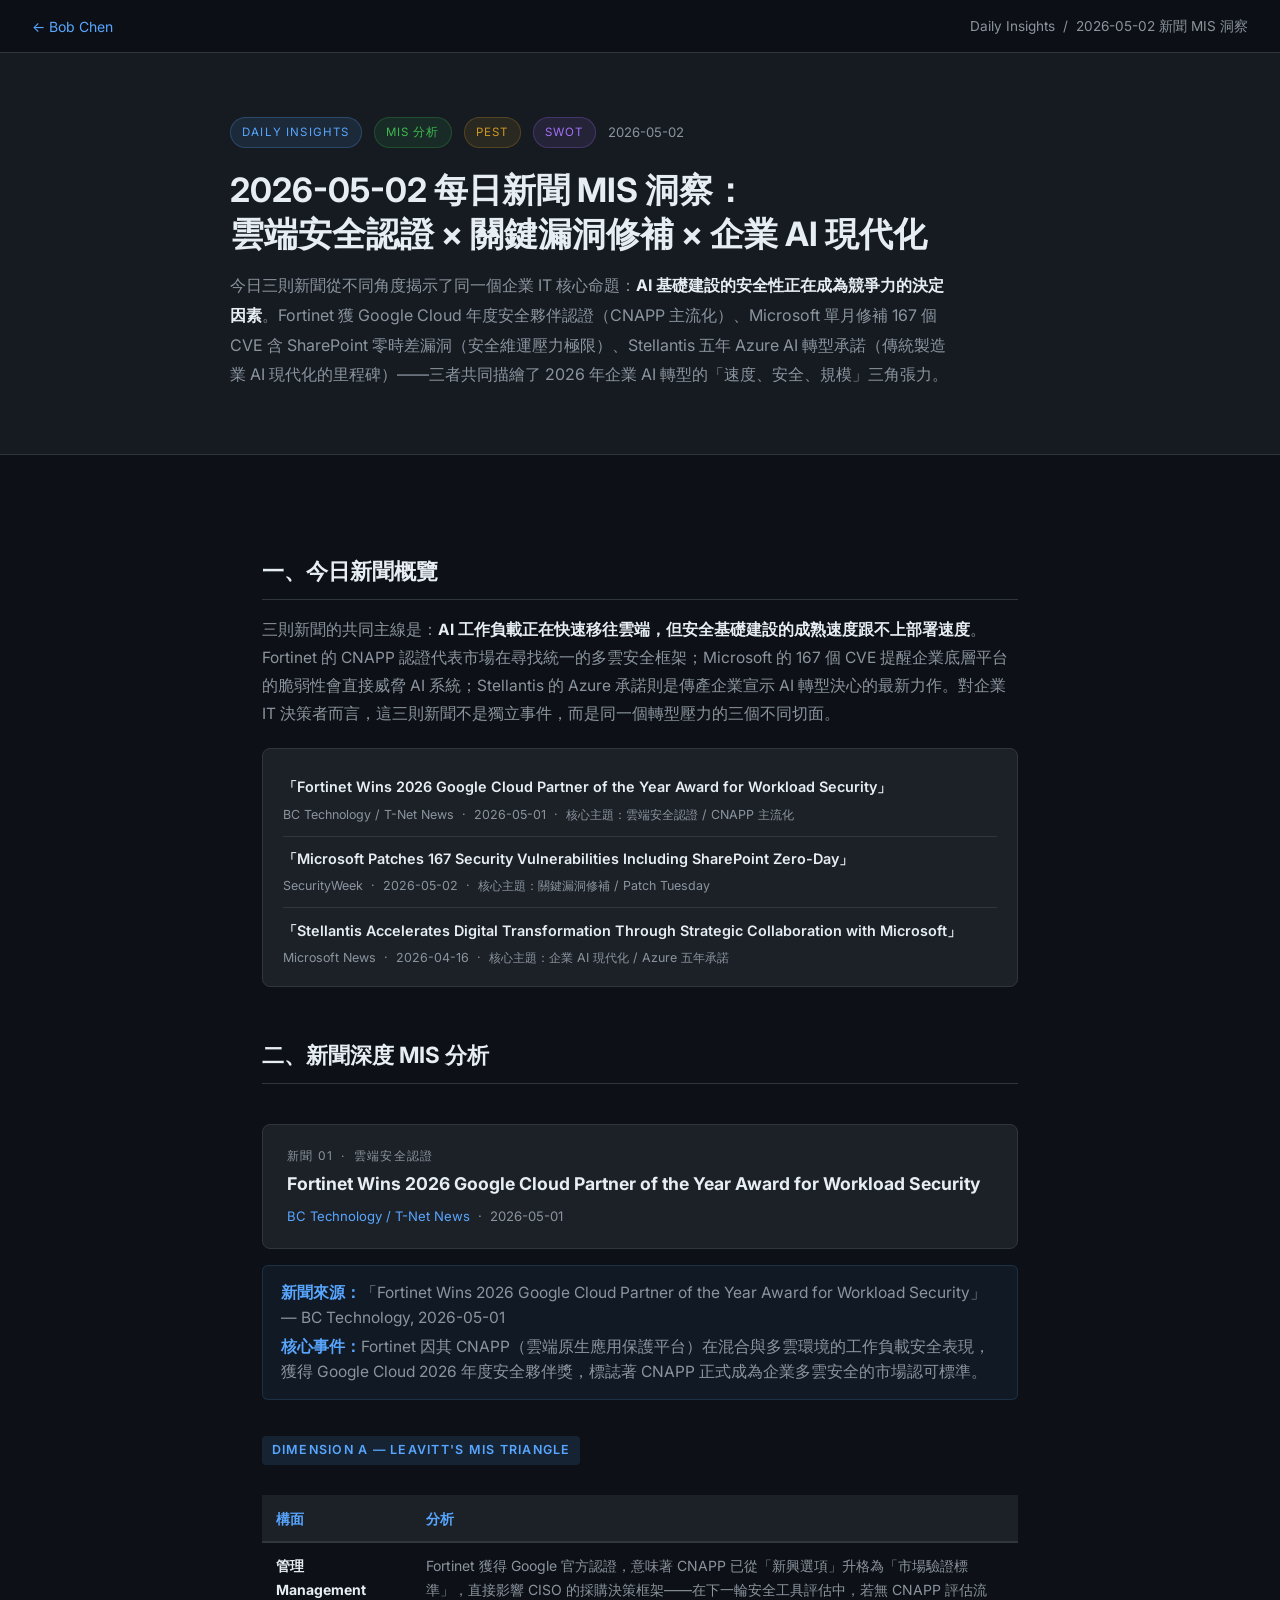
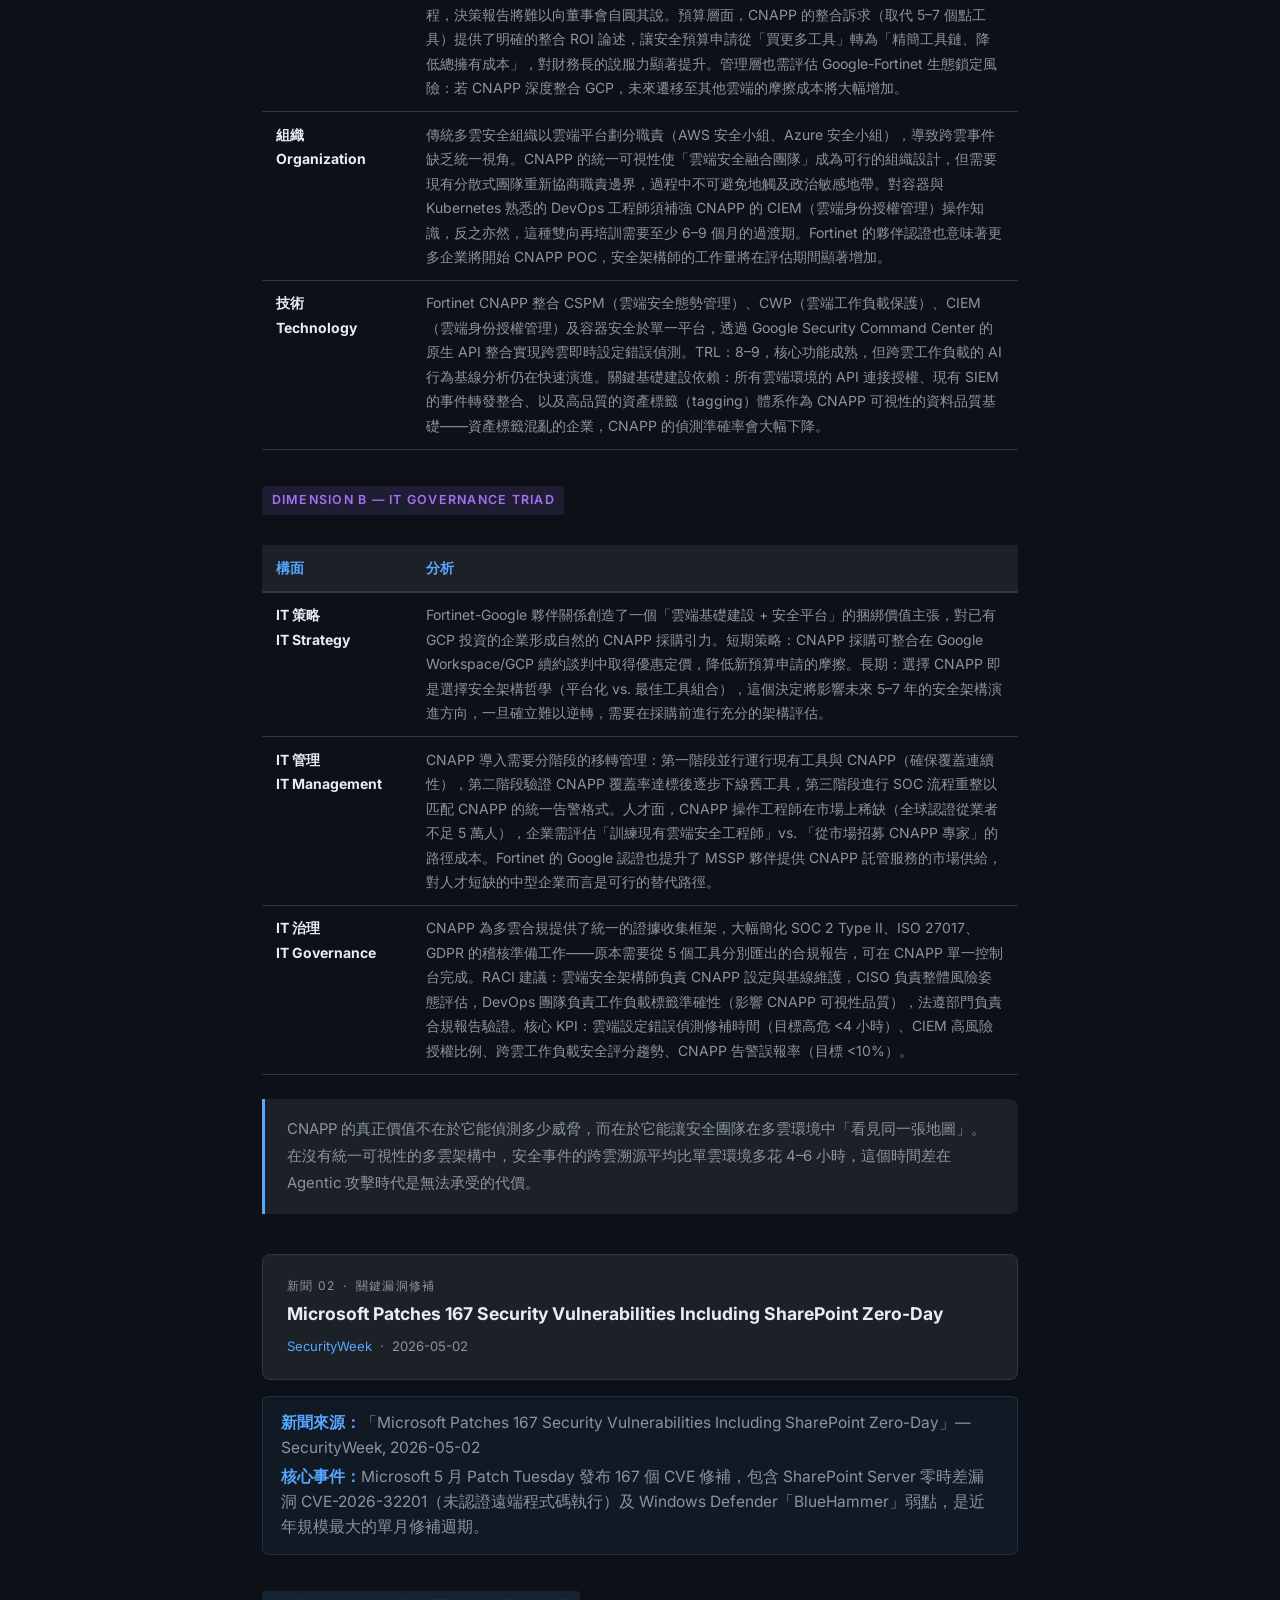
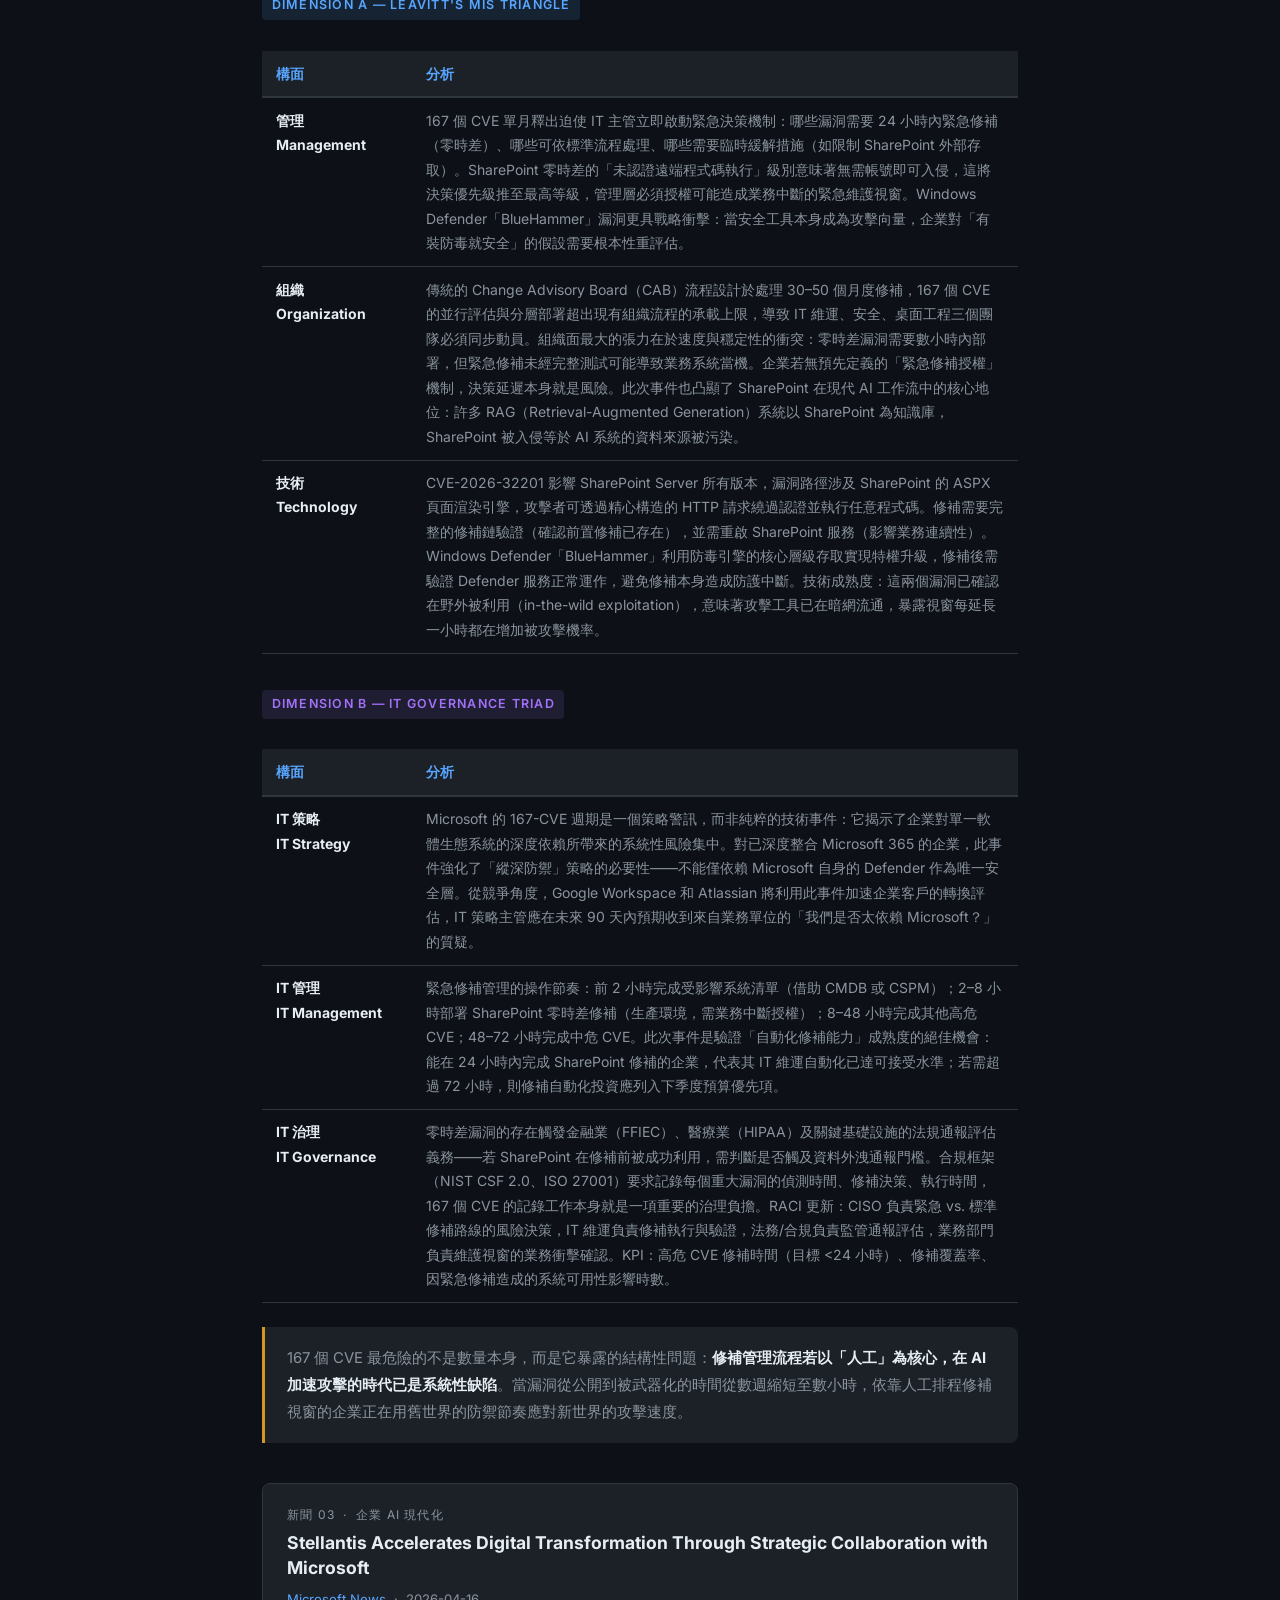
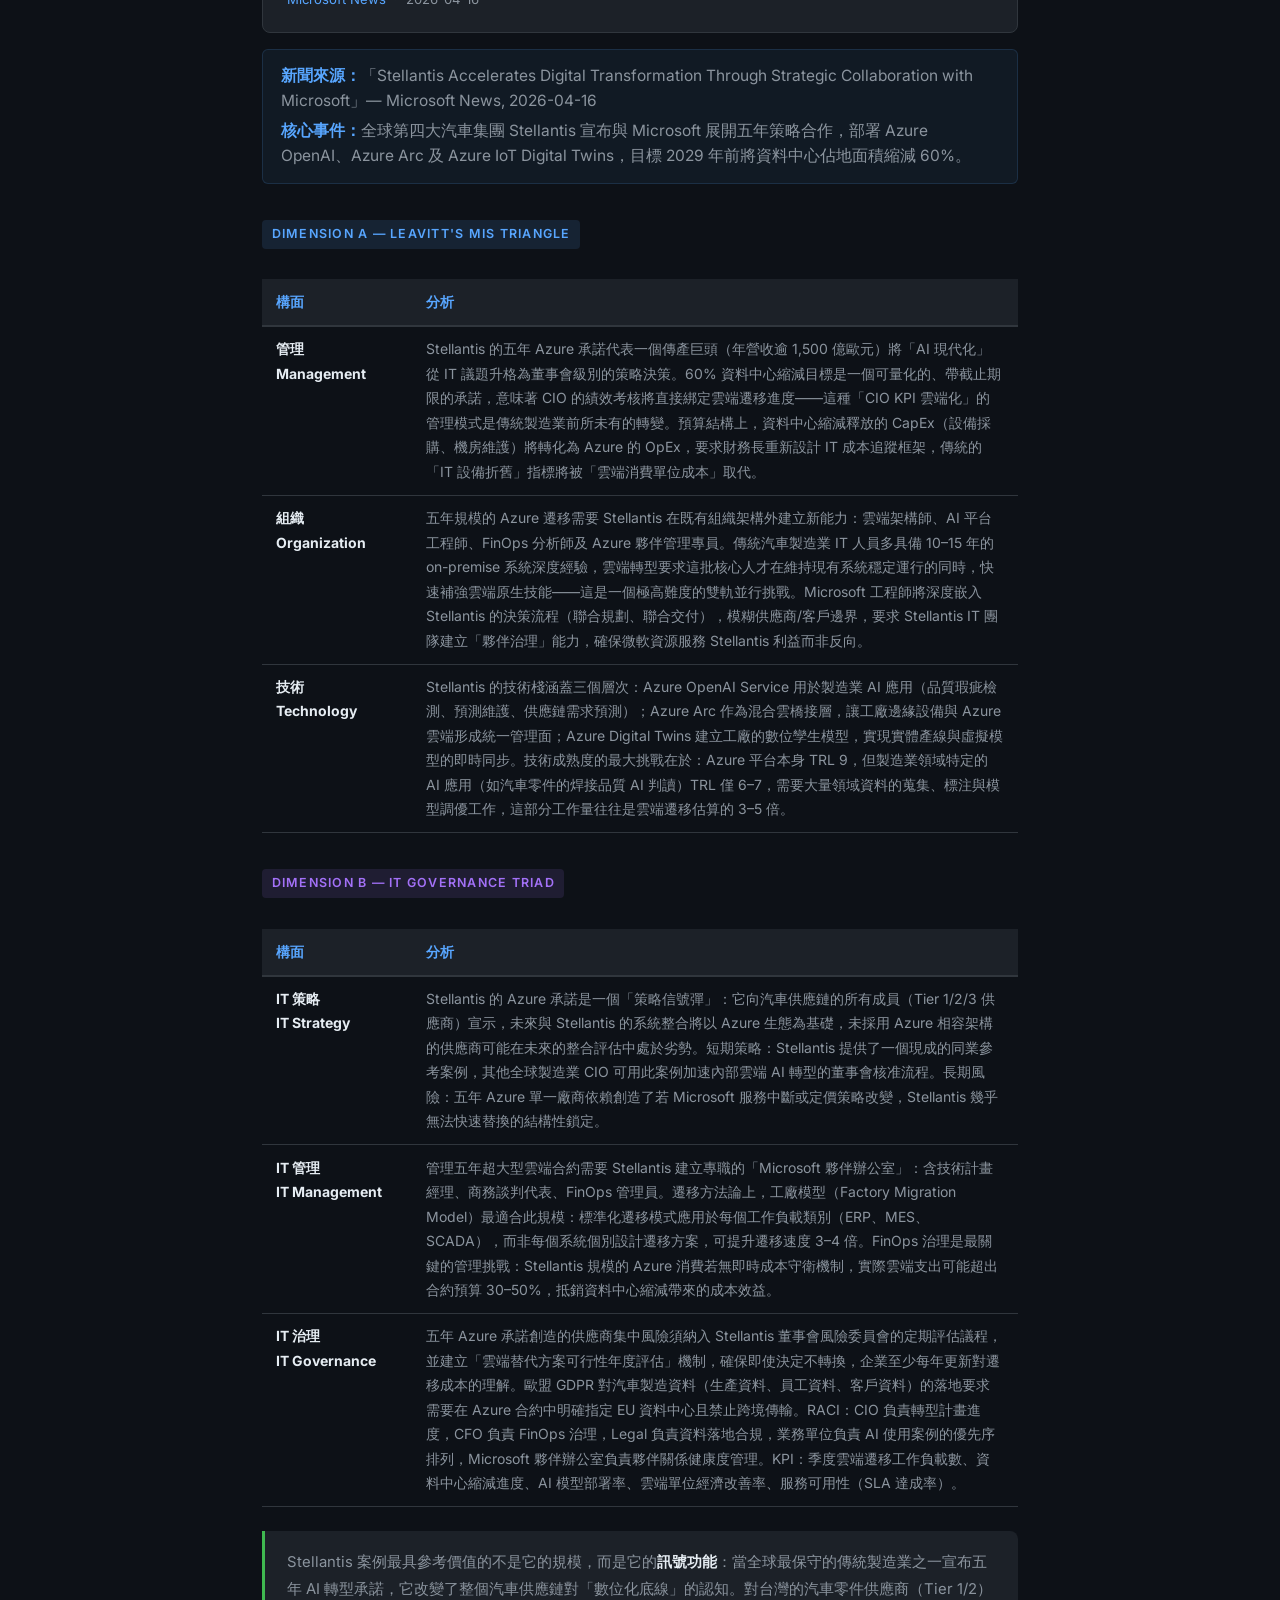
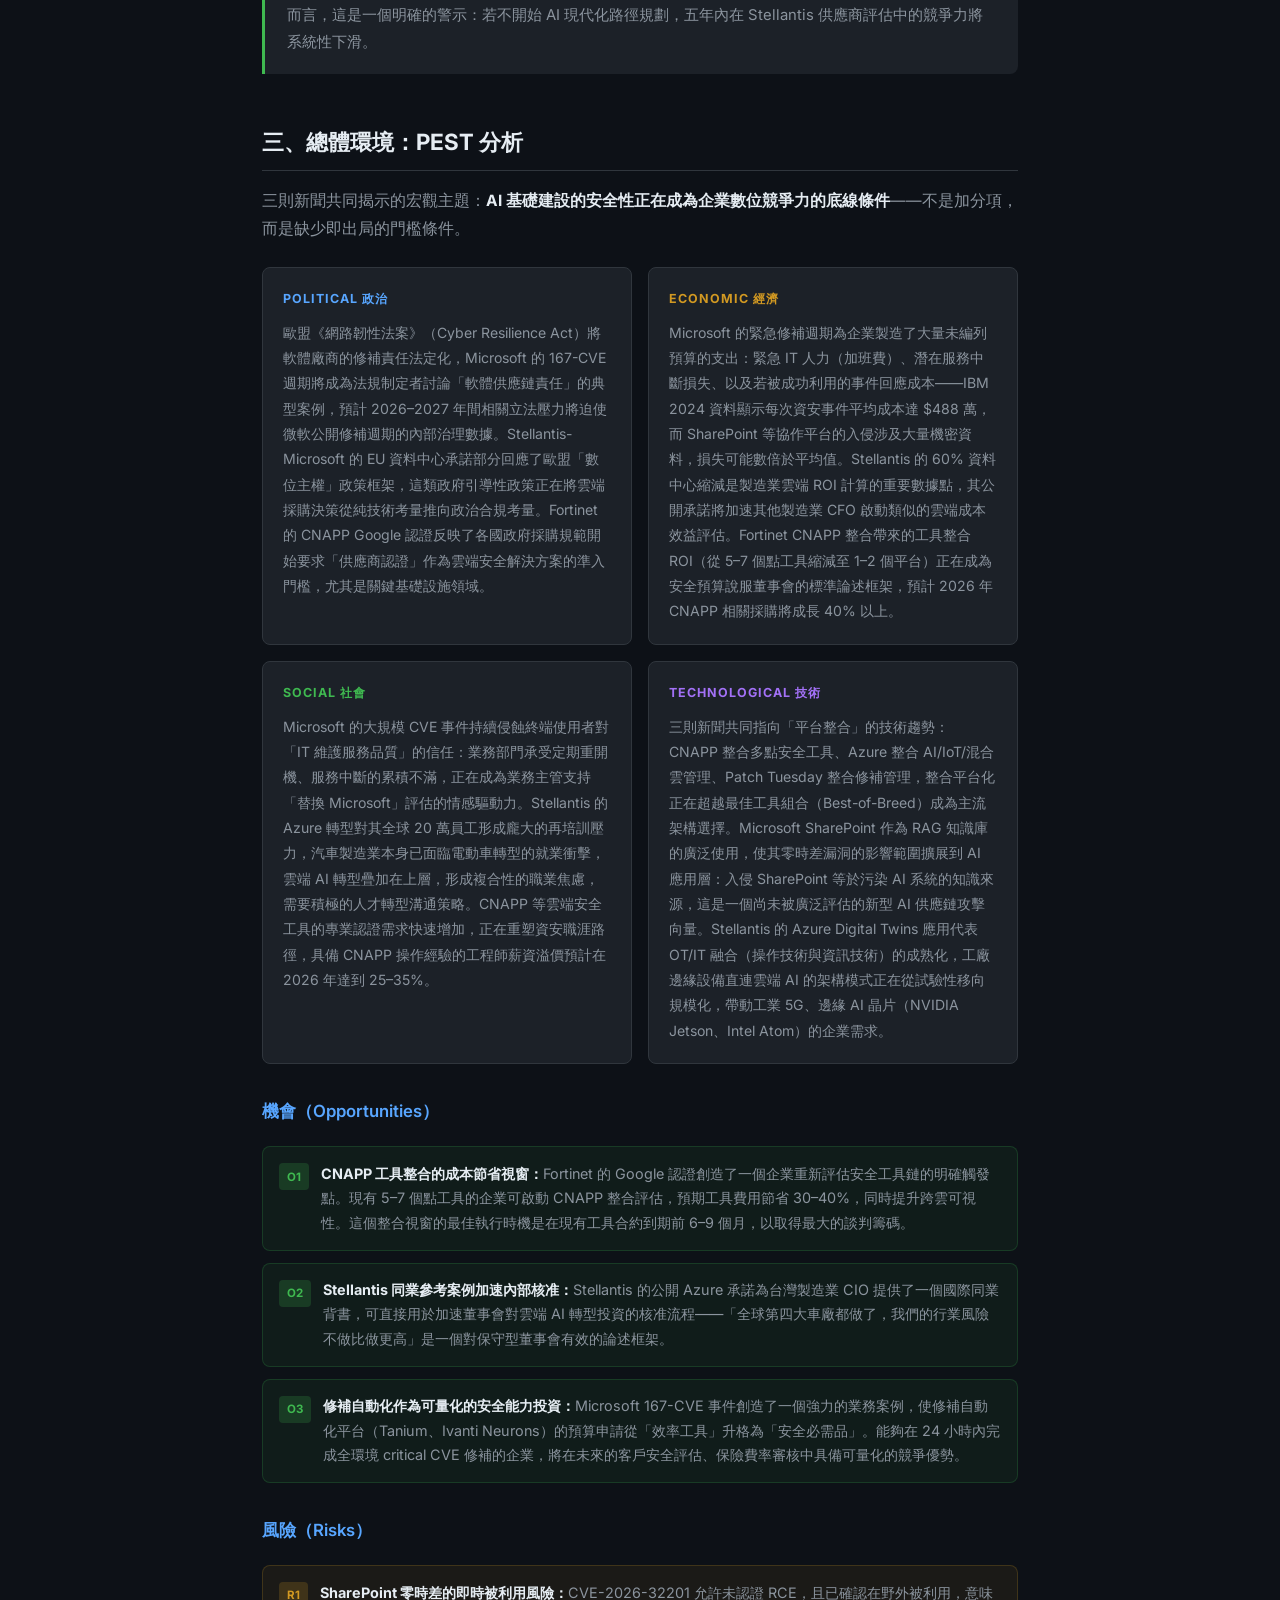
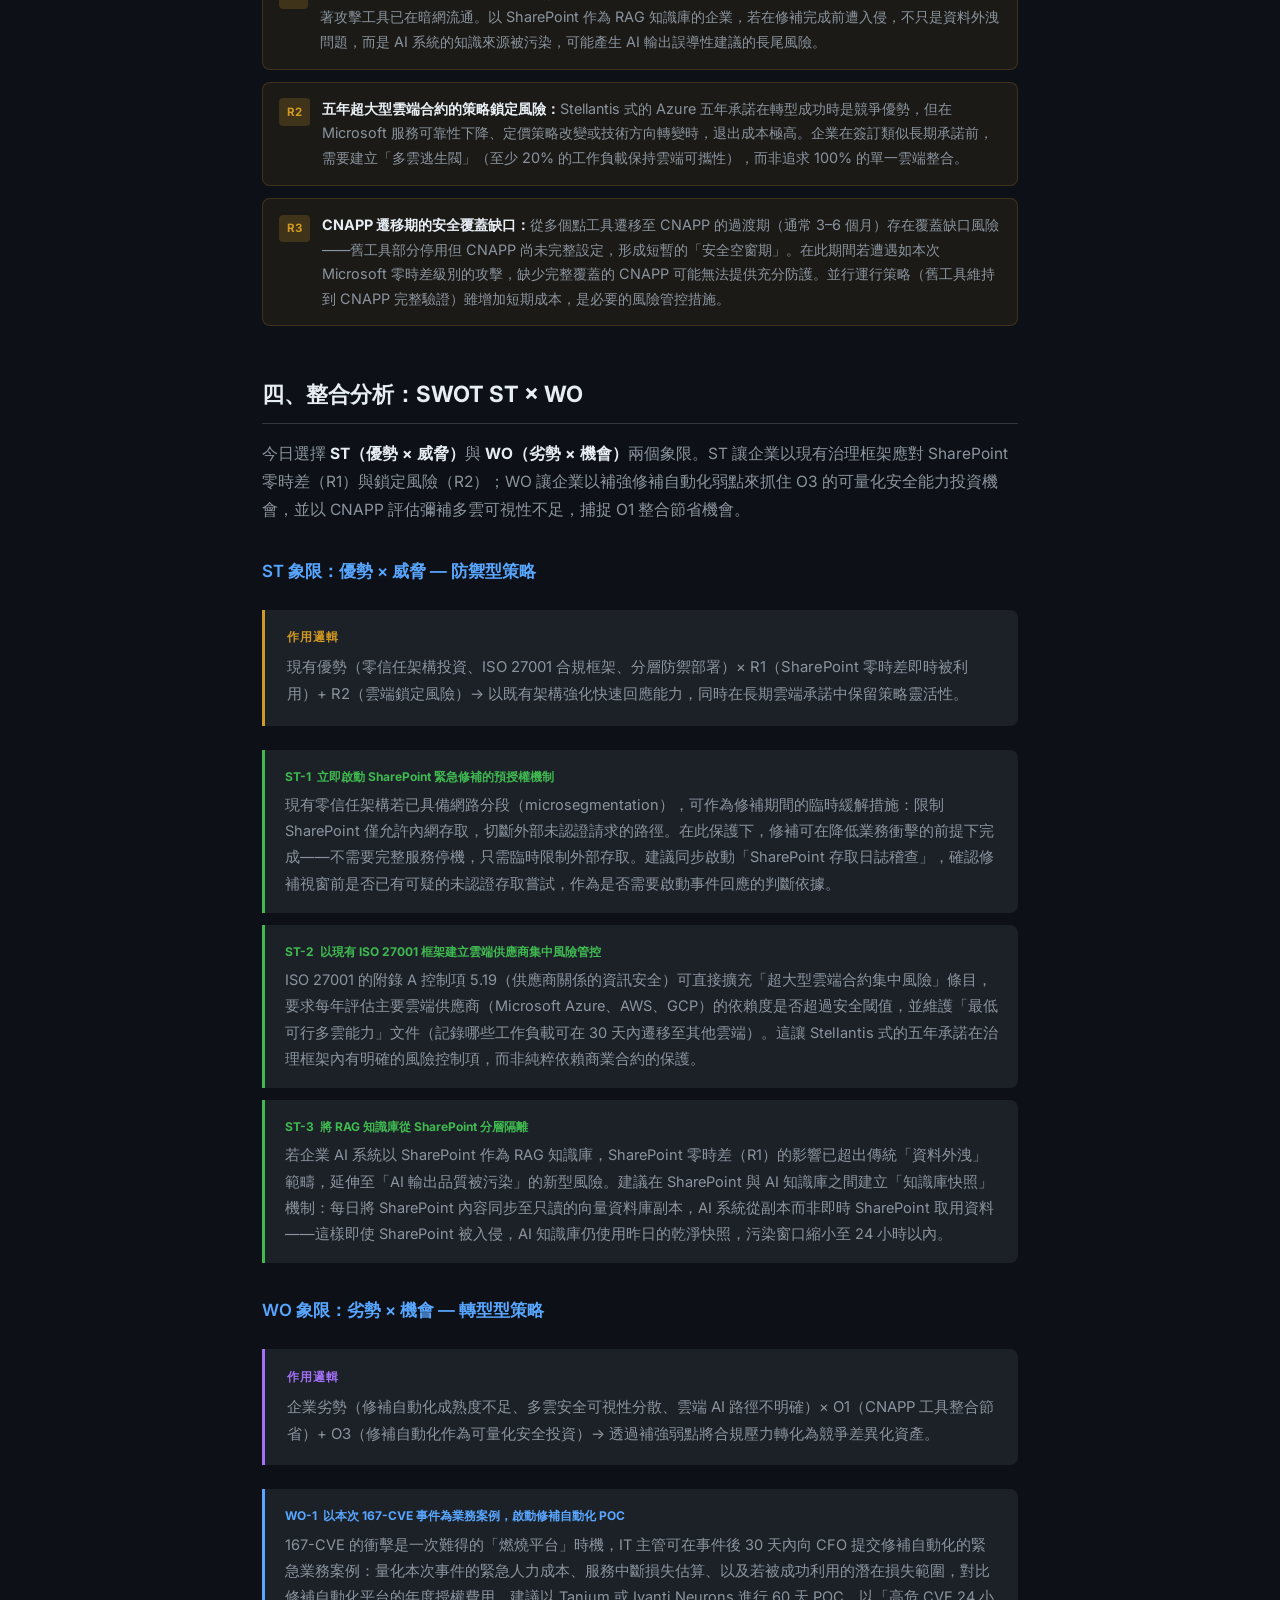
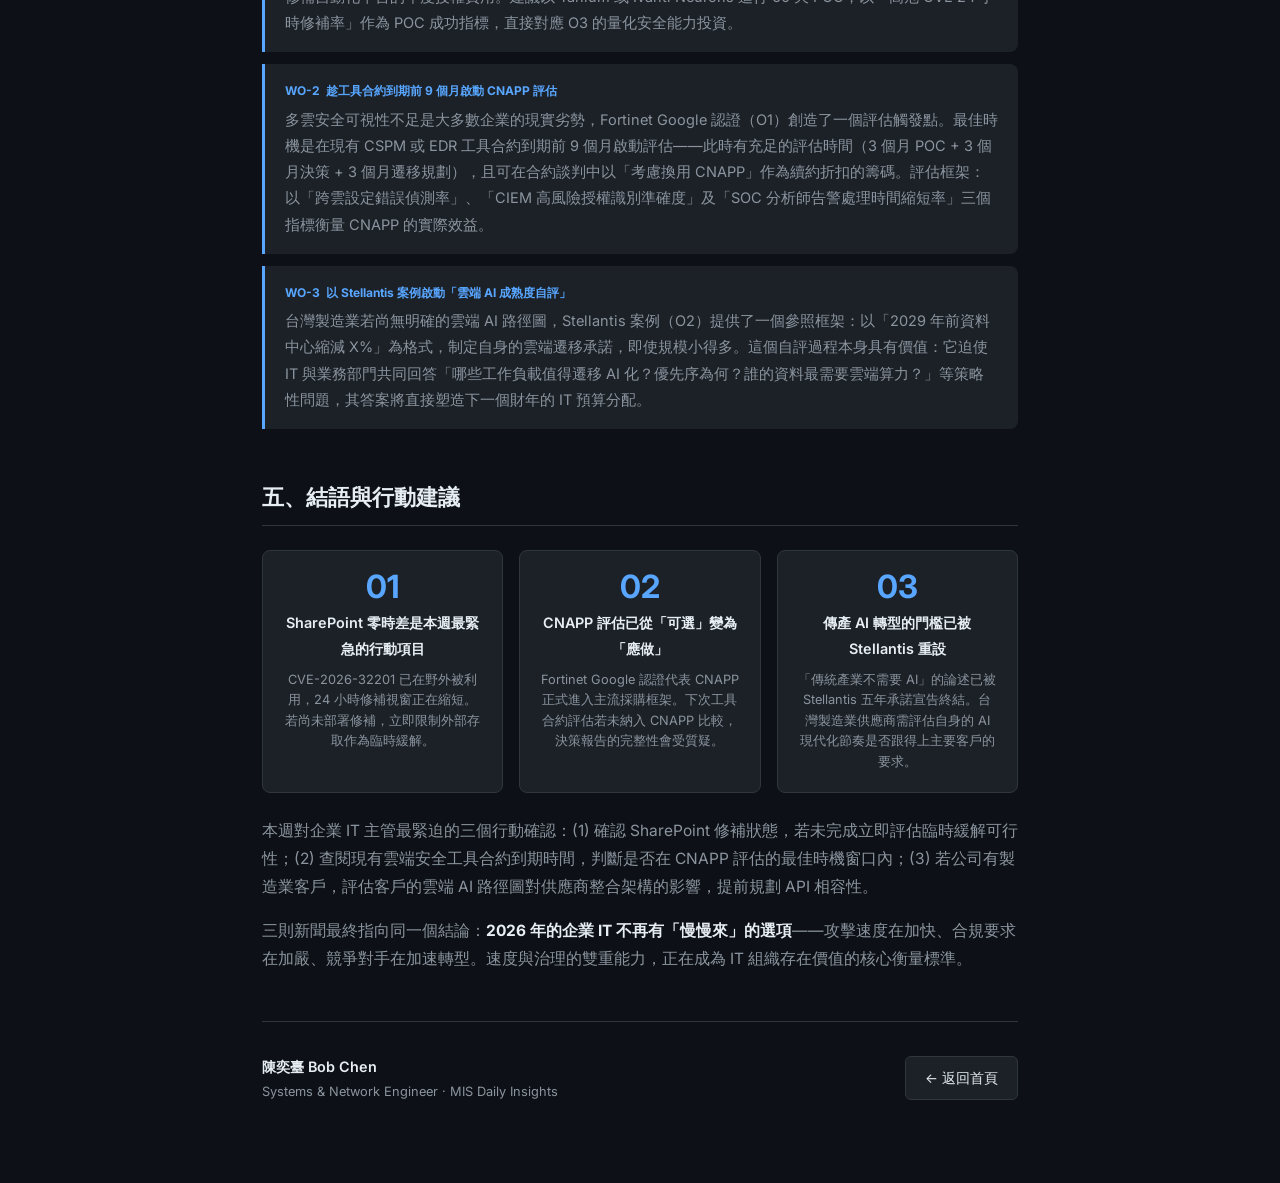
<file: analysis-2026-05-02.html>
<!DOCTYPE html>
<html lang="zh-TW">
<head>
<meta charset="UTF-8">
<meta name="viewport" content="width=device-width, initial-scale=1.0">
<title>2026-05-02 每日新聞 MIS 洞察 | Bob Chen</title>
<link rel="preconnect" href="https://fonts.googleapis.com">
<link rel="preconnect" href="https://fonts.gstatic.com" crossorigin>
<link href="https://fonts.googleapis.com/css2?family=Inter:wght@300;400;500;600;700&display=swap" rel="stylesheet">
<style>
:root {
  --bg: #0d1117; --bg2: #161b22; --card: #1c2128; --border: #30363d;
  --accent: #58a6ff; --green: #3fb950; --orange: #d29922; --purple: #a371f7;
  --text: #e6edf3; --muted: #8b949e; --font: 'Inter', -apple-system, sans-serif;
}
* { margin:0; padding:0; box-sizing:border-box; }
html { scroll-behavior:smooth; }
body { background:var(--bg); color:var(--text); font-family:var(--font); line-height:1.8; }
.topbar {
  position:sticky; top:0; z-index:99;
  background:rgba(13,17,23,.9); backdrop-filter:blur(12px);
  border-bottom:1px solid var(--border);
  padding:.85rem 2rem; display:flex; align-items:center; justify-content:space-between;
}
.topbar a { color:var(--accent); text-decoration:none; font-size:.875rem; }
.topbar .title { color:var(--muted); font-size:.85rem; }
.hero { background:var(--bg2); border-bottom:1px solid var(--border); padding:4rem 2rem 3rem; }
.hero-inner { max-width:820px; margin:0 auto; }
.hero-meta { display:flex; gap:.75rem; align-items:center; margin-bottom:1.25rem; flex-wrap:wrap; }
.tag {
  font-size:.72rem; text-transform:uppercase; letter-spacing:.1em;
  padding:.25rem .7rem; border-radius:20px;
  background:rgba(88,166,255,.1); color:var(--accent); border:1px solid rgba(88,166,255,.25);
}
.tag.green { background:rgba(63,185,80,.1); color:var(--green); border-color:rgba(63,185,80,.25); }
.tag.orange { background:rgba(210,153,34,.1); color:var(--orange); border-color:rgba(210,153,34,.25); }
.tag.purple { background:rgba(163,113,247,.1); color:var(--purple); border-color:rgba(163,113,247,.25); }
.date { font-size:.82rem; color:var(--muted); }
.hero h1 { font-size:clamp(1.4rem,3.2vw,2.1rem); font-weight:700; line-height:1.3; margin-bottom:1rem; }
.hero .lead { font-size:1rem; color:var(--muted); line-height:1.85; max-width:720px; }
.article { max-width:820px; margin:0 auto; padding:3rem 2rem 5rem; }
h2 { font-size:1.4rem; font-weight:700; margin:3rem 0 1rem; padding-bottom:.5rem; border-bottom:1px solid var(--border); }
h3 { font-size:1.05rem; font-weight:600; color:var(--accent); margin:2rem 0 .75rem; }
p { color:var(--muted); margin-bottom:1rem; font-size:.97rem; }
strong { color:var(--text); }
ul { padding-left:1.5rem; margin-bottom:1rem; }
li { color:var(--muted); font-size:.95rem; margin-bottom:.4rem; line-height:1.75; }
.callout {
  background:var(--card); border-left:3px solid var(--accent);
  border-radius:0 8px 8px 0; padding:1.1rem 1.4rem; margin:1.5rem 0;
}
.callout.orange { border-color:var(--orange); }
.callout.green  { border-color:var(--green); }
.callout.purple { border-color:var(--purple); }
.callout p { margin:0; font-size:.93rem; }
.callout .label { font-size:.72rem; text-transform:uppercase; letter-spacing:.08em; font-weight:600; color:var(--accent); margin-bottom:.4rem; }
.callout.orange .label { color:var(--orange); }
.callout.green .label { color:var(--green); }
.callout.purple .label { color:var(--purple); }
table { width:100%; border-collapse:collapse; margin:1.5rem 0; font-size:.875rem; }
th { background:var(--card); color:var(--accent); text-align:left; padding:.65rem .9rem; border-bottom:2px solid var(--border); }
td { padding:.65rem .9rem; border-bottom:1px solid var(--border); color:var(--muted); vertical-align:top; line-height:1.75; }
tr:hover td { background:rgba(255,255,255,.02); }
td strong { color:var(--text); }
td:first-child { white-space:nowrap; min-width:150px; }
.news-header { background:var(--card); border:1px solid var(--border); border-radius:8px; padding:1.25rem 1.5rem; margin:2.5rem 0 1rem; }
.news-num { font-size:.75rem; text-transform:uppercase; letter-spacing:.1em; color:var(--muted); margin-bottom:.35rem; }
.news-title { font-size:1.1rem; font-weight:700; margin-bottom:.5rem; line-height:1.4; }
.news-source { font-size:.82rem; color:var(--muted); }
.news-source span { color:var(--accent); }
.news-cite { background:rgba(88,166,255,.06); border:1px solid rgba(88,166,255,.15); border-radius:6px; padding:.9rem 1.1rem; margin:1rem 0 1.5rem; font-size:.88rem; }
.news-cite p { margin:0 0 .3rem; line-height:1.6; }
.news-cite p:last-child { margin:0; }
.news-cite strong { color:var(--accent); }
.dim-label { font-size:.78rem; text-transform:uppercase; letter-spacing:.1em; font-weight:600; padding:.2rem .6rem; border-radius:4px; margin:.75rem 0 .4rem; display:inline-block; }
.dim-a { background:rgba(88,166,255,.12); color:var(--accent); }
.dim-b { background:rgba(163,113,247,.12); color:var(--purple); }
.pest-grid { display:grid; grid-template-columns:1fr 1fr; gap:1rem; margin:1.5rem 0; }
.pest-card { background:var(--card); border:1px solid var(--border); border-radius:8px; padding:1.25rem; }
.pest-label { font-size:.78rem; font-weight:700; text-transform:uppercase; letter-spacing:.08em; margin-bottom:.6rem; }
.pest-card p { font-size:.88rem; margin-bottom:.5rem; }
.pest-card p:last-child { margin:0; }
.opp-list, .risk-list { display:grid; gap:.75rem; margin:1.25rem 0; }
.opp-item, .risk-item { display:flex; gap:.75rem; align-items:flex-start; padding:.9rem 1rem; border-radius:8px; }
.opp-item { background:rgba(63,185,80,.07); border:1px solid rgba(63,185,80,.2); }
.risk-item { background:rgba(210,153,34,.07); border:1px solid rgba(210,153,34,.2); }
.opp-badge, .risk-badge { font-size:.72rem; font-weight:700; padding:.2rem .5rem; border-radius:4px; white-space:nowrap; margin-top:.1rem; flex-shrink:0; }
.opp-badge { background:rgba(63,185,80,.2); color:var(--green); }
.risk-badge { background:rgba(210,153,34,.2); color:var(--orange); }
.opp-item p, .risk-item p { margin:0; font-size:.9rem; line-height:1.7; }
.rec-card { background:var(--card); border-left:3px solid var(--accent); border-radius:0 8px 8px 0; padding:1rem 1.25rem; margin:.75rem 0; }
.rec-card.st { border-color:var(--green); }
.rec-num { font-size:.75rem; font-weight:700; color:var(--accent); margin-bottom:.3rem; }
.rec-card.st .rec-num { color:var(--green); }
.rec-card p { margin:0; font-size:.91rem; }
.news-list { background:var(--card); border:1px solid var(--border); border-radius:8px; padding:1rem 1.25rem; margin:1.25rem 0; }
.news-list-item { padding:.6rem 0; border-bottom:1px solid var(--border); }
.news-list-item:last-child { border-bottom:none; padding-bottom:0; }
.news-list-item .nl-head { font-size:.9rem; font-weight:600; color:var(--text); margin-bottom:.2rem; }
.news-list-item .nl-meta { font-size:.78rem; color:var(--muted); }
.takeaway-grid { display:grid; grid-template-columns:repeat(3,1fr); gap:1rem; margin:1.5rem 0; }
.takeaway-card { background:var(--card); border:1px solid var(--border); border-radius:8px; padding:1.25rem; text-align:center; }
.takeaway-num { font-size:2rem; font-weight:700; color:var(--accent); line-height:1; }
.takeaway-title { font-size:.9rem; font-weight:600; margin:.4rem 0 .5rem; }
.takeaway-card p { font-size:.8rem; color:var(--muted); margin:0; line-height:1.6; }
.article-footer { border-top:1px solid var(--border); padding-top:2rem; margin-top:3rem; display:flex; justify-content:space-between; align-items:center; flex-wrap:wrap; gap:1rem; }
.author-info .name { font-weight:600; font-size:.9rem; }
.author-info .role { font-size:.8rem; color:var(--muted); }
.back-btn { background:var(--card); border:1px solid var(--border); color:var(--text); padding:.55rem 1.2rem; border-radius:6px; text-decoration:none; font-size:.85rem; transition:border-color .2s; }
.back-btn:hover { border-color:var(--accent); color:var(--accent); }
@media(max-width:640px) {
  .pest-grid, .takeaway-grid { grid-template-columns:1fr; }
  .hero, .article { padding-left:1.25rem; padding-right:1.25rem; }
  td:first-child { white-space:normal; min-width:unset; }
}
</style>
</head>
<body>

<div class="topbar">
  <a href="index.html">← Bob Chen</a>
  <span class="title">Daily Insights &nbsp;/&nbsp; 2026-05-02 新聞 MIS 洞察</span>
</div>

<header class="hero">
  <div class="hero-inner">
    <div class="hero-meta">
      <span class="tag">Daily Insights</span>
      <span class="tag green">MIS 分析</span>
      <span class="tag orange">PEST</span>
      <span class="tag purple">SWOT</span>
      <span class="date">2026-05-02</span>
    </div>
    <h1>2026-05-02 每日新聞 MIS 洞察：<br>雲端安全認證 × 關鍵漏洞修補 × 企業 AI 現代化</h1>
    <p class="lead">今日三則新聞從不同角度揭示了同一個企業 IT 核心命題：<strong>AI 基礎建設的安全性正在成為競爭力的決定因素</strong>。Fortinet 獲 Google Cloud 年度安全夥伴認證（CNAPP 主流化）、Microsoft 單月修補 167 個 CVE 含 SharePoint 零時差漏洞（安全維運壓力極限）、Stellantis 五年 Azure AI 轉型承諾（傳統製造業 AI 現代化的里程碑）——三者共同描繪了 2026 年企業 AI 轉型的「速度、安全、規模」三角張力。</p>
  </div>
</header>

<article class="article">

  <h2>一、今日新聞概覽</h2>

  <p>三則新聞的共同主線是：<strong>AI 工作負載正在快速移往雲端，但安全基礎建設的成熟速度跟不上部署速度</strong>。Fortinet 的 CNAPP 認證代表市場在尋找統一的多雲安全框架；Microsoft 的 167 個 CVE 提醒企業底層平台的脆弱性會直接威脅 AI 系統；Stellantis 的 Azure 承諾則是傳產企業宣示 AI 轉型決心的最新力作。對企業 IT 決策者而言，這三則新聞不是獨立事件，而是同一個轉型壓力的三個不同切面。</p>

  <div class="news-list">
    <div class="news-list-item">
      <div class="nl-head">「Fortinet Wins 2026 Google Cloud Partner of the Year Award for Workload Security」</div>
      <div class="nl-meta">BC Technology / T-Net News &nbsp;·&nbsp; 2026-05-01 &nbsp;·&nbsp; 核心主題：雲端安全認證 / CNAPP 主流化</div>
    </div>
    <div class="news-list-item">
      <div class="nl-head">「Microsoft Patches 167 Security Vulnerabilities Including SharePoint Zero-Day」</div>
      <div class="nl-meta">SecurityWeek &nbsp;·&nbsp; 2026-05-02 &nbsp;·&nbsp; 核心主題：關鍵漏洞修補 / Patch Tuesday</div>
    </div>
    <div class="news-list-item">
      <div class="nl-head">「Stellantis Accelerates Digital Transformation Through Strategic Collaboration with Microsoft」</div>
      <div class="nl-meta">Microsoft News &nbsp;·&nbsp; 2026-04-16 &nbsp;·&nbsp; 核心主題：企業 AI 現代化 / Azure 五年承諾</div>
    </div>
  </div>

  <h2>二、新聞深度 MIS 分析</h2>

  <!-- ══ 新聞一 ══ -->
  <div class="news-header">
    <div class="news-num">新聞 01 &nbsp;·&nbsp; 雲端安全認證</div>
    <div class="news-title">Fortinet Wins 2026 Google Cloud Partner of the Year Award for Workload Security</div>
    <div class="news-source"><span>BC Technology / T-Net News</span> &nbsp;·&nbsp; 2026-05-01</div>
  </div>

  <div class="news-cite">
    <p><strong>新聞來源：</strong>「Fortinet Wins 2026 Google Cloud Partner of the Year Award for Workload Security」— BC Technology, 2026-05-01</p>
    <p><strong>核心事件：</strong>Fortinet 因其 CNAPP（雲端原生應用保護平台）在混合與多雲環境的工作負載安全表現，獲得 Google Cloud 2026 年度安全夥伴獎，標誌著 CNAPP 正式成為企業多雲安全的市場認可標準。</p>
  </div>

  <div class="dim-label dim-a">Dimension A — Leavitt's MIS Triangle</div>
  <table>
    <thead><tr><th>構面</th><th>分析</th></tr></thead>
    <tbody>
      <tr>
        <td><strong>管理<br>Management</strong></td>
        <td>Fortinet 獲得 Google 官方認證，意味著 CNAPP 已從「新興選項」升格為「市場驗證標準」，直接影響 CISO 的採購決策框架——在下一輪安全工具評估中，若無 CNAPP 評估流程，決策報告將難以向董事會自圓其說。預算層面，CNAPP 的整合訴求（取代 5–7 個點工具）提供了明確的整合 ROI 論述，讓安全預算申請從「買更多工具」轉為「精簡工具鏈、降低總擁有成本」，對財務長的說服力顯著提升。管理層也需評估 Google-Fortinet 生態鎖定風險：若 CNAPP 深度整合 GCP，未來遷移至其他雲端的摩擦成本將大幅增加。</td>
      </tr>
      <tr>
        <td><strong>組織<br>Organization</strong></td>
        <td>傳統多雲安全組織以雲端平台劃分職責（AWS 安全小組、Azure 安全小組），導致跨雲事件缺乏統一視角。CNAPP 的統一可視性使「雲端安全融合團隊」成為可行的組織設計，但需要現有分散式團隊重新協商職責邊界，過程中不可避免地觸及政治敏感地帶。對容器與 Kubernetes 熟悉的 DevOps 工程師須補強 CNAPP 的 CIEM（雲端身份授權管理）操作知識，反之亦然，這種雙向再培訓需要至少 6–9 個月的過渡期。Fortinet 的夥伴認證也意味著更多企業將開始 CNAPP POC，安全架構師的工作量將在評估期間顯著增加。</td>
      </tr>
      <tr>
        <td><strong>技術<br>Technology</strong></td>
        <td>Fortinet CNAPP 整合 CSPM（雲端安全態勢管理）、CWP（雲端工作負載保護）、CIEM（雲端身份授權管理）及容器安全於單一平台，透過 Google Security Command Center 的原生 API 整合實現跨雲即時設定錯誤偵測。TRL：8–9，核心功能成熟，但跨雲工作負載的 AI 行為基線分析仍在快速演進。關鍵基礎建設依賴：所有雲端環境的 API 連接授權、現有 SIEM 的事件轉發整合、以及高品質的資產標籤（tagging）體系作為 CNAPP 可視性的資料品質基礎——資產標籤混亂的企業，CNAPP 的偵測準確率會大幅下降。</td>
      </tr>
    </tbody>
  </table>

  <div class="dim-label dim-b">Dimension B — IT Governance Triad</div>
  <table>
    <thead><tr><th>構面</th><th>分析</th></tr></thead>
    <tbody>
      <tr>
        <td><strong>IT 策略<br>IT Strategy</strong></td>
        <td>Fortinet-Google 夥伴關係創造了一個「雲端基礎建設 + 安全平台」的捆綁價值主張，對已有 GCP 投資的企業形成自然的 CNAPP 採購引力。短期策略：CNAPP 採購可整合在 Google Workspace/GCP 續約談判中取得優惠定價，降低新預算申請的摩擦。長期：選擇 CNAPP 即是選擇安全架構哲學（平台化 vs. 最佳工具組合），這個決定將影響未來 5–7 年的安全架構演進方向，一旦確立難以逆轉，需要在採購前進行充分的架構評估。</td>
      </tr>
      <tr>
        <td><strong>IT 管理<br>IT Management</strong></td>
        <td>CNAPP 導入需要分階段的移轉管理：第一階段並行運行現有工具與 CNAPP（確保覆蓋連續性），第二階段驗證 CNAPP 覆蓋率達標後逐步下線舊工具，第三階段進行 SOC 流程重整以匹配 CNAPP 的統一告警格式。人才面，CNAPP 操作工程師在市場上稀缺（全球認證從業者不足 5 萬人），企業需評估「訓練現有雲端安全工程師」vs. 「從市場招募 CNAPP 專家」的路徑成本。Fortinet 的 Google 認證也提升了 MSSP 夥伴提供 CNAPP 託管服務的市場供給，對人才短缺的中型企業而言是可行的替代路徑。</td>
      </tr>
      <tr>
        <td><strong>IT 治理<br>IT Governance</strong></td>
        <td>CNAPP 為多雲合規提供了統一的證據收集框架，大幅簡化 SOC 2 Type II、ISO 27017、GDPR 的稽核準備工作——原本需要從 5 個工具分別匯出的合規報告，可在 CNAPP 單一控制台完成。RACI 建議：雲端安全架構師負責 CNAPP 設定與基線維護，CISO 負責整體風險姿態評估，DevOps 團隊負責工作負載標籤準確性（影響 CNAPP 可視性品質），法遵部門負責合規報告驗證。核心 KPI：雲端設定錯誤偵測修補時間（目標高危 &lt;4 小時）、CIEM 高風險授權比例、跨雲工作負載安全評分趨勢、CNAPP 告警誤報率（目標 &lt;10%）。</td>
      </tr>
    </tbody>
  </table>

  <div class="callout">
    <p>CNAPP 的真正價值不在於它能偵測多少威脅，而在於它能讓安全團隊在多雲環境中「看見同一張地圖」。在沒有統一可視性的多雲架構中，安全事件的跨雲溯源平均比單雲環境多花 4–6 小時，這個時間差在 Agentic 攻擊時代是無法承受的代價。</p>
  </div>

  <!-- ══ 新聞二 ══ -->
  <div class="news-header">
    <div class="news-num">新聞 02 &nbsp;·&nbsp; 關鍵漏洞修補</div>
    <div class="news-title">Microsoft Patches 167 Security Vulnerabilities Including SharePoint Zero-Day</div>
    <div class="news-source"><span>SecurityWeek</span> &nbsp;·&nbsp; 2026-05-02</div>
  </div>

  <div class="news-cite">
    <p><strong>新聞來源：</strong>「Microsoft Patches 167 Security Vulnerabilities Including SharePoint Zero-Day」— SecurityWeek, 2026-05-02</p>
    <p><strong>核心事件：</strong>Microsoft 5 月 Patch Tuesday 發布 167 個 CVE 修補，包含 SharePoint Server 零時差漏洞 CVE-2026-32201（未認證遠端程式碼執行）及 Windows Defender「BlueHammer」弱點，是近年規模最大的單月修補週期。</p>
  </div>

  <div class="dim-label dim-a">Dimension A — Leavitt's MIS Triangle</div>
  <table>
    <thead><tr><th>構面</th><th>分析</th></tr></thead>
    <tbody>
      <tr>
        <td><strong>管理<br>Management</strong></td>
        <td>167 個 CVE 單月釋出迫使 IT 主管立即啟動緊急決策機制：哪些漏洞需要 24 小時內緊急修補（零時差）、哪些可依標準流程處理、哪些需要臨時緩解措施（如限制 SharePoint 外部存取）。SharePoint 零時差的「未認證遠端程式碼執行」級別意味著無需帳號即可入侵，這將決策優先級推至最高等級，管理層必須授權可能造成業務中斷的緊急維護視窗。Windows Defender「BlueHammer」漏洞更具戰略衝擊：當安全工具本身成為攻擊向量，企業對「有裝防毒就安全」的假設需要根本性重評估。</td>
      </tr>
      <tr>
        <td><strong>組織<br>Organization</strong></td>
        <td>傳統的 Change Advisory Board（CAB）流程設計於處理 30–50 個月度修補，167 個 CVE 的並行評估與分層部署超出現有組織流程的承載上限，導致 IT 維運、安全、桌面工程三個團隊必須同步動員。組織面最大的張力在於速度與穩定性的衝突：零時差漏洞需要數小時內部署，但緊急修補未經完整測試可能導致業務系統當機。企業若無預先定義的「緊急修補授權」機制，決策延遲本身就是風險。此次事件也凸顯了 SharePoint 在現代 AI 工作流中的核心地位：許多 RAG（Retrieval-Augmented Generation）系統以 SharePoint 為知識庫，SharePoint 被入侵等於 AI 系統的資料來源被污染。</td>
      </tr>
      <tr>
        <td><strong>技術<br>Technology</strong></td>
        <td>CVE-2026-32201 影響 SharePoint Server 所有版本，漏洞路徑涉及 SharePoint 的 ASPX 頁面渲染引擎，攻擊者可透過精心構造的 HTTP 請求繞過認證並執行任意程式碼。修補需要完整的修補鏈驗證（確認前置修補已存在），並需重啟 SharePoint 服務（影響業務連續性）。Windows Defender「BlueHammer」利用防毒引擎的核心層級存取實現特權升級，修補後需驗證 Defender 服務正常運作，避免修補本身造成防護中斷。技術成熟度：這兩個漏洞已確認在野外被利用（in-the-wild exploitation），意味著攻擊工具已在暗網流通，暴露視窗每延長一小時都在增加被攻擊機率。</td>
      </tr>
    </tbody>
  </table>

  <div class="dim-label dim-b">Dimension B — IT Governance Triad</div>
  <table>
    <thead><tr><th>構面</th><th>分析</th></tr></thead>
    <tbody>
      <tr>
        <td><strong>IT 策略<br>IT Strategy</strong></td>
        <td>Microsoft 的 167-CVE 週期是一個策略警訊，而非純粹的技術事件：它揭示了企業對單一軟體生態系統的深度依賴所帶來的系統性風險集中。對已深度整合 Microsoft 365 的企業，此事件強化了「縱深防禦」策略的必要性——不能僅依賴 Microsoft 自身的 Defender 作為唯一安全層。從競爭角度，Google Workspace 和 Atlassian 將利用此事件加速企業客戶的轉換評估，IT 策略主管應在未來 90 天內預期收到來自業務單位的「我們是否太依賴 Microsoft？」的質疑。</td>
      </tr>
      <tr>
        <td><strong>IT 管理<br>IT Management</strong></td>
        <td>緊急修補管理的操作節奏：前 2 小時完成受影響系統清單（借助 CMDB 或 CSPM）；2–8 小時部署 SharePoint 零時差修補（生產環境，需業務中斷授權）；8–48 小時完成其他高危 CVE；48–72 小時完成中危 CVE。此次事件是驗證「自動化修補能力」成熟度的絕佳機會：能在 24 小時內完成 SharePoint 修補的企業，代表其 IT 維運自動化已達可接受水準；若需超過 72 小時，則修補自動化投資應列入下季度預算優先項。</td>
      </tr>
      <tr>
        <td><strong>IT 治理<br>IT Governance</strong></td>
        <td>零時差漏洞的存在觸發金融業（FFIEC）、醫療業（HIPAA）及關鍵基礎設施的法規通報評估義務——若 SharePoint 在修補前被成功利用，需判斷是否觸及資料外洩通報門檻。合規框架（NIST CSF 2.0、ISO 27001）要求記錄每個重大漏洞的偵測時間、修補決策、執行時間，167 個 CVE 的記錄工作本身就是一項重要的治理負擔。RACI 更新：CISO 負責緊急 vs. 標準修補路線的風險決策，IT 維運負責修補執行與驗證，法務/合規負責監管通報評估，業務部門負責維護視窗的業務衝擊確認。KPI：高危 CVE 修補時間（目標 &lt;24 小時）、修補覆蓋率、因緊急修補造成的系統可用性影響時數。</td>
      </tr>
    </tbody>
  </table>

  <div class="callout orange">
    <p>167 個 CVE 最危險的不是數量本身，而是它暴露的結構性問題：<strong>修補管理流程若以「人工」為核心，在 AI 加速攻擊的時代已是系統性缺陷</strong>。當漏洞從公開到被武器化的時間從數週縮短至數小時，依靠人工排程修補視窗的企業正在用舊世界的防禦節奏應對新世界的攻擊速度。</p>
  </div>

  <!-- ══ 新聞三 ══ -->
  <div class="news-header">
    <div class="news-num">新聞 03 &nbsp;·&nbsp; 企業 AI 現代化</div>
    <div class="news-title">Stellantis Accelerates Digital Transformation Through Strategic Collaboration with Microsoft</div>
    <div class="news-source"><span>Microsoft News</span> &nbsp;·&nbsp; 2026-04-16</div>
  </div>

  <div class="news-cite">
    <p><strong>新聞來源：</strong>「Stellantis Accelerates Digital Transformation Through Strategic Collaboration with Microsoft」— Microsoft News, 2026-04-16</p>
    <p><strong>核心事件：</strong>全球第四大汽車集團 Stellantis 宣布與 Microsoft 展開五年策略合作，部署 Azure OpenAI、Azure Arc 及 Azure IoT Digital Twins，目標 2029 年前將資料中心佔地面積縮減 60%。</p>
  </div>

  <div class="dim-label dim-a">Dimension A — Leavitt's MIS Triangle</div>
  <table>
    <thead><tr><th>構面</th><th>分析</th></tr></thead>
    <tbody>
      <tr>
        <td><strong>管理<br>Management</strong></td>
        <td>Stellantis 的五年 Azure 承諾代表一個傳產巨頭（年營收逾 1,500 億歐元）將「AI 現代化」從 IT 議題升格為董事會級別的策略決策。60% 資料中心縮減目標是一個可量化的、帶截止期限的承諾，意味著 CIO 的績效考核將直接綁定雲端遷移進度——這種「CIO KPI 雲端化」的管理模式是傳統製造業前所未有的轉變。預算結構上，資料中心縮減釋放的 CapEx（設備採購、機房維護）將轉化為 Azure 的 OpEx，要求財務長重新設計 IT 成本追蹤框架，傳統的「IT 設備折舊」指標將被「雲端消費單位成本」取代。</td>
      </tr>
      <tr>
        <td><strong>組織<br>Organization</strong></td>
        <td>五年規模的 Azure 遷移需要 Stellantis 在既有組織架構外建立新能力：雲端架構師、AI 平台工程師、FinOps 分析師及 Azure 夥伴管理專員。傳統汽車製造業 IT 人員多具備 10–15 年的 on-premise 系統深度經驗，雲端轉型要求這批核心人才在維持現有系統穩定運行的同時，快速補強雲端原生技能——這是一個極高難度的雙軌並行挑戰。Microsoft 工程師將深度嵌入 Stellantis 的決策流程（聯合規劃、聯合交付），模糊供應商/客戶邊界，要求 Stellantis IT 團隊建立「夥伴治理」能力，確保微軟資源服務 Stellantis 利益而非反向。</td>
      </tr>
      <tr>
        <td><strong>技術<br>Technology</strong></td>
        <td>Stellantis 的技術棧涵蓋三個層次：Azure OpenAI Service 用於製造業 AI 應用（品質瑕疵檢測、預測維護、供應鏈需求預測）；Azure Arc 作為混合雲橋接層，讓工廠邊緣設備與 Azure 雲端形成統一管理面；Azure Digital Twins 建立工廠的數位孿生模型，實現實體產線與虛擬模型的即時同步。技術成熟度的最大挑戰在於：Azure 平台本身 TRL 9，但製造業領域特定的 AI 應用（如汽車零件的焊接品質 AI 判讀）TRL 僅 6–7，需要大量領域資料的蒐集、標注與模型調優工作，這部分工作量往往是雲端遷移估算的 3–5 倍。</td>
      </tr>
    </tbody>
  </table>

  <div class="dim-label dim-b">Dimension B — IT Governance Triad</div>
  <table>
    <thead><tr><th>構面</th><th>分析</th></tr></thead>
    <tbody>
      <tr>
        <td><strong>IT 策略<br>IT Strategy</strong></td>
        <td>Stellantis 的 Azure 承諾是一個「策略信號彈」：它向汽車供應鏈的所有成員（Tier 1/2/3 供應商）宣示，未來與 Stellantis 的系統整合將以 Azure 生態為基礎，未採用 Azure 相容架構的供應商可能在未來的整合評估中處於劣勢。短期策略：Stellantis 提供了一個現成的同業參考案例，其他全球製造業 CIO 可用此案例加速內部雲端 AI 轉型的董事會核准流程。長期風險：五年 Azure 單一廠商依賴創造了若 Microsoft 服務中斷或定價策略改變，Stellantis 幾乎無法快速替換的結構性鎖定。</td>
      </tr>
      <tr>
        <td><strong>IT 管理<br>IT Management</strong></td>
        <td>管理五年超大型雲端合約需要 Stellantis 建立專職的「Microsoft 夥伴辦公室」：含技術計畫經理、商務談判代表、FinOps 管理員。遷移方法論上，工廠模型（Factory Migration Model）最適合此規模：標準化遷移模式應用於每個工作負載類別（ERP、MES、SCADA），而非每個系統個別設計遷移方案，可提升遷移速度 3–4 倍。FinOps 治理是最關鍵的管理挑戰：Stellantis 規模的 Azure 消費若無即時成本守衛機制，實際雲端支出可能超出合約預算 30–50%，抵銷資料中心縮減帶來的成本效益。</td>
      </tr>
      <tr>
        <td><strong>IT 治理<br>IT Governance</strong></td>
        <td>五年 Azure 承諾創造的供應商集中風險須納入 Stellantis 董事會風險委員會的定期評估議程，並建立「雲端替代方案可行性年度評估」機制，確保即使決定不轉換，企業至少每年更新對遷移成本的理解。歐盟 GDPR 對汽車製造資料（生產資料、員工資料、客戶資料）的落地要求需要在 Azure 合約中明確指定 EU 資料中心且禁止跨境傳輸。RACI：CIO 負責轉型計畫進度，CFO 負責 FinOps 治理，Legal 負責資料落地合規，業務單位負責 AI 使用案例的優先序排列，Microsoft 夥伴辦公室負責夥伴關係健康度管理。KPI：季度雲端遷移工作負載數、資料中心縮減進度、AI 模型部署率、雲端單位經濟改善率、服務可用性（SLA 達成率）。</td>
      </tr>
    </tbody>
  </table>

  <div class="callout green">
    <p>Stellantis 案例最具參考價值的不是它的規模，而是它的<strong>訊號功能</strong>：當全球最保守的傳統製造業之一宣布五年 AI 轉型承諾，它改變了整個汽車供應鏈對「數位化底線」的認知。對台灣的汽車零件供應商（Tier 1/2）而言，這是一個明確的警示：若不開始 AI 現代化路徑規劃，五年內在 Stellantis 供應商評估中的競爭力將系統性下滑。</p>
  </div>

  <!-- ══ PEST ══ -->
  <h2>三、總體環境：PEST 分析</h2>

  <p>三則新聞共同揭示的宏觀主題：<strong>AI 基礎建設的安全性正在成為企業數位競爭力的底線條件</strong>——不是加分項，而是缺少即出局的門檻條件。</p>

  <div class="pest-grid">
    <div class="pest-card">
      <div class="pest-label" style="color:var(--accent)">Political 政治</div>
      <p>歐盟《網路韌性法案》（Cyber Resilience Act）將軟體廠商的修補責任法定化，Microsoft 的 167-CVE 週期將成為法規制定者討論「軟體供應鏈責任」的典型案例，預計 2026–2027 年間相關立法壓力將迫使微軟公開修補週期的內部治理數據。Stellantis-Microsoft 的 EU 資料中心承諾部分回應了歐盟「數位主權」政策框架，這類政府引導性政策正在將雲端採購決策從純技術考量推向政治合規考量。Fortinet 的 CNAPP Google 認證反映了各國政府採購規範開始要求「供應商認證」作為雲端安全解決方案的準入門檻，尤其是關鍵基礎設施領域。</p>
    </div>
    <div class="pest-card">
      <div class="pest-label" style="color:var(--orange)">Economic 經濟</div>
      <p>Microsoft 的緊急修補週期為企業製造了大量未編列預算的支出：緊急 IT 人力（加班費）、潛在服務中斷損失、以及若被成功利用的事件回應成本——IBM 2024 資料顯示每次資安事件平均成本達 $488 萬，而 SharePoint 等協作平台的入侵涉及大量機密資料，損失可能數倍於平均值。Stellantis 的 60% 資料中心縮減是製造業雲端 ROI 計算的重要數據點，其公開承諾將加速其他製造業 CFO 啟動類似的雲端成本效益評估。Fortinet CNAPP 整合帶來的工具整合 ROI（從 5–7 個點工具縮減至 1–2 個平台）正在成為安全預算說服董事會的標準論述框架，預計 2026 年 CNAPP 相關採購將成長 40% 以上。</p>
    </div>
    <div class="pest-card">
      <div class="pest-label" style="color:var(--green)">Social 社會</div>
      <p>Microsoft 的大規模 CVE 事件持續侵蝕終端使用者對「IT 維護服務品質」的信任：業務部門承受定期重開機、服務中斷的累積不滿，正在成為業務主管支持「替換 Microsoft」評估的情感驅動力。Stellantis 的 Azure 轉型對其全球 20 萬員工形成龐大的再培訓壓力，汽車製造業本身已面臨電動車轉型的就業衝擊，雲端 AI 轉型疊加在上層，形成複合性的職業焦慮，需要積極的人才轉型溝通策略。CNAPP 等雲端安全工具的專業認證需求快速增加，正在重塑資安職涯路徑，具備 CNAPP 操作經驗的工程師薪資溢價預計在 2026 年達到 25–35%。</p>
    </div>
    <div class="pest-card">
      <div class="pest-label" style="color:var(--purple)">Technological 技術</div>
      <p>三則新聞共同指向「平台整合」的技術趨勢：CNAPP 整合多點安全工具、Azure 整合 AI/IoT/混合雲管理、Patch Tuesday 整合修補管理，整合平台化正在超越最佳工具組合（Best-of-Breed）成為主流架構選擇。Microsoft SharePoint 作為 RAG 知識庫的廣泛使用，使其零時差漏洞的影響範圍擴展到 AI 應用層：入侵 SharePoint 等於污染 AI 系統的知識來源，這是一個尚未被廣泛評估的新型 AI 供應鏈攻擊向量。Stellantis 的 Azure Digital Twins 應用代表 OT/IT 融合（操作技術與資訊技術）的成熟化，工廠邊緣設備直連雲端 AI 的架構模式正在從試驗性移向規模化，帶動工業 5G、邊緣 AI 晶片（NVIDIA Jetson、Intel Atom）的企業需求。</p>
    </div>
  </div>

  <h3>機會（Opportunities）</h3>
  <div class="opp-list">
    <div class="opp-item">
      <span class="opp-badge">O1</span>
      <p><strong>CNAPP 工具整合的成本節省視窗：</strong>Fortinet 的 Google 認證創造了一個企業重新評估安全工具鏈的明確觸發點。現有 5–7 個點工具的企業可啟動 CNAPP 整合評估，預期工具費用節省 30–40%，同時提升跨雲可視性。這個整合視窗的最佳執行時機是在現有工具合約到期前 6–9 個月，以取得最大的談判籌碼。</p>
    </div>
    <div class="opp-item">
      <span class="opp-badge">O2</span>
      <p><strong>Stellantis 同業參考案例加速內部核准：</strong>Stellantis 的公開 Azure 承諾為台灣製造業 CIO 提供了一個國際同業背書，可直接用於加速董事會對雲端 AI 轉型投資的核准流程——「全球第四大車廠都做了，我們的行業風險不做比做更高」是一個對保守型董事會有效的論述框架。</p>
    </div>
    <div class="opp-item">
      <span class="opp-badge">O3</span>
      <p><strong>修補自動化作為可量化的安全能力投資：</strong>Microsoft 167-CVE 事件創造了一個強力的業務案例，使修補自動化平台（Tanium、Ivanti Neurons）的預算申請從「效率工具」升格為「安全必需品」。能夠在 24 小時內完成全環境 critical CVE 修補的企業，將在未來的客戶安全評估、保險費率審核中具備可量化的競爭優勢。</p>
    </div>
  </div>

  <h3>風險（Risks）</h3>
  <div class="risk-list">
    <div class="risk-item">
      <span class="risk-badge">R1</span>
      <p><strong>SharePoint 零時差的即時被利用風險：</strong>CVE-2026-32201 允許未認證 RCE，且已確認在野外被利用，意味著攻擊工具已在暗網流通。以 SharePoint 作為 RAG 知識庫的企業，若在修補完成前遭入侵，不只是資料外洩問題，而是 AI 系統的知識來源被污染，可能產生 AI 輸出誤導性建議的長尾風險。</p>
    </div>
    <div class="risk-item">
      <span class="risk-badge">R2</span>
      <p><strong>五年超大型雲端合約的策略鎖定風險：</strong>Stellantis 式的 Azure 五年承諾在轉型成功時是競爭優勢，但在 Microsoft 服務可靠性下降、定價策略改變或技術方向轉變時，退出成本極高。企業在簽訂類似長期承諾前，需要建立「多雲逃生閥」（至少 20% 的工作負載保持雲端可攜性），而非追求 100% 的單一雲端整合。</p>
    </div>
    <div class="risk-item">
      <span class="risk-badge">R3</span>
      <p><strong>CNAPP 遷移期的安全覆蓋缺口：</strong>從多個點工具遷移至 CNAPP 的過渡期（通常 3–6 個月）存在覆蓋缺口風險——舊工具部分停用但 CNAPP 尚未完整設定，形成短暫的「安全空窗期」。在此期間若遭遇如本次 Microsoft 零時差級別的攻擊，缺少完整覆蓋的 CNAPP 可能無法提供充分防護。並行運行策略（舊工具維持到 CNAPP 完整驗證）雖增加短期成本，是必要的風險管控措施。</p>
    </div>
  </div>

  <!-- ══ SWOT ══ -->
  <h2>四、整合分析：SWOT ST × WO</h2>

  <p>今日選擇 <strong>ST（優勢 × 威脅）</strong>與 <strong>WO（劣勢 × 機會）</strong>兩個象限。ST 讓企業以現有治理框架應對 SharePoint 零時差（R1）與鎖定風險（R2）；WO 讓企業以補強修補自動化弱點來抓住 O3 的可量化安全能力投資機會，並以 CNAPP 評估彌補多雲可視性不足，捕捉 O1 整合節省機會。</p>

  <h3>ST 象限：優勢 × 威脅 — 防禦型策略</h3>

  <div class="callout orange">
    <div class="label">作用邏輯</div>
    <p>現有優勢（零信任架構投資、ISO 27001 合規框架、分層防禦部署）× R1（SharePoint 零時差即時被利用）+ R2（雲端鎖定風險）→ 以既有架構強化快速回應能力，同時在長期雲端承諾中保留策略靈活性。</p>
  </div>

  <div class="rec-card st">
    <div class="rec-num">ST-1 &nbsp;立即啟動 SharePoint 緊急修補的預授權機制</div>
    <p>現有零信任架構若已具備網路分段（microsegmentation），可作為修補期間的臨時緩解措施：限制 SharePoint 僅允許內網存取，切斷外部未認證請求的路徑。在此保護下，修補可在降低業務衝擊的前提下完成——不需要完整服務停機，只需臨時限制外部存取。建議同步啟動「SharePoint 存取日誌稽查」，確認修補視窗前是否已有可疑的未認證存取嘗試，作為是否需要啟動事件回應的判斷依據。</p>
  </div>

  <div class="rec-card st">
    <div class="rec-num">ST-2 &nbsp;以現有 ISO 27001 框架建立雲端供應商集中風險管控</div>
    <p>ISO 27001 的附錄 A 控制項 5.19（供應商關係的資訊安全）可直接擴充「超大型雲端合約集中風險」條目，要求每年評估主要雲端供應商（Microsoft Azure、AWS、GCP）的依賴度是否超過安全閾值，並維護「最低可行多雲能力」文件（記錄哪些工作負載可在 30 天內遷移至其他雲端）。這讓 Stellantis 式的五年承諾在治理框架內有明確的風險控制項，而非純粹依賴商業合約的保護。</p>
  </div>

  <div class="rec-card st">
    <div class="rec-num">ST-3 &nbsp;將 RAG 知識庫從 SharePoint 分層隔離</div>
    <p>若企業 AI 系統以 SharePoint 作為 RAG 知識庫，SharePoint 零時差（R1）的影響已超出傳統「資料外洩」範疇，延伸至「AI 輸出品質被污染」的新型風險。建議在 SharePoint 與 AI 知識庫之間建立「知識庫快照」機制：每日將 SharePoint 內容同步至只讀的向量資料庫副本，AI 系統從副本而非即時 SharePoint 取用資料——這樣即使 SharePoint 被入侵，AI 知識庫仍使用昨日的乾淨快照，污染窗口縮小至 24 小時以內。</p>
  </div>

  <h3>WO 象限：劣勢 × 機會 — 轉型型策略</h3>

  <div class="callout purple">
    <div class="label">作用邏輯</div>
    <p>企業劣勢（修補自動化成熟度不足、多雲安全可視性分散、雲端 AI 路徑不明確）× O1（CNAPP 工具整合節省）+ O3（修補自動化作為可量化安全投資）→ 透過補強弱點將合規壓力轉化為競爭差異化資產。</p>
  </div>

  <div class="rec-card">
    <div class="rec-num">WO-1 &nbsp;以本次 167-CVE 事件為業務案例，啟動修補自動化 POC</div>
    <p>167-CVE 的衝擊是一次難得的「燃燒平台」時機，IT 主管可在事件後 30 天內向 CFO 提交修補自動化的緊急業務案例：量化本次事件的緊急人力成本、服務中斷損失估算、以及若被成功利用的潛在損失範圍，對比修補自動化平台的年度授權費用。建議以 Tanium 或 Ivanti Neurons 進行 60 天 POC，以「高危 CVE 24 小時修補率」作為 POC 成功指標，直接對應 O3 的量化安全能力投資。</p>
  </div>

  <div class="rec-card">
    <div class="rec-num">WO-2 &nbsp;趁工具合約到期前 9 個月啟動 CNAPP 評估</div>
    <p>多雲安全可視性不足是大多數企業的現實劣勢，Fortinet Google 認證（O1）創造了一個評估觸發點。最佳時機是在現有 CSPM 或 EDR 工具合約到期前 9 個月啟動評估——此時有充足的評估時間（3 個月 POC + 3 個月決策 + 3 個月遷移規劃），且可在合約談判中以「考慮換用 CNAPP」作為續約折扣的籌碼。評估框架：以「跨雲設定錯誤偵測率」、「CIEM 高風險授權識別準確度」及「SOC 分析師告警處理時間縮短率」三個指標衡量 CNAPP 的實際效益。</p>
  </div>

  <div class="rec-card">
    <div class="rec-num">WO-3 &nbsp;以 Stellantis 案例啟動「雲端 AI 成熟度自評」</div>
    <p>台灣製造業若尚無明確的雲端 AI 路徑圖，Stellantis 案例（O2）提供了一個參照框架：以「2029 年前資料中心縮減 X%」為格式，制定自身的雲端遷移承諾，即使規模小得多。這個自評過程本身具有價值：它迫使 IT 與業務部門共同回答「哪些工作負載值得遷移 AI 化？優先序為何？誰的資料最需要雲端算力？」等策略性問題，其答案將直接塑造下一個財年的 IT 預算分配。</p>
  </div>

  <!-- ══ 結語 ══ -->
  <h2>五、結語與行動建議</h2>

  <div class="takeaway-grid">
    <div class="takeaway-card">
      <div class="takeaway-num">01</div>
      <div class="takeaway-title">SharePoint 零時差是本週最緊急的行動項目</div>
      <p>CVE-2026-32201 已在野外被利用，24 小時修補視窗正在縮短。若尚未部署修補，立即限制外部存取作為臨時緩解。</p>
    </div>
    <div class="takeaway-card">
      <div class="takeaway-num">02</div>
      <div class="takeaway-title">CNAPP 評估已從「可選」變為「應做」</div>
      <p>Fortinet Google 認證代表 CNAPP 正式進入主流採購框架。下次工具合約評估若未納入 CNAPP 比較，決策報告的完整性會受質疑。</p>
    </div>
    <div class="takeaway-card">
      <div class="takeaway-num">03</div>
      <div class="takeaway-title">傳產 AI 轉型的門檻已被 Stellantis 重設</div>
      <p>「傳統產業不需要 AI」的論述已被 Stellantis 五年承諾宣告終結。台灣製造業供應商需評估自身的 AI 現代化節奏是否跟得上主要客戶的要求。</p>
    </div>
  </div>

  <p>本週對企業 IT 主管最緊迫的三個行動確認：(1) 確認 SharePoint 修補狀態，若未完成立即評估臨時緩解可行性；(2) 查閱現有雲端安全工具合約到期時間，判斷是否在 CNAPP 評估的最佳時機窗口內；(3) 若公司有製造業客戶，評估客戶的雲端 AI 路徑圖對供應商整合架構的影響，提前規劃 API 相容性。</p>

  <p>三則新聞最終指向同一個結論：<strong>2026 年的企業 IT 不再有「慢慢來」的選項</strong>——攻擊速度在加快、合規要求在加嚴、競爭對手在加速轉型。速度與治理的雙重能力，正在成為 IT 組織存在價值的核心衡量標準。</p>

  <div class="article-footer">
    <div class="author-info">
      <div class="name">陳奕臺 Bob Chen</div>
      <div class="role">Systems &amp; Network Engineer · MIS Daily Insights</div>
    </div>
    <a href="index.html" class="back-btn">← 返回首頁</a>
  </div>

</article>
</body>
</html>
</file>
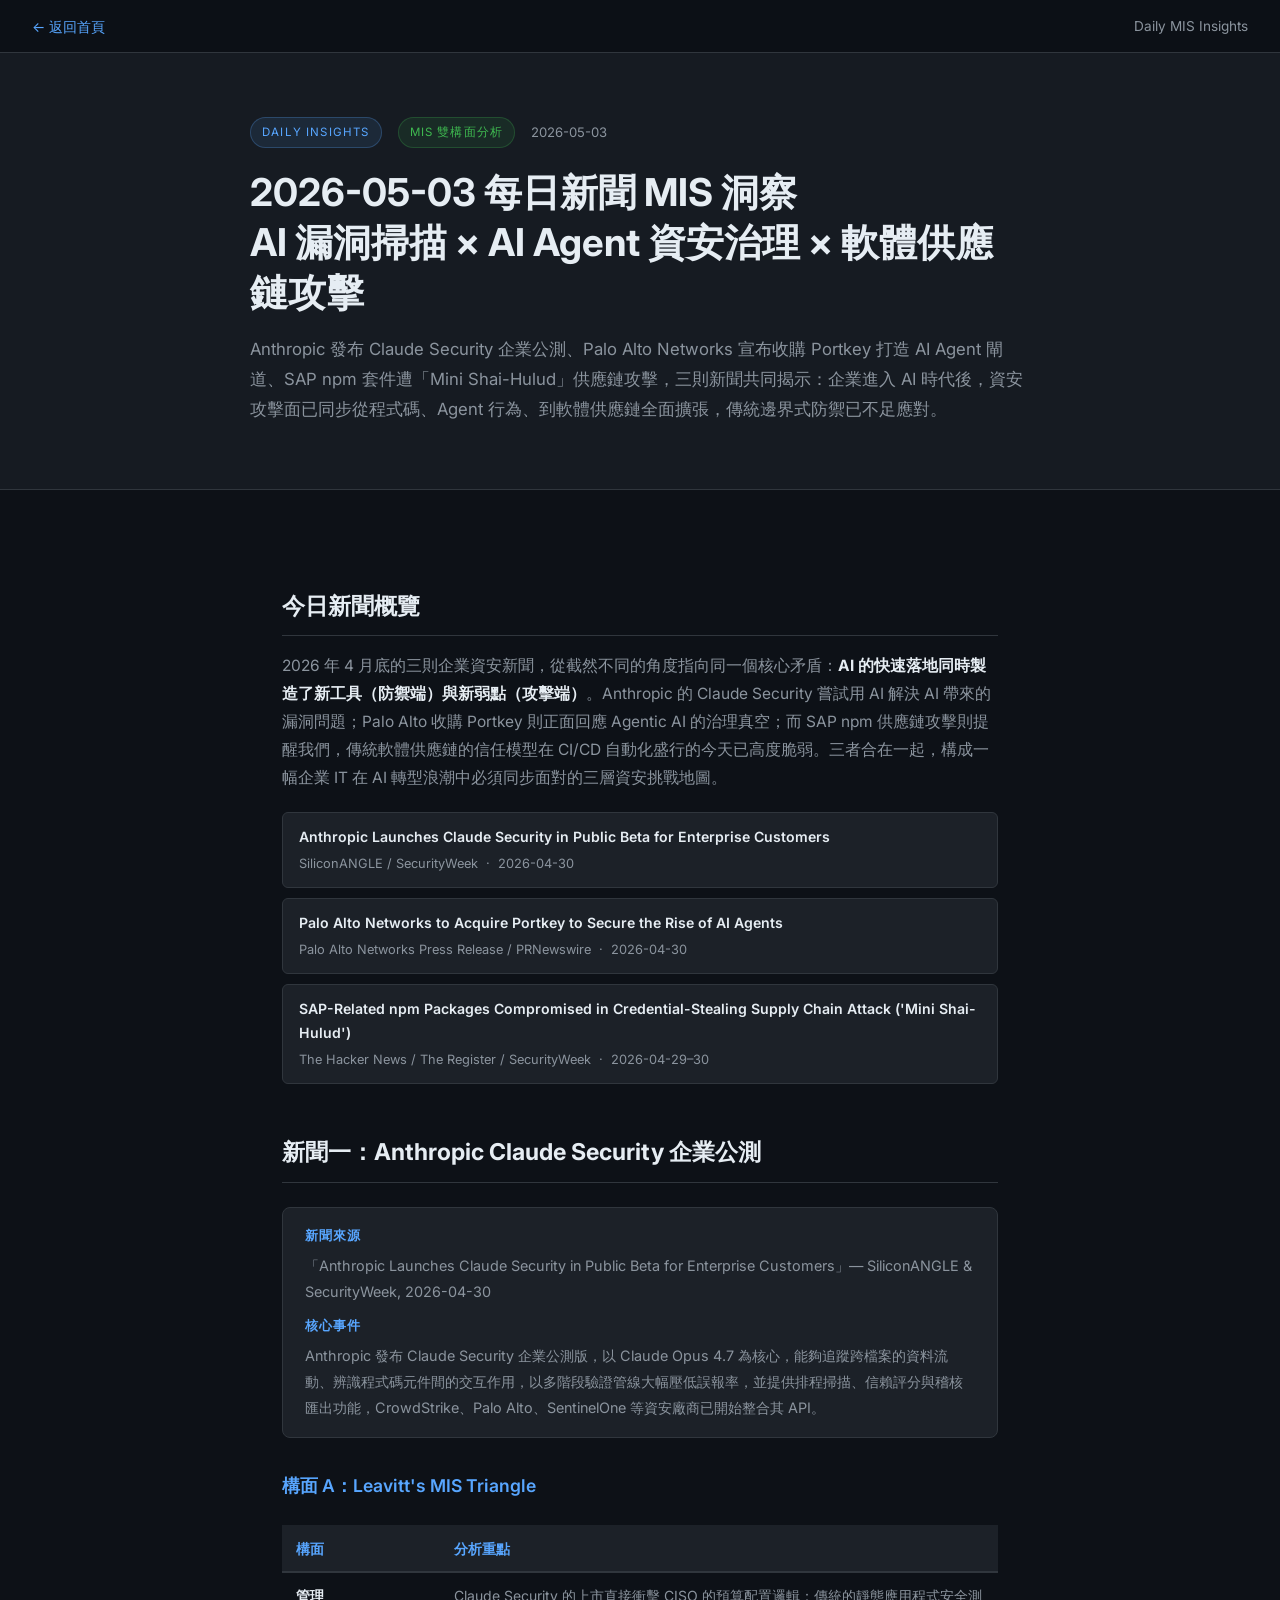
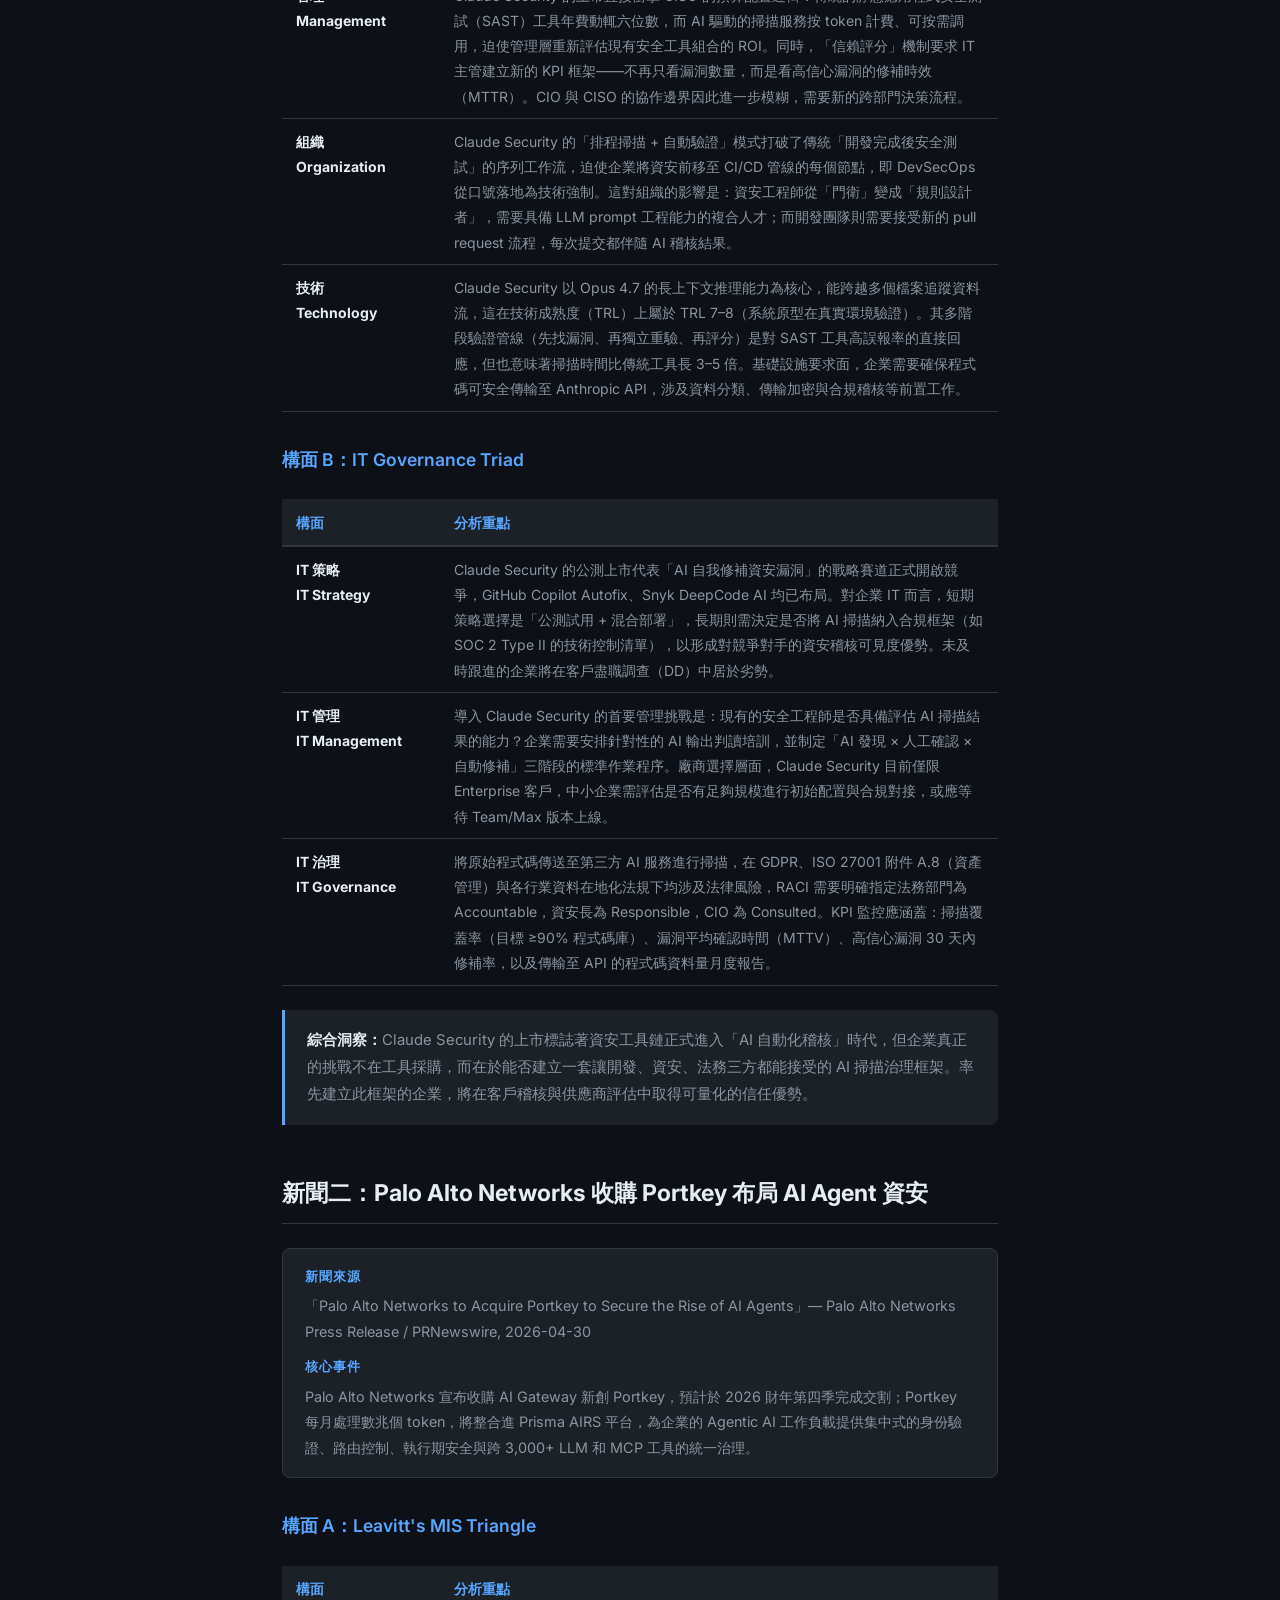
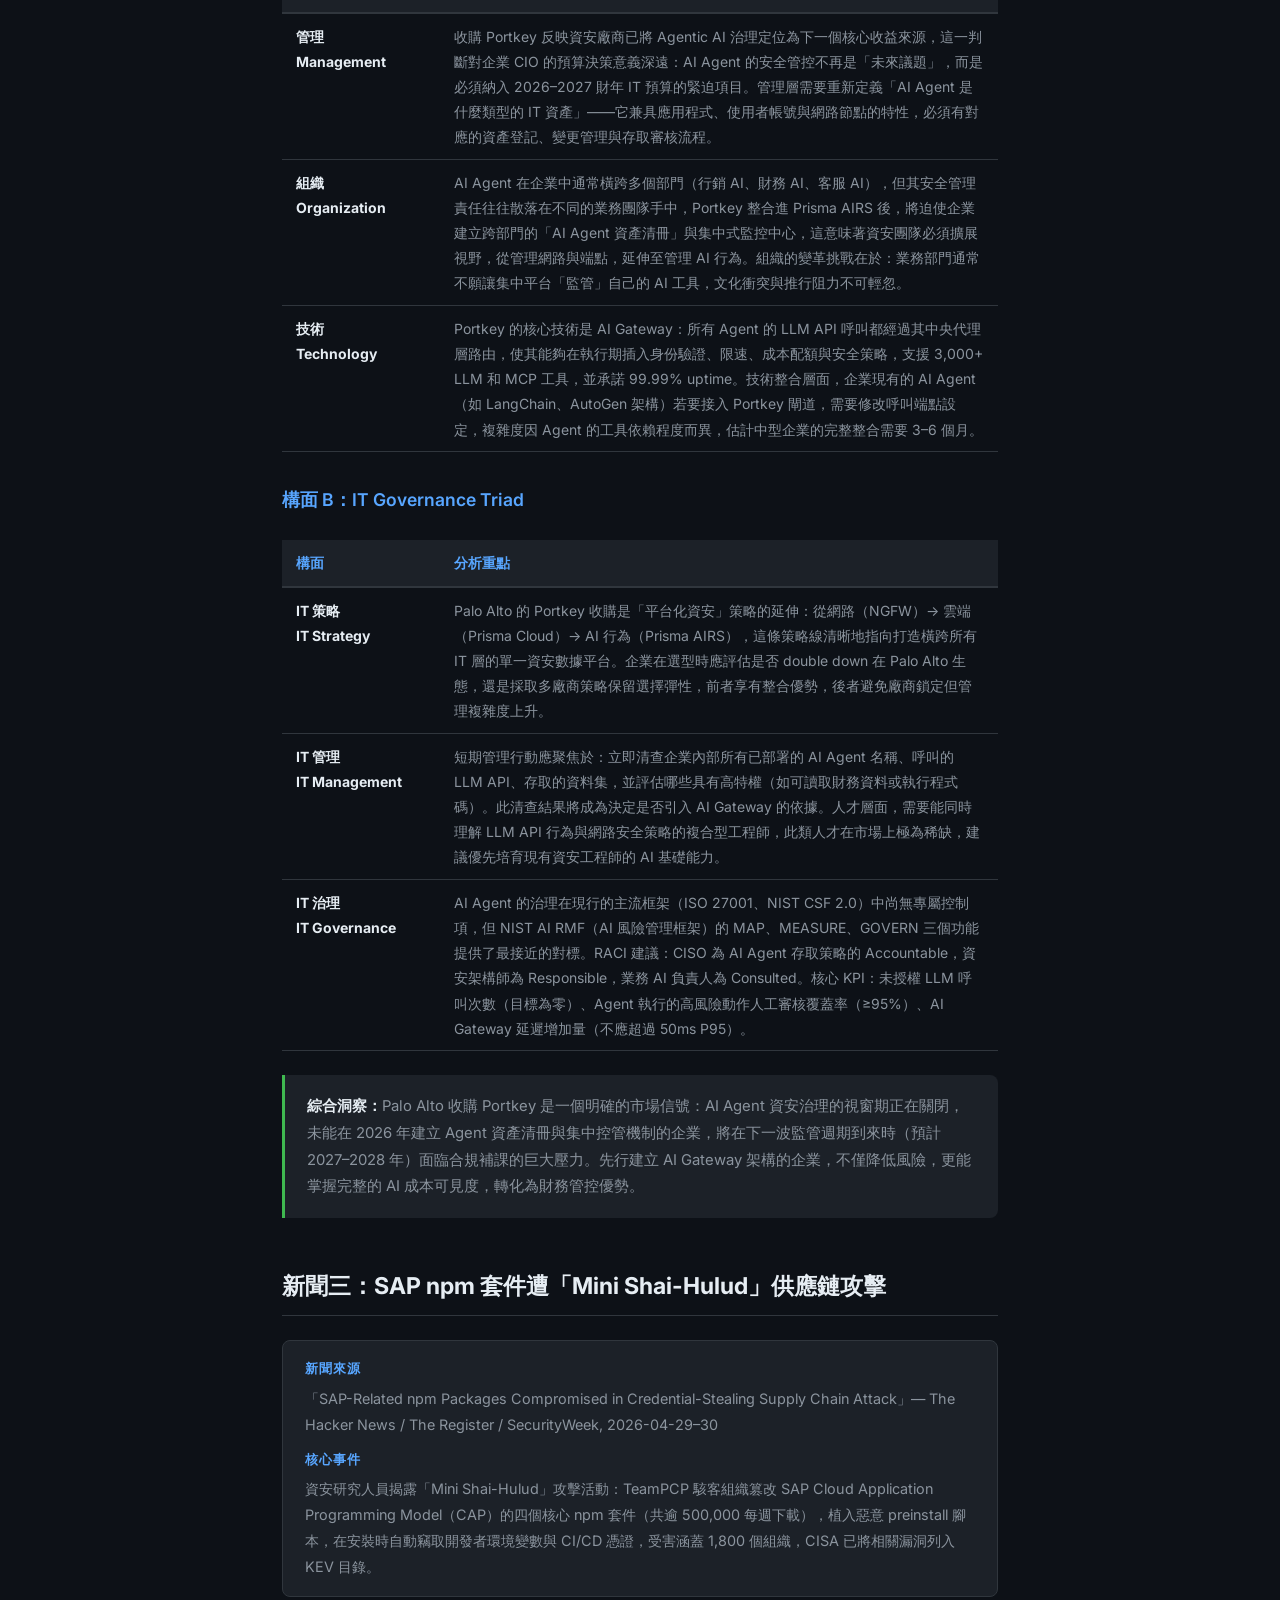
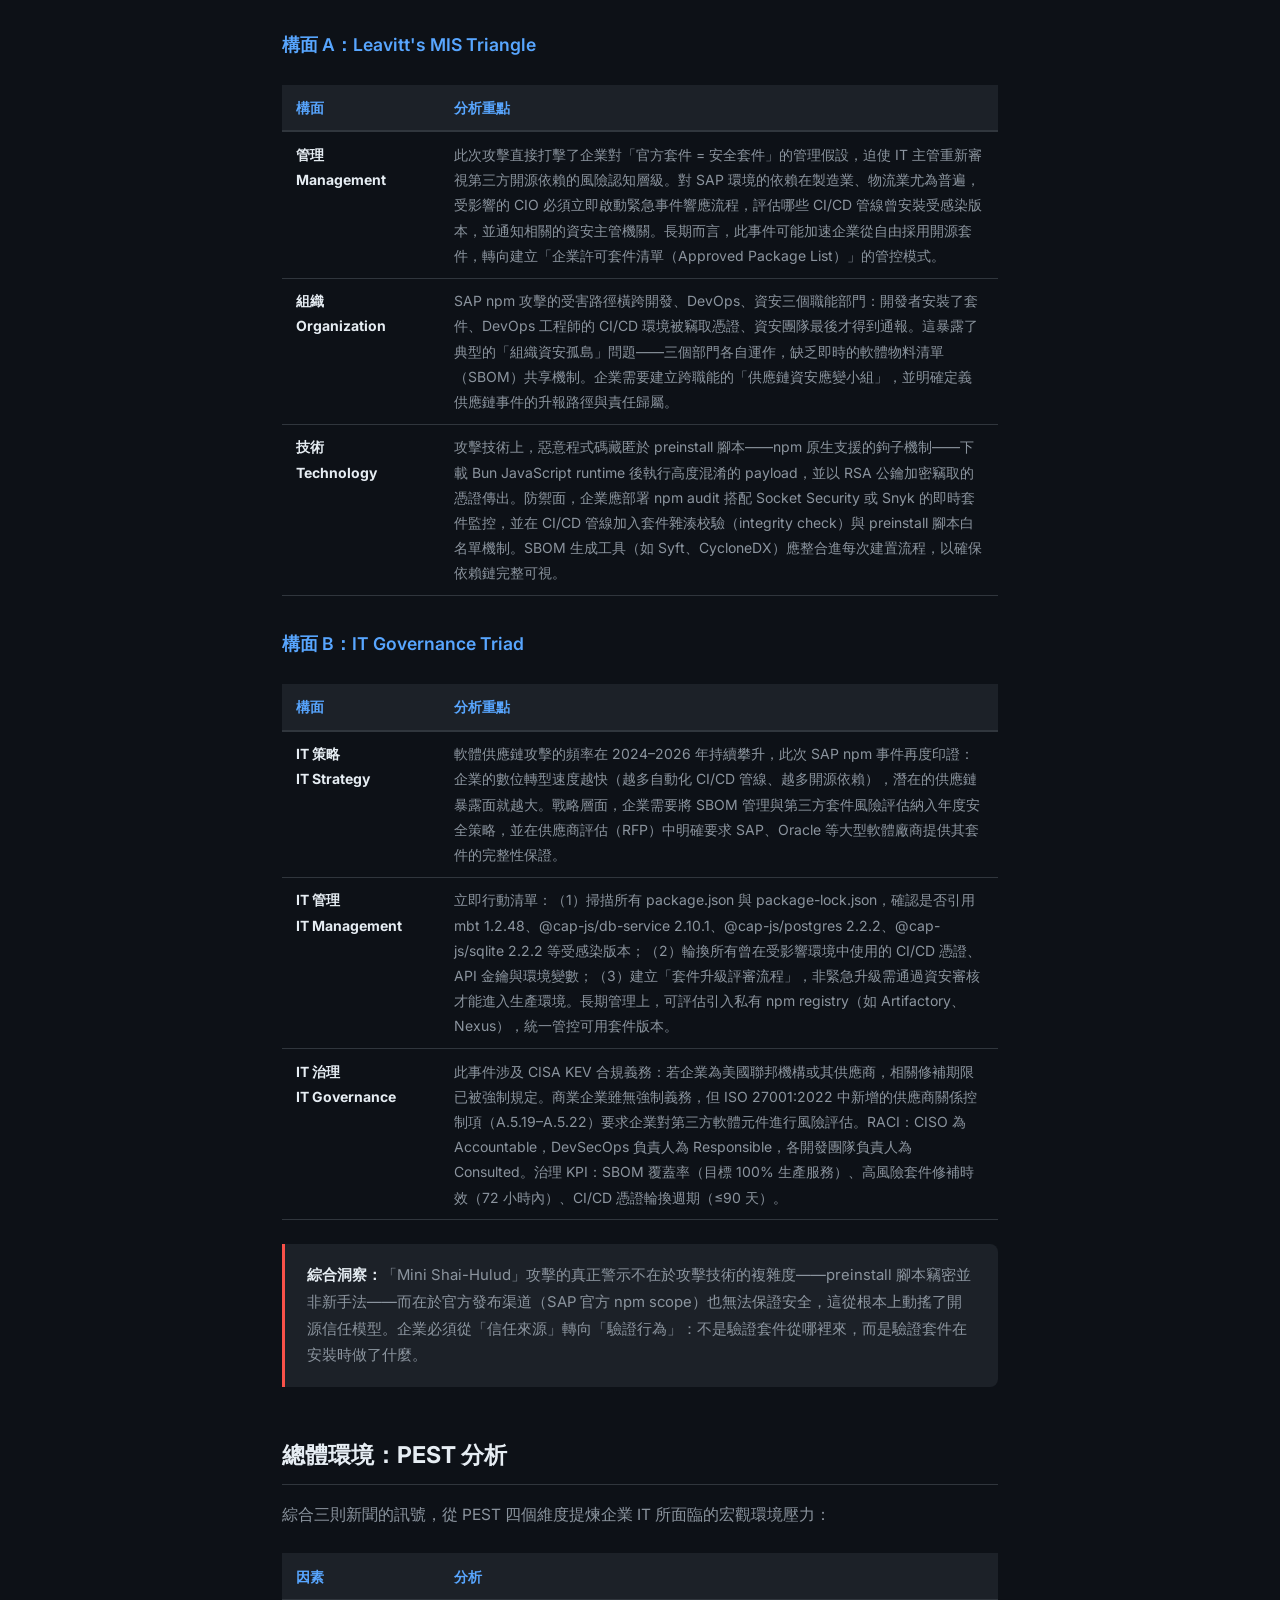
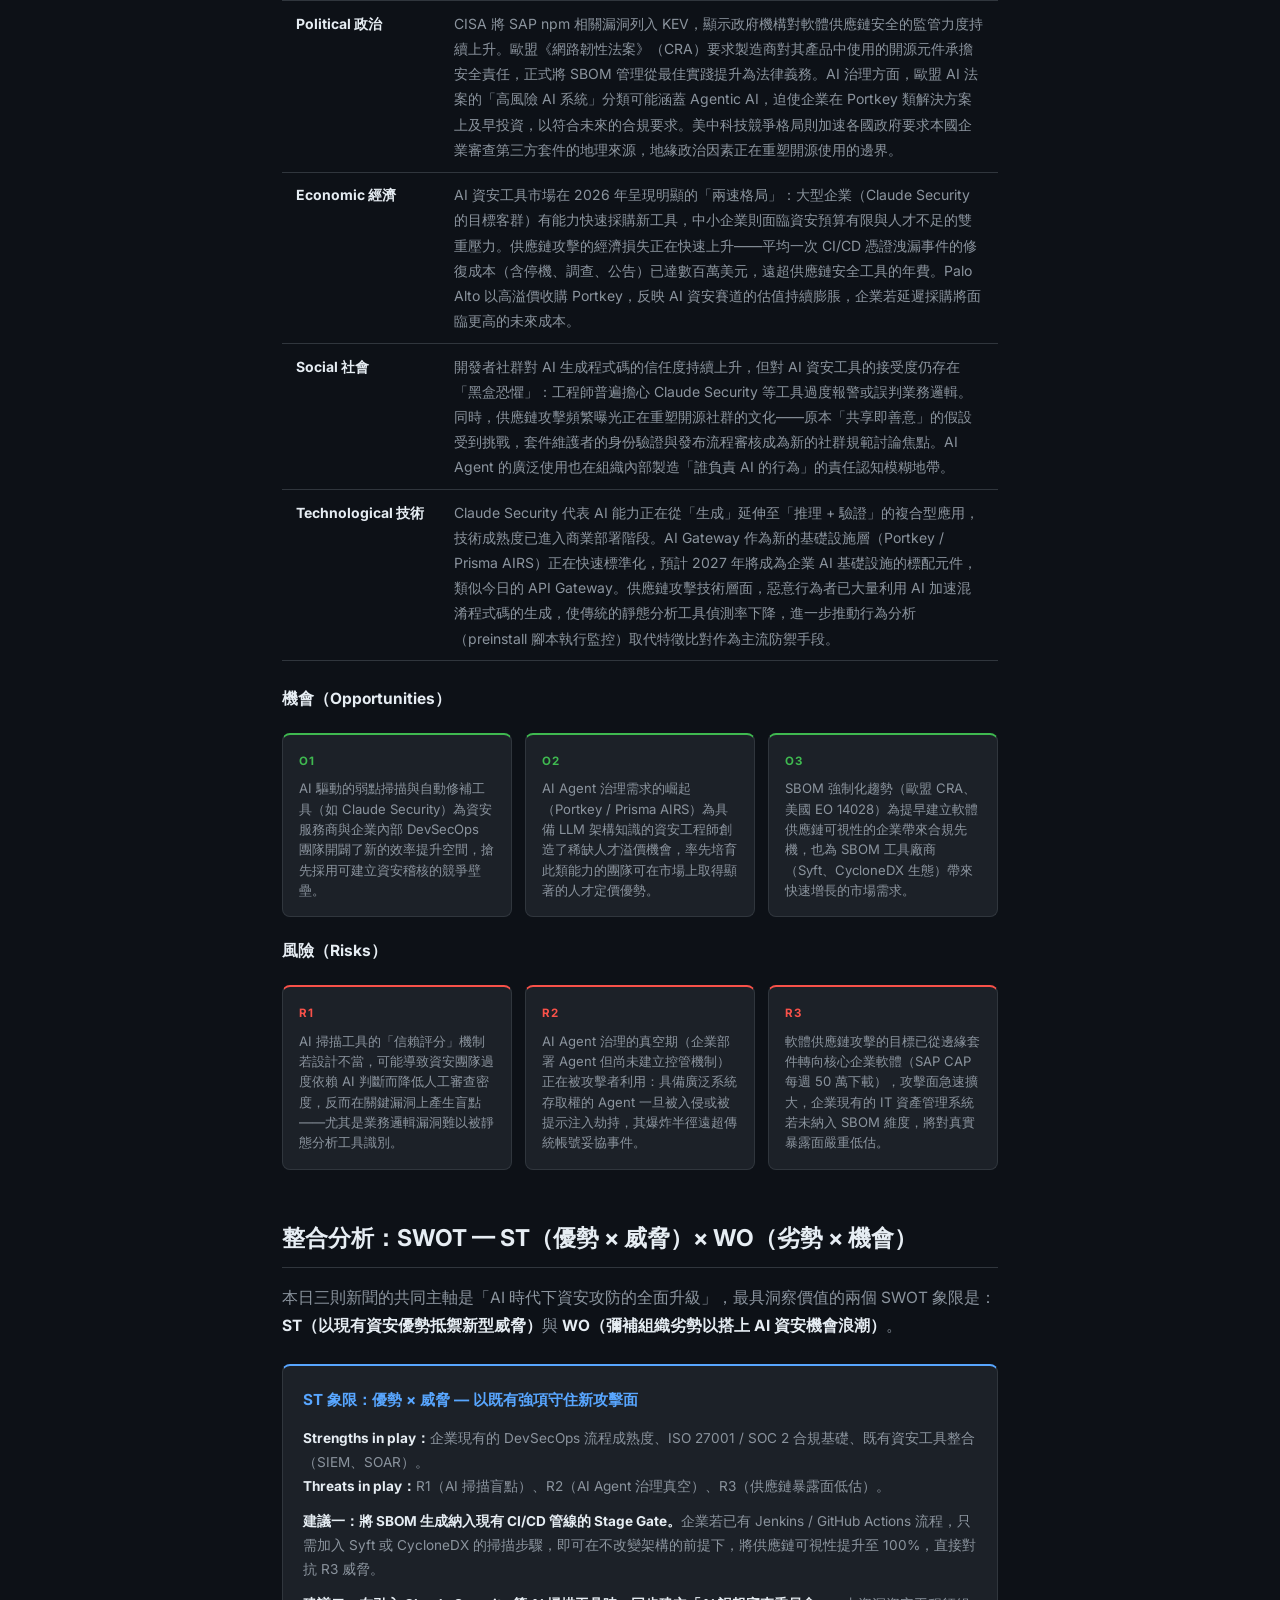
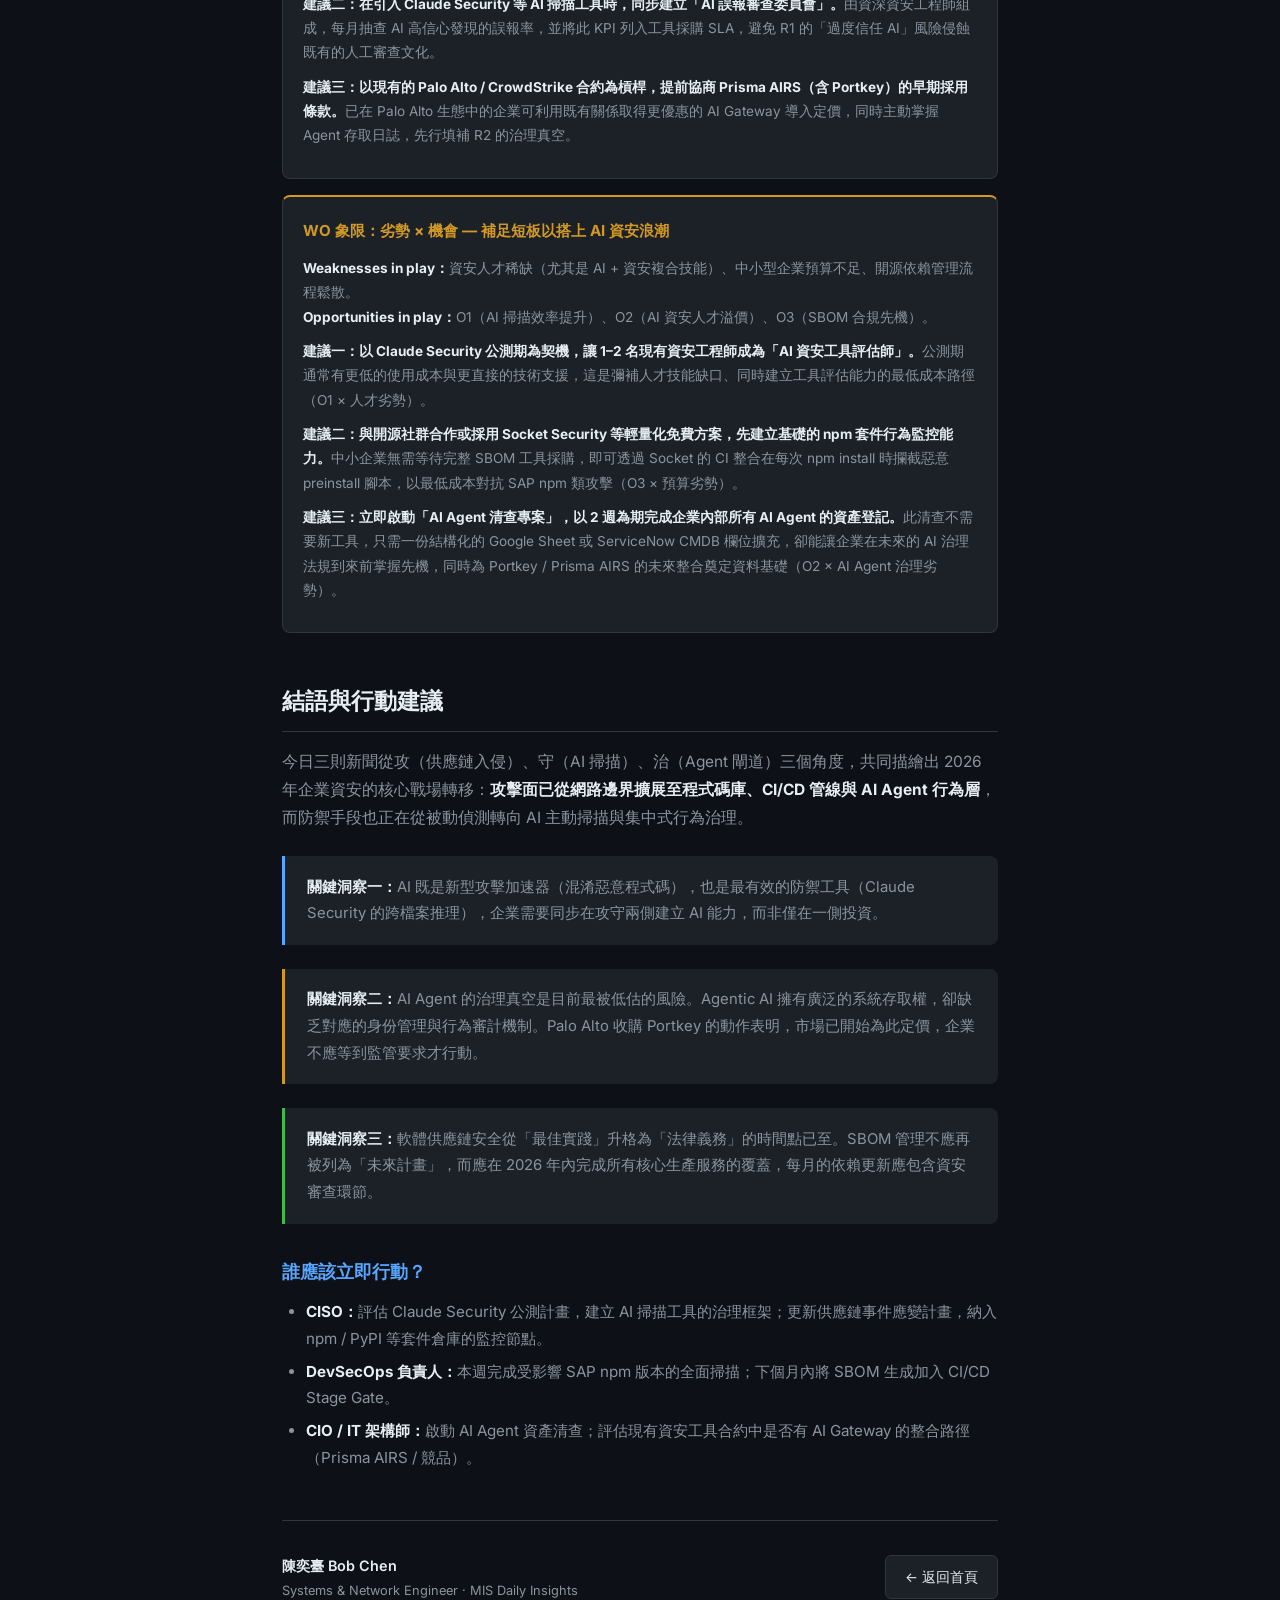
<file: analysis-2026-05-03.html>
<!DOCTYPE html>
<html lang="zh-TW">
<head>
<meta charset="UTF-8">
<meta name="viewport" content="width=device-width, initial-scale=1.0">
<title>2026-05-03 每日新聞 MIS 洞察：AI 漏洞掃描 × AI Agent 資安治理 × 軟體供應鏈攻擊 | Bob Chen</title>
<link rel="preconnect" href="https://fonts.googleapis.com">
<link rel="preconnect" href="https://fonts.gstatic.com" crossorigin>
<link href="https://fonts.googleapis.com/css2?family=Inter:wght@300;400;500;600;700&display=swap" rel="stylesheet">
<style>
:root {
  --bg: #0d1117;
  --bg2: #161b22;
  --card: #1c2128;
  --border: #30363d;
  --accent: #58a6ff;
  --green: #3fb950;
  --orange: #d29922;
  --red: #f85149;
  --text: #e6edf3;
  --muted: #8b949e;
  --font: 'Inter', -apple-system, sans-serif;
}
* { margin:0; padding:0; box-sizing:border-box; }
html { scroll-behavior:smooth; }
body { background:var(--bg); color:var(--text); font-family:var(--font); line-height:1.8; }

.topbar {
  position:sticky; top:0; z-index:99;
  background:rgba(13,17,23,.9); backdrop-filter:blur(12px);
  border-bottom:1px solid var(--border);
  padding:.85rem 2rem; display:flex; align-items:center; justify-content:space-between;
}
.topbar a { color:var(--accent); text-decoration:none; font-size:.875rem; }
.topbar .title { color:var(--muted); font-size:.85rem; }

.hero {
  background:var(--bg2); border-bottom:1px solid var(--border);
  padding:4rem 2rem 3rem;
}
.hero-inner { max-width:780px; margin:0 auto; }
.hero-meta { display:flex; gap:1rem; align-items:center; margin-bottom:1.25rem; flex-wrap:wrap; }
.tag {
  font-size:.72rem; text-transform:uppercase; letter-spacing:.1em;
  padding:.25rem .7rem; border-radius:20px;
  background:rgba(88,166,255,.1); color:var(--accent);
  border:1px solid rgba(88,166,255,.25);
}
.date { font-size:.82rem; color:var(--muted); }
.hero h1 { font-size:clamp(1.6rem,4vw,2.4rem); font-weight:700; line-height:1.3; margin-bottom:1rem; }
.hero .lead { font-size:1.05rem; color:var(--muted); line-height:1.8; }

.article { max-width:780px; margin:0 auto; padding:3rem 2rem 5rem; }

h2 {
  font-size:1.45rem; font-weight:700; margin:3rem 0 1rem;
  padding-bottom:.5rem; border-bottom:1px solid var(--border);
  color:var(--text);
}
h3 { font-size:1.1rem; font-weight:600; color:var(--accent); margin:2rem 0 .75rem; }
p { color:var(--muted); margin-bottom:1rem; font-size:.97rem; }
strong { color:var(--text); }
ul, ol { padding-left:1.5rem; margin-bottom:1rem; }
li { color:var(--muted); font-size:.95rem; margin-bottom:.4rem; line-height:1.75; }
li strong { color:var(--text); }

.callout {
  background:var(--card); border-left:3px solid var(--accent);
  border-radius:0 8px 8px 0; padding:1.1rem 1.4rem; margin:1.5rem 0;
}
.callout.orange { border-color:var(--orange); }
.callout.green  { border-color:var(--green); }
.callout.red    { border-color:var(--red); }
.callout p { margin:0; font-size:.93rem; }

.news-cite {
  background:var(--card); border:1px solid var(--border);
  border-radius:8px; padding:1rem 1.4rem; margin:1.5rem 0;
  font-size:.9rem;
}
.news-cite .cite-label { color:var(--accent); font-weight:600; font-size:.8rem; text-transform:uppercase; letter-spacing:.08em; margin-bottom:.35rem; }
.news-cite p { color:var(--muted); margin:0; font-size:.9rem; }
.news-cite p + p { margin-top:.4rem; }

table { width:100%; border-collapse:collapse; margin:1.5rem 0; font-size:.875rem; }
th { background:var(--card); color:var(--accent); text-align:left; padding:.65rem .9rem; border-bottom:2px solid var(--border); }
td { padding:.6rem .9rem; border-bottom:1px solid var(--border); color:var(--muted); vertical-align:top; }
tr:hover td { background:rgba(255,255,255,.02); }
td strong { color:var(--text); }

.opportunity-grid, .risk-grid {
  display:grid; grid-template-columns:1fr 1fr 1fr; gap:.85rem; margin:1.25rem 0;
}
.opp-card, .risk-card {
  background:var(--card); border:1px solid var(--border);
  border-radius:8px; padding:1rem; position:relative;
}
.opp-card { border-top:2px solid var(--green); }
.risk-card { border-top:2px solid var(--red); }
.opp-card .label { font-size:.72rem; font-weight:700; color:var(--green); text-transform:uppercase; letter-spacing:.08em; margin-bottom:.4rem; }
.risk-card .label { font-size:.72rem; font-weight:700; color:var(--red); text-transform:uppercase; letter-spacing:.08em; margin-bottom:.4rem; }
.opp-card p, .risk-card p { font-size:.82rem; color:var(--muted); margin:0; line-height:1.55; }

.swot-grid {
  display:grid; grid-template-columns:1fr 1fr; gap:1rem; margin:1.5rem 0;
}
.swot-card {
  background:var(--card); border:1px solid var(--border); border-radius:8px; padding:1.25rem;
}
.swot-card.so { border-top:2px solid var(--green); }
.swot-card.st { border-top:2px solid var(--accent); }
.swot-card.wo { border-top:2px solid var(--orange); }
.swot-card.wt { border-top:2px solid var(--red); }
.swot-card h4 { font-size:.95rem; font-weight:700; margin-bottom:.75rem; }
.swot-card.so h4 { color:var(--green); }
.swot-card.st h4 { color:var(--accent); }
.swot-card.wo h4 { color:var(--orange); }
.swot-card.wt h4 { color:var(--red); }
.swot-card p { font-size:.85rem; color:var(--muted); margin-bottom:.6rem; }

.news-list { list-style:none; padding:0; margin:1.25rem 0; }
.news-list li {
  background:var(--card); border:1px solid var(--border);
  border-radius:6px; padding:.75rem 1rem; margin-bottom:.6rem;
  font-size:.88rem;
}
.news-list li .nl-headline { color:var(--text); font-weight:600; }
.news-list li .nl-meta { color:var(--muted); font-size:.8rem; margin-top:.2rem; }

.article-footer {
  border-top:1px solid var(--border); padding-top:2rem; margin-top:3rem;
  display:flex; justify-content:space-between; align-items:center; flex-wrap:wrap; gap:1rem;
}
.author-info .name { font-weight:600; font-size:.9rem; }
.author-info .role { font-size:.8rem; color:var(--muted); }
.back-btn {
  background:var(--card); border:1px solid var(--border);
  color:var(--text); padding:.55rem 1.2rem; border-radius:6px;
  text-decoration:none; font-size:.85rem; transition:border-color .2s;
}
.back-btn:hover { border-color:var(--accent); color:var(--accent); }

@media(max-width:600px) {
  .opportunity-grid, .risk-grid, .swot-grid { grid-template-columns:1fr; }
  .hero, .article { padding-left:1.25rem; padding-right:1.25rem; }
}
</style>
</head>
<body>

<div class="topbar">
  <a href="index.html">← 返回首頁</a>
  <span class="title">Daily MIS Insights</span>
</div>

<div class="hero">
  <div class="hero-inner">
    <div class="hero-meta">
      <span class="tag">Daily Insights</span>
      <span class="tag" style="background:rgba(63,185,80,.1);color:var(--green);border-color:rgba(63,185,80,.25);">MIS 雙構面分析</span>
      <span class="date">2026-05-03</span>
    </div>
    <h1>2026-05-03 每日新聞 MIS 洞察<br>AI 漏洞掃描 × AI Agent 資安治理 × 軟體供應鏈攻擊</h1>
    <p class="lead">Anthropic 發布 Claude Security 企業公測、Palo Alto Networks 宣布收購 Portkey 打造 AI Agent 閘道、SAP npm 套件遭「Mini Shai-Hulud」供應鏈攻擊，三則新聞共同揭示：企業進入 AI 時代後，資安攻擊面已同步從程式碼、Agent 行為、到軟體供應鏈全面擴張，傳統邊界式防禦已不足應對。</p>
  </div>
</div>

<div class="article">

  <!-- ── 今日新聞概覽 ── -->
  <h2>今日新聞概覽</h2>
  <p>2026 年 4 月底的三則企業資安新聞，從截然不同的角度指向同一個核心矛盾：<strong>AI 的快速落地同時製造了新工具（防禦端）與新弱點（攻擊端）</strong>。Anthropic 的 Claude Security 嘗試用 AI 解決 AI 帶來的漏洞問題；Palo Alto 收購 Portkey 則正面回應 Agentic AI 的治理真空；而 SAP npm 供應鏈攻擊則提醒我們，傳統軟體供應鏈的信任模型在 CI/CD 自動化盛行的今天已高度脆弱。三者合在一起，構成一幅企業 IT 在 AI 轉型浪潮中必須同步面對的三層資安挑戰地圖。</p>

  <ul class="news-list">
    <li>
      <div class="nl-headline">Anthropic Launches Claude Security in Public Beta for Enterprise Customers</div>
      <div class="nl-meta">SiliconANGLE / SecurityWeek &nbsp;·&nbsp; 2026-04-30</div>
    </li>
    <li>
      <div class="nl-headline">Palo Alto Networks to Acquire Portkey to Secure the Rise of AI Agents</div>
      <div class="nl-meta">Palo Alto Networks Press Release / PRNewswire &nbsp;·&nbsp; 2026-04-30</div>
    </li>
    <li>
      <div class="nl-headline">SAP-Related npm Packages Compromised in Credential-Stealing Supply Chain Attack ('Mini Shai-Hulud')</div>
      <div class="nl-meta">The Hacker News / The Register / SecurityWeek &nbsp;·&nbsp; 2026-04-29–30</div>
    </li>
  </ul>

  <!-- ── 新聞一 ── -->
  <h2>新聞一：Anthropic Claude Security 企業公測</h2>

  <div class="news-cite">
    <div class="cite-label">新聞來源</div>
    <p>「Anthropic Launches Claude Security in Public Beta for Enterprise Customers」— SiliconANGLE &amp; SecurityWeek, 2026-04-30</p>
    <div class="cite-label" style="margin-top:.6rem">核心事件</div>
    <p>Anthropic 發布 Claude Security 企業公測版，以 Claude Opus 4.7 為核心，能夠追蹤跨檔案的資料流動、辨識程式碼元件間的交互作用，以多階段驗證管線大幅壓低誤報率，並提供排程掃描、信賴評分與稽核匯出功能，CrowdStrike、Palo Alto、SentinelOne 等資安廠商已開始整合其 API。</p>
  </div>

  <h3>構面 A：Leavitt's MIS Triangle</h3>
  <table>
    <thead><tr><th style="width:22%">構面</th><th>分析重點</th></tr></thead>
    <tbody>
      <tr>
        <td><strong>管理<br>Management</strong></td>
        <td>Claude Security 的上市直接衝擊 CISO 的預算配置邏輯：傳統的靜態應用程式安全測試（SAST）工具年費動輒六位數，而 AI 驅動的掃描服務按 token 計費、可按需調用，迫使管理層重新評估現有安全工具組合的 ROI。同時，「信賴評分」機制要求 IT 主管建立新的 KPI 框架——不再只看漏洞數量，而是看高信心漏洞的修補時效（MTTR）。CIO 與 CISO 的協作邊界因此進一步模糊，需要新的跨部門決策流程。</td>
      </tr>
      <tr>
        <td><strong>組織<br>Organization</strong></td>
        <td>Claude Security 的「排程掃描 + 自動驗證」模式打破了傳統「開發完成後安全測試」的序列工作流，迫使企業將資安前移至 CI/CD 管線的每個節點，即 DevSecOps 從口號落地為技術強制。這對組織的影響是：資安工程師從「門衛」變成「規則設計者」，需要具備 LLM prompt 工程能力的複合人才；而開發團隊則需要接受新的 pull request 流程，每次提交都伴隨 AI 稽核結果。</td>
      </tr>
      <tr>
        <td><strong>技術<br>Technology</strong></td>
        <td>Claude Security 以 Opus 4.7 的長上下文推理能力為核心，能跨越多個檔案追蹤資料流，這在技術成熟度（TRL）上屬於 TRL 7–8（系統原型在真實環境驗證）。其多階段驗證管線（先找漏洞、再獨立重驗、再評分）是對 SAST 工具高誤報率的直接回應，但也意味著掃描時間比傳統工具長 3–5 倍。基礎設施要求面，企業需要確保程式碼可安全傳輸至 Anthropic API，涉及資料分類、傳輸加密與合規稽核等前置工作。</td>
      </tr>
    </tbody>
  </table>

  <h3>構面 B：IT Governance Triad</h3>
  <table>
    <thead><tr><th style="width:22%">構面</th><th>分析重點</th></tr></thead>
    <tbody>
      <tr>
        <td><strong>IT 策略<br>IT Strategy</strong></td>
        <td>Claude Security 的公測上市代表「AI 自我修補資安漏洞」的戰略賽道正式開啟競爭，GitHub Copilot Autofix、Snyk DeepCode AI 均已布局。對企業 IT 而言，短期策略選擇是「公測試用 + 混合部署」，長期則需決定是否將 AI 掃描納入合規框架（如 SOC 2 Type II 的技術控制清單），以形成對競爭對手的資安稽核可見度優勢。未及時跟進的企業將在客戶盡職調查（DD）中居於劣勢。</td>
      </tr>
      <tr>
        <td><strong>IT 管理<br>IT Management</strong></td>
        <td>導入 Claude Security 的首要管理挑戰是：現有的安全工程師是否具備評估 AI 掃描結果的能力？企業需要安排針對性的 AI 輸出判讀培訓，並制定「AI 發現 × 人工確認 × 自動修補」三階段的標準作業程序。廠商選擇層面，Claude Security 目前僅限 Enterprise 客戶，中小企業需評估是否有足夠規模進行初始配置與合規對接，或應等待 Team/Max 版本上線。</td>
      </tr>
      <tr>
        <td><strong>IT 治理<br>IT Governance</strong></td>
        <td>將原始程式碼傳送至第三方 AI 服務進行掃描，在 GDPR、ISO 27001 附件 A.8（資產管理）與各行業資料在地化法規下均涉及法律風險，RACI 需要明確指定法務部門為 Accountable，資安長為 Responsible，CIO 為 Consulted。KPI 監控應涵蓋：掃描覆蓋率（目標 ≥90% 程式碼庫）、漏洞平均確認時間（MTTV）、高信心漏洞 30 天內修補率，以及傳輸至 API 的程式碼資料量月度報告。</td>
      </tr>
    </tbody>
  </table>

  <div class="callout">
    <p><strong>綜合洞察：</strong>Claude Security 的上市標誌著資安工具鏈正式進入「AI 自動化稽核」時代，但企業真正的挑戰不在工具採購，而在於能否建立一套讓開發、資安、法務三方都能接受的 AI 掃描治理框架。率先建立此框架的企業，將在客戶稽核與供應商評估中取得可量化的信任優勢。</p>
  </div>

  <!-- ── 新聞二 ── -->
  <h2>新聞二：Palo Alto Networks 收購 Portkey 布局 AI Agent 資安</h2>

  <div class="news-cite">
    <div class="cite-label">新聞來源</div>
    <p>「Palo Alto Networks to Acquire Portkey to Secure the Rise of AI Agents」— Palo Alto Networks Press Release / PRNewswire, 2026-04-30</p>
    <div class="cite-label" style="margin-top:.6rem">核心事件</div>
    <p>Palo Alto Networks 宣布收購 AI Gateway 新創 Portkey，預計於 2026 財年第四季完成交割；Portkey 每月處理數兆個 token，將整合進 Prisma AIRS 平台，為企業的 Agentic AI 工作負載提供集中式的身份驗證、路由控制、執行期安全與跨 3,000+ LLM 和 MCP 工具的統一治理。</p>
  </div>

  <h3>構面 A：Leavitt's MIS Triangle</h3>
  <table>
    <thead><tr><th style="width:22%">構面</th><th>分析重點</th></tr></thead>
    <tbody>
      <tr>
        <td><strong>管理<br>Management</strong></td>
        <td>收購 Portkey 反映資安廠商已將 Agentic AI 治理定位為下一個核心收益來源，這一判斷對企業 CIO 的預算決策意義深遠：AI Agent 的安全管控不再是「未來議題」，而是必須納入 2026–2027 財年 IT 預算的緊迫項目。管理層需要重新定義「AI Agent 是什麼類型的 IT 資產」——它兼具應用程式、使用者帳號與網路節點的特性，必須有對應的資產登記、變更管理與存取審核流程。</td>
      </tr>
      <tr>
        <td><strong>組織<br>Organization</strong></td>
        <td>AI Agent 在企業中通常橫跨多個部門（行銷 AI、財務 AI、客服 AI），但其安全管理責任往往散落在不同的業務團隊手中，Portkey 整合進 Prisma AIRS 後，將迫使企業建立跨部門的「AI Agent 資產清冊」與集中式監控中心，這意味著資安團隊必須擴展視野，從管理網路與端點，延伸至管理 AI 行為。組織的變革挑戰在於：業務部門通常不願讓集中平台「監管」自己的 AI 工具，文化衝突與推行阻力不可輕忽。</td>
      </tr>
      <tr>
        <td><strong>技術<br>Technology</strong></td>
        <td>Portkey 的核心技術是 AI Gateway：所有 Agent 的 LLM API 呼叫都經過其中央代理層路由，使其能夠在執行期插入身份驗證、限速、成本配額與安全策略，支援 3,000+ LLM 和 MCP 工具，並承諾 99.99% uptime。技術整合層面，企業現有的 AI Agent（如 LangChain、AutoGen 架構）若要接入 Portkey 閘道，需要修改呼叫端點設定，複雜度因 Agent 的工具依賴程度而異，估計中型企業的完整整合需要 3–6 個月。</td>
      </tr>
    </tbody>
  </table>

  <h3>構面 B：IT Governance Triad</h3>
  <table>
    <thead><tr><th style="width:22%">構面</th><th>分析重點</th></tr></thead>
    <tbody>
      <tr>
        <td><strong>IT 策略<br>IT Strategy</strong></td>
        <td>Palo Alto 的 Portkey 收購是「平台化資安」策略的延伸：從網路（NGFW）→ 雲端（Prisma Cloud）→ AI 行為（Prisma AIRS），這條策略線清晰地指向打造橫跨所有 IT 層的單一資安數據平台。企業在選型時應評估是否 double down 在 Palo Alto 生態，還是採取多廠商策略保留選擇彈性，前者享有整合優勢，後者避免廠商鎖定但管理複雜度上升。</td>
      </tr>
      <tr>
        <td><strong>IT 管理<br>IT Management</strong></td>
        <td>短期管理行動應聚焦於：立即清查企業內部所有已部署的 AI Agent 名稱、呼叫的 LLM API、存取的資料集，並評估哪些具有高特權（如可讀取財務資料或執行程式碼）。此清查結果將成為決定是否引入 AI Gateway 的依據。人才層面，需要能同時理解 LLM API 行為與網路安全策略的複合型工程師，此類人才在市場上極為稀缺，建議優先培育現有資安工程師的 AI 基礎能力。</td>
      </tr>
      <tr>
        <td><strong>IT 治理<br>IT Governance</strong></td>
        <td>AI Agent 的治理在現行的主流框架（ISO 27001、NIST CSF 2.0）中尚無專屬控制項，但 NIST AI RMF（AI 風險管理框架）的 MAP、MEASURE、GOVERN 三個功能提供了最接近的對標。RACI 建議：CISO 為 AI Agent 存取策略的 Accountable，資安架構師為 Responsible，業務 AI 負責人為 Consulted。核心 KPI：未授權 LLM 呼叫次數（目標為零）、Agent 執行的高風險動作人工審核覆蓋率（≥95%）、AI Gateway 延遲增加量（不應超過 50ms P95）。</td>
      </tr>
    </tbody>
  </table>

  <div class="callout green">
    <p><strong>綜合洞察：</strong>Palo Alto 收購 Portkey 是一個明確的市場信號：AI Agent 資安治理的視窗期正在關閉，未能在 2026 年建立 Agent 資產清冊與集中控管機制的企業，將在下一波監管週期到來時（預計 2027–2028 年）面臨合規補課的巨大壓力。先行建立 AI Gateway 架構的企業，不僅降低風險，更能掌握完整的 AI 成本可見度，轉化為財務管控優勢。</p>
  </div>

  <!-- ── 新聞三 ── -->
  <h2>新聞三：SAP npm 套件遭「Mini Shai-Hulud」供應鏈攻擊</h2>

  <div class="news-cite">
    <div class="cite-label">新聞來源</div>
    <p>「SAP-Related npm Packages Compromised in Credential-Stealing Supply Chain Attack」— The Hacker News / The Register / SecurityWeek, 2026-04-29–30</p>
    <div class="cite-label" style="margin-top:.6rem">核心事件</div>
    <p>資安研究人員揭露「Mini Shai-Hulud」攻擊活動：TeamPCP 駭客組織篡改 SAP Cloud Application Programming Model（CAP）的四個核心 npm 套件（共逾 500,000 每週下載），植入惡意 preinstall 腳本，在安裝時自動竊取開發者環境變數與 CI/CD 憑證，受害涵蓋 1,800 個組織，CISA 已將相關漏洞列入 KEV 目錄。</p>
  </div>

  <h3>構面 A：Leavitt's MIS Triangle</h3>
  <table>
    <thead><tr><th style="width:22%">構面</th><th>分析重點</th></tr></thead>
    <tbody>
      <tr>
        <td><strong>管理<br>Management</strong></td>
        <td>此次攻擊直接打擊了企業對「官方套件 = 安全套件」的管理假設，迫使 IT 主管重新審視第三方開源依賴的風險認知層級。對 SAP 環境的依賴在製造業、物流業尤為普遍，受影響的 CIO 必須立即啟動緊急事件響應流程，評估哪些 CI/CD 管線曾安裝受感染版本，並通知相關的資安主管機關。長期而言，此事件可能加速企業從自由採用開源套件，轉向建立「企業許可套件清單（Approved Package List）」的管控模式。</td>
      </tr>
      <tr>
        <td><strong>組織<br>Organization</strong></td>
        <td>SAP npm 攻擊的受害路徑橫跨開發、DevOps、資安三個職能部門：開發者安裝了套件、DevOps 工程師的 CI/CD 環境被竊取憑證、資安團隊最後才得到通報。這暴露了典型的「組織資安孤島」問題——三個部門各自運作，缺乏即時的軟體物料清單（SBOM）共享機制。企業需要建立跨職能的「供應鏈資安應變小組」，並明確定義供應鏈事件的升報路徑與責任歸屬。</td>
      </tr>
      <tr>
        <td><strong>技術<br>Technology</strong></td>
        <td>攻擊技術上，惡意程式碼藏匿於 preinstall 腳本——npm 原生支援的鉤子機制——下載 Bun JavaScript runtime 後執行高度混淆的 payload，並以 RSA 公鑰加密竊取的憑證傳出。防禦面，企業應部署 npm audit 搭配 Socket Security 或 Snyk 的即時套件監控，並在 CI/CD 管線加入套件雜湊校驗（integrity check）與 preinstall 腳本白名單機制。SBOM 生成工具（如 Syft、CycloneDX）應整合進每次建置流程，以確保依賴鏈完整可視。</td>
      </tr>
    </tbody>
  </table>

  <h3>構面 B：IT Governance Triad</h3>
  <table>
    <thead><tr><th style="width:22%">構面</th><th>分析重點</th></tr></thead>
    <tbody>
      <tr>
        <td><strong>IT 策略<br>IT Strategy</strong></td>
        <td>軟體供應鏈攻擊的頻率在 2024–2026 年持續攀升，此次 SAP npm 事件再度印證：企業的數位轉型速度越快（越多自動化 CI/CD 管線、越多開源依賴），潛在的供應鏈暴露面就越大。戰略層面，企業需要將 SBOM 管理與第三方套件風險評估納入年度安全策略，並在供應商評估（RFP）中明確要求 SAP、Oracle 等大型軟體廠商提供其套件的完整性保證。</td>
      </tr>
      <tr>
        <td><strong>IT 管理<br>IT Management</strong></td>
        <td>立即行動清單：（1）掃描所有 package.json 與 package-lock.json，確認是否引用 mbt 1.2.48、@cap-js/db-service 2.10.1、@cap-js/postgres 2.2.2、@cap-js/sqlite 2.2.2 等受感染版本；（2）輪換所有曾在受影響環境中使用的 CI/CD 憑證、API 金鑰與環境變數；（3）建立「套件升級評審流程」，非緊急升級需通過資安審核才能進入生產環境。長期管理上，可評估引入私有 npm registry（如 Artifactory、Nexus），統一管控可用套件版本。</td>
      </tr>
      <tr>
        <td><strong>IT 治理<br>IT Governance</strong></td>
        <td>此事件涉及 CISA KEV 合規義務：若企業為美國聯邦機構或其供應商，相關修補期限已被強制規定。商業企業雖無強制義務，但 ISO 27001:2022 中新增的供應商關係控制項（A.5.19–A.5.22）要求企業對第三方軟體元件進行風險評估。RACI：CISO 為 Accountable，DevSecOps 負責人為 Responsible，各開發團隊負責人為 Consulted。治理 KPI：SBOM 覆蓋率（目標 100% 生產服務）、高風險套件修補時效（72 小時內）、CI/CD 憑證輪換週期（≤90 天）。</td>
      </tr>
    </tbody>
  </table>

  <div class="callout red">
    <p><strong>綜合洞察：</strong>「Mini Shai-Hulud」攻擊的真正警示不在於攻擊技術的複雜度——preinstall 腳本竊密並非新手法——而在於官方發布渠道（SAP 官方 npm scope）也無法保證安全，這從根本上動搖了開源信任模型。企業必須從「信任來源」轉向「驗證行為」：不是驗證套件從哪裡來，而是驗證套件在安裝時做了什麼。</p>
  </div>

  <!-- ── PEST ── -->
  <h2>總體環境：PEST 分析</h2>
  <p>綜合三則新聞的訊號，從 PEST 四個維度提煉企業 IT 所面臨的宏觀環境壓力：</p>

  <table>
    <thead><tr><th style="width:22%">因素</th><th>分析</th></tr></thead>
    <tbody>
      <tr>
        <td><strong>Political 政治</strong></td>
        <td>CISA 將 SAP npm 相關漏洞列入 KEV，顯示政府機構對軟體供應鏈安全的監管力度持續上升。歐盟《網路韌性法案》（CRA）要求製造商對其產品中使用的開源元件承擔安全責任，正式將 SBOM 管理從最佳實踐提升為法律義務。AI 治理方面，歐盟 AI 法案的「高風險 AI 系統」分類可能涵蓋 Agentic AI，迫使企業在 Portkey 類解決方案上及早投資，以符合未來的合規要求。美中科技競爭格局則加速各國政府要求本國企業審查第三方套件的地理來源，地緣政治因素正在重塑開源使用的邊界。</td>
      </tr>
      <tr>
        <td><strong>Economic 經濟</strong></td>
        <td>AI 資安工具市場在 2026 年呈現明顯的「兩速格局」：大型企業（Claude Security 的目標客群）有能力快速採購新工具，中小企業則面臨資安預算有限與人才不足的雙重壓力。供應鏈攻擊的經濟損失正在快速上升——平均一次 CI/CD 憑證洩漏事件的修復成本（含停機、調查、公告）已達數百萬美元，遠超供應鏈安全工具的年費。Palo Alto 以高溢價收購 Portkey，反映 AI 資安賽道的估值持續膨脹，企業若延遲採購將面臨更高的未來成本。</td>
      </tr>
      <tr>
        <td><strong>Social 社會</strong></td>
        <td>開發者社群對 AI 生成程式碼的信任度持續上升，但對 AI 資安工具的接受度仍存在「黑盒恐懼」：工程師普遍擔心 Claude Security 等工具過度報警或誤判業務邏輯。同時，供應鏈攻擊頻繁曝光正在重塑開源社群的文化——原本「共享即善意」的假設受到挑戰，套件維護者的身份驗證與發布流程審核成為新的社群規範討論焦點。AI Agent 的廣泛使用也在組織內部製造「誰負責 AI 的行為」的責任認知模糊地帶。</td>
      </tr>
      <tr>
        <td><strong>Technological 技術</strong></td>
        <td>Claude Security 代表 AI 能力正在從「生成」延伸至「推理 + 驗證」的複合型應用，技術成熟度已進入商業部署階段。AI Gateway 作為新的基礎設施層（Portkey / Prisma AIRS）正在快速標準化，預計 2027 年將成為企業 AI 基礎設施的標配元件，類似今日的 API Gateway。供應鏈攻擊技術層面，惡意行為者已大量利用 AI 加速混淆程式碼的生成，使傳統的靜態分析工具偵測率下降，進一步推動行為分析（preinstall 腳本執行監控）取代特徵比對作為主流防禦手段。</td>
      </tr>
    </tbody>
  </table>

  <p style="margin-top:1.5rem;"><strong>機會（Opportunities）</strong></p>
  <div class="opportunity-grid">
    <div class="opp-card">
      <div class="label">O1</div>
      <p>AI 驅動的弱點掃描與自動修補工具（如 Claude Security）為資安服務商與企業內部 DevSecOps 團隊開闢了新的效率提升空間，搶先採用可建立資安稽核的競爭壁壘。</p>
    </div>
    <div class="opp-card">
      <div class="label">O2</div>
      <p>AI Agent 治理需求的崛起（Portkey / Prisma AIRS）為具備 LLM 架構知識的資安工程師創造了稀缺人才溢價機會，率先培育此類能力的團隊可在市場上取得顯著的人才定價優勢。</p>
    </div>
    <div class="opp-card">
      <div class="label">O3</div>
      <p>SBOM 強制化趨勢（歐盟 CRA、美國 EO 14028）為提早建立軟體供應鏈可視性的企業帶來合規先機，也為 SBOM 工具廠商（Syft、CycloneDX 生態）帶來快速增長的市場需求。</p>
    </div>
  </div>

  <p><strong>風險（Risks）</strong></p>
  <div class="risk-grid">
    <div class="risk-card">
      <div class="label">R1</div>
      <p>AI 掃描工具的「信賴評分」機制若設計不當，可能導致資安團隊過度依賴 AI 判斷而降低人工審查密度，反而在關鍵漏洞上產生盲點——尤其是業務邏輯漏洞難以被靜態分析工具識別。</p>
    </div>
    <div class="risk-card">
      <div class="label">R2</div>
      <p>AI Agent 治理的真空期（企業部署 Agent 但尚未建立控管機制）正在被攻擊者利用：具備廣泛系統存取權的 Agent 一旦被入侵或被提示注入劫持，其爆炸半徑遠超傳統帳號妥協事件。</p>
    </div>
    <div class="risk-card">
      <div class="label">R3</div>
      <p>軟體供應鏈攻擊的目標已從邊緣套件轉向核心企業軟體（SAP CAP 每週 50 萬下載），攻擊面急速擴大，企業現有的 IT 資產管理系統若未納入 SBOM 維度，將對真實暴露面嚴重低估。</p>
    </div>
  </div>

  <!-- ── SWOT ── -->
  <h2>整合分析：SWOT — ST（優勢 × 威脅）× WO（劣勢 × 機會）</h2>

  <p>本日三則新聞的共同主軸是「AI 時代下資安攻防的全面升級」，最具洞察價值的兩個 SWOT 象限是：<strong>ST（以現有資安優勢抵禦新型威脅）</strong>與 <strong>WO（彌補組織劣勢以搭上 AI 資安機會浪潮）</strong>。</p>

  <div class="swot-grid">
    <div class="swot-card st" style="grid-column: span 2;">
      <h4>ST 象限：優勢 × 威脅 — 以既有強項守住新攻擊面</h4>
      <p><strong>Strengths in play：</strong>企業現有的 DevSecOps 流程成熟度、ISO 27001 / SOC 2 合規基礎、既有資安工具整合（SIEM、SOAR）。<br><strong>Threats in play：</strong>R1（AI 掃描盲點）、R2（AI Agent 治理真空）、R3（供應鏈暴露面低估）。</p>
      <p><strong>建議一：將 SBOM 生成納入現有 CI/CD 管線的 Stage Gate。</strong>企業若已有 Jenkins / GitHub Actions 流程，只需加入 Syft 或 CycloneDX 的掃描步驟，即可在不改變架構的前提下，將供應鏈可視性提升至 100%，直接對抗 R3 威脅。</p>
      <p><strong>建議二：在引入 Claude Security 等 AI 掃描工具時，同步建立「AI 誤報審查委員會」。</strong>由資深資安工程師組成，每月抽查 AI 高信心發現的誤報率，並將此 KPI 列入工具採購 SLA，避免 R1 的「過度信任 AI」風險侵蝕既有的人工審查文化。</p>
      <p><strong>建議三：以現有的 Palo Alto / CrowdStrike 合約為槓桿，提前協商 Prisma AIRS（含 Portkey）的早期採用條款。</strong>已在 Palo Alto 生態中的企業可利用既有關係取得更優惠的 AI Gateway 導入定價，同時主動掌握 Agent 存取日誌，先行填補 R2 的治理真空。</p>
    </div>
    <div class="swot-card wo" style="grid-column: span 2;">
      <h4>WO 象限：劣勢 × 機會 — 補足短板以搭上 AI 資安浪潮</h4>
      <p><strong>Weaknesses in play：</strong>資安人才稀缺（尤其是 AI + 資安複合技能）、中小型企業預算不足、開源依賴管理流程鬆散。<br><strong>Opportunities in play：</strong>O1（AI 掃描效率提升）、O2（AI 資安人才溢價）、O3（SBOM 合規先機）。</p>
      <p><strong>建議一：以 Claude Security 公測期為契機，讓 1–2 名現有資安工程師成為「AI 資安工具評估師」。</strong>公測期通常有更低的使用成本與更直接的技術支援，這是彌補人才技能缺口、同時建立工具評估能力的最低成本路徑（O1 × 人才劣勢）。</p>
      <p><strong>建議二：與開源社群合作或採用 Socket Security 等輕量化免費方案，先建立基礎的 npm 套件行為監控能力。</strong>中小企業無需等待完整 SBOM 工具採購，即可透過 Socket 的 CI 整合在每次 npm install 時攔截惡意 preinstall 腳本，以最低成本對抗 SAP npm 類攻擊（O3 × 預算劣勢）。</p>
      <p><strong>建議三：立即啟動「AI Agent 清查專案」，以 2 週為期完成企業內部所有 AI Agent 的資產登記。</strong>此清查不需要新工具，只需一份結構化的 Google Sheet 或 ServiceNow CMDB 欄位擴充，卻能讓企業在未來的 AI 治理法規到來前掌握先機，同時為 Portkey / Prisma AIRS 的未來整合奠定資料基礎（O2 × AI Agent 治理劣勢）。</p>
    </div>
  </div>

  <!-- ── 結語 ── -->
  <h2>結語與行動建議</h2>

  <p>今日三則新聞從攻（供應鏈入侵）、守（AI 掃描）、治（Agent 閘道）三個角度，共同描繪出 2026 年企業資安的核心戰場轉移：<strong>攻擊面已從網路邊界擴展至程式碼庫、CI/CD 管線與 AI Agent 行為層</strong>，而防禦手段也正在從被動偵測轉向 AI 主動掃描與集中式行為治理。</p>

  <div class="callout">
    <p><strong>關鍵洞察一：</strong>AI 既是新型攻擊加速器（混淆惡意程式碼），也是最有效的防禦工具（Claude Security 的跨檔案推理），企業需要同步在攻守兩側建立 AI 能力，而非僅在一側投資。</p>
  </div>
  <div class="callout orange">
    <p><strong>關鍵洞察二：</strong>AI Agent 的治理真空是目前最被低估的風險。Agentic AI 擁有廣泛的系統存取權，卻缺乏對應的身份管理與行為審計機制。Palo Alto 收購 Portkey 的動作表明，市場已開始為此定價，企業不應等到監管要求才行動。</p>
  </div>
  <div class="callout green">
    <p><strong>關鍵洞察三：</strong>軟體供應鏈安全從「最佳實踐」升格為「法律義務」的時間點已至。SBOM 管理不應再被列為「未來計畫」，而應在 2026 年內完成所有核心生產服務的覆蓋，每月的依賴更新應包含資安審查環節。</p>
  </div>

  <h3>誰應該立即行動？</h3>
  <ul>
    <li><strong>CISO：</strong>評估 Claude Security 公測計畫，建立 AI 掃描工具的治理框架；更新供應鏈事件應變計畫，納入 npm / PyPI 等套件倉庫的監控節點。</li>
    <li><strong>DevSecOps 負責人：</strong>本週完成受影響 SAP npm 版本的全面掃描；下個月內將 SBOM 生成加入 CI/CD Stage Gate。</li>
    <li><strong>CIO / IT 架構師：</strong>啟動 AI Agent 資產清查；評估現有資安工具合約中是否有 AI Gateway 的整合路徑（Prisma AIRS / 競品）。</li>
  </ul>

  <div class="article-footer">
    <div class="author-info">
      <div class="name">陳奕臺 Bob Chen</div>
      <div class="role">Systems &amp; Network Engineer · MIS Daily Insights</div>
    </div>
    <a href="index.html" class="back-btn">← 返回首頁</a>
  </div>

</div>
</body>
</html>
</file>
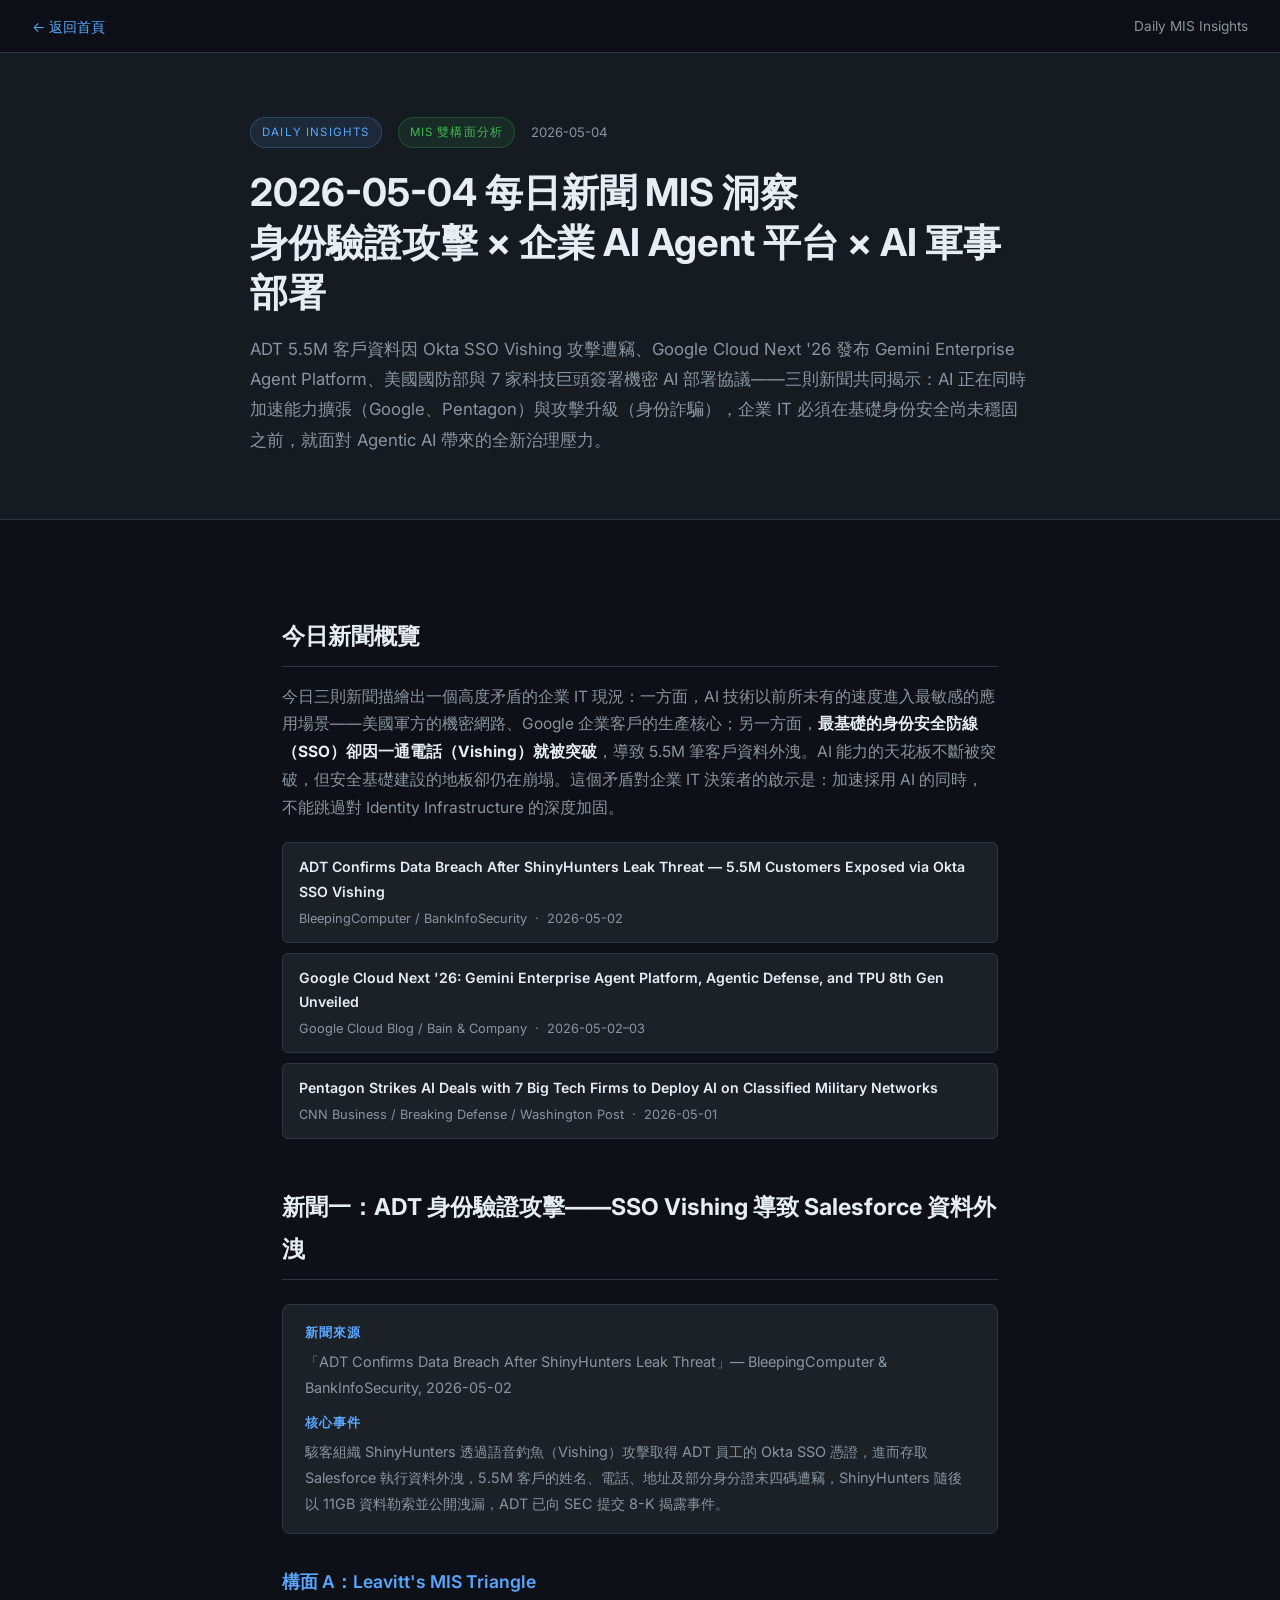
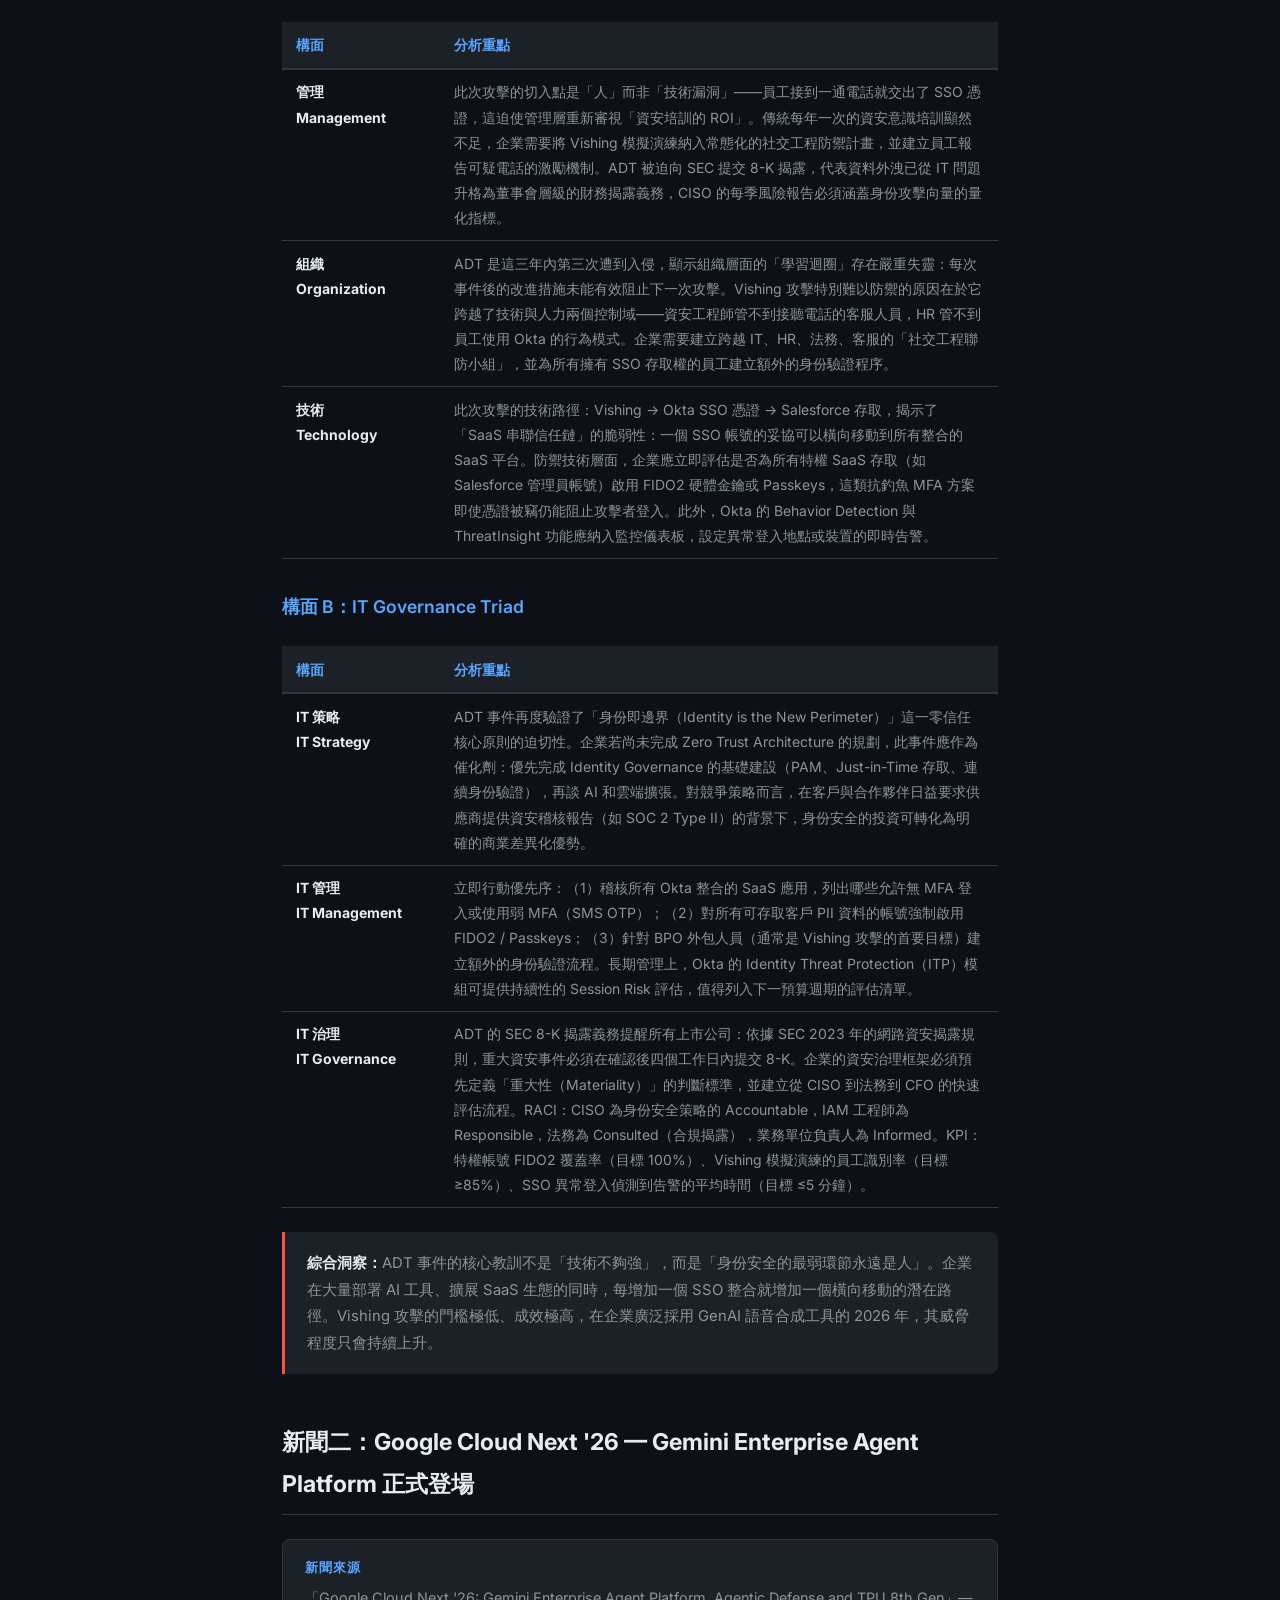
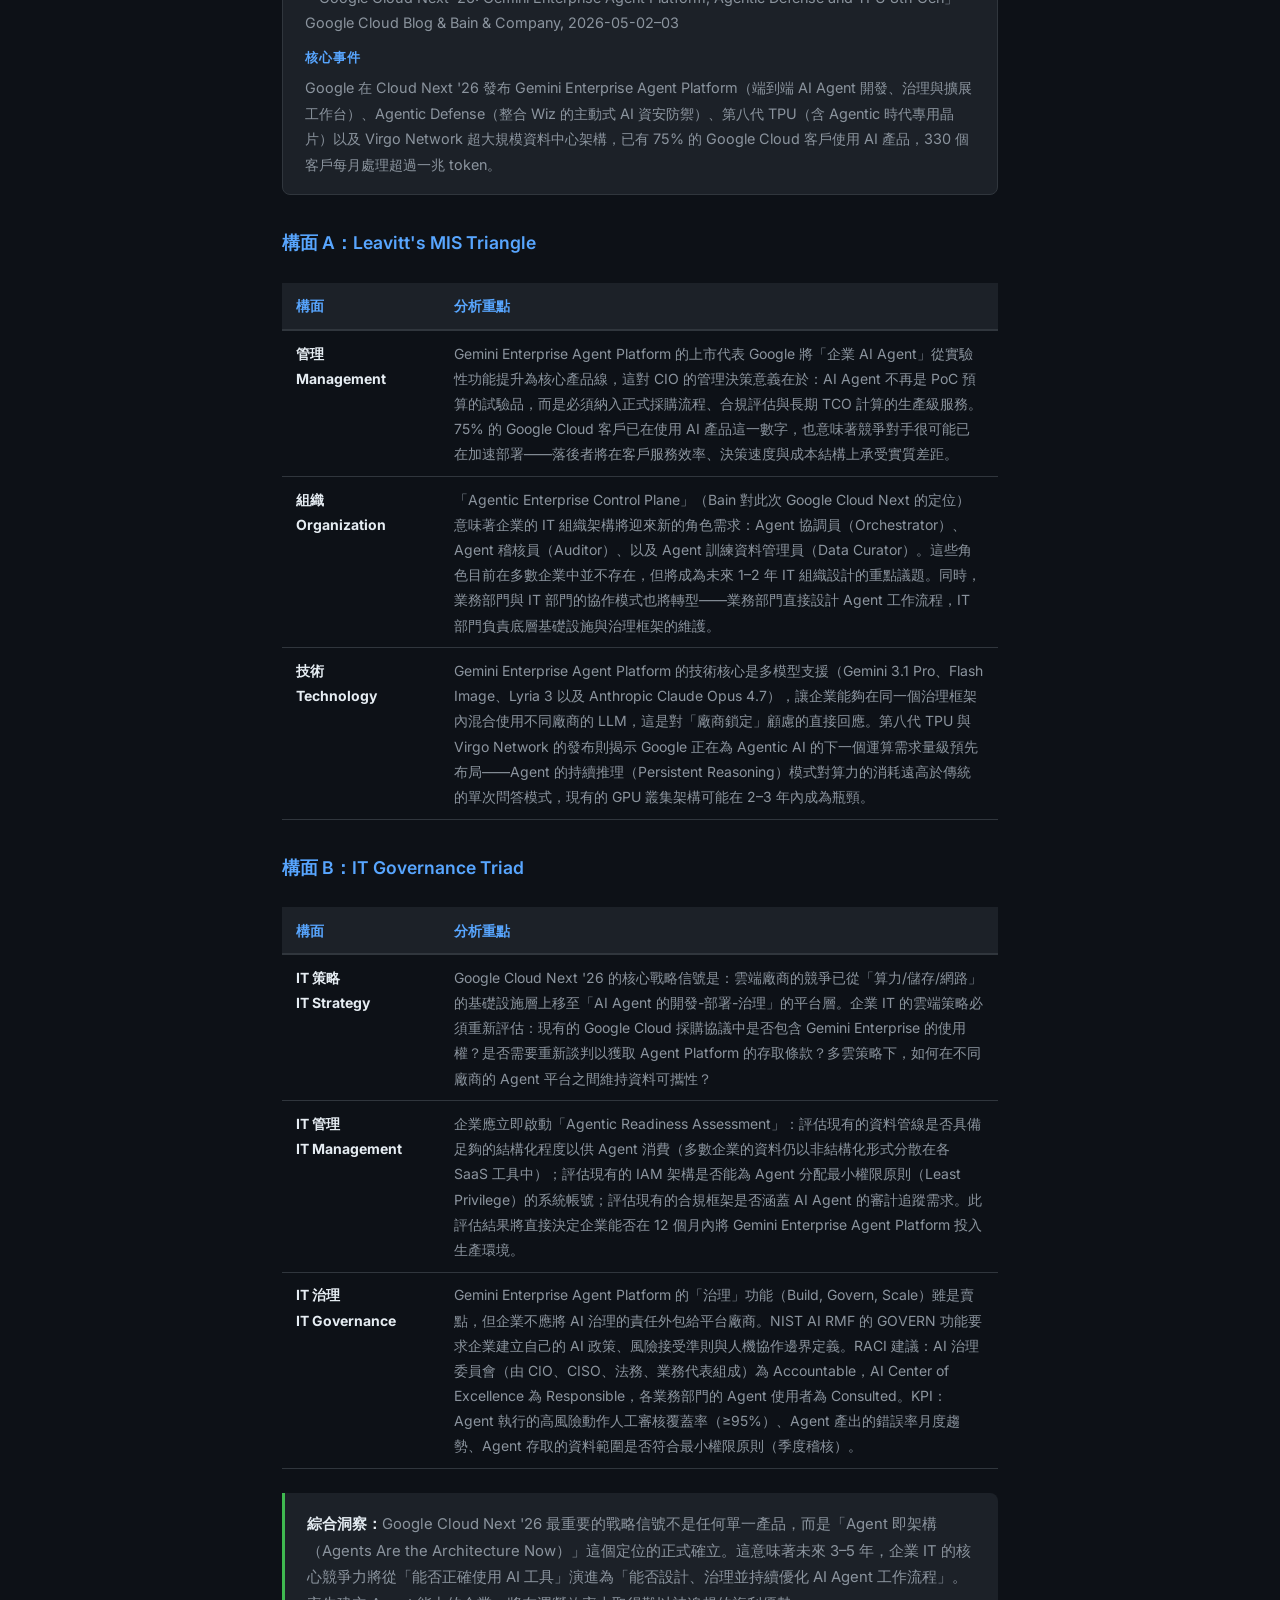
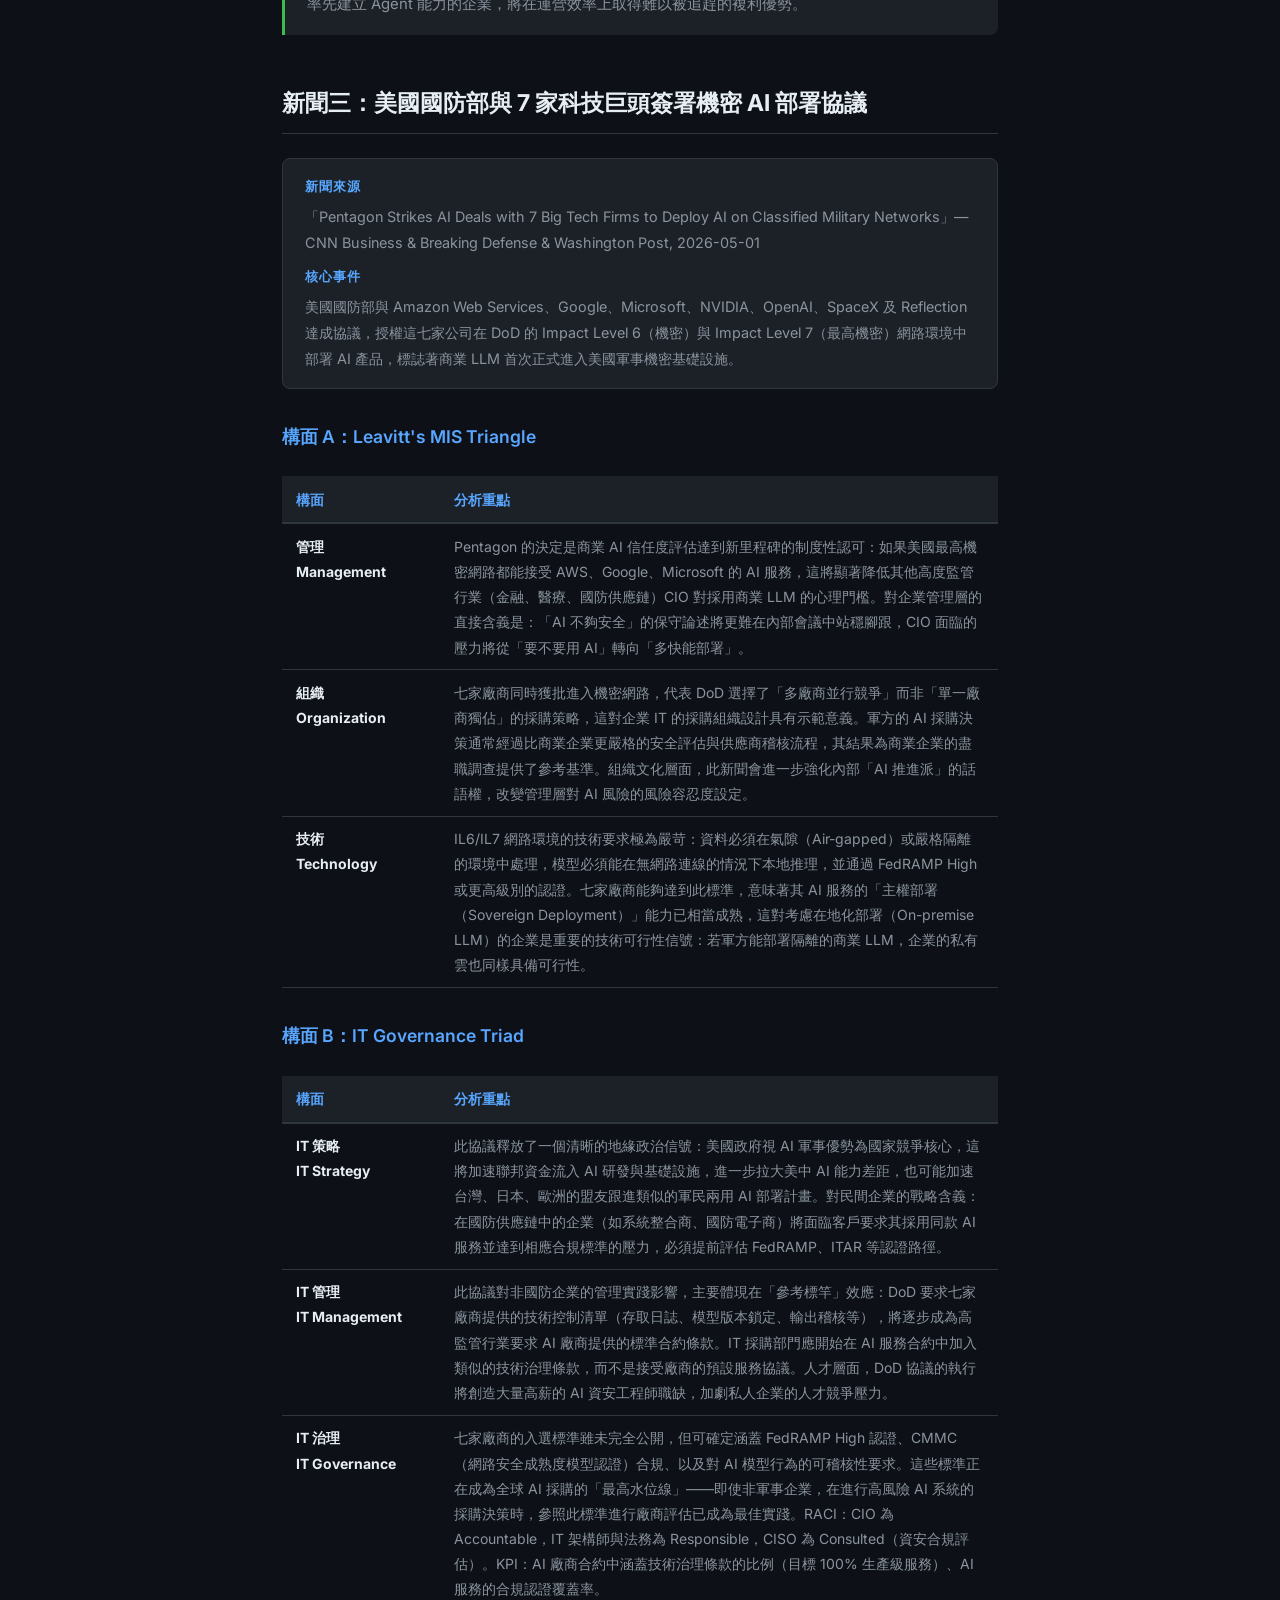
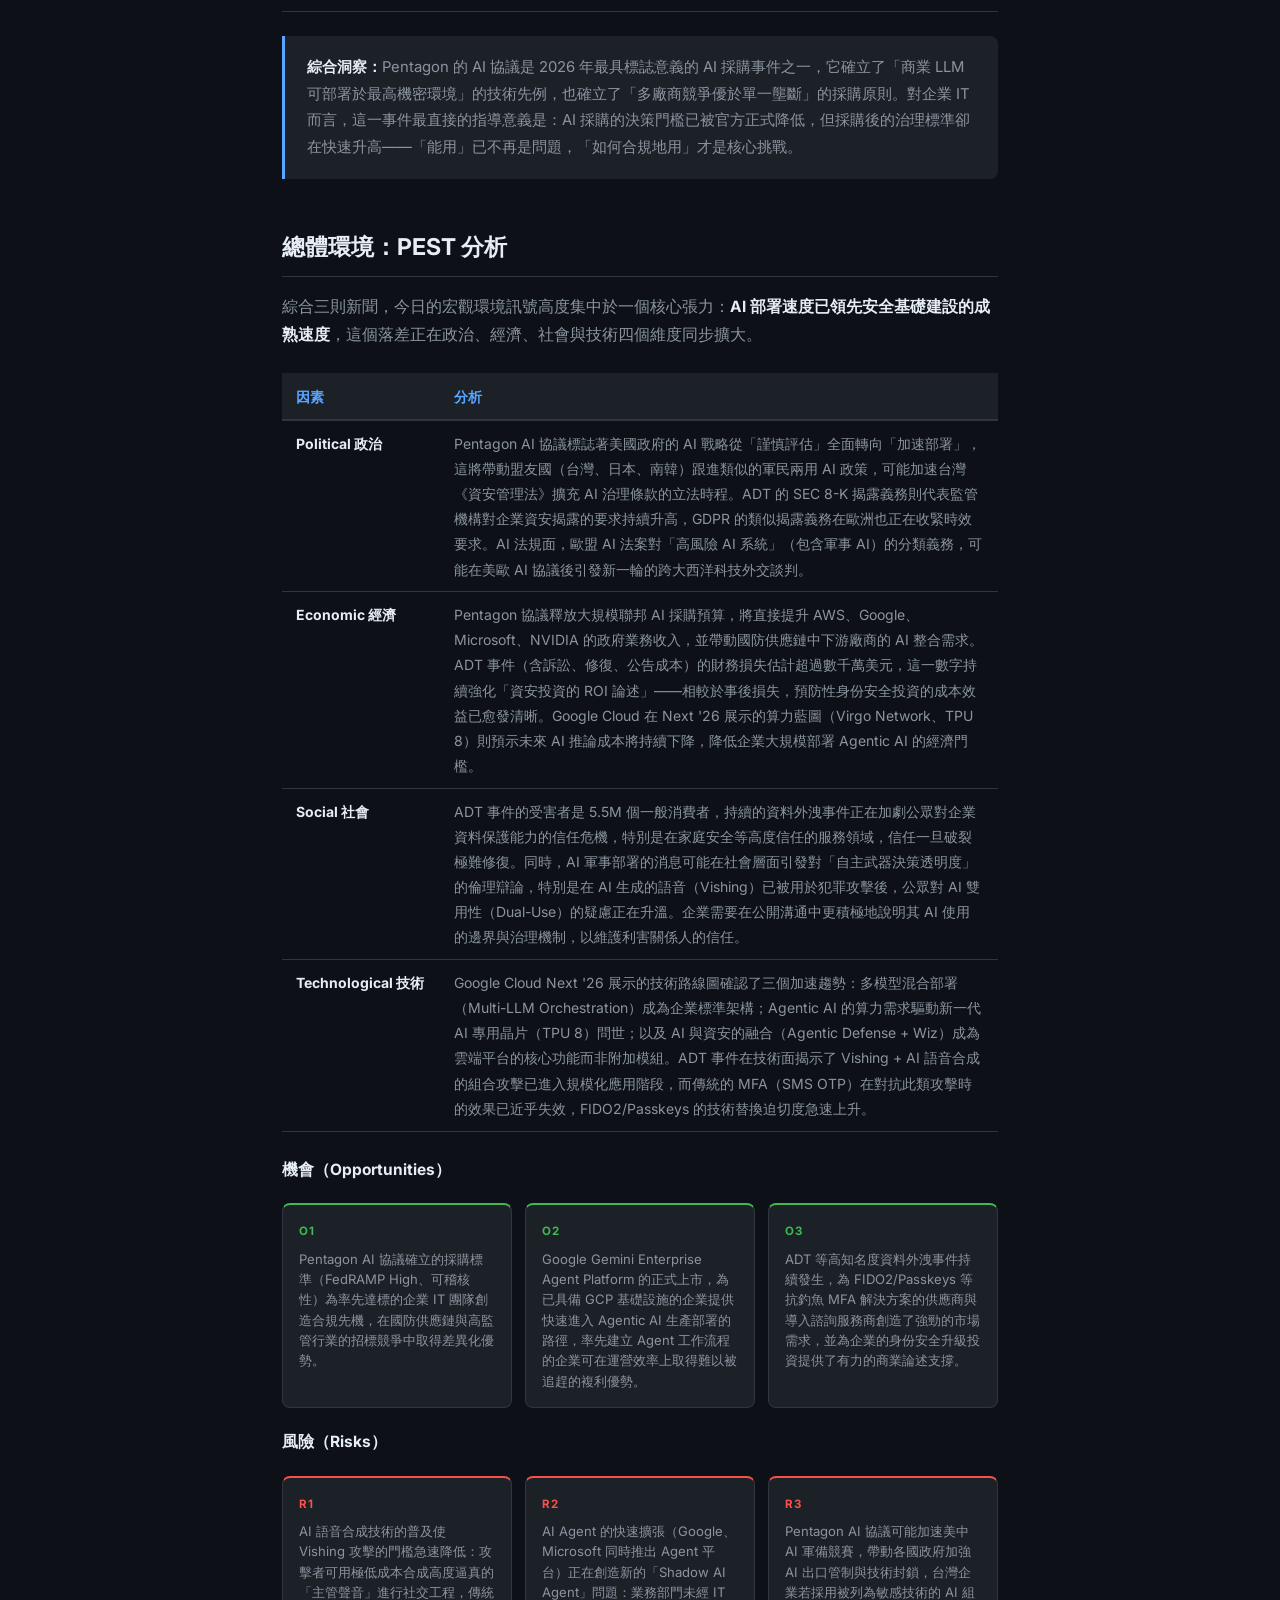
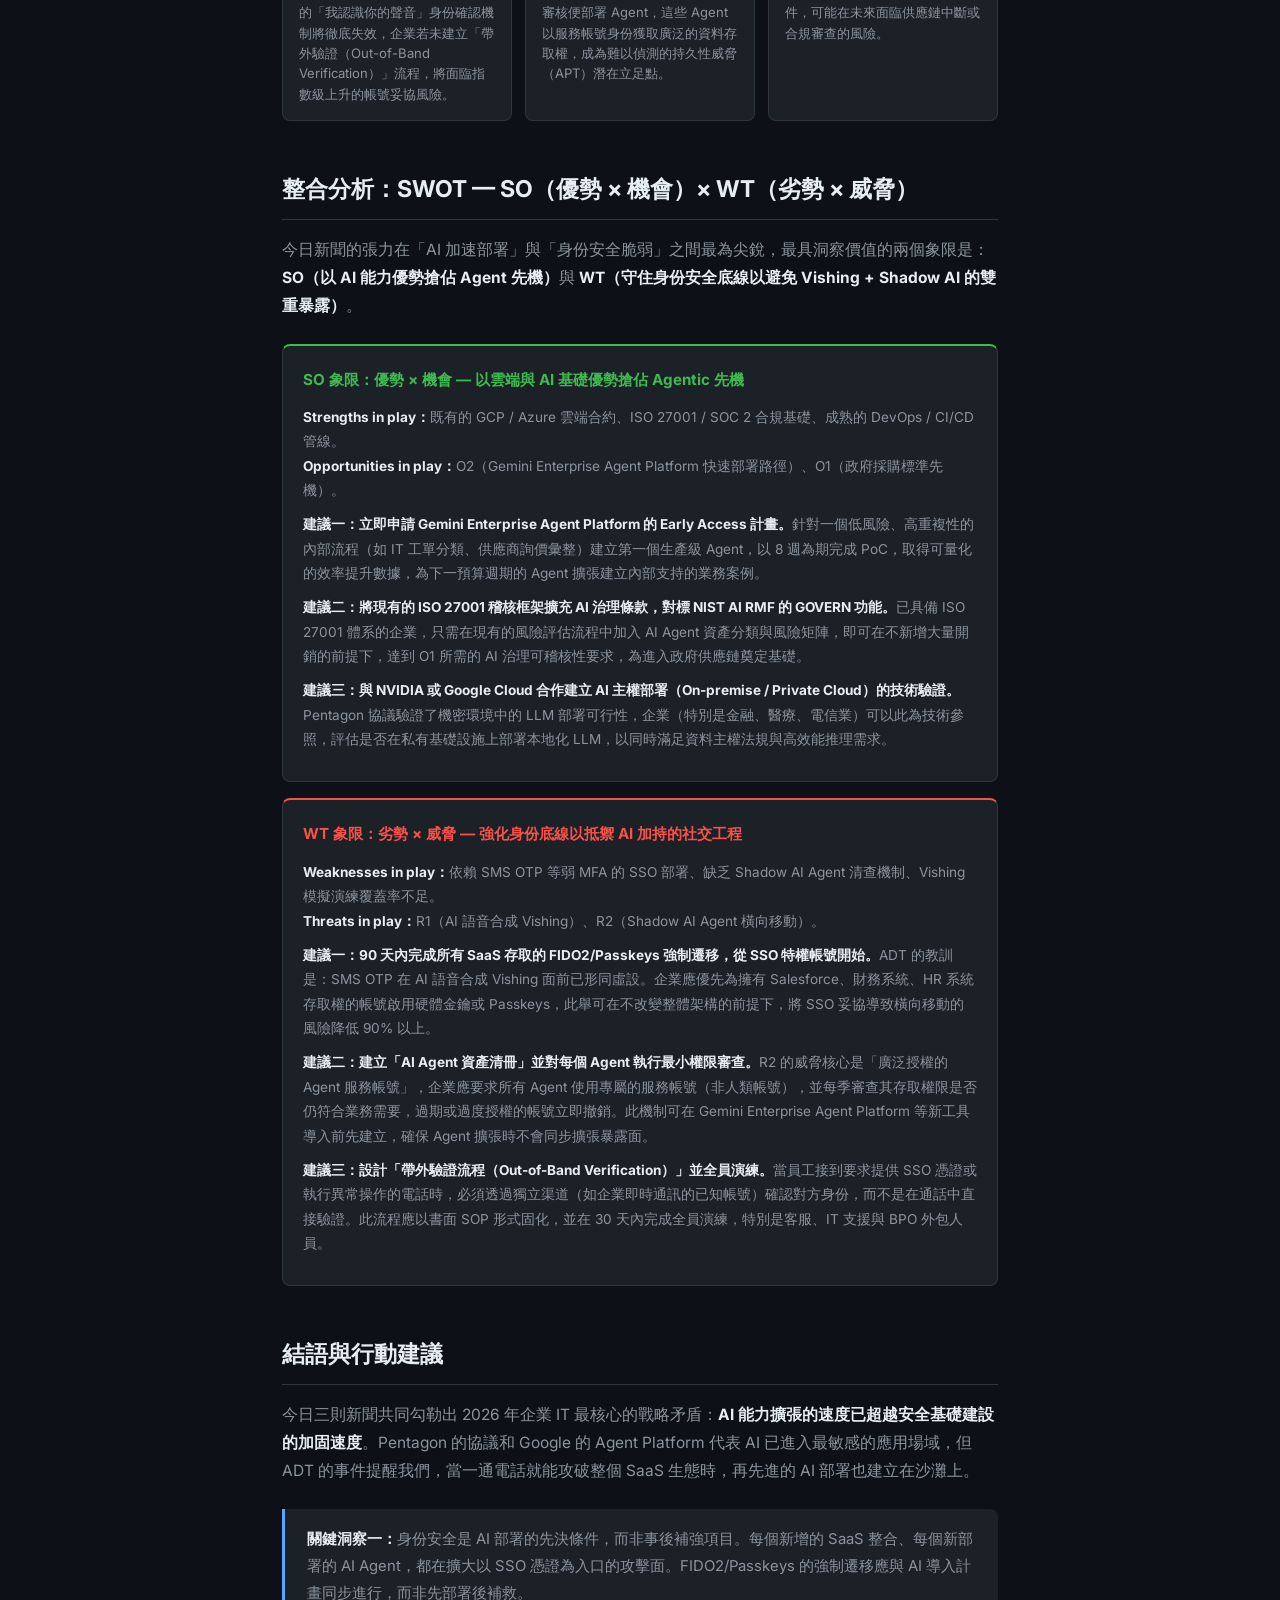
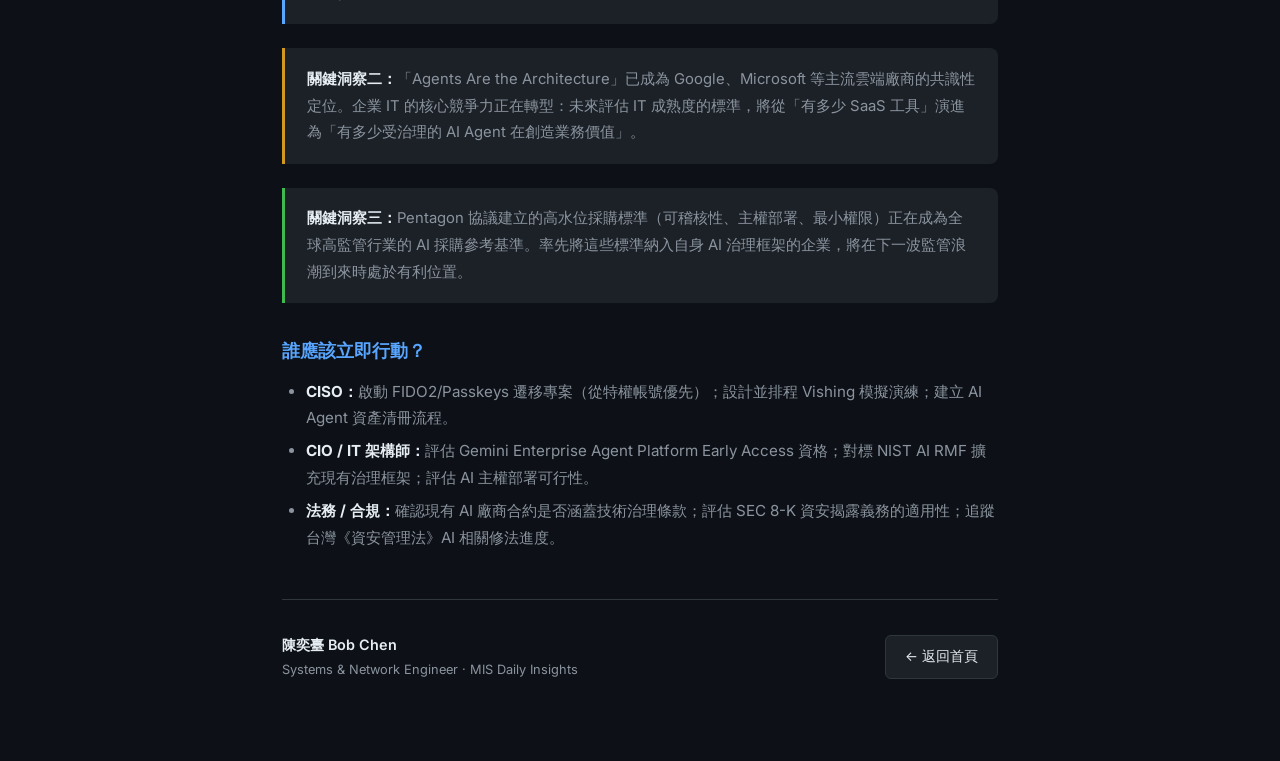
<file: analysis-2026-05-04.html>
<!DOCTYPE html>
<html lang="zh-TW">
<head>
<meta charset="UTF-8">
<meta name="viewport" content="width=device-width, initial-scale=1.0">
<title>2026-05-04 每日新聞 MIS 洞察：身份驗證攻擊 × 企業 AI Agent 平台 × AI 軍事部署 | Bob Chen</title>
<link rel="preconnect" href="https://fonts.googleapis.com">
<link rel="preconnect" href="https://fonts.gstatic.com" crossorigin>
<link href="https://fonts.googleapis.com/css2?family=Inter:wght@300;400;500;600;700&display=swap" rel="stylesheet">
<style>
:root {
  --bg: #0d1117;
  --bg2: #161b22;
  --card: #1c2128;
  --border: #30363d;
  --accent: #58a6ff;
  --green: #3fb950;
  --orange: #d29922;
  --red: #f85149;
  --text: #e6edf3;
  --muted: #8b949e;
  --font: 'Inter', -apple-system, sans-serif;
}
* { margin:0; padding:0; box-sizing:border-box; }
html { scroll-behavior:smooth; }
body { background:var(--bg); color:var(--text); font-family:var(--font); line-height:1.8; }

.topbar {
  position:sticky; top:0; z-index:99;
  background:rgba(13,17,23,.9); backdrop-filter:blur(12px);
  border-bottom:1px solid var(--border);
  padding:.85rem 2rem; display:flex; align-items:center; justify-content:space-between;
}
.topbar a { color:var(--accent); text-decoration:none; font-size:.875rem; }
.topbar .title { color:var(--muted); font-size:.85rem; }

.hero {
  background:var(--bg2); border-bottom:1px solid var(--border);
  padding:4rem 2rem 3rem;
}
.hero-inner { max-width:780px; margin:0 auto; }
.hero-meta { display:flex; gap:1rem; align-items:center; margin-bottom:1.25rem; flex-wrap:wrap; }
.tag {
  font-size:.72rem; text-transform:uppercase; letter-spacing:.1em;
  padding:.25rem .7rem; border-radius:20px;
  background:rgba(88,166,255,.1); color:var(--accent);
  border:1px solid rgba(88,166,255,.25);
}
.date { font-size:.82rem; color:var(--muted); }
.hero h1 { font-size:clamp(1.6rem,4vw,2.4rem); font-weight:700; line-height:1.3; margin-bottom:1rem; }
.hero .lead { font-size:1.05rem; color:var(--muted); line-height:1.8; }

.article { max-width:780px; margin:0 auto; padding:3rem 2rem 5rem; }

h2 {
  font-size:1.45rem; font-weight:700; margin:3rem 0 1rem;
  padding-bottom:.5rem; border-bottom:1px solid var(--border);
  color:var(--text);
}
h3 { font-size:1.1rem; font-weight:600; color:var(--accent); margin:2rem 0 .75rem; }
p { color:var(--muted); margin-bottom:1rem; font-size:.97rem; }
strong { color:var(--text); }
ul, ol { padding-left:1.5rem; margin-bottom:1rem; }
li { color:var(--muted); font-size:.95rem; margin-bottom:.4rem; line-height:1.75; }
li strong { color:var(--text); }

.callout {
  background:var(--card); border-left:3px solid var(--accent);
  border-radius:0 8px 8px 0; padding:1.1rem 1.4rem; margin:1.5rem 0;
}
.callout.orange { border-color:var(--orange); }
.callout.green  { border-color:var(--green); }
.callout.red    { border-color:var(--red); }
.callout p { margin:0; font-size:.93rem; }

.news-cite {
  background:var(--card); border:1px solid var(--border);
  border-radius:8px; padding:1rem 1.4rem; margin:1.5rem 0;
}
.news-cite .cite-label { color:var(--accent); font-weight:600; font-size:.8rem; text-transform:uppercase; letter-spacing:.08em; margin-bottom:.35rem; }
.news-cite p { color:var(--muted); margin:0; font-size:.9rem; }
.news-cite p + p { margin-top:.4rem; }

table { width:100%; border-collapse:collapse; margin:1.5rem 0; font-size:.875rem; }
th { background:var(--card); color:var(--accent); text-align:left; padding:.65rem .9rem; border-bottom:2px solid var(--border); }
td { padding:.6rem .9rem; border-bottom:1px solid var(--border); color:var(--muted); vertical-align:top; }
tr:hover td { background:rgba(255,255,255,.02); }
td strong { color:var(--text); }

.opportunity-grid, .risk-grid {
  display:grid; grid-template-columns:1fr 1fr 1fr; gap:.85rem; margin:1.25rem 0;
}
.opp-card, .risk-card {
  background:var(--card); border:1px solid var(--border);
  border-radius:8px; padding:1rem;
}
.opp-card { border-top:2px solid var(--green); }
.risk-card { border-top:2px solid var(--red); }
.opp-card .label { font-size:.72rem; font-weight:700; color:var(--green); text-transform:uppercase; letter-spacing:.08em; margin-bottom:.4rem; }
.risk-card .label { font-size:.72rem; font-weight:700; color:var(--red); text-transform:uppercase; letter-spacing:.08em; margin-bottom:.4rem; }
.opp-card p, .risk-card p { font-size:.82rem; color:var(--muted); margin:0; line-height:1.55; }

.swot-grid {
  display:grid; grid-template-columns:1fr 1fr; gap:1rem; margin:1.5rem 0;
}
.swot-card {
  background:var(--card); border:1px solid var(--border); border-radius:8px; padding:1.25rem;
}
.swot-card.so { border-top:2px solid var(--green); }
.swot-card.st { border-top:2px solid var(--accent); }
.swot-card.wo { border-top:2px solid var(--orange); }
.swot-card.wt { border-top:2px solid var(--red); }
.swot-card h4 { font-size:.95rem; font-weight:700; margin-bottom:.75rem; }
.swot-card.so h4 { color:var(--green); }
.swot-card.st h4 { color:var(--accent); }
.swot-card.wo h4 { color:var(--orange); }
.swot-card.wt h4 { color:var(--red); }
.swot-card p { font-size:.85rem; color:var(--muted); margin-bottom:.6rem; }

.news-list { list-style:none; padding:0; margin:1.25rem 0; }
.news-list li {
  background:var(--card); border:1px solid var(--border);
  border-radius:6px; padding:.75rem 1rem; margin-bottom:.6rem;
}
.news-list li .nl-headline { color:var(--text); font-weight:600; font-size:.88rem; }
.news-list li .nl-meta { color:var(--muted); font-size:.8rem; margin-top:.2rem; }

.article-footer {
  border-top:1px solid var(--border); padding-top:2rem; margin-top:3rem;
  display:flex; justify-content:space-between; align-items:center; flex-wrap:wrap; gap:1rem;
}
.author-info .name { font-weight:600; font-size:.9rem; }
.author-info .role { font-size:.8rem; color:var(--muted); }
.back-btn {
  background:var(--card); border:1px solid var(--border);
  color:var(--text); padding:.55rem 1.2rem; border-radius:6px;
  text-decoration:none; font-size:.85rem; transition:border-color .2s;
}
.back-btn:hover { border-color:var(--accent); color:var(--accent); }

@media(max-width:600px) {
  .opportunity-grid, .risk-grid, .swot-grid { grid-template-columns:1fr; }
  .hero, .article { padding-left:1.25rem; padding-right:1.25rem; }
}
</style>
</head>
<body>

<div class="topbar">
  <a href="index.html">← 返回首頁</a>
  <span class="title">Daily MIS Insights</span>
</div>

<div class="hero">
  <div class="hero-inner">
    <div class="hero-meta">
      <span class="tag">Daily Insights</span>
      <span class="tag" style="background:rgba(63,185,80,.1);color:var(--green);border-color:rgba(63,185,80,.25);">MIS 雙構面分析</span>
      <span class="date">2026-05-04</span>
    </div>
    <h1>2026-05-04 每日新聞 MIS 洞察<br>身份驗證攻擊 × 企業 AI Agent 平台 × AI 軍事部署</h1>
    <p class="lead">ADT 5.5M 客戶資料因 Okta SSO Vishing 攻擊遭竊、Google Cloud Next '26 發布 Gemini Enterprise Agent Platform、美國國防部與 7 家科技巨頭簽署機密 AI 部署協議——三則新聞共同揭示：AI 正在同時加速能力擴張（Google、Pentagon）與攻擊升級（身份詐騙），企業 IT 必須在基礎身份安全尚未穩固之前，就面對 Agentic AI 帶來的全新治理壓力。</p>
  </div>
</div>

<div class="article">

  <!-- ── 今日新聞概覽 ── -->
  <h2>今日新聞概覽</h2>
  <p>今日三則新聞描繪出一個高度矛盾的企業 IT 現況：一方面，AI 技術以前所未有的速度進入最敏感的應用場景——美國軍方的機密網路、Google 企業客戶的生產核心；另一方面，<strong>最基礎的身份安全防線（SSO）卻因一通電話（Vishing）就被突破</strong>，導致 5.5M 筆客戶資料外洩。AI 能力的天花板不斷被突破，但安全基礎建設的地板卻仍在崩塌。這個矛盾對企業 IT 決策者的啟示是：加速採用 AI 的同時，不能跳過對 Identity Infrastructure 的深度加固。</p>

  <ul class="news-list">
    <li>
      <div class="nl-headline">ADT Confirms Data Breach After ShinyHunters Leak Threat — 5.5M Customers Exposed via Okta SSO Vishing</div>
      <div class="nl-meta">BleepingComputer / BankInfoSecurity &nbsp;·&nbsp; 2026-05-02</div>
    </li>
    <li>
      <div class="nl-headline">Google Cloud Next '26: Gemini Enterprise Agent Platform, Agentic Defense, and TPU 8th Gen Unveiled</div>
      <div class="nl-meta">Google Cloud Blog / Bain &amp; Company &nbsp;·&nbsp; 2026-05-02–03</div>
    </li>
    <li>
      <div class="nl-headline">Pentagon Strikes AI Deals with 7 Big Tech Firms to Deploy AI on Classified Military Networks</div>
      <div class="nl-meta">CNN Business / Breaking Defense / Washington Post &nbsp;·&nbsp; 2026-05-01</div>
    </li>
  </ul>

  <!-- ── 新聞一 ── -->
  <h2>新聞一：ADT 身份驗證攻擊——SSO Vishing 導致 Salesforce 資料外洩</h2>

  <div class="news-cite">
    <div class="cite-label">新聞來源</div>
    <p>「ADT Confirms Data Breach After ShinyHunters Leak Threat」— BleepingComputer &amp; BankInfoSecurity, 2026-05-02</p>
    <div class="cite-label" style="margin-top:.6rem">核心事件</div>
    <p>駭客組織 ShinyHunters 透過語音釣魚（Vishing）攻擊取得 ADT 員工的 Okta SSO 憑證，進而存取 Salesforce 執行資料外洩，5.5M 客戶的姓名、電話、地址及部分身分證末四碼遭竊，ShinyHunters 隨後以 11GB 資料勒索並公開洩漏，ADT 已向 SEC 提交 8-K 揭露事件。</p>
  </div>

  <h3>構面 A：Leavitt's MIS Triangle</h3>
  <table>
    <thead><tr><th style="width:22%">構面</th><th>分析重點</th></tr></thead>
    <tbody>
      <tr>
        <td><strong>管理<br>Management</strong></td>
        <td>此次攻擊的切入點是「人」而非「技術漏洞」——員工接到一通電話就交出了 SSO 憑證，這迫使管理層重新審視「資安培訓的 ROI」。傳統每年一次的資安意識培訓顯然不足，企業需要將 Vishing 模擬演練納入常態化的社交工程防禦計畫，並建立員工報告可疑電話的激勵機制。ADT 被迫向 SEC 提交 8-K 揭露，代表資料外洩已從 IT 問題升格為董事會層級的財務揭露義務，CISO 的每季風險報告必須涵蓋身份攻擊向量的量化指標。</td>
      </tr>
      <tr>
        <td><strong>組織<br>Organization</strong></td>
        <td>ADT 是這三年內第三次遭到入侵，顯示組織層面的「學習迴圈」存在嚴重失靈：每次事件後的改進措施未能有效阻止下一次攻擊。Vishing 攻擊特別難以防禦的原因在於它跨越了技術與人力兩個控制域——資安工程師管不到接聽電話的客服人員，HR 管不到員工使用 Okta 的行為模式。企業需要建立跨越 IT、HR、法務、客服的「社交工程聯防小組」，並為所有擁有 SSO 存取權的員工建立額外的身份驗證程序。</td>
      </tr>
      <tr>
        <td><strong>技術<br>Technology</strong></td>
        <td>此次攻擊的技術路徑：Vishing → Okta SSO 憑證 → Salesforce 存取，揭示了「SaaS 串聯信任鏈」的脆弱性：一個 SSO 帳號的妥協可以橫向移動到所有整合的 SaaS 平台。防禦技術層面，企業應立即評估是否為所有特權 SaaS 存取（如 Salesforce 管理員帳號）啟用 FIDO2 硬體金鑰或 Passkeys，這類抗釣魚 MFA 方案即使憑證被竊仍能阻止攻擊者登入。此外，Okta 的 Behavior Detection 與 ThreatInsight 功能應納入監控儀表板，設定異常登入地點或裝置的即時告警。</td>
      </tr>
    </tbody>
  </table>

  <h3>構面 B：IT Governance Triad</h3>
  <table>
    <thead><tr><th style="width:22%">構面</th><th>分析重點</th></tr></thead>
    <tbody>
      <tr>
        <td><strong>IT 策略<br>IT Strategy</strong></td>
        <td>ADT 事件再度驗證了「身份即邊界（Identity is the New Perimeter）」這一零信任核心原則的迫切性。企業若尚未完成 Zero Trust Architecture 的規劃，此事件應作為催化劑：優先完成 Identity Governance 的基礎建設（PAM、Just-in-Time 存取、連續身份驗證），再談 AI 和雲端擴張。對競爭策略而言，在客戶與合作夥伴日益要求供應商提供資安稽核報告（如 SOC 2 Type II）的背景下，身份安全的投資可轉化為明確的商業差異化優勢。</td>
      </tr>
      <tr>
        <td><strong>IT 管理<br>IT Management</strong></td>
        <td>立即行動優先序：（1）稽核所有 Okta 整合的 SaaS 應用，列出哪些允許無 MFA 登入或使用弱 MFA（SMS OTP）；（2）對所有可存取客戶 PII 資料的帳號強制啟用 FIDO2 / Passkeys；（3）針對 BPO 外包人員（通常是 Vishing 攻擊的首要目標）建立額外的身份驗證流程。長期管理上，Okta 的 Identity Threat Protection（ITP）模組可提供持續性的 Session Risk 評估，值得列入下一預算週期的評估清單。</td>
      </tr>
      <tr>
        <td><strong>IT 治理<br>IT Governance</strong></td>
        <td>ADT 的 SEC 8-K 揭露義務提醒所有上市公司：依據 SEC 2023 年的網路資安揭露規則，重大資安事件必須在確認後四個工作日內提交 8-K。企業的資安治理框架必須預先定義「重大性（Materiality）」的判斷標準，並建立從 CISO 到法務到 CFO 的快速評估流程。RACI：CISO 為身份安全策略的 Accountable，IAM 工程師為 Responsible，法務為 Consulted（合規揭露），業務單位負責人為 Informed。KPI：特權帳號 FIDO2 覆蓋率（目標 100%）、Vishing 模擬演練的員工識別率（目標 ≥85%）、SSO 異常登入偵測到告警的平均時間（目標 ≤5 分鐘）。</td>
      </tr>
    </tbody>
  </table>

  <div class="callout red">
    <p><strong>綜合洞察：</strong>ADT 事件的核心教訓不是「技術不夠強」，而是「身份安全的最弱環節永遠是人」。企業在大量部署 AI 工具、擴展 SaaS 生態的同時，每增加一個 SSO 整合就增加一個橫向移動的潛在路徑。Vishing 攻擊的門檻極低、成效極高，在企業廣泛採用 GenAI 語音合成工具的 2026 年，其威脅程度只會持續上升。</p>
  </div>

  <!-- ── 新聞二 ── -->
  <h2>新聞二：Google Cloud Next '26 — Gemini Enterprise Agent Platform 正式登場</h2>

  <div class="news-cite">
    <div class="cite-label">新聞來源</div>
    <p>「Google Cloud Next '26: Gemini Enterprise Agent Platform, Agentic Defense and TPU 8th Gen」— Google Cloud Blog &amp; Bain &amp; Company, 2026-05-02–03</p>
    <div class="cite-label" style="margin-top:.6rem">核心事件</div>
    <p>Google 在 Cloud Next '26 發布 Gemini Enterprise Agent Platform（端到端 AI Agent 開發、治理與擴展工作台）、Agentic Defense（整合 Wiz 的主動式 AI 資安防禦）、第八代 TPU（含 Agentic 時代專用晶片）以及 Virgo Network 超大規模資料中心架構，已有 75% 的 Google Cloud 客戶使用 AI 產品，330 個客戶每月處理超過一兆 token。</p>
  </div>

  <h3>構面 A：Leavitt's MIS Triangle</h3>
  <table>
    <thead><tr><th style="width:22%">構面</th><th>分析重點</th></tr></thead>
    <tbody>
      <tr>
        <td><strong>管理<br>Management</strong></td>
        <td>Gemini Enterprise Agent Platform 的上市代表 Google 將「企業 AI Agent」從實驗性功能提升為核心產品線，這對 CIO 的管理決策意義在於：AI Agent 不再是 PoC 預算的試驗品，而是必須納入正式採購流程、合規評估與長期 TCO 計算的生產級服務。75% 的 Google Cloud 客戶已在使用 AI 產品這一數字，也意味著競爭對手很可能已在加速部署——落後者將在客戶服務效率、決策速度與成本結構上承受實質差距。</td>
      </tr>
      <tr>
        <td><strong>組織<br>Organization</strong></td>
        <td>「Agentic Enterprise Control Plane」（Bain 對此次 Google Cloud Next 的定位）意味著企業的 IT 組織架構將迎來新的角色需求：Agent 協調員（Orchestrator）、Agent 稽核員（Auditor）、以及 Agent 訓練資料管理員（Data Curator）。這些角色目前在多數企業中並不存在，但將成為未來 1–2 年 IT 組織設計的重點議題。同時，業務部門與 IT 部門的協作模式也將轉型——業務部門直接設計 Agent 工作流程，IT 部門負責底層基礎設施與治理框架的維護。</td>
      </tr>
      <tr>
        <td><strong>技術<br>Technology</strong></td>
        <td>Gemini Enterprise Agent Platform 的技術核心是多模型支援（Gemini 3.1 Pro、Flash Image、Lyria 3 以及 Anthropic Claude Opus 4.7），讓企業能夠在同一個治理框架內混合使用不同廠商的 LLM，這是對「廠商鎖定」顧慮的直接回應。第八代 TPU 與 Virgo Network 的發布則揭示 Google 正在為 Agentic AI 的下一個運算需求量級預先布局——Agent 的持續推理（Persistent Reasoning）模式對算力的消耗遠高於傳統的單次問答模式，現有的 GPU 叢集架構可能在 2–3 年內成為瓶頸。</td>
      </tr>
    </tbody>
  </table>

  <h3>構面 B：IT Governance Triad</h3>
  <table>
    <thead><tr><th style="width:22%">構面</th><th>分析重點</th></tr></thead>
    <tbody>
      <tr>
        <td><strong>IT 策略<br>IT Strategy</strong></td>
        <td>Google Cloud Next '26 的核心戰略信號是：雲端廠商的競爭已從「算力/儲存/網路」的基礎設施層上移至「AI Agent 的開發-部署-治理」的平台層。企業 IT 的雲端策略必須重新評估：現有的 Google Cloud 採購協議中是否包含 Gemini Enterprise 的使用權？是否需要重新談判以獲取 Agent Platform 的存取條款？多雲策略下，如何在不同廠商的 Agent 平台之間維持資料可攜性？</td>
      </tr>
      <tr>
        <td><strong>IT 管理<br>IT Management</strong></td>
        <td>企業應立即啟動「Agentic Readiness Assessment」：評估現有的資料管線是否具備足夠的結構化程度以供 Agent 消費（多數企業的資料仍以非結構化形式分散在各 SaaS 工具中）；評估現有的 IAM 架構是否能為 Agent 分配最小權限原則（Least Privilege）的系統帳號；評估現有的合規框架是否涵蓋 AI Agent 的審計追蹤需求。此評估結果將直接決定企業能否在 12 個月內將 Gemini Enterprise Agent Platform 投入生產環境。</td>
      </tr>
      <tr>
        <td><strong>IT 治理<br>IT Governance</strong></td>
        <td>Gemini Enterprise Agent Platform 的「治理」功能（Build, Govern, Scale）雖是賣點，但企業不應將 AI 治理的責任外包給平台廠商。NIST AI RMF 的 GOVERN 功能要求企業建立自己的 AI 政策、風險接受準則與人機協作邊界定義。RACI 建議：AI 治理委員會（由 CIO、CISO、法務、業務代表組成）為 Accountable，AI Center of Excellence 為 Responsible，各業務部門的 Agent 使用者為 Consulted。KPI：Agent 執行的高風險動作人工審核覆蓋率（≥95%）、Agent 產出的錯誤率月度趨勢、Agent 存取的資料範圍是否符合最小權限原則（季度稽核）。</td>
      </tr>
    </tbody>
  </table>

  <div class="callout green">
    <p><strong>綜合洞察：</strong>Google Cloud Next '26 最重要的戰略信號不是任何單一產品，而是「Agent 即架構（Agents Are the Architecture Now）」這個定位的正式確立。這意味著未來 3–5 年，企業 IT 的核心競爭力將從「能否正確使用 AI 工具」演進為「能否設計、治理並持續優化 AI Agent 工作流程」。率先建立 Agent 能力的企業，將在運營效率上取得難以被追趕的複利優勢。</p>
  </div>

  <!-- ── 新聞三 ── -->
  <h2>新聞三：美國國防部與 7 家科技巨頭簽署機密 AI 部署協議</h2>

  <div class="news-cite">
    <div class="cite-label">新聞來源</div>
    <p>「Pentagon Strikes AI Deals with 7 Big Tech Firms to Deploy AI on Classified Military Networks」— CNN Business &amp; Breaking Defense &amp; Washington Post, 2026-05-01</p>
    <div class="cite-label" style="margin-top:.6rem">核心事件</div>
    <p>美國國防部與 Amazon Web Services、Google、Microsoft、NVIDIA、OpenAI、SpaceX 及 Reflection 達成協議，授權這七家公司在 DoD 的 Impact Level 6（機密）與 Impact Level 7（最高機密）網路環境中部署 AI 產品，標誌著商業 LLM 首次正式進入美國軍事機密基礎設施。</p>
  </div>

  <h3>構面 A：Leavitt's MIS Triangle</h3>
  <table>
    <thead><tr><th style="width:22%">構面</th><th>分析重點</th></tr></thead>
    <tbody>
      <tr>
        <td><strong>管理<br>Management</strong></td>
        <td>Pentagon 的決定是商業 AI 信任度評估達到新里程碑的制度性認可：如果美國最高機密網路都能接受 AWS、Google、Microsoft 的 AI 服務，這將顯著降低其他高度監管行業（金融、醫療、國防供應鏈）CIO 對採用商業 LLM 的心理門檻。對企業管理層的直接含義是：「AI 不夠安全」的保守論述將更難在內部會議中站穩腳跟，CIO 面臨的壓力將從「要不要用 AI」轉向「多快能部署」。</td>
      </tr>
      <tr>
        <td><strong>組織<br>Organization</strong></td>
        <td>七家廠商同時獲批進入機密網路，代表 DoD 選擇了「多廠商並行競爭」而非「單一廠商獨佔」的採購策略，這對企業 IT 的採購組織設計具有示範意義。軍方的 AI 採購決策通常經過比商業企業更嚴格的安全評估與供應商稽核流程，其結果為商業企業的盡職調查提供了參考基準。組織文化層面，此新聞會進一步強化內部「AI 推進派」的話語權，改變管理層對 AI 風險的風險容忍度設定。</td>
      </tr>
      <tr>
        <td><strong>技術<br>Technology</strong></td>
        <td>IL6/IL7 網路環境的技術要求極為嚴苛：資料必須在氣隙（Air-gapped）或嚴格隔離的環境中處理，模型必須能在無網路連線的情況下本地推理，並通過 FedRAMP High 或更高級別的認證。七家廠商能夠達到此標準，意味著其 AI 服務的「主權部署（Sovereign Deployment）」能力已相當成熟，這對考慮在地化部署（On-premise LLM）的企業是重要的技術可行性信號：若軍方能部署隔離的商業 LLM，企業的私有雲也同樣具備可行性。</td>
      </tr>
    </tbody>
  </table>

  <h3>構面 B：IT Governance Triad</h3>
  <table>
    <thead><tr><th style="width:22%">構面</th><th>分析重點</th></tr></thead>
    <tbody>
      <tr>
        <td><strong>IT 策略<br>IT Strategy</strong></td>
        <td>此協議釋放了一個清晰的地緣政治信號：美國政府視 AI 軍事優勢為國家競爭核心，這將加速聯邦資金流入 AI 研發與基礎設施，進一步拉大美中 AI 能力差距，也可能加速台灣、日本、歐洲的盟友跟進類似的軍民兩用 AI 部署計畫。對民間企業的戰略含義：在國防供應鏈中的企業（如系統整合商、國防電子商）將面臨客戶要求其採用同款 AI 服務並達到相應合規標準的壓力，必須提前評估 FedRAMP、ITAR 等認證路徑。</td>
      </tr>
      <tr>
        <td><strong>IT 管理<br>IT Management</strong></td>
        <td>此協議對非國防企業的管理實踐影響，主要體現在「參考標竿」效應：DoD 要求七家廠商提供的技術控制清單（存取日誌、模型版本鎖定、輸出稽核等），將逐步成為高監管行業要求 AI 廠商提供的標準合約條款。IT 採購部門應開始在 AI 服務合約中加入類似的技術治理條款，而不是接受廠商的預設服務協議。人才層面，DoD 協議的執行將創造大量高薪的 AI 資安工程師職缺，加劇私人企業的人才競爭壓力。</td>
      </tr>
      <tr>
        <td><strong>IT 治理<br>IT Governance</strong></td>
        <td>七家廠商的入選標準雖未完全公開，但可確定涵蓋 FedRAMP High 認證、CMMC（網路安全成熟度模型認證）合規、以及對 AI 模型行為的可稽核性要求。這些標準正在成為全球 AI 採購的「最高水位線」——即使非軍事企業，在進行高風險 AI 系統的採購決策時，參照此標準進行廠商評估已成為最佳實踐。RACI：CIO 為 Accountable，IT 架構師與法務為 Responsible，CISO 為 Consulted（資安合規評估）。KPI：AI 廠商合約中涵蓋技術治理條款的比例（目標 100% 生產級服務）、AI 服務的合規認證覆蓋率。</td>
      </tr>
    </tbody>
  </table>

  <div class="callout">
    <p><strong>綜合洞察：</strong>Pentagon 的 AI 協議是 2026 年最具標誌意義的 AI 採購事件之一，它確立了「商業 LLM 可部署於最高機密環境」的技術先例，也確立了「多廠商競爭優於單一壟斷」的採購原則。對企業 IT 而言，這一事件最直接的指導意義是：AI 採購的決策門檻已被官方正式降低，但採購後的治理標準卻在快速升高——「能用」已不再是問題，「如何合規地用」才是核心挑戰。</p>
  </div>

  <!-- ── PEST ── -->
  <h2>總體環境：PEST 分析</h2>
  <p>綜合三則新聞，今日的宏觀環境訊號高度集中於一個核心張力：<strong>AI 部署速度已領先安全基礎建設的成熟速度</strong>，這個落差正在政治、經濟、社會與技術四個維度同步擴大。</p>

  <table>
    <thead><tr><th style="width:22%">因素</th><th>分析</th></tr></thead>
    <tbody>
      <tr>
        <td><strong>Political 政治</strong></td>
        <td>Pentagon AI 協議標誌著美國政府的 AI 戰略從「謹慎評估」全面轉向「加速部署」，這將帶動盟友國（台灣、日本、南韓）跟進類似的軍民兩用 AI 政策，可能加速台灣《資安管理法》擴充 AI 治理條款的立法時程。ADT 的 SEC 8-K 揭露義務則代表監管機構對企業資安揭露的要求持續升高，GDPR 的類似揭露義務在歐洲也正在收緊時效要求。AI 法規面，歐盟 AI 法案對「高風險 AI 系統」（包含軍事 AI）的分類義務，可能在美歐 AI 協議後引發新一輪的跨大西洋科技外交談判。</td>
      </tr>
      <tr>
        <td><strong>Economic 經濟</strong></td>
        <td>Pentagon 協議釋放大規模聯邦 AI 採購預算，將直接提升 AWS、Google、Microsoft、NVIDIA 的政府業務收入，並帶動國防供應鏈中下游廠商的 AI 整合需求。ADT 事件（含訴訟、修復、公告成本）的財務損失估計超過數千萬美元，這一數字持續強化「資安投資的 ROI 論述」——相較於事後損失，預防性身份安全投資的成本效益已愈發清晰。Google Cloud 在 Next '26 展示的算力藍圖（Virgo Network、TPU 8）則預示未來 AI 推論成本將持續下降，降低企業大規模部署 Agentic AI 的經濟門檻。</td>
      </tr>
      <tr>
        <td><strong>Social 社會</strong></td>
        <td>ADT 事件的受害者是 5.5M 個一般消費者，持續的資料外洩事件正在加劇公眾對企業資料保護能力的信任危機，特別是在家庭安全等高度信任的服務領域，信任一旦破裂極難修復。同時，AI 軍事部署的消息可能在社會層面引發對「自主武器決策透明度」的倫理辯論，特別是在 AI 生成的語音（Vishing）已被用於犯罪攻擊後，公眾對 AI 雙用性（Dual-Use）的疑慮正在升溫。企業需要在公開溝通中更積極地說明其 AI 使用的邊界與治理機制，以維護利害關係人的信任。</td>
      </tr>
      <tr>
        <td><strong>Technological 技術</strong></td>
        <td>Google Cloud Next '26 展示的技術路線圖確認了三個加速趨勢：多模型混合部署（Multi-LLM Orchestration）成為企業標準架構；Agentic AI 的算力需求驅動新一代 AI 專用晶片（TPU 8）問世；以及 AI 與資安的融合（Agentic Defense + Wiz）成為雲端平台的核心功能而非附加模組。ADT 事件在技術面揭示了 Vishing + AI 語音合成的組合攻擊已進入規模化應用階段，而傳統的 MFA（SMS OTP）在對抗此類攻擊時的效果已近乎失效，FIDO2/Passkeys 的技術替換迫切度急速上升。</td>
      </tr>
    </tbody>
  </table>

  <p style="margin-top:1.5rem;"><strong>機會（Opportunities）</strong></p>
  <div class="opportunity-grid">
    <div class="opp-card">
      <div class="label">O1</div>
      <p>Pentagon AI 協議確立的採購標準（FedRAMP High、可稽核性）為率先達標的企業 IT 團隊創造合規先機，在國防供應鏈與高監管行業的招標競爭中取得差異化優勢。</p>
    </div>
    <div class="opp-card">
      <div class="label">O2</div>
      <p>Google Gemini Enterprise Agent Platform 的正式上市，為已具備 GCP 基礎設施的企業提供快速進入 Agentic AI 生產部署的路徑，率先建立 Agent 工作流程的企業可在運營效率上取得難以被追趕的複利優勢。</p>
    </div>
    <div class="opp-card">
      <div class="label">O3</div>
      <p>ADT 等高知名度資料外洩事件持續發生，為 FIDO2/Passkeys 等抗釣魚 MFA 解決方案的供應商與導入諮詢服務商創造了強勁的市場需求，並為企業的身份安全升級投資提供了有力的商業論述支撐。</p>
    </div>
  </div>

  <p><strong>風險（Risks）</strong></p>
  <div class="risk-grid">
    <div class="risk-card">
      <div class="label">R1</div>
      <p>AI 語音合成技術的普及使 Vishing 攻擊的門檻急速降低：攻擊者可用極低成本合成高度逼真的「主管聲音」進行社交工程，傳統的「我認識你的聲音」身份確認機制將徹底失效，企業若未建立「帶外驗證（Out-of-Band Verification）」流程，將面臨指數級上升的帳號妥協風險。</p>
    </div>
    <div class="risk-card">
      <div class="label">R2</div>
      <p>AI Agent 的快速擴張（Google、Microsoft 同時推出 Agent 平台）正在創造新的「Shadow AI Agent」問題：業務部門未經 IT 審核便部署 Agent，這些 Agent 以服務帳號身份獲取廣泛的資料存取權，成為難以偵測的持久性威脅（APT）潛在立足點。</p>
    </div>
    <div class="risk-card">
      <div class="label">R3</div>
      <p>Pentagon AI 協議可能加速美中 AI 軍備競賽，帶動各國政府加強 AI 出口管制與技術封鎖，台灣企業若採用被列為敏感技術的 AI 組件，可能在未來面臨供應鏈中斷或合規審查的風險。</p>
    </div>
  </div>

  <!-- ── SWOT ── -->
  <h2>整合分析：SWOT — SO（優勢 × 機會）× WT（劣勢 × 威脅）</h2>

  <p>今日新聞的張力在「AI 加速部署」與「身份安全脆弱」之間最為尖銳，最具洞察價值的兩個象限是：<strong>SO（以 AI 能力優勢搶佔 Agent 先機）</strong>與 <strong>WT（守住身份安全底線以避免 Vishing + Shadow AI 的雙重暴露）</strong>。</p>

  <div class="swot-grid">
    <div class="swot-card so" style="grid-column: span 2;">
      <h4>SO 象限：優勢 × 機會 — 以雲端與 AI 基礎優勢搶佔 Agentic 先機</h4>
      <p><strong>Strengths in play：</strong>既有的 GCP / Azure 雲端合約、ISO 27001 / SOC 2 合規基礎、成熟的 DevOps / CI/CD 管線。<br><strong>Opportunities in play：</strong>O2（Gemini Enterprise Agent Platform 快速部署路徑）、O1（政府採購標準先機）。</p>
      <p><strong>建議一：立即申請 Gemini Enterprise Agent Platform 的 Early Access 計畫。</strong>針對一個低風險、高重複性的內部流程（如 IT 工單分類、供應商詢價彙整）建立第一個生產級 Agent，以 8 週為期完成 PoC，取得可量化的效率提升數據，為下一預算週期的 Agent 擴張建立內部支持的業務案例。</p>
      <p><strong>建議二：將現有的 ISO 27001 稽核框架擴充 AI 治理條款，對標 NIST AI RMF 的 GOVERN 功能。</strong>已具備 ISO 27001 體系的企業，只需在現有的風險評估流程中加入 AI Agent 資產分類與風險矩陣，即可在不新增大量開銷的前提下，達到 O1 所需的 AI 治理可稽核性要求，為進入政府供應鏈奠定基礎。</p>
      <p><strong>建議三：與 NVIDIA 或 Google Cloud 合作建立 AI 主權部署（On-premise / Private Cloud）的技術驗證。</strong>Pentagon 協議驗證了機密環境中的 LLM 部署可行性，企業（特別是金融、醫療、電信業）可以此為技術參照，評估是否在私有基礎設施上部署本地化 LLM，以同時滿足資料主權法規與高效能推理需求。</p>
    </div>
    <div class="swot-card wt" style="grid-column: span 2;">
      <h4>WT 象限：劣勢 × 威脅 — 強化身份底線以抵禦 AI 加持的社交工程</h4>
      <p><strong>Weaknesses in play：</strong>依賴 SMS OTP 等弱 MFA 的 SSO 部署、缺乏 Shadow AI Agent 清查機制、Vishing 模擬演練覆蓋率不足。<br><strong>Threats in play：</strong>R1（AI 語音合成 Vishing）、R2（Shadow AI Agent 橫向移動）。</p>
      <p><strong>建議一：90 天內完成所有 SaaS 存取的 FIDO2/Passkeys 強制遷移，從 SSO 特權帳號開始。</strong>ADT 的教訓是：SMS OTP 在 AI 語音合成 Vishing 面前已形同虛設。企業應優先為擁有 Salesforce、財務系統、HR 系統存取權的帳號啟用硬體金鑰或 Passkeys，此舉可在不改變整體架構的前提下，將 SSO 妥協導致橫向移動的風險降低 90% 以上。</p>
      <p><strong>建議二：建立「AI Agent 資產清冊」並對每個 Agent 執行最小權限審查。</strong>R2 的威脅核心是「廣泛授權的 Agent 服務帳號」，企業應要求所有 Agent 使用專屬的服務帳號（非人類帳號），並每季審查其存取權限是否仍符合業務需要，過期或過度授權的帳號立即撤銷。此機制可在 Gemini Enterprise Agent Platform 等新工具導入前先建立，確保 Agent 擴張時不會同步擴張暴露面。</p>
      <p><strong>建議三：設計「帶外驗證流程（Out-of-Band Verification）」並全員演練。</strong>當員工接到要求提供 SSO 憑證或執行異常操作的電話時，必須透過獨立渠道（如企業即時通訊的已知帳號）確認對方身份，而不是在通話中直接驗證。此流程應以書面 SOP 形式固化，並在 30 天內完成全員演練，特別是客服、IT 支援與 BPO 外包人員。</p>
    </div>
  </div>

  <!-- ── 結語 ── -->
  <h2>結語與行動建議</h2>

  <p>今日三則新聞共同勾勒出 2026 年企業 IT 最核心的戰略矛盾：<strong>AI 能力擴張的速度已超越安全基礎建設的加固速度</strong>。Pentagon 的協議和 Google 的 Agent Platform 代表 AI 已進入最敏感的應用場域，但 ADT 的事件提醒我們，當一通電話就能攻破整個 SaaS 生態時，再先進的 AI 部署也建立在沙灘上。</p>

  <div class="callout">
    <p><strong>關鍵洞察一：</strong>身份安全是 AI 部署的先決條件，而非事後補強項目。每個新增的 SaaS 整合、每個新部署的 AI Agent，都在擴大以 SSO 憑證為入口的攻擊面。FIDO2/Passkeys 的強制遷移應與 AI 導入計畫同步進行，而非先部署後補救。</p>
  </div>
  <div class="callout orange">
    <p><strong>關鍵洞察二：</strong>「Agents Are the Architecture」已成為 Google、Microsoft 等主流雲端廠商的共識性定位。企業 IT 的核心競爭力正在轉型：未來評估 IT 成熟度的標準，將從「有多少 SaaS 工具」演進為「有多少受治理的 AI Agent 在創造業務價值」。</p>
  </div>
  <div class="callout green">
    <p><strong>關鍵洞察三：</strong>Pentagon 協議建立的高水位採購標準（可稽核性、主權部署、最小權限）正在成為全球高監管行業的 AI 採購參考基準。率先將這些標準納入自身 AI 治理框架的企業，將在下一波監管浪潮到來時處於有利位置。</p>
  </div>

  <h3>誰應該立即行動？</h3>
  <ul>
    <li><strong>CISO：</strong>啟動 FIDO2/Passkeys 遷移專案（從特權帳號優先）；設計並排程 Vishing 模擬演練；建立 AI Agent 資產清冊流程。</li>
    <li><strong>CIO / IT 架構師：</strong>評估 Gemini Enterprise Agent Platform Early Access 資格；對標 NIST AI RMF 擴充現有治理框架；評估 AI 主權部署可行性。</li>
    <li><strong>法務 / 合規：</strong>確認現有 AI 廠商合約是否涵蓋技術治理條款；評估 SEC 8-K 資安揭露義務的適用性；追蹤台灣《資安管理法》AI 相關修法進度。</li>
  </ul>

  <div class="article-footer">
    <div class="author-info">
      <div class="name">陳奕臺 Bob Chen</div>
      <div class="role">Systems &amp; Network Engineer · MIS Daily Insights</div>
    </div>
    <a href="index.html" class="back-btn">← 返回首頁</a>
  </div>

</div>
</body>
</html>
</file>
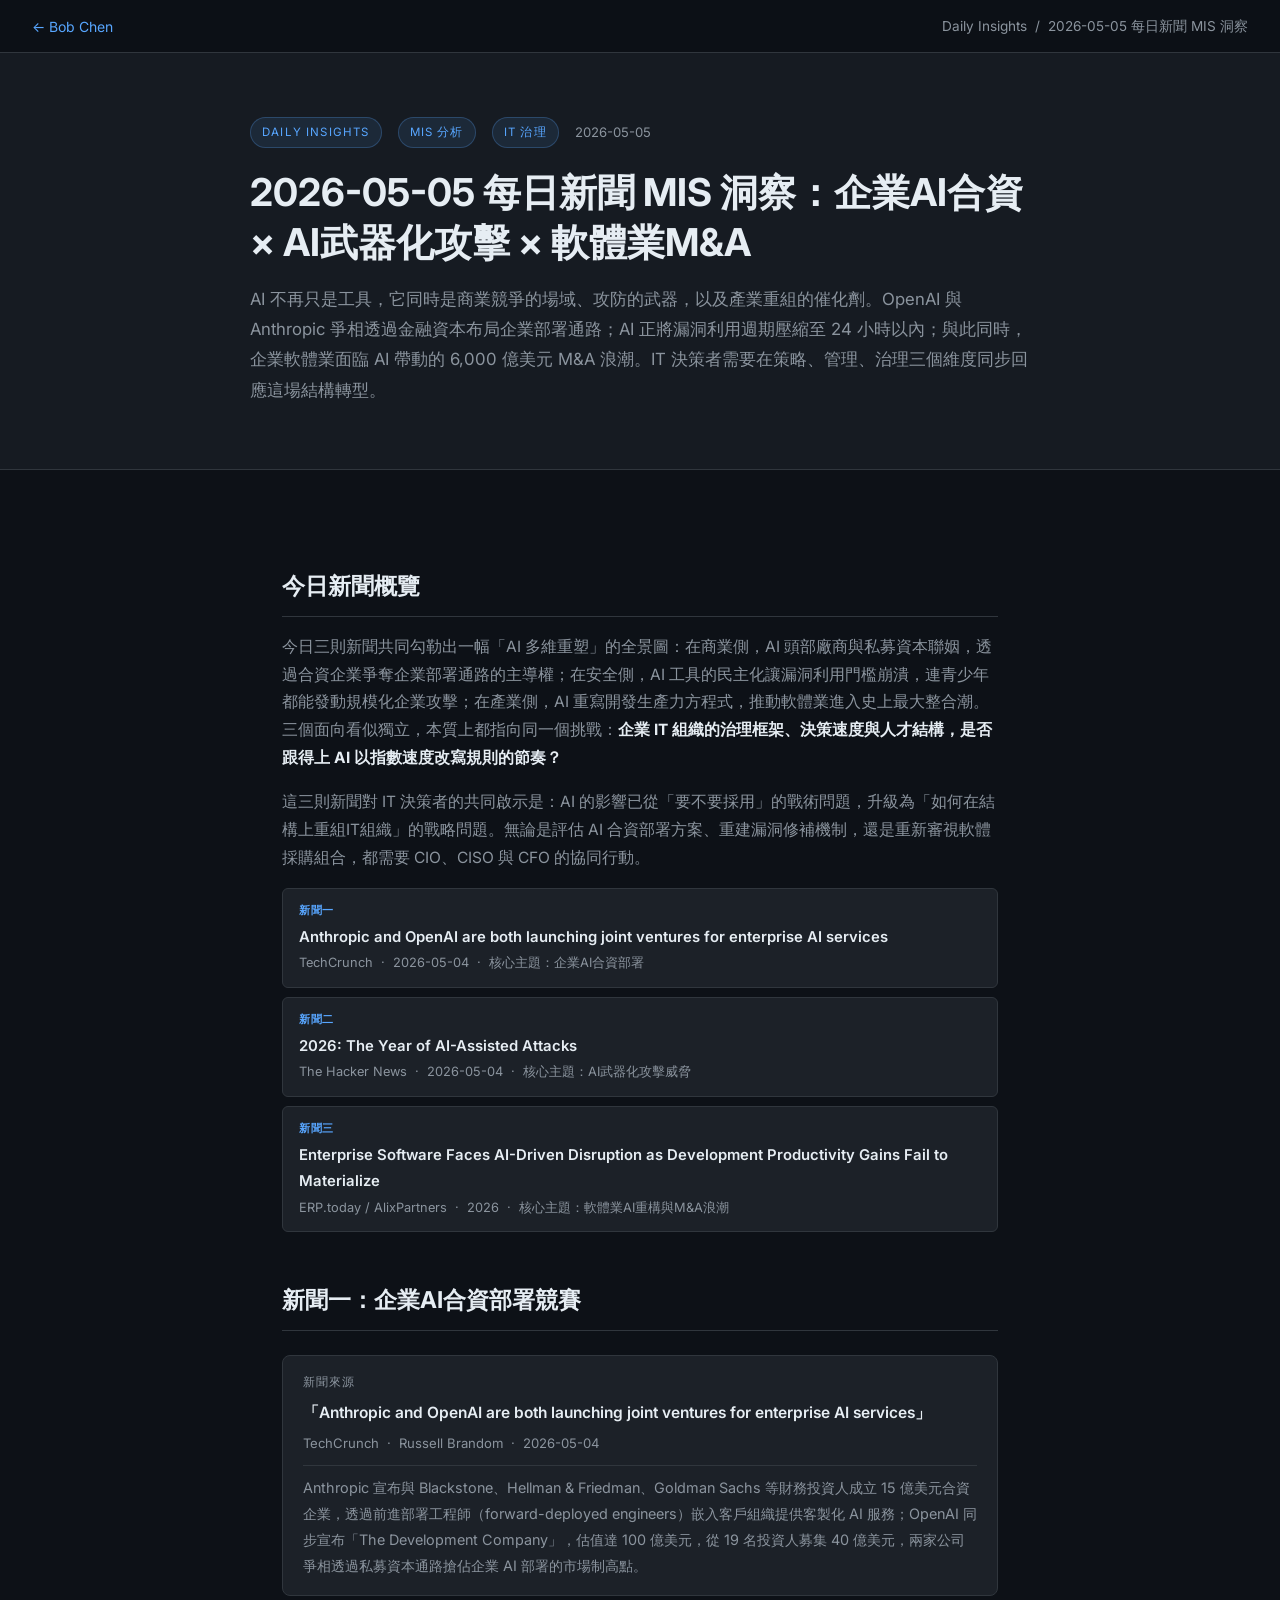
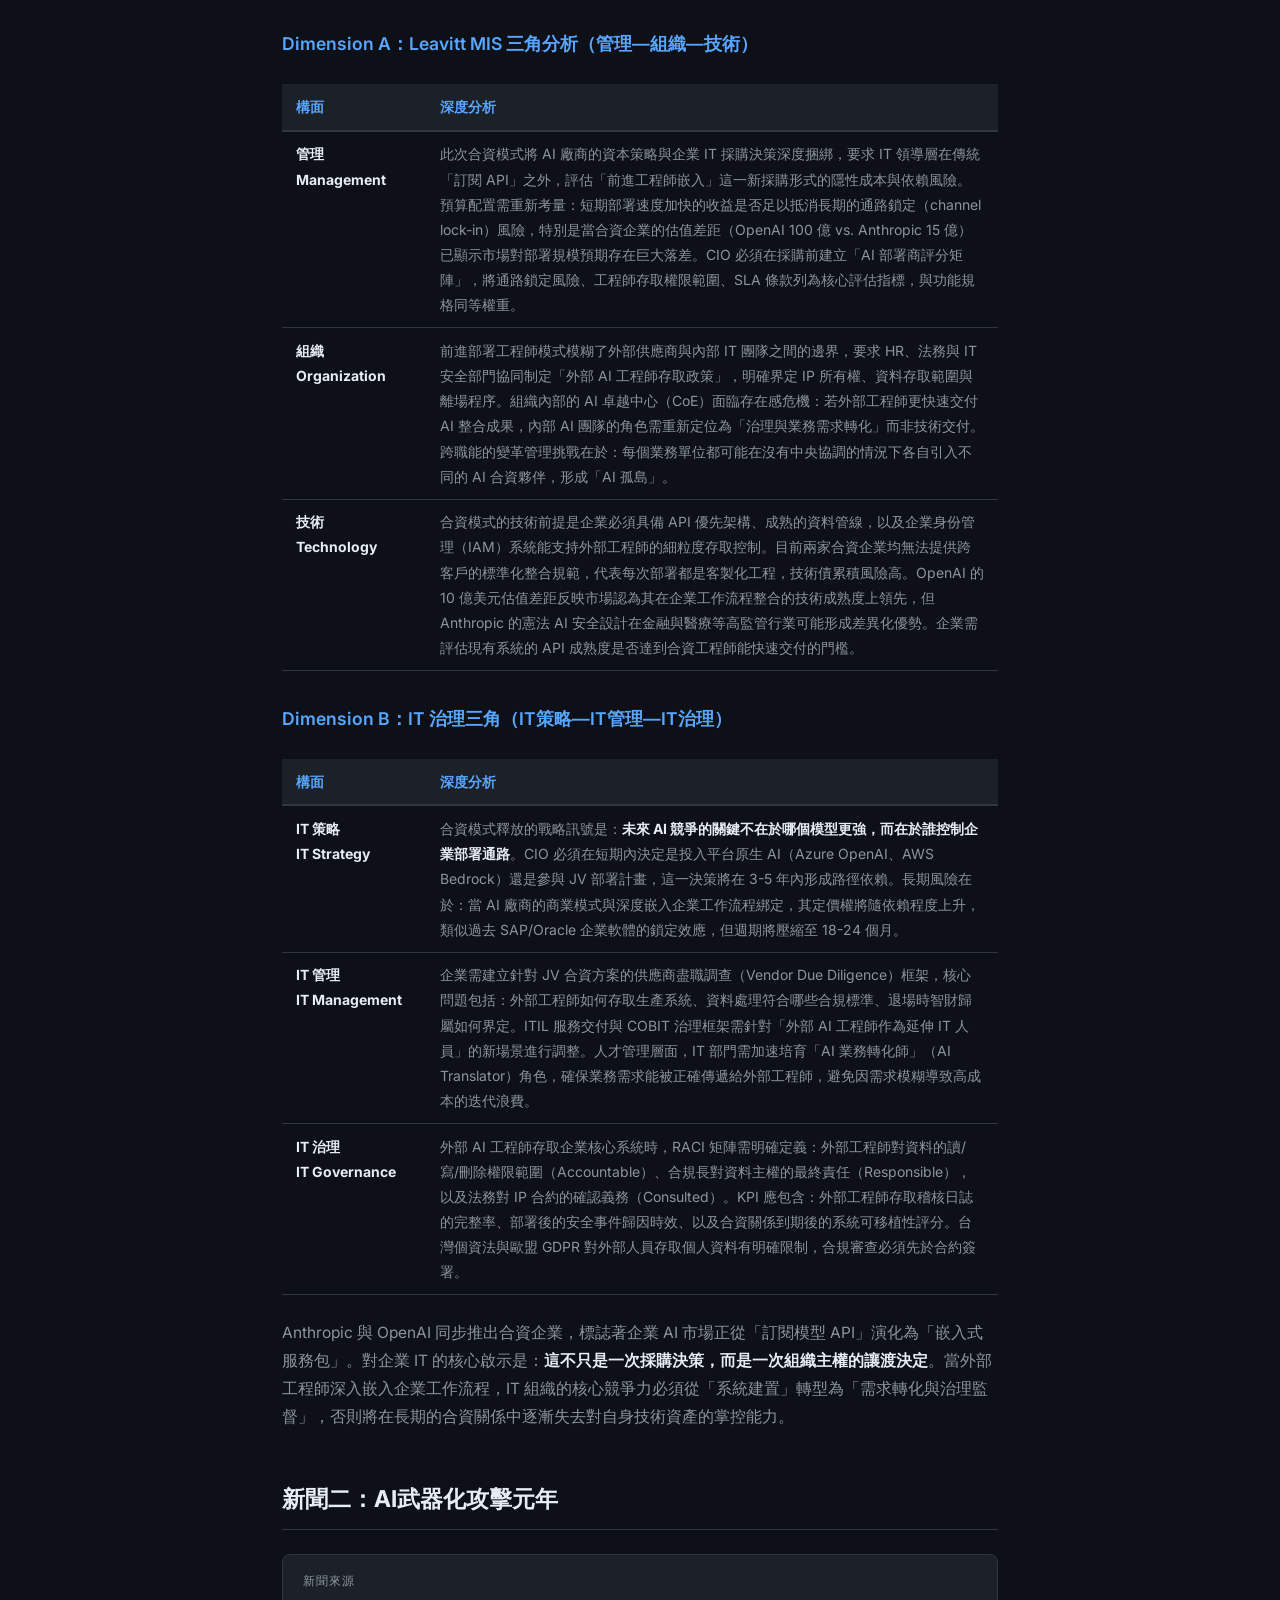
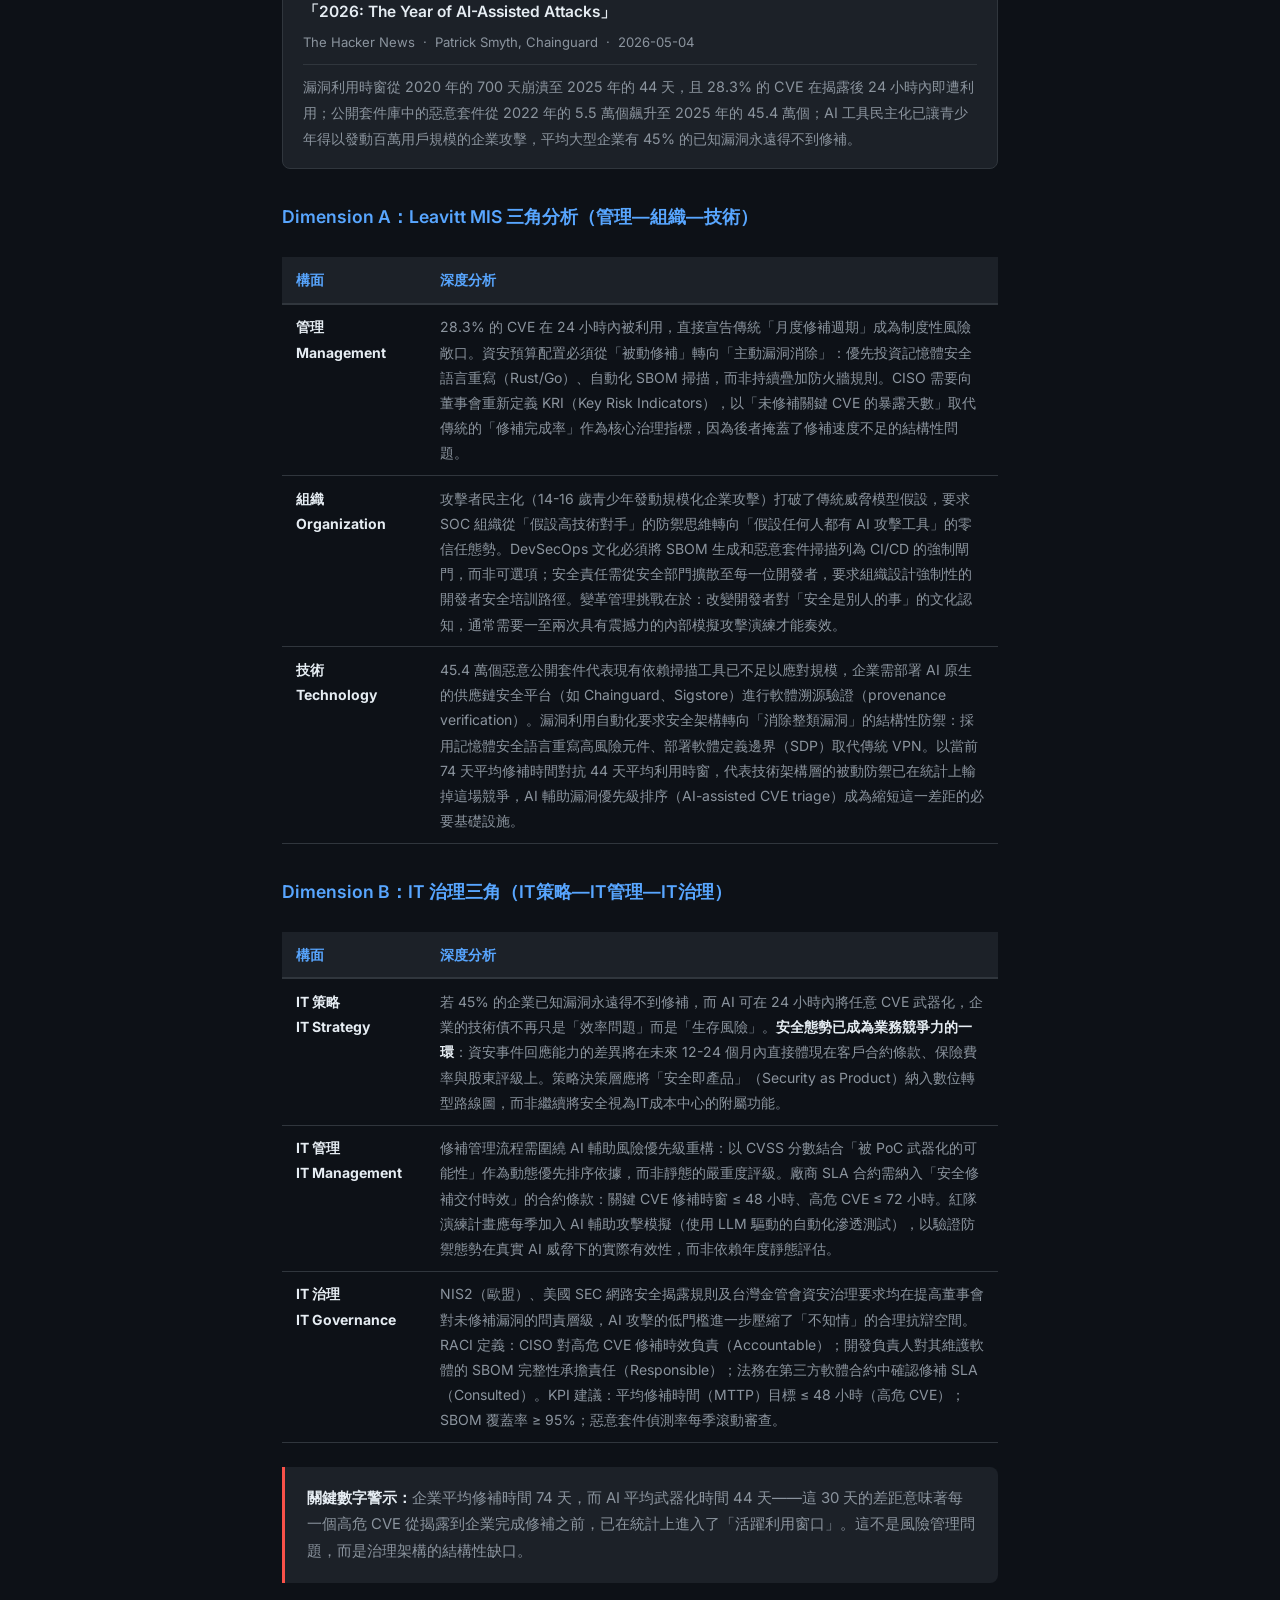
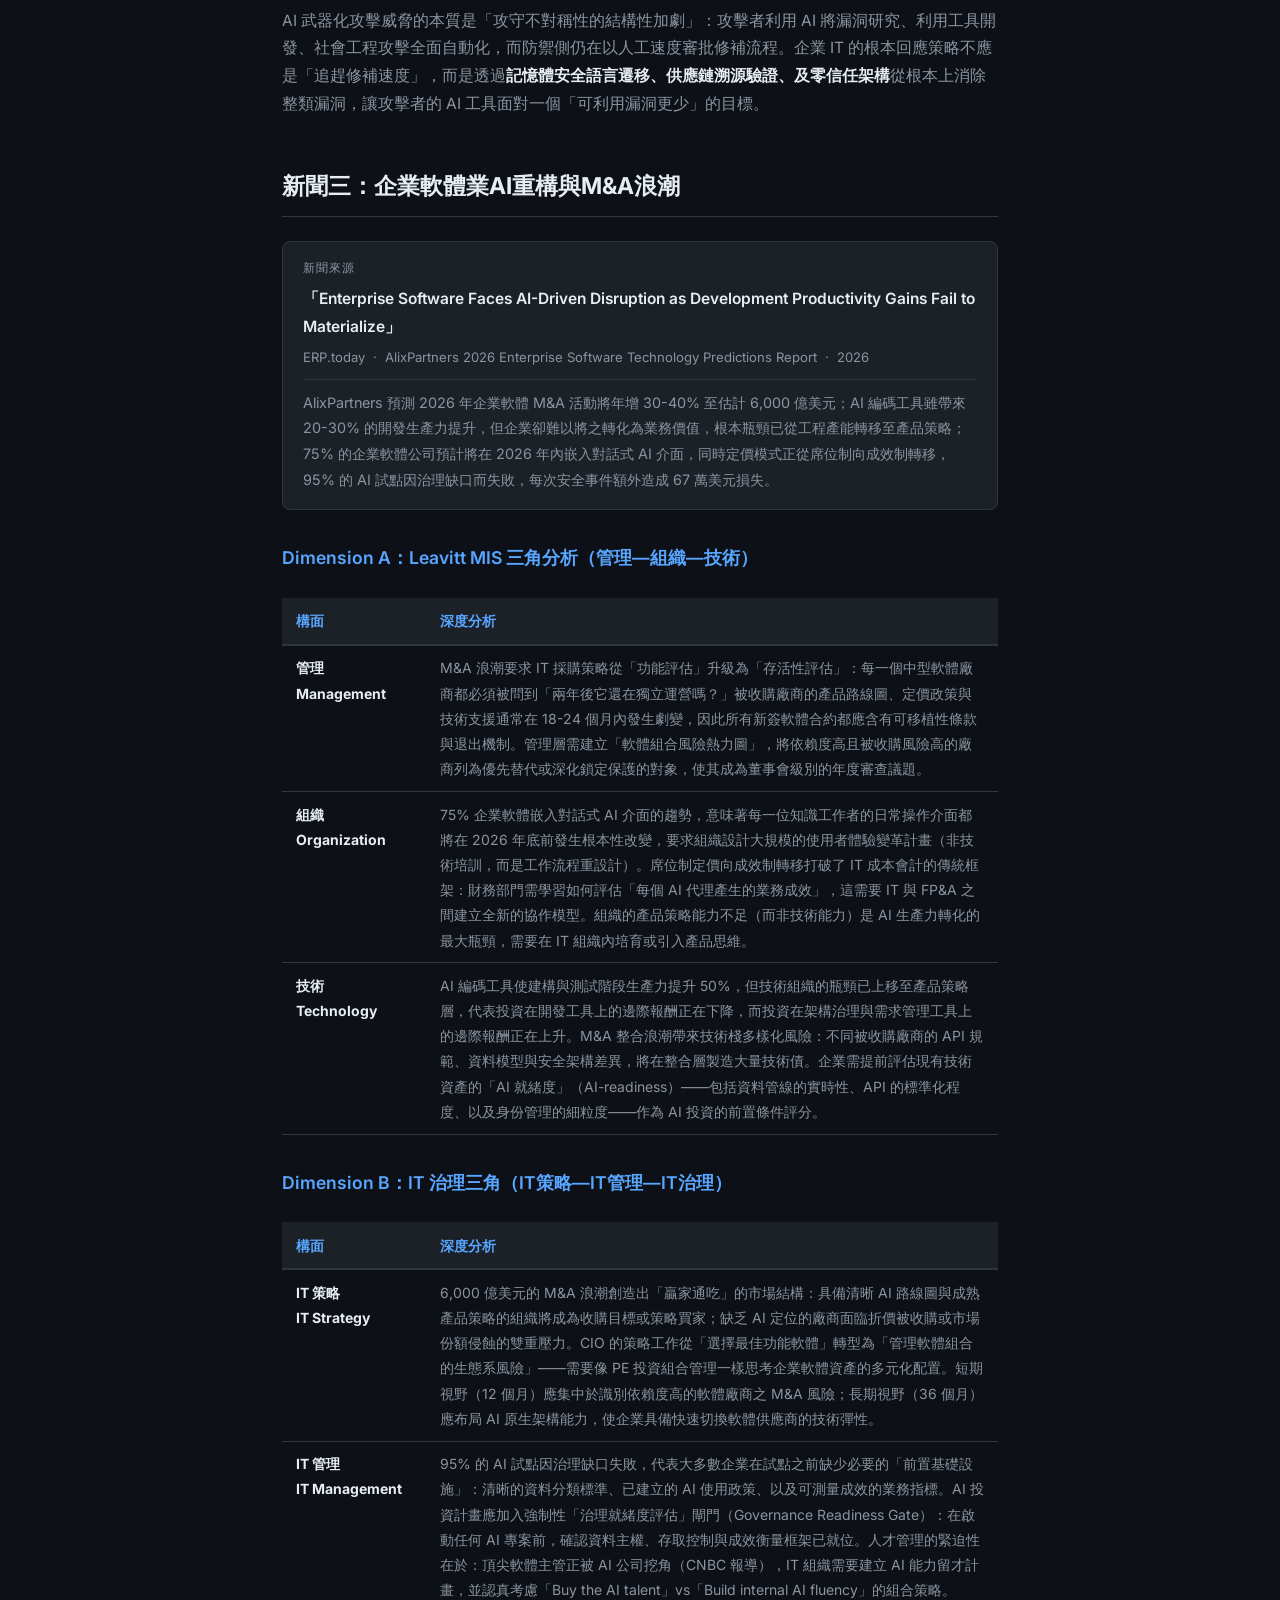
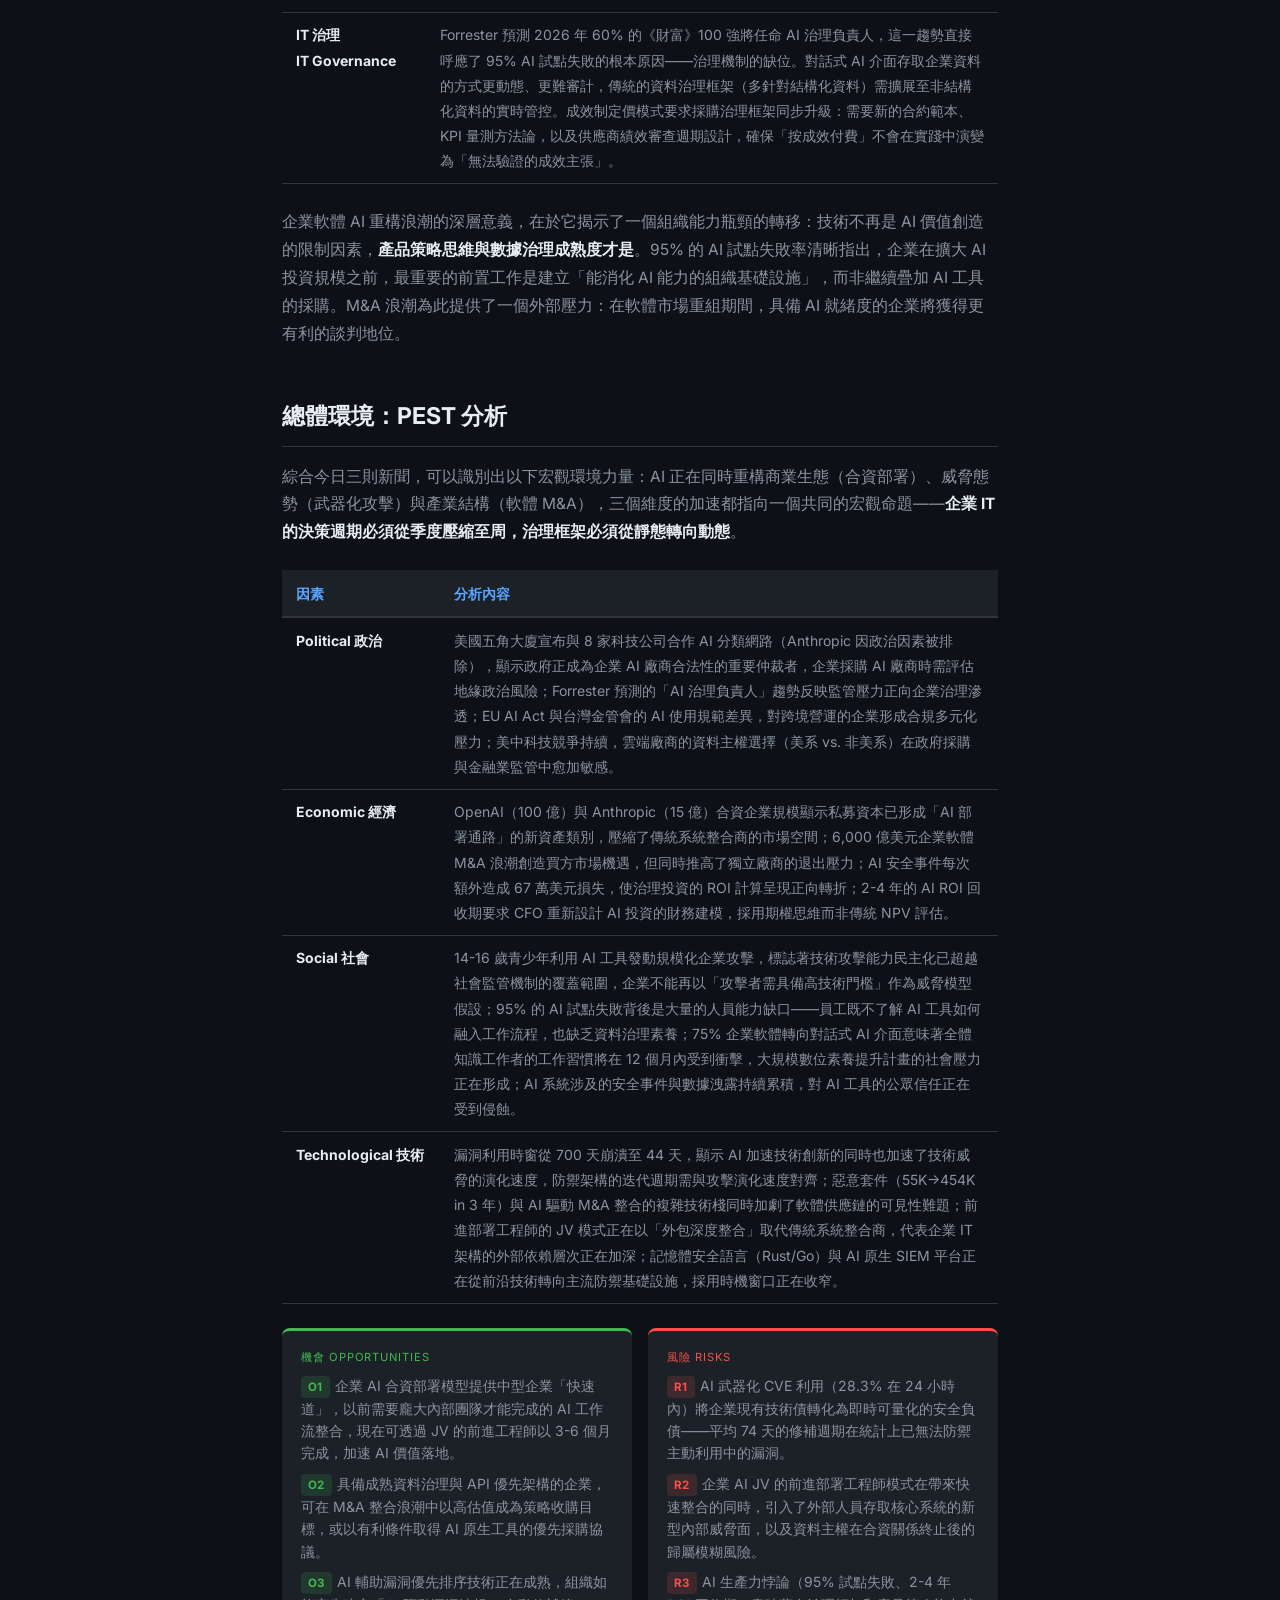
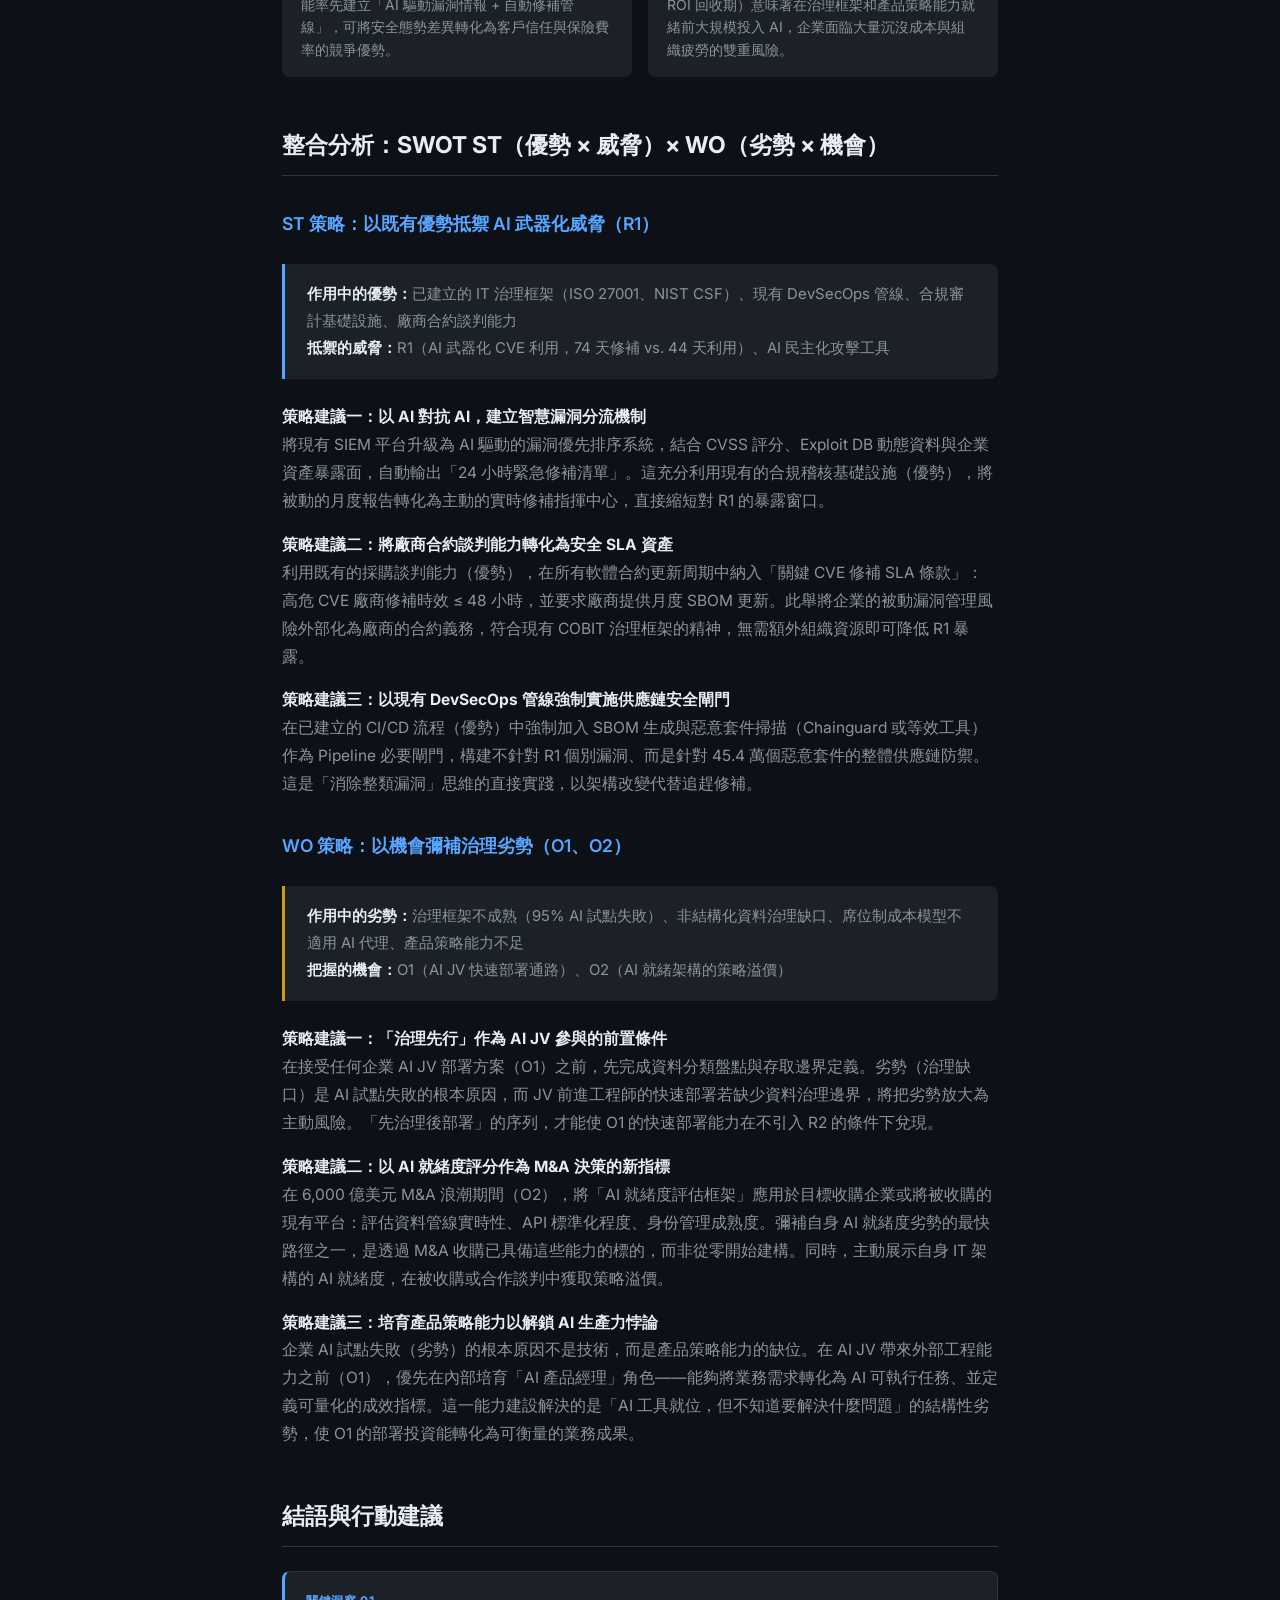
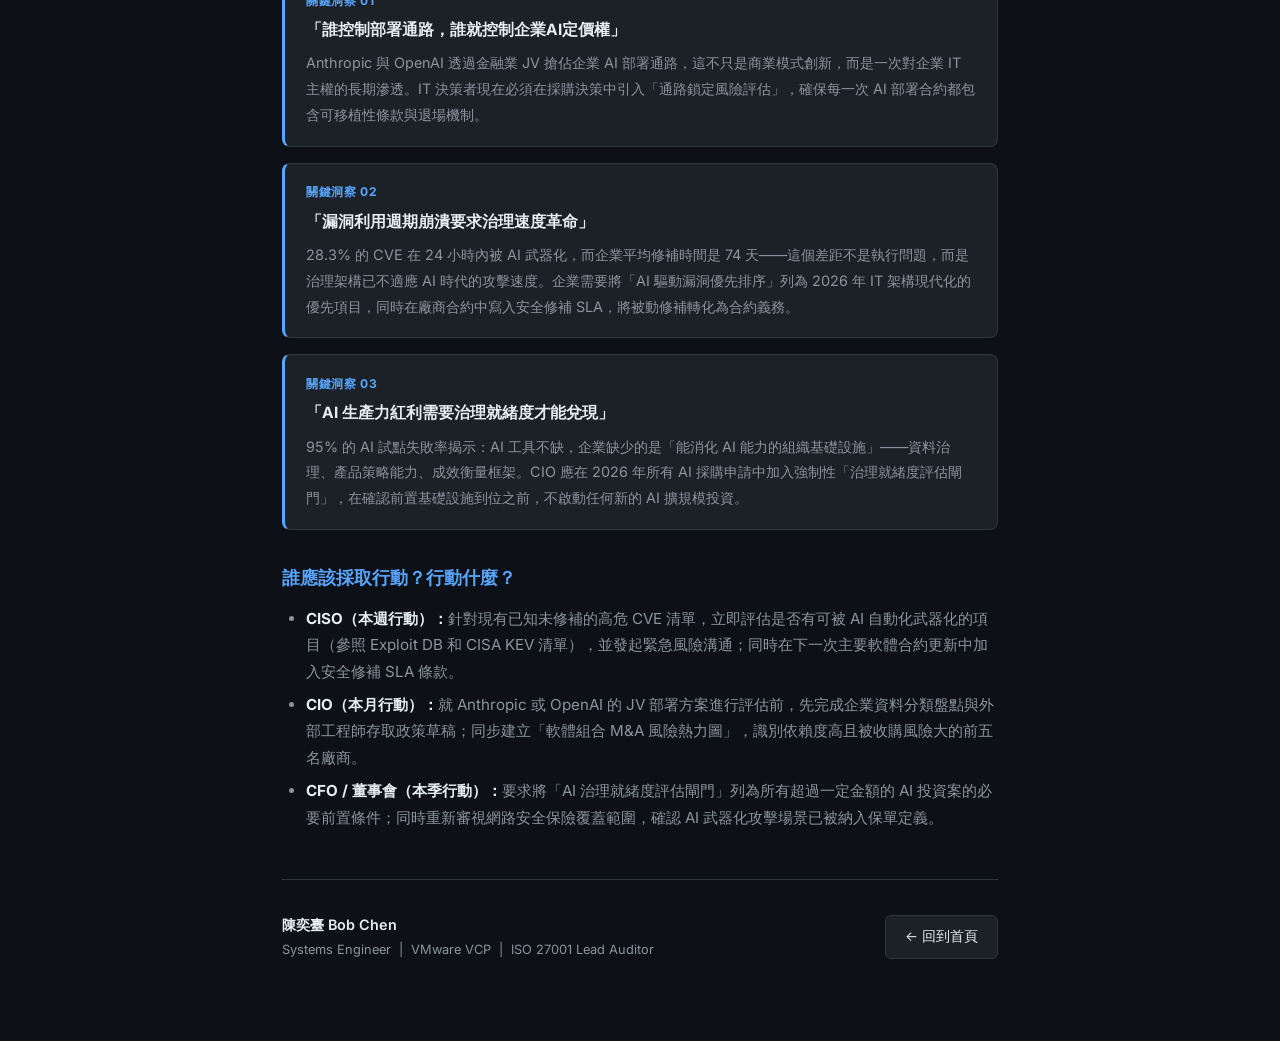
<file: analysis-2026-05-05.html>
<!DOCTYPE html>
<html lang="zh-TW">
<head>
<meta charset="UTF-8">
<meta name="viewport" content="width=device-width, initial-scale=1.0">
<title>2026-05-05 每日新聞 MIS 洞察：企業AI合資 × AI武器化攻擊 × 軟體業M&A | Bob Chen</title>
<link rel="preconnect" href="https://fonts.googleapis.com">
<link rel="preconnect" href="https://fonts.gstatic.com" crossorigin>
<link href="https://fonts.googleapis.com/css2?family=Inter:wght@300;400;500;600;700&display=swap" rel="stylesheet">
<style>
:root {
  --bg: #0d1117;
  --bg2: #161b22;
  --card: #1c2128;
  --border: #30363d;
  --accent: #58a6ff;
  --green: #3fb950;
  --orange: #d29922;
  --red: #f85149;
  --text: #e6edf3;
  --muted: #8b949e;
  --font: 'Inter', -apple-system, sans-serif;
}
* { margin:0; padding:0; box-sizing:border-box; }
html { scroll-behavior:smooth; }
body { background:var(--bg); color:var(--text); font-family:var(--font); line-height:1.8; }

/* ── Nav ── */
.topbar {
  position:sticky; top:0; z-index:99;
  background:rgba(13,17,23,.9); backdrop-filter:blur(12px);
  border-bottom:1px solid var(--border);
  padding:.85rem 2rem; display:flex; align-items:center; justify-content:space-between;
}
.topbar a { color:var(--accent); text-decoration:none; font-size:.875rem; }
.topbar .title { color:var(--muted); font-size:.85rem; }

/* ── Hero ── */
.hero {
  background:var(--bg2); border-bottom:1px solid var(--border);
  padding:4rem 2rem 3rem;
}
.hero-inner { max-width:780px; margin:0 auto; }
.hero-meta { display:flex; gap:1rem; align-items:center; margin-bottom:1.25rem; flex-wrap:wrap; }
.tag {
  font-size:.72rem; text-transform:uppercase; letter-spacing:.1em;
  padding:.25rem .7rem; border-radius:20px;
  background:rgba(88,166,255,.1); color:var(--accent);
  border:1px solid rgba(88,166,255,.25);
}
.date { font-size:.82rem; color:var(--muted); }
.hero h1 { font-size:clamp(1.6rem,4vw,2.4rem); font-weight:700; line-height:1.3; margin-bottom:1rem; }
.hero .lead { font-size:1.05rem; color:var(--muted); line-height:1.8; }

/* ── Article ── */
.article { max-width:780px; margin:0 auto; padding:3rem 2rem 5rem; }

h2 {
  font-size:1.45rem; font-weight:700; margin:3rem 0 1rem;
  padding-bottom:.5rem; border-bottom:1px solid var(--border);
  color:var(--text);
}
h3 { font-size:1.1rem; font-weight:600; color:var(--accent); margin:2rem 0 .75rem; }
p { color:var(--muted); margin-bottom:1rem; font-size:.97rem; }
strong { color:var(--text); }
ul, ol { padding-left:1.5rem; margin-bottom:1rem; }
li { color:var(--muted); font-size:.95rem; margin-bottom:.4rem; line-height:1.75; }
li strong { color:var(--text); }

/* ── Callout boxes ── */
.callout {
  background:var(--card); border-left:3px solid var(--accent);
  border-radius:0 8px 8px 0; padding:1.1rem 1.4rem; margin:1.5rem 0;
}
.callout.orange { border-color:var(--orange); }
.callout.green  { border-color:var(--green); }
.callout.red    { border-color:var(--red); }
.callout p { margin:0; font-size:.93rem; }

/* ── News citation block ── */
.news-source {
  background:var(--card); border:1px solid var(--border);
  border-radius:8px; padding:1rem 1.25rem; margin:1.5rem 0;
}
.news-source .source-label { font-size:.72rem; text-transform:uppercase; letter-spacing:.08em; color:var(--muted); margin-bottom:.4rem; }
.news-source .headline { font-size:.97rem; font-weight:600; color:var(--text); margin-bottom:.3rem; }
.news-source .meta { font-size:.82rem; color:var(--muted); }
.news-source .summary { font-size:.9rem; color:var(--muted); margin-top:.6rem; margin-bottom:0; border-top:1px solid var(--border); padding-top:.6rem; }

/* ── Tables ── */
table { width:100%; border-collapse:collapse; margin:1.5rem 0; font-size:.875rem; }
th { background:var(--card); color:var(--accent); text-align:left; padding:.65rem .9rem; border-bottom:2px solid var(--border); }
td { padding:.6rem .9rem; border-bottom:1px solid var(--border); color:var(--muted); vertical-align:top; }
tr:hover td { background:rgba(255,255,255,.02); }
td strong { color:var(--text); }

/* ── Opportunity / Risk boxes ── */
.or-grid { display:grid; grid-template-columns:1fr 1fr; gap:1rem; margin:1.5rem 0; }
.or-box { background:var(--card); border-radius:8px; padding:1rem 1.2rem; }
.or-box.opportunity { border-top:3px solid var(--green); }
.or-box.risk { border-top:3px solid var(--red); }
.or-box .or-label { font-size:.7rem; text-transform:uppercase; letter-spacing:.08em; margin-bottom:.5rem; }
.or-box.opportunity .or-label { color:var(--green); }
.or-box.risk .or-label { color:var(--red); }
.or-box .or-item { font-size:.875rem; color:var(--muted); margin-bottom:.5rem; line-height:1.6; }
.or-box .or-item:last-child { margin-bottom:0; }
.or-tag { display:inline-block; font-size:.72rem; font-weight:700; padding:.1rem .45rem; border-radius:4px; margin-right:.35rem; }
.or-box.opportunity .or-tag { background:rgba(63,185,80,.15); color:var(--green); }
.or-box.risk .or-tag { background:rgba(248,81,73,.15); color:var(--red); }

/* ── Three-column diagram ── */
.three-layer {
  display:grid; grid-template-columns:1fr 1fr 1fr; gap:1rem; margin:1.5rem 0;
}
.layer-card {
  background:var(--card); border:1px solid var(--border);
  border-radius:8px; padding:1.25rem; text-align:center;
}
.layer-card .num { font-size:2rem; font-weight:700; color:var(--accent); line-height:1; }
.layer-card .layer-title { font-size:.9rem; font-weight:600; margin:.4rem 0 .5rem; }
.layer-card p { font-size:.78rem; color:var(--muted); margin:0; line-height:1.6; }

/* ── News list in overview ── */
.news-list { list-style:none; padding:0; margin:1rem 0; }
.news-list li {
  background:var(--card); border:1px solid var(--border);
  border-radius:6px; padding:.75rem 1rem; margin-bottom:.6rem;
}
.news-list li .n-num { font-size:.7rem; font-weight:700; color:var(--accent); text-transform:uppercase; letter-spacing:.05em; }
.news-list li .n-title { font-size:.93rem; font-weight:600; color:var(--text); margin:.2rem 0 .15rem; }
.news-list li .n-meta { font-size:.8rem; color:var(--muted); }

/* ── Takeaway boxes ── */
.takeaway-grid { display:grid; grid-template-columns:1fr; gap:1rem; margin:1.5rem 0; }
.takeaway-box {
  background:var(--card); border:1px solid var(--border);
  border-radius:8px; padding:1.1rem 1.3rem;
  border-left:3px solid var(--accent);
}
.takeaway-box .t-num { font-size:.75rem; font-weight:700; color:var(--accent); text-transform:uppercase; letter-spacing:.06em; margin-bottom:.3rem; }
.takeaway-box .t-title { font-size:.97rem; font-weight:700; color:var(--text); margin-bottom:.4rem; }
.takeaway-box p { font-size:.9rem; color:var(--muted); margin:0; }

/* ── Footer ── */
.article-footer {
  border-top:1px solid var(--border); padding-top:2rem; margin-top:3rem;
  display:flex; justify-content:space-between; align-items:center; flex-wrap:wrap; gap:1rem;
}
.author { display:flex; align-items:center; gap:.75rem; }
.author-info .name { font-weight:600; font-size:.9rem; }
.author-info .role { font-size:.8rem; color:var(--muted); }
.back-btn {
  background:var(--card); border:1px solid var(--border);
  color:var(--text); padding:.55rem 1.2rem; border-radius:6px;
  text-decoration:none; font-size:.85rem; transition:border-color .2s;
}
.back-btn:hover { border-color:var(--accent); color:var(--accent); }

@media(max-width:600px) {
  .three-layer { grid-template-columns:1fr; }
  .or-grid { grid-template-columns:1fr; }
  .hero, .article { padding-left:1.25rem; padding-right:1.25rem; }
}
</style>
</head>
<body>

<div class="topbar">
  <a href="index.html">← Bob Chen</a>
  <span class="title">Daily Insights &nbsp;/&nbsp; 2026-05-05 每日新聞 MIS 洞察</span>
</div>

<header class="hero">
  <div class="hero-inner">
    <div class="hero-meta">
      <span class="tag">Daily Insights</span>
      <span class="tag">MIS 分析</span>
      <span class="tag">IT 治理</span>
      <span class="date">2026-05-05</span>
    </div>
    <h1>2026-05-05 每日新聞 MIS 洞察：企業AI合資 × AI武器化攻擊 × 軟體業M&A</h1>
    <p class="lead">AI 不再只是工具，它同時是商業競爭的場域、攻防的武器，以及產業重組的催化劑。OpenAI 與 Anthropic 爭相透過金融資本布局企業部署通路；AI 正將漏洞利用週期壓縮至 24 小時以內；與此同時，企業軟體業面臨 AI 帶動的 6,000 億美元 M&A 浪潮。IT 決策者需要在策略、管理、治理三個維度同步回應這場結構轉型。</p>
  </div>
</header>

<article class="article">

  <h2>今日新聞概覽</h2>
  <p>今日三則新聞共同勾勒出一幅「AI 多維重塑」的全景圖：在商業側，AI 頭部廠商與私募資本聯姻，透過合資企業爭奪企業部署通路的主導權；在安全側，AI 工具的民主化讓漏洞利用門檻崩潰，連青少年都能發動規模化企業攻擊；在產業側，AI 重寫開發生產力方程式，推動軟體業進入史上最大整合潮。三個面向看似獨立，本質上都指向同一個挑戰：<strong>企業 IT 組織的治理框架、決策速度與人才結構，是否跟得上 AI 以指數速度改寫規則的節奏？</strong></p>
  <p>這三則新聞對 IT 決策者的共同啟示是：AI 的影響已從「要不要採用」的戰術問題，升級為「如何在結構上重組IT組織」的戰略問題。無論是評估 AI 合資部署方案、重建漏洞修補機制，還是重新審視軟體採購組合，都需要 CIO、CISO 與 CFO 的協同行動。</p>

  <ul class="news-list">
    <li>
      <div class="n-num">新聞一</div>
      <div class="n-title">Anthropic and OpenAI are both launching joint ventures for enterprise AI services</div>
      <div class="n-meta">TechCrunch &nbsp;·&nbsp; 2026-05-04 &nbsp;·&nbsp; 核心主題：企業AI合資部署</div>
    </li>
    <li>
      <div class="n-num">新聞二</div>
      <div class="n-title">2026: The Year of AI-Assisted Attacks</div>
      <div class="n-meta">The Hacker News &nbsp;·&nbsp; 2026-05-04 &nbsp;·&nbsp; 核心主題：AI武器化攻擊威脅</div>
    </li>
    <li>
      <div class="n-num">新聞三</div>
      <div class="n-title">Enterprise Software Faces AI-Driven Disruption as Development Productivity Gains Fail to Materialize</div>
      <div class="n-meta">ERP.today / AlixPartners &nbsp;·&nbsp; 2026 &nbsp;·&nbsp; 核心主題：軟體業AI重構與M&A浪潮</div>
    </li>
  </ul>

  <!-- ═══════════════════════════════════════════════ NEWS 1 ═══ -->
  <h2>新聞一：企業AI合資部署競賽</h2>

  <div class="news-source">
    <div class="source-label">新聞來源</div>
    <div class="headline">「Anthropic and OpenAI are both launching joint ventures for enterprise AI services」</div>
    <div class="meta">TechCrunch &nbsp;·&nbsp; Russell Brandom &nbsp;·&nbsp; 2026-05-04</div>
    <p class="summary">Anthropic 宣布與 Blackstone、Hellman &amp; Friedman、Goldman Sachs 等財務投資人成立 15 億美元合資企業，透過前進部署工程師（forward-deployed engineers）嵌入客戶組織提供客製化 AI 服務；OpenAI 同步宣布「The Development Company」，估值達 100 億美元，從 19 名投資人募集 40 億美元，兩家公司爭相透過私募資本通路搶佔企業 AI 部署的市場制高點。</p>
  </div>

  <h3>Dimension A：Leavitt MIS 三角分析（管理—組織—技術）</h3>
  <table>
    <thead>
      <tr><th style="width:20%">構面</th><th>深度分析</th></tr>
    </thead>
    <tbody>
      <tr>
        <td><strong>管理<br>Management</strong></td>
        <td>此次合資模式將 AI 廠商的資本策略與企業 IT 採購決策深度捆綁，要求 IT 領導層在傳統「訂閱 API」之外，評估「前進工程師嵌入」這一新採購形式的隱性成本與依賴風險。預算配置需重新考量：短期部署速度加快的收益是否足以抵消長期的通路鎖定（channel lock-in）風險，特別是當合資企業的估值差距（OpenAI 100 億 vs. Anthropic 15 億）已顯示市場對部署規模預期存在巨大落差。CIO 必須在採購前建立「AI 部署商評分矩陣」，將通路鎖定風險、工程師存取權限範圍、SLA 條款列為核心評估指標，與功能規格同等權重。</td>
      </tr>
      <tr>
        <td><strong>組織<br>Organization</strong></td>
        <td>前進部署工程師模式模糊了外部供應商與內部 IT 團隊之間的邊界，要求 HR、法務與 IT 安全部門協同制定「外部 AI 工程師存取政策」，明確界定 IP 所有權、資料存取範圍與離場程序。組織內部的 AI 卓越中心（CoE）面臨存在感危機：若外部工程師更快速交付 AI 整合成果，內部 AI 團隊的角色需重新定位為「治理與業務需求轉化」而非技術交付。跨職能的變革管理挑戰在於：每個業務單位都可能在沒有中央協調的情況下各自引入不同的 AI 合資夥伴，形成「AI 孤島」。</td>
      </tr>
      <tr>
        <td><strong>技術<br>Technology</strong></td>
        <td>合資模式的技術前提是企業必須具備 API 優先架構、成熟的資料管線，以及企業身份管理（IAM）系統能支持外部工程師的細粒度存取控制。目前兩家合資企業均無法提供跨客戶的標準化整合規範，代表每次部署都是客製化工程，技術債累積風險高。OpenAI 的 10 億美元估值差距反映市場認為其在企業工作流程整合的技術成熟度上領先，但 Anthropic 的憲法 AI 安全設計在金融與醫療等高監管行業可能形成差異化優勢。企業需評估現有系統的 API 成熟度是否達到合資工程師能快速交付的門檻。</td>
      </tr>
    </tbody>
  </table>

  <h3>Dimension B：IT 治理三角（IT策略—IT管理—IT治理）</h3>
  <table>
    <thead>
      <tr><th style="width:20%">構面</th><th>深度分析</th></tr>
    </thead>
    <tbody>
      <tr>
        <td><strong>IT 策略<br>IT Strategy</strong></td>
        <td>合資模式釋放的戰略訊號是：<strong>未來 AI 競爭的關鍵不在於哪個模型更強，而在於誰控制企業部署通路</strong>。CIO 必須在短期內決定是投入平台原生 AI（Azure OpenAI、AWS Bedrock）還是參與 JV 部署計畫，這一決策將在 3-5 年內形成路徑依賴。長期風險在於：當 AI 廠商的商業模式與深度嵌入企業工作流程綁定，其定價權將隨依賴程度上升，類似過去 SAP/Oracle 企業軟體的鎖定效應，但週期將壓縮至 18-24 個月。</td>
      </tr>
      <tr>
        <td><strong>IT 管理<br>IT Management</strong></td>
        <td>企業需建立針對 JV 合資方案的供應商盡職調查（Vendor Due Diligence）框架，核心問題包括：外部工程師如何存取生產系統、資料處理符合哪些合規標準、退場時智財歸屬如何界定。ITIL 服務交付與 COBIT 治理框架需針對「外部 AI 工程師作為延伸 IT 人員」的新場景進行調整。人才管理層面，IT 部門需加速培育「AI 業務轉化師」（AI Translator）角色，確保業務需求能被正確傳遞給外部工程師，避免因需求模糊導致高成本的迭代浪費。</td>
      </tr>
      <tr>
        <td><strong>IT 治理<br>IT Governance</strong></td>
        <td>外部 AI 工程師存取企業核心系統時，RACI 矩陣需明確定義：外部工程師對資料的讀/寫/刪除權限範圍（Accountable）、合規長對資料主權的最終責任（Responsible），以及法務對 IP 合約的確認義務（Consulted）。KPI 應包含：外部工程師存取稽核日誌的完整率、部署後的安全事件歸因時效、以及合資關係到期後的系統可移植性評分。台灣個資法與歐盟 GDPR 對外部人員存取個人資料有明確限制，合規審查必須先於合約簽署。</td>
      </tr>
    </tbody>
  </table>

  <p>Anthropic 與 OpenAI 同步推出合資企業，標誌著企業 AI 市場正從「訂閱模型 API」演化為「嵌入式服務包」。對企業 IT 的核心啟示是：<strong>這不只是一次採購決策，而是一次組織主權的讓渡決定</strong>。當外部工程師深入嵌入企業工作流程，IT 組織的核心競爭力必須從「系統建置」轉型為「需求轉化與治理監督」，否則將在長期的合資關係中逐漸失去對自身技術資產的掌控能力。</p>

  <!-- ═══════════════════════════════════════════════ NEWS 2 ═══ -->
  <h2>新聞二：AI武器化攻擊元年</h2>

  <div class="news-source">
    <div class="source-label">新聞來源</div>
    <div class="headline">「2026: The Year of AI-Assisted Attacks」</div>
    <div class="meta">The Hacker News &nbsp;·&nbsp; Patrick Smyth, Chainguard &nbsp;·&nbsp; 2026-05-04</div>
    <p class="summary">漏洞利用時窗從 2020 年的 700 天崩潰至 2025 年的 44 天，且 28.3% 的 CVE 在揭露後 24 小時內即遭利用；公開套件庫中的惡意套件從 2022 年的 5.5 萬個飆升至 2025 年的 45.4 萬個；AI 工具民主化已讓青少年得以發動百萬用戶規模的企業攻擊，平均大型企業有 45% 的已知漏洞永遠得不到修補。</p>
  </div>

  <h3>Dimension A：Leavitt MIS 三角分析（管理—組織—技術）</h3>
  <table>
    <thead>
      <tr><th style="width:20%">構面</th><th>深度分析</th></tr>
    </thead>
    <tbody>
      <tr>
        <td><strong>管理<br>Management</strong></td>
        <td>28.3% 的 CVE 在 24 小時內被利用，直接宣告傳統「月度修補週期」成為制度性風險敞口。資安預算配置必須從「被動修補」轉向「主動漏洞消除」：優先投資記憶體安全語言重寫（Rust/Go）、自動化 SBOM 掃描，而非持續疊加防火牆規則。CISO 需要向董事會重新定義 KRI（Key Risk Indicators），以「未修補關鍵 CVE 的暴露天數」取代傳統的「修補完成率」作為核心治理指標，因為後者掩蓋了修補速度不足的結構性問題。</td>
      </tr>
      <tr>
        <td><strong>組織<br>Organization</strong></td>
        <td>攻擊者民主化（14-16 歲青少年發動規模化企業攻擊）打破了傳統威脅模型假設，要求 SOC 組織從「假設高技術對手」的防禦思維轉向「假設任何人都有 AI 攻擊工具」的零信任態勢。DevSecOps 文化必須將 SBOM 生成和惡意套件掃描列為 CI/CD 的強制閘門，而非可選項；安全責任需從安全部門擴散至每一位開發者，要求組織設計強制性的開發者安全培訓路徑。變革管理挑戰在於：改變開發者對「安全是別人的事」的文化認知，通常需要一至兩次具有震撼力的內部模擬攻擊演練才能奏效。</td>
      </tr>
      <tr>
        <td><strong>技術<br>Technology</strong></td>
        <td>45.4 萬個惡意公開套件代表現有依賴掃描工具已不足以應對規模，企業需部署 AI 原生的供應鏈安全平台（如 Chainguard、Sigstore）進行軟體溯源驗證（provenance verification）。漏洞利用自動化要求安全架構轉向「消除整類漏洞」的結構性防禦：採用記憶體安全語言重寫高風險元件、部署軟體定義邊界（SDP）取代傳統 VPN。以當前 74 天平均修補時間對抗 44 天平均利用時窗，代表技術架構層的被動防禦已在統計上輸掉這場競爭，AI 輔助漏洞優先級排序（AI-assisted CVE triage）成為縮短這一差距的必要基礎設施。</td>
      </tr>
    </tbody>
  </table>

  <h3>Dimension B：IT 治理三角（IT策略—IT管理—IT治理）</h3>
  <table>
    <thead>
      <tr><th style="width:20%">構面</th><th>深度分析</th></tr>
    </thead>
    <tbody>
      <tr>
        <td><strong>IT 策略<br>IT Strategy</strong></td>
        <td>若 45% 的企業已知漏洞永遠得不到修補，而 AI 可在 24 小時內將任意 CVE 武器化，企業的技術債不再只是「效率問題」而是「生存風險」。<strong>安全態勢已成為業務競爭力的一環</strong>：資安事件回應能力的差異將在未來 12-24 個月內直接體現在客戶合約條款、保險費率與股東評級上。策略決策層應將「安全即產品」（Security as Product）納入數位轉型路線圖，而非繼續將安全視為IT成本中心的附屬功能。</td>
      </tr>
      <tr>
        <td><strong>IT 管理<br>IT Management</strong></td>
        <td>修補管理流程需圍繞 AI 輔助風險優先級重構：以 CVSS 分數結合「被 PoC 武器化的可能性」作為動態優先排序依據，而非靜態的嚴重度評級。廠商 SLA 合約需納入「安全修補交付時效」的合約條款：關鍵 CVE 修補時窗 ≤ 48 小時、高危 CVE ≤ 72 小時。紅隊演練計畫應每季加入 AI 輔助攻擊模擬（使用 LLM 驅動的自動化滲透測試），以驗證防禦態勢在真實 AI 威脅下的實際有效性，而非依賴年度靜態評估。</td>
      </tr>
      <tr>
        <td><strong>IT 治理<br>IT Governance</strong></td>
        <td>NIS2（歐盟）、美國 SEC 網路安全揭露規則及台灣金管會資安治理要求均在提高董事會對未修補漏洞的問責層級，AI 攻擊的低門檻進一步壓縮了「不知情」的合理抗辯空間。RACI 定義：CISO 對高危 CVE 修補時效負責（Accountable）；開發負責人對其維護軟體的 SBOM 完整性承擔責任（Responsible）；法務在第三方軟體合約中確認修補 SLA（Consulted）。KPI 建議：平均修補時間（MTTP）目標 ≤ 48 小時（高危 CVE）；SBOM 覆蓋率 ≥ 95%；惡意套件偵測率每季滾動審查。</td>
      </tr>
    </tbody>
  </table>

  <div class="callout red">
    <p><strong>關鍵數字警示：</strong>企業平均修補時間 74 天，而 AI 平均武器化時間 44 天——這 30 天的差距意味著每一個高危 CVE 從揭露到企業完成修補之前，已在統計上進入了「活躍利用窗口」。這不是風險管理問題，而是治理架構的結構性缺口。</p>
  </div>

  <p>AI 武器化攻擊威脅的本質是「攻守不對稱性的結構性加劇」：攻擊者利用 AI 將漏洞研究、利用工具開發、社會工程攻擊全面自動化，而防禦側仍在以人工速度審批修補流程。企業 IT 的根本回應策略不應是「追趕修補速度」，而是透過<strong>記憶體安全語言遷移、供應鏈溯源驗證、及零信任架構</strong>從根本上消除整類漏洞，讓攻擊者的 AI 工具面對一個「可利用漏洞更少」的目標。</p>

  <!-- ═══════════════════════════════════════════════ NEWS 3 ═══ -->
  <h2>新聞三：企業軟體業AI重構與M&A浪潮</h2>

  <div class="news-source">
    <div class="source-label">新聞來源</div>
    <div class="headline">「Enterprise Software Faces AI-Driven Disruption as Development Productivity Gains Fail to Materialize」</div>
    <div class="meta">ERP.today &nbsp;·&nbsp; AlixPartners 2026 Enterprise Software Technology Predictions Report &nbsp;·&nbsp; 2026</div>
    <p class="summary">AlixPartners 預測 2026 年企業軟體 M&A 活動將年增 30-40% 至估計 6,000 億美元；AI 編碼工具雖帶來 20-30% 的開發生產力提升，但企業卻難以將之轉化為業務價值，根本瓶頸已從工程產能轉移至產品策略；75% 的企業軟體公司預計將在 2026 年內嵌入對話式 AI 介面，同時定價模式正從席位制向成效制轉移，95% 的 AI 試點因治理缺口而失敗，每次安全事件額外造成 67 萬美元損失。</p>
  </div>

  <h3>Dimension A：Leavitt MIS 三角分析（管理—組織—技術）</h3>
  <table>
    <thead>
      <tr><th style="width:20%">構面</th><th>深度分析</th></tr>
    </thead>
    <tbody>
      <tr>
        <td><strong>管理<br>Management</strong></td>
        <td>M&A 浪潮要求 IT 採購策略從「功能評估」升級為「存活性評估」：每一個中型軟體廠商都必須被問到「兩年後它還在獨立運營嗎？」被收購廠商的產品路線圖、定價政策與技術支援通常在 18-24 個月內發生劇變，因此所有新簽軟體合約都應含有可移植性條款與退出機制。管理層需建立「軟體組合風險熱力圖」，將依賴度高且被收購風險高的廠商列為優先替代或深化鎖定保護的對象，使其成為董事會級別的年度審查議題。</td>
      </tr>
      <tr>
        <td><strong>組織<br>Organization</strong></td>
        <td>75% 企業軟體嵌入對話式 AI 介面的趨勢，意味著每一位知識工作者的日常操作介面都將在 2026 年底前發生根本性改變，要求組織設計大規模的使用者體驗變革計畫（非技術培訓，而是工作流程重設計）。席位制定價向成效制轉移打破了 IT 成本會計的傳統框架：財務部門需學習如何評估「每個 AI 代理產生的業務成效」，這需要 IT 與 FP&A 之間建立全新的協作模型。組織的產品策略能力不足（而非技術能力）是 AI 生產力轉化的最大瓶頸，需要在 IT 組織內培育或引入產品思維。</td>
      </tr>
      <tr>
        <td><strong>技術<br>Technology</strong></td>
        <td>AI 編碼工具使建構與測試階段生產力提升 50%，但技術組織的瓶頸已上移至產品策略層，代表投資在開發工具上的邊際報酬正在下降，而投資在架構治理與需求管理工具上的邊際報酬正在上升。M&A 整合浪潮帶來技術棧多樣化風險：不同被收購廠商的 API 規範、資料模型與安全架構差異，將在整合層製造大量技術債。企業需提前評估現有技術資產的「AI 就緒度」（AI-readiness）——包括資料管線的實時性、API 的標準化程度、以及身份管理的細粒度——作為 AI 投資的前置條件評分。</td>
      </tr>
    </tbody>
  </table>

  <h3>Dimension B：IT 治理三角（IT策略—IT管理—IT治理）</h3>
  <table>
    <thead>
      <tr><th style="width:20%">構面</th><th>深度分析</th></tr>
    </thead>
    <tbody>
      <tr>
        <td><strong>IT 策略<br>IT Strategy</strong></td>
        <td>6,000 億美元的 M&A 浪潮創造出「贏家通吃」的市場結構：具備清晰 AI 路線圖與成熟產品策略的組織將成為收購目標或策略買家；缺乏 AI 定位的廠商面臨折價被收購或市場份額侵蝕的雙重壓力。CIO 的策略工作從「選擇最佳功能軟體」轉型為「管理軟體組合的生態系風險」——需要像 PE 投資組合管理一樣思考企業軟體資產的多元化配置。短期視野（12 個月）應集中於識別依賴度高的軟體廠商之 M&A 風險；長期視野（36 個月）應布局 AI 原生架構能力，使企業具備快速切換軟體供應商的技術彈性。</td>
      </tr>
      <tr>
        <td><strong>IT 管理<br>IT Management</strong></td>
        <td>95% 的 AI 試點因治理缺口失敗，代表大多數企業在試點之前缺少必要的「前置基礎設施」：清晰的資料分類標準、已建立的 AI 使用政策、以及可測量成效的業務指標。AI 投資計畫應加入強制性「治理就緒度評估」閘門（Governance Readiness Gate）：在啟動任何 AI 專案前，確認資料主權、存取控制與成效衡量框架已就位。人才管理的緊迫性在於：頂尖軟體主管正被 AI 公司挖角（CNBC 報導），IT 組織需要建立 AI 能力留才計畫，並認真考慮「Buy the AI talent」vs「Build internal AI fluency」的組合策略。</td>
      </tr>
      <tr>
        <td><strong>IT 治理<br>IT Governance</strong></td>
        <td>Forrester 預測 2026 年 60% 的《財富》100 強將任命 AI 治理負責人，這一趨勢直接呼應了 95% AI 試點失敗的根本原因——治理機制的缺位。對話式 AI 介面存取企業資料的方式更動態、更難審計，傳統的資料治理框架（多針對結構化資料）需擴展至非結構化資料的實時管控。成效制定價模式要求採購治理框架同步升級：需要新的合約範本、KPI 量測方法論，以及供應商績效審查週期設計，確保「按成效付費」不會在實踐中演變為「無法驗證的成效主張」。</td>
      </tr>
    </tbody>
  </table>

  <p>企業軟體 AI 重構浪潮的深層意義，在於它揭示了一個組織能力瓶頸的轉移：技術不再是 AI 價值創造的限制因素，<strong>產品策略思維與數據治理成熟度才是</strong>。95% 的 AI 試點失敗率清晰指出，企業在擴大 AI 投資規模之前，最重要的前置工作是建立「能消化 AI 能力的組織基礎設施」，而非繼續疊加 AI 工具的採購。M&A 浪潮為此提供了一個外部壓力：在軟體市場重組期間，具備 AI 就緒度的企業將獲得更有利的談判地位。</p>

  <!-- ═══════════════════════════════════════════════ PEST ═══ -->
  <h2>總體環境：PEST 分析</h2>
  <p>綜合今日三則新聞，可以識別出以下宏觀環境力量：AI 正在同時重構商業生態（合資部署）、威脅態勢（武器化攻擊）與產業結構（軟體 M&A），三個維度的加速都指向一個共同的宏觀命題——<strong>企業 IT 的決策週期必須從季度壓縮至周，治理框架必須從靜態轉向動態</strong>。</p>

  <table>
    <thead>
      <tr><th style="width:22%">因素</th><th>分析內容</th></tr>
    </thead>
    <tbody>
      <tr>
        <td><strong>Political 政治</strong></td>
        <td>美國五角大廈宣布與 8 家科技公司合作 AI 分類網路（Anthropic 因政治因素被排除），顯示政府正成為企業 AI 廠商合法性的重要仲裁者，企業採購 AI 廠商時需評估地緣政治風險；Forrester 預測的「AI 治理負責人」趨勢反映監管壓力正向企業治理滲透；EU AI Act 與台灣金管會的 AI 使用規範差異，對跨境營運的企業形成合規多元化壓力；美中科技競爭持續，雲端廠商的資料主權選擇（美系 vs. 非美系）在政府採購與金融業監管中愈加敏感。</td>
      </tr>
      <tr>
        <td><strong>Economic 經濟</strong></td>
        <td>OpenAI（100 億）與 Anthropic（15 億）合資企業規模顯示私募資本已形成「AI 部署通路」的新資產類別，壓縮了傳統系統整合商的市場空間；6,000 億美元企業軟體 M&A 浪潮創造買方市場機遇，但同時推高了獨立廠商的退出壓力；AI 安全事件每次額外造成 67 萬美元損失，使治理投資的 ROI 計算呈現正向轉折；2-4 年的 AI ROI 回收期要求 CFO 重新設計 AI 投資的財務建模，採用期權思維而非傳統 NPV 評估。</td>
      </tr>
      <tr>
        <td><strong>Social 社會</strong></td>
        <td>14-16 歲青少年利用 AI 工具發動規模化企業攻擊，標誌著技術攻擊能力民主化已超越社會監管機制的覆蓋範圍，企業不能再以「攻擊者需具備高技術門檻」作為威脅模型假設；95% 的 AI 試點失敗背後是大量的人員能力缺口——員工既不了解 AI 工具如何融入工作流程，也缺乏資料治理素養；75% 企業軟體轉向對話式 AI 介面意味著全體知識工作者的工作習慣將在 12 個月內受到衝擊，大規模數位素養提升計畫的社會壓力正在形成；AI 系統涉及的安全事件與數據洩露持續累積，對 AI 工具的公眾信任正在受到侵蝕。</td>
      </tr>
      <tr>
        <td><strong>Technological 技術</strong></td>
        <td>漏洞利用時窗從 700 天崩潰至 44 天，顯示 AI 加速技術創新的同時也加速了技術威脅的演化速度，防禦架構的迭代週期需與攻擊演化速度對齊；惡意套件（55K→454K in 3 年）與 AI 驅動 M&A 整合的複雜技術棧同時加劇了軟體供應鏈的可見性難題；前進部署工程師的 JV 模式正在以「外包深度整合」取代傳統系統整合商，代表企業 IT 架構的外部依賴層次正在加深；記憶體安全語言（Rust/Go）與 AI 原生 SIEM 平台正在從前沿技術轉向主流防禦基礎設施，採用時機窗口正在收窄。</td>
      </tr>
    </tbody>
  </table>

  <div class="or-grid">
    <div class="or-box opportunity">
      <div class="or-label">機會 Opportunities</div>
      <div class="or-item"><span class="or-tag">O1</span>企業 AI 合資部署模型提供中型企業「快速道」，以前需要龐大內部團隊才能完成的 AI 工作流整合，現在可透過 JV 的前進工程師以 3-6 個月完成，加速 AI 價值落地。</div>
      <div class="or-item"><span class="or-tag">O2</span>具備成熟資料治理與 API 優先架構的企業，可在 M&A 整合浪潮中以高估值成為策略收購目標，或以有利條件取得 AI 原生工具的優先採購協議。</div>
      <div class="or-item"><span class="or-tag">O3</span>AI 輔助漏洞優先排序技術正在成熟，組織如能率先建立「AI 驅動漏洞情報 + 自動修補管線」，可將安全態勢差異轉化為客戶信任與保險費率的競爭優勢。</div>
    </div>
    <div class="or-box risk">
      <div class="or-label">風險 Risks</div>
      <div class="or-item"><span class="or-tag">R1</span>AI 武器化 CVE 利用（28.3% 在 24 小時內）將企業現有技術債轉化為即時可量化的安全負債——平均 74 天的修補週期在統計上已無法防禦主動利用中的漏洞。</div>
      <div class="or-item"><span class="or-tag">R2</span>企業 AI JV 的前進部署工程師模式在帶來快速整合的同時，引入了外部人員存取核心系統的新型內部威脅面，以及資料主權在合資關係終止後的歸屬模糊風險。</div>
      <div class="or-item"><span class="or-tag">R3</span>AI 生產力悖論（95% 試點失敗、2-4 年 ROI 回收期）意味著在治理框架和產品策略能力就緒前大規模投入 AI，企業面臨大量沉沒成本與組織疲勞的雙重風險。</div>
    </div>
  </div>

  <!-- ═══════════════════════════════════════════════ SWOT ═══ -->
  <h2>整合分析：SWOT ST（優勢 × 威脅）× WO（劣勢 × 機會）</h2>

  <h3>ST 策略：以既有優勢抵禦 AI 武器化威脅（R1）</h3>

  <div class="callout">
    <p><strong>作用中的優勢：</strong>已建立的 IT 治理框架（ISO 27001、NIST CSF）、現有 DevSecOps 管線、合規審計基礎設施、廠商合約談判能力<br>
    <strong>抵禦的威脅：</strong>R1（AI 武器化 CVE 利用，74 天修補 vs. 44 天利用）、AI 民主化攻擊工具</p>
  </div>

  <p><strong>策略建議一：以 AI 對抗 AI，建立智慧漏洞分流機制</strong><br>
  將現有 SIEM 平台升級為 AI 驅動的漏洞優先排序系統，結合 CVSS 評分、Exploit DB 動態資料與企業資產暴露面，自動輸出「24 小時緊急修補清單」。這充分利用現有的合規稽核基礎設施（優勢），將被動的月度報告轉化為主動的實時修補指揮中心，直接縮短對 R1 的暴露窗口。</p>

  <p><strong>策略建議二：將廠商合約談判能力轉化為安全 SLA 資產</strong><br>
  利用既有的採購談判能力（優勢），在所有軟體合約更新周期中納入「關鍵 CVE 修補 SLA 條款」：高危 CVE 廠商修補時效 ≤ 48 小時，並要求廠商提供月度 SBOM 更新。此舉將企業的被動漏洞管理風險外部化為廠商的合約義務，符合現有 COBIT 治理框架的精神，無需額外組織資源即可降低 R1 暴露。</p>

  <p><strong>策略建議三：以現有 DevSecOps 管線強制實施供應鏈安全閘門</strong><br>
  在已建立的 CI/CD 流程（優勢）中強制加入 SBOM 生成與惡意套件掃描（Chainguard 或等效工具）作為 Pipeline 必要閘門，構建不針對 R1 個別漏洞、而是針對 45.4 萬個惡意套件的整體供應鏈防禦。這是「消除整類漏洞」思維的直接實踐，以架構改變代替追趕修補。</p>

  <h3>WO 策略：以機會彌補治理劣勢（O1、O2）</h3>

  <div class="callout orange">
    <p><strong>作用中的劣勢：</strong>治理框架不成熟（95% AI 試點失敗）、非結構化資料治理缺口、席位制成本模型不適用 AI 代理、產品策略能力不足<br>
    <strong>把握的機會：</strong>O1（AI JV 快速部署通路）、O2（AI 就緒架構的策略溢價）</p>
  </div>

  <p><strong>策略建議一：「治理先行」作為 AI JV 參與的前置條件</strong><br>
  在接受任何企業 AI JV 部署方案（O1）之前，先完成資料分類盤點與存取邊界定義。劣勢（治理缺口）是 AI 試點失敗的根本原因，而 JV 前進工程師的快速部署若缺少資料治理邊界，將把劣勢放大為主動風險。「先治理後部署」的序列，才能使 O1 的快速部署能力在不引入 R2 的條件下兌現。</p>

  <p><strong>策略建議二：以 AI 就緒度評分作為 M&A 決策的新指標</strong><br>
  在 6,000 億美元 M&A 浪潮期間（O2），將「AI 就緒度評估框架」應用於目標收購企業或將被收購的現有平台：評估資料管線實時性、API 標準化程度、身份管理成熟度。彌補自身 AI 就緒度劣勢的最快路徑之一，是透過 M&A 收購已具備這些能力的標的，而非從零開始建構。同時，主動展示自身 IT 架構的 AI 就緒度，在被收購或合作談判中獲取策略溢價。</p>

  <p><strong>策略建議三：培育產品策略能力以解鎖 AI 生產力悖論</strong><br>
  企業 AI 試點失敗（劣勢）的根本原因不是技術，而是產品策略能力的缺位。在 AI JV 帶來外部工程能力之前（O1），優先在內部培育「AI 產品經理」角色——能夠將業務需求轉化為 AI 可執行任務、並定義可量化的成效指標。這一能力建設解決的是「AI 工具就位，但不知道要解決什麼問題」的結構性劣勢，使 O1 的部署投資能轉化為可衡量的業務成果。</p>

  <!-- ═══════════════════════════════════════════════ 結語 ═══ -->
  <h2>結語與行動建議</h2>

  <div class="takeaway-grid">
    <div class="takeaway-box">
      <div class="t-num">關鍵洞察 01</div>
      <div class="t-title">「誰控制部署通路，誰就控制企業AI定價權」</div>
      <p>Anthropic 與 OpenAI 透過金融業 JV 搶佔企業 AI 部署通路，這不只是商業模式創新，而是一次對企業 IT 主權的長期滲透。IT 決策者現在必須在採購決策中引入「通路鎖定風險評估」，確保每一次 AI 部署合約都包含可移植性條款與退場機制。</p>
    </div>
    <div class="takeaway-box">
      <div class="t-num">關鍵洞察 02</div>
      <div class="t-title">「漏洞利用週期崩潰要求治理速度革命」</div>
      <p>28.3% 的 CVE 在 24 小時內被 AI 武器化，而企業平均修補時間是 74 天——這個差距不是執行問題，而是治理架構已不適應 AI 時代的攻擊速度。企業需要將「AI 驅動漏洞優先排序」列為 2026 年 IT 架構現代化的優先項目，同時在廠商合約中寫入安全修補 SLA，將被動修補轉化為合約義務。</p>
    </div>
    <div class="takeaway-box">
      <div class="t-num">關鍵洞察 03</div>
      <div class="t-title">「AI 生產力紅利需要治理就緒度才能兌現」</div>
      <p>95% 的 AI 試點失敗率揭示：AI 工具不缺，企業缺少的是「能消化 AI 能力的組織基礎設施」——資料治理、產品策略能力、成效衡量框架。CIO 應在 2026 年所有 AI 採購申請中加入強制性「治理就緒度評估閘門」，在確認前置基礎設施到位之前，不啟動任何新的 AI 擴規模投資。</p>
    </div>
  </div>

  <h3>誰應該採取行動？行動什麼？</h3>
  <ul>
    <li><strong>CISO（本週行動）：</strong>針對現有已知未修補的高危 CVE 清單，立即評估是否有可被 AI 自動化武器化的項目（參照 Exploit DB 和 CISA KEV 清單），並發起緊急風險溝通；同時在下一次主要軟體合約更新中加入安全修補 SLA 條款。</li>
    <li><strong>CIO（本月行動）：</strong>就 Anthropic 或 OpenAI 的 JV 部署方案進行評估前，先完成企業資料分類盤點與外部工程師存取政策草稿；同步建立「軟體組合 M&A 風險熱力圖」，識別依賴度高且被收購風險大的前五名廠商。</li>
    <li><strong>CFO / 董事會（本季行動）：</strong>要求將「AI 治理就緒度評估閘門」列為所有超過一定金額的 AI 投資案的必要前置條件；同時重新審視網路安全保險覆蓋範圍，確認 AI 武器化攻擊場景已被納入保單定義。</li>
  </ul>

  <div class="article-footer">
    <div class="author">
      <div class="author-info">
        <div class="name">陳奕臺 Bob Chen</div>
        <div class="role">Systems Engineer &nbsp;|&nbsp; VMware VCP &nbsp;|&nbsp; ISO 27001 Lead Auditor</div>
      </div>
    </div>
    <a href="index.html" class="back-btn">← 回到首頁</a>
  </div>

</article>

</body>
</html>
</file>
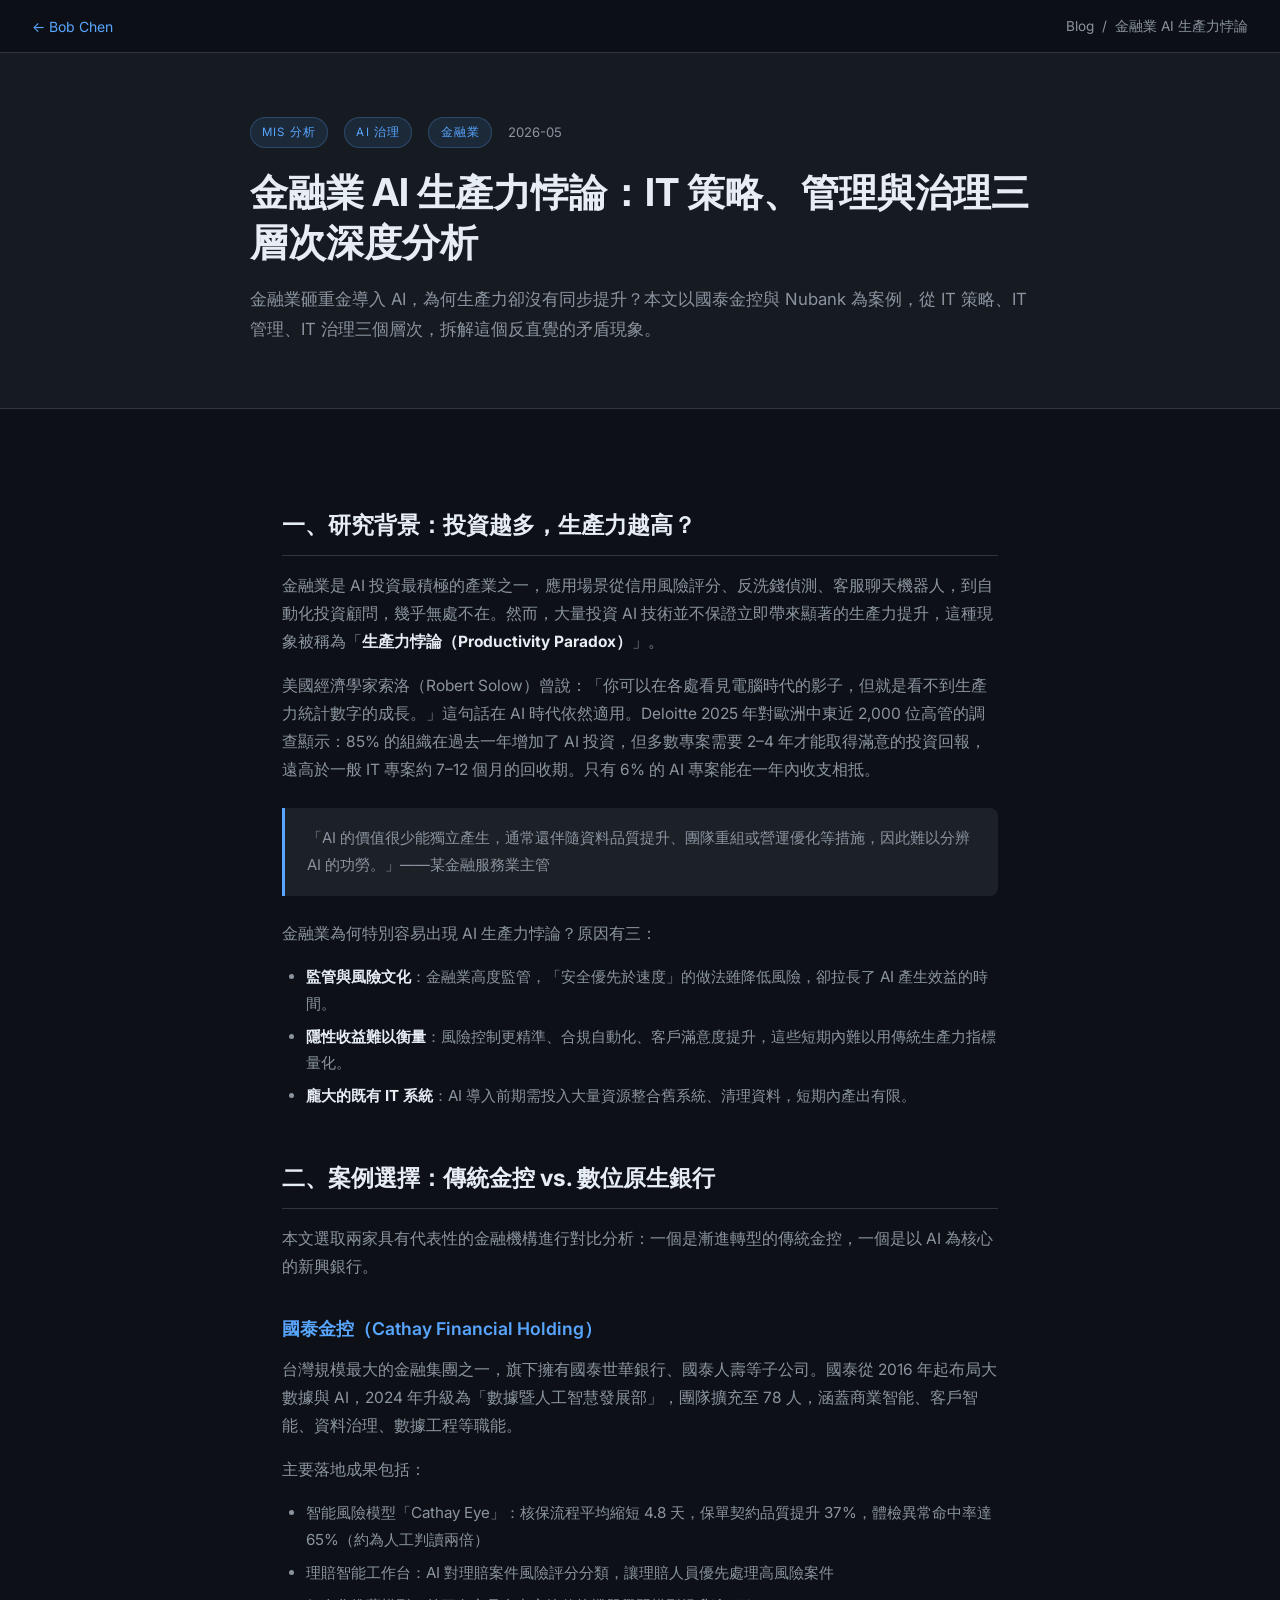
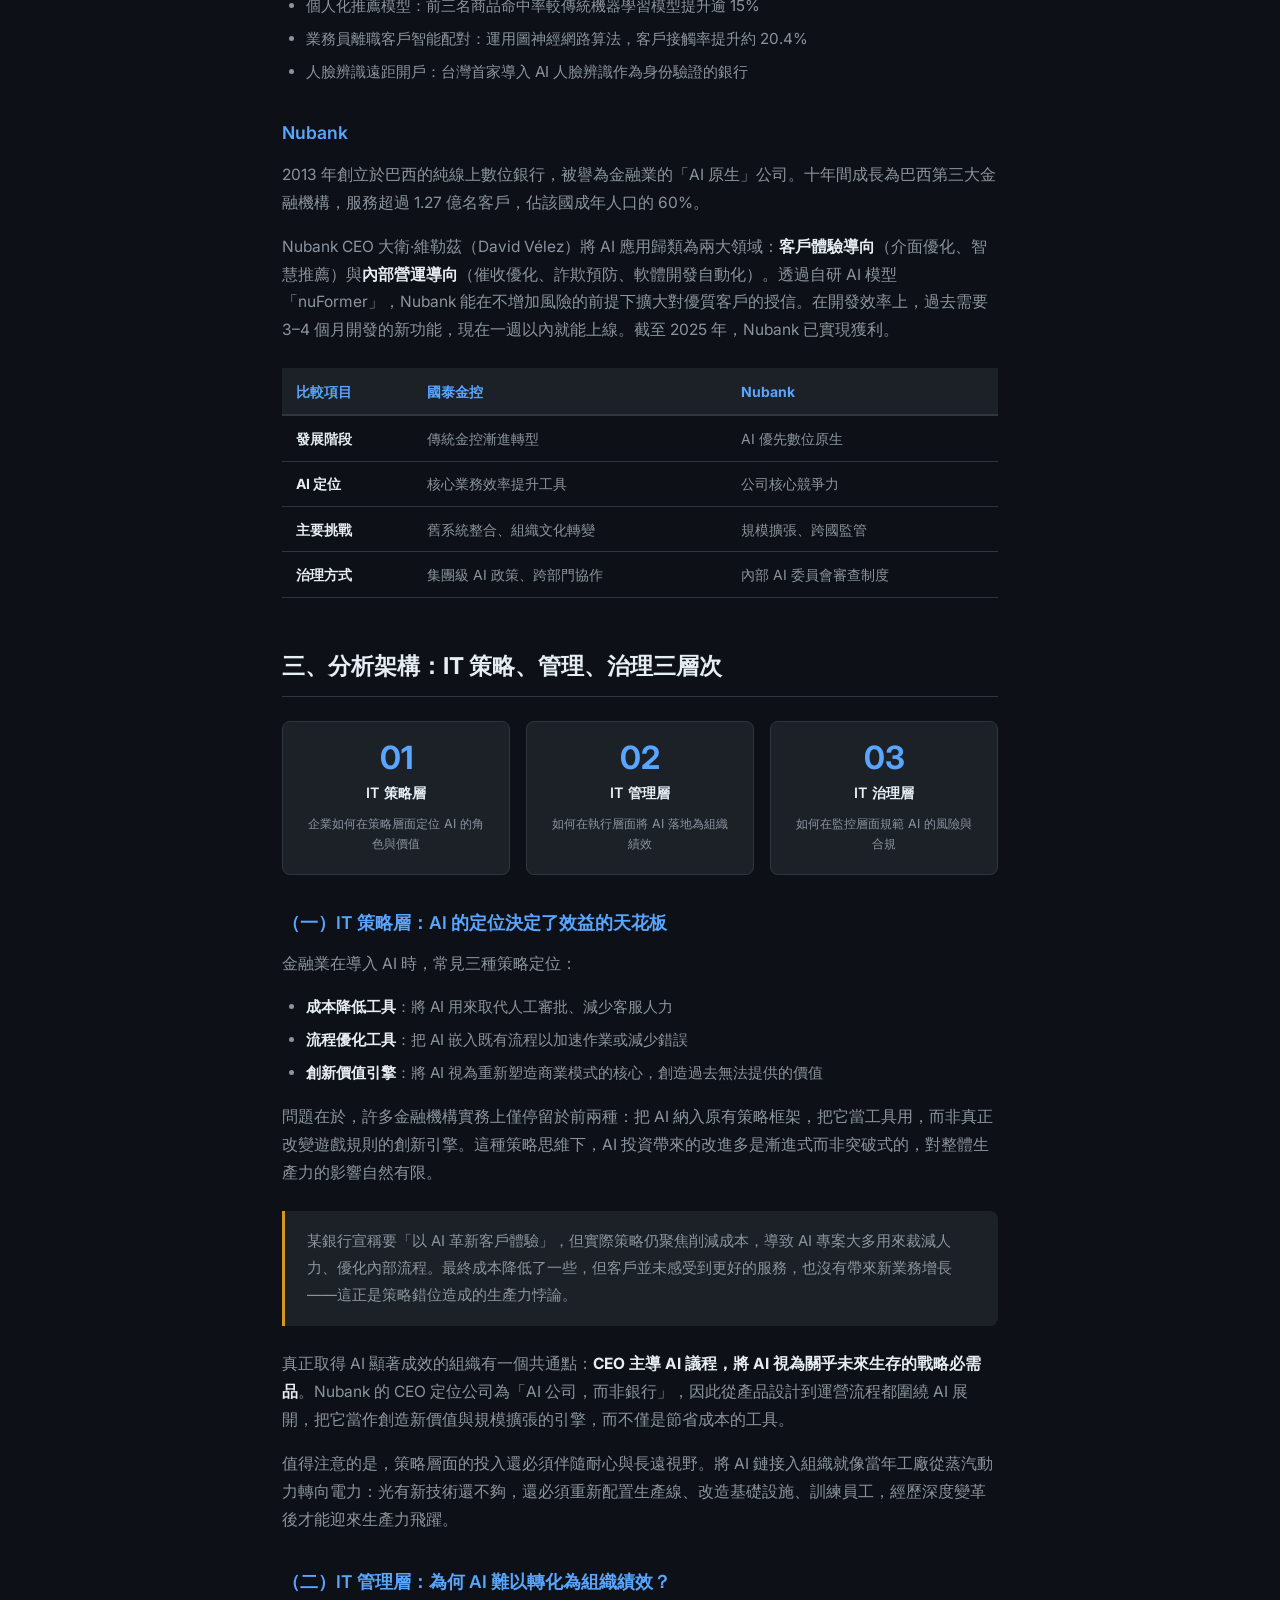
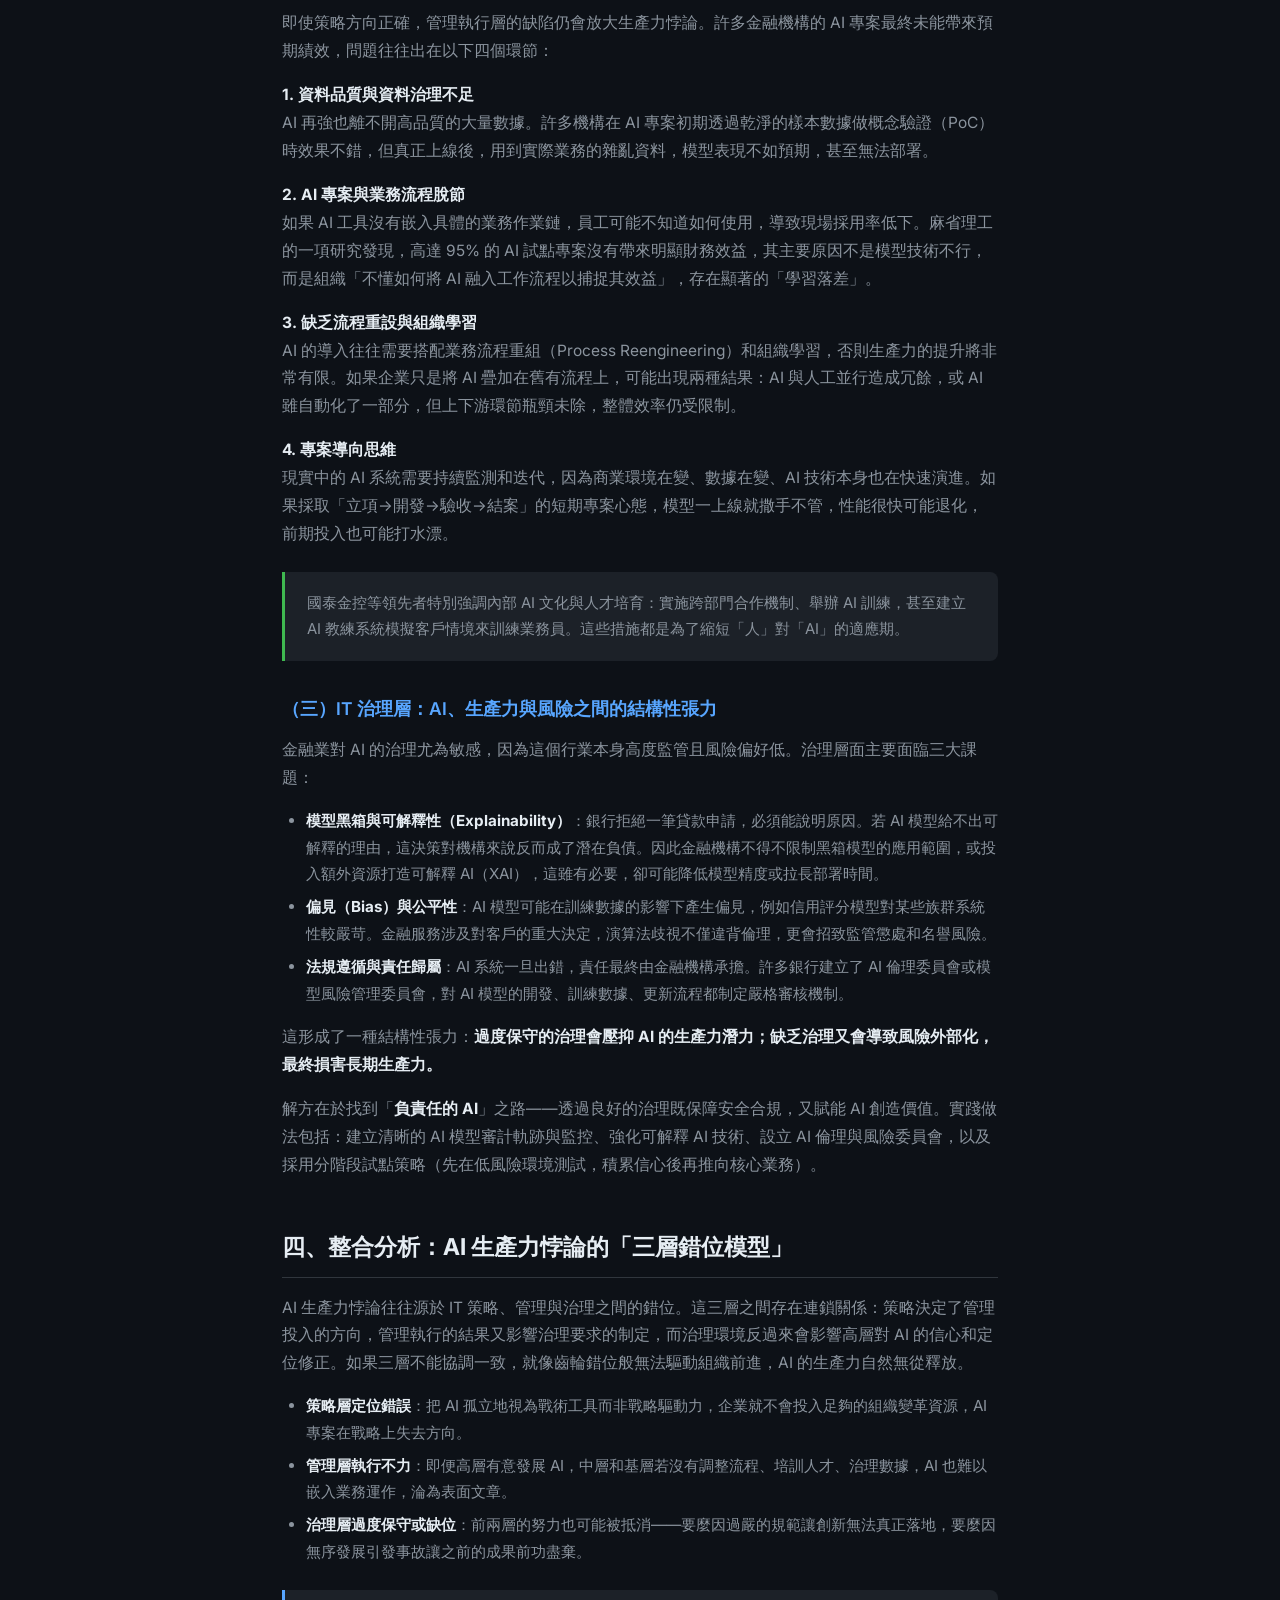
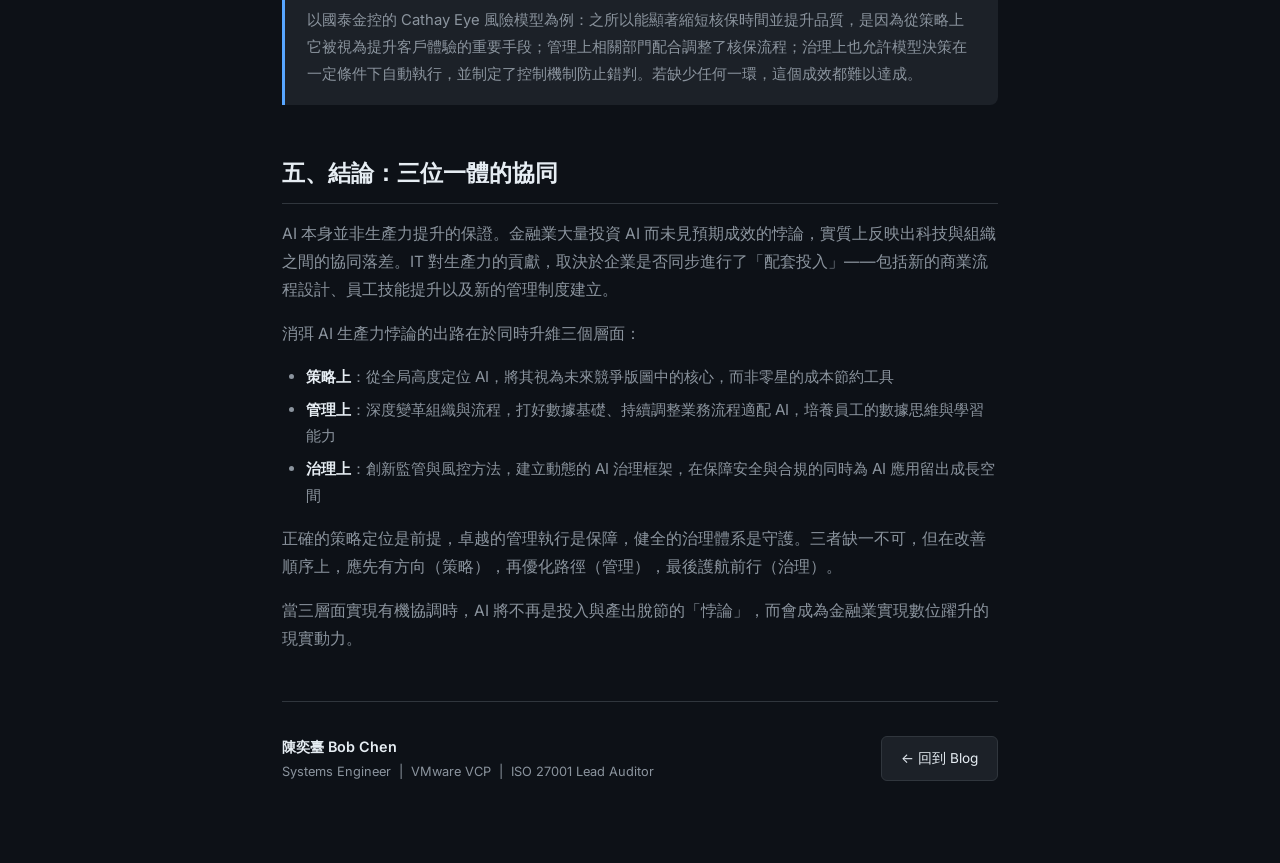
<file: blog-ai-paradox.html>
<!DOCTYPE html>
<html lang="zh-TW">
<head>
<meta charset="UTF-8">
<meta name="viewport" content="width=device-width, initial-scale=1.0">
<title>金融業 AI 生產力悖論 | Bob Chen</title>
<link rel="preconnect" href="https://fonts.googleapis.com">
<link rel="preconnect" href="https://fonts.gstatic.com" crossorigin>
<link href="https://fonts.googleapis.com/css2?family=Inter:wght@300;400;500;600;700&display=swap" rel="stylesheet">
<style>
:root {
  --bg: #0d1117;
  --bg2: #161b22;
  --card: #1c2128;
  --border: #30363d;
  --accent: #58a6ff;
  --green: #3fb950;
  --orange: #d29922;
  --text: #e6edf3;
  --muted: #8b949e;
  --font: 'Inter', -apple-system, sans-serif;
}
* { margin:0; padding:0; box-sizing:border-box; }
html { scroll-behavior:smooth; }
body { background:var(--bg); color:var(--text); font-family:var(--font); line-height:1.8; }

/* ── Nav ── */
.topbar {
  position:sticky; top:0; z-index:99;
  background:rgba(13,17,23,.9); backdrop-filter:blur(12px);
  border-bottom:1px solid var(--border);
  padding:.85rem 2rem; display:flex; align-items:center; justify-content:space-between;
}
.topbar a { color:var(--accent); text-decoration:none; font-size:.875rem; }
.topbar .title { color:var(--muted); font-size:.85rem; }

/* ── Hero ── */
.hero {
  background:var(--bg2); border-bottom:1px solid var(--border);
  padding:4rem 2rem 3rem;
}
.hero-inner { max-width:780px; margin:0 auto; }
.hero-meta { display:flex; gap:1rem; align-items:center; margin-bottom:1.25rem; flex-wrap:wrap; }
.tag {
  font-size:.72rem; text-transform:uppercase; letter-spacing:.1em;
  padding:.25rem .7rem; border-radius:20px;
  background:rgba(88,166,255,.1); color:var(--accent);
  border:1px solid rgba(88,166,255,.25);
}
.date { font-size:.82rem; color:var(--muted); }
.hero h1 { font-size:clamp(1.6rem,4vw,2.4rem); font-weight:700; line-height:1.3; margin-bottom:1rem; }
.hero .lead { font-size:1.05rem; color:var(--muted); line-height:1.8; }

/* ── Article ── */
.article { max-width:780px; margin:0 auto; padding:3rem 2rem 5rem; }

h2 {
  font-size:1.45rem; font-weight:700; margin:3rem 0 1rem;
  padding-bottom:.5rem; border-bottom:1px solid var(--border);
  color:var(--text);
}
h3 { font-size:1.1rem; font-weight:600; color:var(--accent); margin:2rem 0 .75rem; }
p { color:var(--muted); margin-bottom:1rem; font-size:.97rem; }
strong { color:var(--text); }
ul, ol { padding-left:1.5rem; margin-bottom:1rem; }
li { color:var(--muted); font-size:.95rem; margin-bottom:.4rem; line-height:1.75; }
li strong { color:var(--text); }

/* ── Callout boxes ── */
.callout {
  background:var(--card); border-left:3px solid var(--accent);
  border-radius:0 8px 8px 0; padding:1.1rem 1.4rem; margin:1.5rem 0;
}
.callout.orange { border-color:var(--orange); }
.callout.green  { border-color:var(--green); }
.callout p { margin:0; font-size:.93rem; }

/* ── Comparison table ── */
table { width:100%; border-collapse:collapse; margin:1.5rem 0; font-size:.875rem; }
th { background:var(--card); color:var(--accent); text-align:left; padding:.65rem .9rem; border-bottom:2px solid var(--border); }
td { padding:.6rem .9rem; border-bottom:1px solid var(--border); color:var(--muted); vertical-align:top; }
tr:hover td { background:rgba(255,255,255,.02); }
td strong { color:var(--text); }

/* ── Three-column diagram ── */
.three-layer {
  display:grid; grid-template-columns:1fr 1fr 1fr; gap:1rem; margin:1.5rem 0;
}
.layer-card {
  background:var(--card); border:1px solid var(--border);
  border-radius:8px; padding:1.25rem; text-align:center;
}
.layer-card .num { font-size:2rem; font-weight:700; color:var(--accent); line-height:1; }
.layer-card .layer-title { font-size:.9rem; font-weight:600; margin:.4rem 0 .5rem; }
.layer-card p { font-size:.78rem; color:var(--muted); margin:0; line-height:1.6; }

/* ── Footer ── */
.article-footer {
  border-top:1px solid var(--border); padding-top:2rem; margin-top:3rem;
  display:flex; justify-content:space-between; align-items:center; flex-wrap:wrap; gap:1rem;
}
.author { display:flex; align-items:center; gap:.75rem; }
.author-info .name { font-weight:600; font-size:.9rem; }
.author-info .role { font-size:.8rem; color:var(--muted); }
.back-btn {
  background:var(--card); border:1px solid var(--border);
  color:var(--text); padding:.55rem 1.2rem; border-radius:6px;
  text-decoration:none; font-size:.85rem; transition:border-color .2s;
}
.back-btn:hover { border-color:var(--accent); color:var(--accent); }

@media(max-width:600px) {
  .three-layer { grid-template-columns:1fr; }
  .hero, .article { padding-left:1.25rem; padding-right:1.25rem; }
}
</style>
</head>
<body>

<div class="topbar">
  <a href="index.html">← Bob Chen</a>
  <span class="title">Blog &nbsp;/&nbsp; 金融業 AI 生產力悖論</span>
</div>

<header class="hero">
  <div class="hero-inner">
    <div class="hero-meta">
      <span class="tag">MIS 分析</span>
      <span class="tag">AI 治理</span>
      <span class="tag">金融業</span>
      <span class="date">2026-05</span>
    </div>
    <h1>金融業 AI 生產力悖論：IT 策略、管理與治理三層次深度分析</h1>
    <p class="lead">金融業砸重金導入 AI，為何生產力卻沒有同步提升？本文以國泰金控與 Nubank 為案例，從 IT 策略、IT 管理、IT 治理三個層次，拆解這個反直覺的矛盾現象。</p>
  </div>
</header>

<article class="article">

  <h2>一、研究背景：投資越多，生產力越高？</h2>
  <p>金融業是 AI 投資最積極的產業之一，應用場景從信用風險評分、反洗錢偵測、客服聊天機器人，到自動化投資顧問，幾乎無處不在。然而，大量投資 AI 技術並不保證立即帶來顯著的生產力提升，這種現象被稱為「<strong>生產力悖論（Productivity Paradox）</strong>」。</p>
  <p>美國經濟學家索洛（Robert Solow）曾說：「你可以在各處看見電腦時代的影子，但就是看不到生產力統計數字的成長。」這句話在 AI 時代依然適用。Deloitte 2025 年對歐洲中東近 2,000 位高管的調查顯示：85% 的組織在過去一年增加了 AI 投資，但多數專案需要 2–4 年才能取得滿意的投資回報，遠高於一般 IT 專案約 7–12 個月的回收期。只有 6% 的 AI 專案能在一年內收支相抵。</p>

  <div class="callout">
    <p>「AI 的價值很少能獨立產生，通常還伴隨資料品質提升、團隊重組或營運優化等措施，因此難以分辨 AI 的功勞。」——某金融服務業主管</p>
  </div>

  <p>金融業為何特別容易出現 AI 生產力悖論？原因有三：</p>
  <ul>
    <li><strong>監管與風險文化</strong>：金融業高度監管，「安全優先於速度」的做法雖降低風險，卻拉長了 AI 產生效益的時間。</li>
    <li><strong>隱性收益難以衡量</strong>：風險控制更精準、合規自動化、客戶滿意度提升，這些短期內難以用傳統生產力指標量化。</li>
    <li><strong>龐大的既有 IT 系統</strong>：AI 導入前期需投入大量資源整合舊系統、清理資料，短期內產出有限。</li>
  </ul>

  <h2>二、案例選擇：傳統金控 vs. 數位原生銀行</h2>
  <p>本文選取兩家具有代表性的金融機構進行對比分析：一個是漸進轉型的傳統金控，一個是以 AI 為核心的新興銀行。</p>

  <h3>國泰金控（Cathay Financial Holding）</h3>
  <p>台灣規模最大的金融集團之一，旗下擁有國泰世華銀行、國泰人壽等子公司。國泰從 2016 年起布局大數據與 AI，2024 年升級為「數據暨人工智慧發展部」，團隊擴充至 78 人，涵蓋商業智能、客戶智能、資料治理、數據工程等職能。</p>
  <p>主要落地成果包括：</p>
  <ul>
    <li>智能風險模型「Cathay Eye」：核保流程平均縮短 4.8 天，保單契約品質提升 37%，體檢異常命中率達 65%（約為人工判讀兩倍）</li>
    <li>理賠智能工作台：AI 對理賠案件風險評分分類，讓理賠人員優先處理高風險案件</li>
    <li>個人化推薦模型：前三名商品命中率較傳統機器學習模型提升逾 15%</li>
    <li>業務員離職客戶智能配對：運用圖神經網路算法，客戶接觸率提升約 20.4%</li>
    <li>人臉辨識遠距開戶：台灣首家導入 AI 人臉辨識作為身份驗證的銀行</li>
  </ul>

  <h3>Nubank</h3>
  <p>2013 年創立於巴西的純線上數位銀行，被譽為金融業的「AI 原生」公司。十年間成長為巴西第三大金融機構，服務超過 1.27 億名客戶，佔該國成年人口的 60%。</p>
  <p>Nubank CEO 大衛·維勒茲（David Vélez）將 AI 應用歸類為兩大領域：<strong>客戶體驗導向</strong>（介面優化、智慧推薦）與<strong>內部營運導向</strong>（催收優化、詐欺預防、軟體開發自動化）。透過自研 AI 模型「nuFormer」，Nubank 能在不增加風險的前提下擴大對優質客戶的授信。在開發效率上，過去需要 3–4 個月開發的新功能，現在一週以內就能上線。截至 2025 年，Nubank 已實現獲利。</p>

  <table>
    <thead><tr><th>比較項目</th><th>國泰金控</th><th>Nubank</th></tr></thead>
    <tbody>
      <tr><td><strong>發展階段</strong></td><td>傳統金控漸進轉型</td><td>AI 優先數位原生</td></tr>
      <tr><td><strong>AI 定位</strong></td><td>核心業務效率提升工具</td><td>公司核心競爭力</td></tr>
      <tr><td><strong>主要挑戰</strong></td><td>舊系統整合、組織文化轉變</td><td>規模擴張、跨國監管</td></tr>
      <tr><td><strong>治理方式</strong></td><td>集團級 AI 政策、跨部門協作</td><td>內部 AI 委員會審查制度</td></tr>
    </tbody>
  </table>

  <h2>三、分析架構：IT 策略、管理、治理三層次</h2>

  <div class="three-layer">
    <div class="layer-card">
      <div class="num">01</div>
      <div class="layer-title">IT 策略層</div>
      <p>企業如何在策略層面定位 AI 的角色與價值</p>
    </div>
    <div class="layer-card">
      <div class="num">02</div>
      <div class="layer-title">IT 管理層</div>
      <p>如何在執行層面將 AI 落地為組織績效</p>
    </div>
    <div class="layer-card">
      <div class="num">03</div>
      <div class="layer-title">IT 治理層</div>
      <p>如何在監控層面規範 AI 的風險與合規</p>
    </div>
  </div>

  <h3>（一）IT 策略層：AI 的定位決定了效益的天花板</h3>
  <p>金融業在導入 AI 時，常見三種策略定位：</p>
  <ul>
    <li><strong>成本降低工具</strong>：將 AI 用來取代人工審批、減少客服人力</li>
    <li><strong>流程優化工具</strong>：把 AI 嵌入既有流程以加速作業或減少錯誤</li>
    <li><strong>創新價值引擎</strong>：將 AI 視為重新塑造商業模式的核心，創造過去無法提供的價值</li>
  </ul>
  <p>問題在於，許多金融機構實務上僅停留於前兩種：把 AI 納入原有策略框架，把它當工具用，而非真正改變遊戲規則的創新引擎。這種策略思維下，AI 投資帶來的改進多是漸進式而非突破式的，對整體生產力的影響自然有限。</p>

  <div class="callout orange">
    <p>某銀行宣稱要「以 AI 革新客戶體驗」，但實際策略仍聚焦削減成本，導致 AI 專案大多用來裁減人力、優化內部流程。最終成本降低了一些，但客戶並未感受到更好的服務，也沒有帶來新業務增長——這正是策略錯位造成的生產力悖論。</p>
  </div>

  <p>真正取得 AI 顯著成效的組織有一個共通點：<strong>CEO 主導 AI 議程，將 AI 視為關乎未來生存的戰略必需品</strong>。Nubank 的 CEO 定位公司為「AI 公司，而非銀行」，因此從產品設計到運營流程都圍繞 AI 展開，把它當作創造新價值與規模擴張的引擎，而不僅是節省成本的工具。</p>
  <p>值得注意的是，策略層面的投入還必須伴隨耐心與長遠視野。將 AI 鏈接入組織就像當年工廠從蒸汽動力轉向電力：光有新技術還不夠，還必須重新配置生產線、改造基礎設施、訓練員工，經歷深度變革後才能迎來生產力飛躍。</p>

  <h3>（二）IT 管理層：為何 AI 難以轉化為組織績效？</h3>
  <p>即使策略方向正確，管理執行層的缺陷仍會放大生產力悖論。許多金融機構的 AI 專案最終未能帶來預期績效，問題往往出在以下四個環節：</p>

  <p><strong>1. 資料品質與資料治理不足</strong><br>
  AI 再強也離不開高品質的大量數據。許多機構在 AI 專案初期透過乾淨的樣本數據做概念驗證（PoC）時效果不錯，但真正上線後，用到實際業務的雜亂資料，模型表現不如預期，甚至無法部署。</p>

  <p><strong>2. AI 專案與業務流程脫節</strong><br>
  如果 AI 工具沒有嵌入具體的業務作業鏈，員工可能不知道如何使用，導致現場採用率低下。麻省理工的一項研究發現，高達 95% 的 AI 試點專案沒有帶來明顯財務效益，其主要原因不是模型技術不行，而是組織「不懂如何將 AI 融入工作流程以捕捉其效益」，存在顯著的「學習落差」。</p>

  <p><strong>3. 缺乏流程重設與組織學習</strong><br>
  AI 的導入往往需要搭配業務流程重組（Process Reengineering）和組織學習，否則生產力的提升將非常有限。如果企業只是將 AI 疊加在舊有流程上，可能出現兩種結果：AI 與人工並行造成冗餘，或 AI 雖自動化了一部分，但上下游環節瓶頸未除，整體效率仍受限制。</p>

  <p><strong>4. 專案導向思維</strong><br>
  現實中的 AI 系統需要持續監測和迭代，因為商業環境在變、數據在變、AI 技術本身也在快速演進。如果採取「立項→開發→驗收→結案」的短期專案心態，模型一上線就撒手不管，性能很快可能退化，前期投入也可能打水漂。</p>

  <div class="callout green">
    <p>國泰金控等領先者特別強調內部 AI 文化與人才培育：實施跨部門合作機制、舉辦 AI 訓練，甚至建立 AI 教練系統模擬客戶情境來訓練業務員。這些措施都是為了縮短「人」對「AI」的適應期。</p>
  </div>

  <h3>（三）IT 治理層：AI、生產力與風險之間的結構性張力</h3>
  <p>金融業對 AI 的治理尤為敏感，因為這個行業本身高度監管且風險偏好低。治理層面主要面臨三大課題：</p>
  <ul>
    <li><strong>模型黑箱與可解釋性（Explainability）</strong>：銀行拒絕一筆貸款申請，必須能說明原因。若 AI 模型給不出可解釋的理由，這決策對機構來說反而成了潛在負債。因此金融機構不得不限制黑箱模型的應用範圍，或投入額外資源打造可解釋 AI（XAI），這雖有必要，卻可能降低模型精度或拉長部署時間。</li>
    <li><strong>偏見（Bias）與公平性</strong>：AI 模型可能在訓練數據的影響下產生偏見，例如信用評分模型對某些族群系統性較嚴苛。金融服務涉及對客戶的重大決定，演算法歧視不僅違背倫理，更會招致監管懲處和名譽風險。</li>
    <li><strong>法規遵循與責任歸屬</strong>：AI 系統一旦出錯，責任最終由金融機構承擔。許多銀行建立了 AI 倫理委員會或模型風險管理委員會，對 AI 模型的開發、訓練數據、更新流程都制定嚴格審核機制。</li>
  </ul>
  <p>這形成了一種結構性張力：<strong>過度保守的治理會壓抑 AI 的生產力潛力；缺乏治理又會導致風險外部化，最終損害長期生產力。</strong></p>
  <p>解方在於找到「<strong>負責任的 AI</strong>」之路——透過良好的治理既保障安全合規，又賦能 AI 創造價值。實踐做法包括：建立清晰的 AI 模型審計軌跡與監控、強化可解釋 AI 技術、設立 AI 倫理與風險委員會，以及採用分階段試點策略（先在低風險環境測試，積累信心後再推向核心業務）。</p>

  <h2>四、整合分析：AI 生產力悖論的「三層錯位模型」</h2>
  <p>AI 生產力悖論往往源於 IT 策略、管理與治理之間的錯位。這三層之間存在連鎖關係：策略決定了管理投入的方向，管理執行的結果又影響治理要求的制定，而治理環境反過來會影響高層對 AI 的信心和定位修正。如果三層不能協調一致，就像齒輪錯位般無法驅動組織前進，AI 的生產力自然無從釋放。</p>
  <ul>
    <li><strong>策略層定位錯誤</strong>：把 AI 孤立地視為戰術工具而非戰略驅動力，企業就不會投入足夠的組織變革資源，AI 專案在戰略上失去方向。</li>
    <li><strong>管理層執行不力</strong>：即便高層有意發展 AI，中層和基層若沒有調整流程、培訓人才、治理數據，AI 也難以嵌入業務運作，淪為表面文章。</li>
    <li><strong>治理層過度保守或缺位</strong>：前兩層的努力也可能被抵消——要麼因過嚴的規範讓創新無法真正落地，要麼因無序發展引發事故讓之前的成果前功盡棄。</li>
  </ul>

  <div class="callout">
    <p>以國泰金控的 Cathay Eye 風險模型為例：之所以能顯著縮短核保時間並提升品質，是因為從策略上它被視為提升客戶體驗的重要手段；管理上相關部門配合調整了核保流程；治理上也允許模型決策在一定條件下自動執行，並制定了控制機制防止錯判。若缺少任何一環，這個成效都難以達成。</p>
  </div>

  <h2>五、結論：三位一體的協同</h2>
  <p>AI 本身並非生產力提升的保證。金融業大量投資 AI 而未見預期成效的悖論，實質上反映出科技與組織之間的協同落差。IT 對生產力的貢獻，取決於企業是否同步進行了「配套投入」——包括新的商業流程設計、員工技能提升以及新的管理制度建立。</p>
  <p>消弭 AI 生產力悖論的出路在於同時升維三個層面：</p>
  <ul>
    <li><strong>策略上</strong>：從全局高度定位 AI，將其視為未來競爭版圖中的核心，而非零星的成本節約工具</li>
    <li><strong>管理上</strong>：深度變革組織與流程，打好數據基礎、持續調整業務流程適配 AI，培養員工的數據思維與學習能力</li>
    <li><strong>治理上</strong>：創新監管與風控方法，建立動態的 AI 治理框架，在保障安全與合規的同時為 AI 應用留出成長空間</li>
  </ul>
  <p>正確的策略定位是前提，卓越的管理執行是保障，健全的治理體系是守護。三者缺一不可，但在改善順序上，應先有方向（策略），再優化路徑（管理），最後護航前行（治理）。</p>
  <p>當三層面實現有機協調時，AI 將不再是投入與產出脫節的「悖論」，而會成為金融業實現數位躍升的現實動力。</p>

  <div class="article-footer">
    <div class="author">
      <div class="author-info">
        <div class="name">陳奕臺 Bob Chen</div>
        <div class="role">Systems Engineer &nbsp;|&nbsp; VMware VCP &nbsp;|&nbsp; ISO 27001 Lead Auditor</div>
      </div>
    </div>
    <a href="index.html#blog" class="back-btn">← 回到 Blog</a>
  </div>

</article>

</body>
</html>
</file>
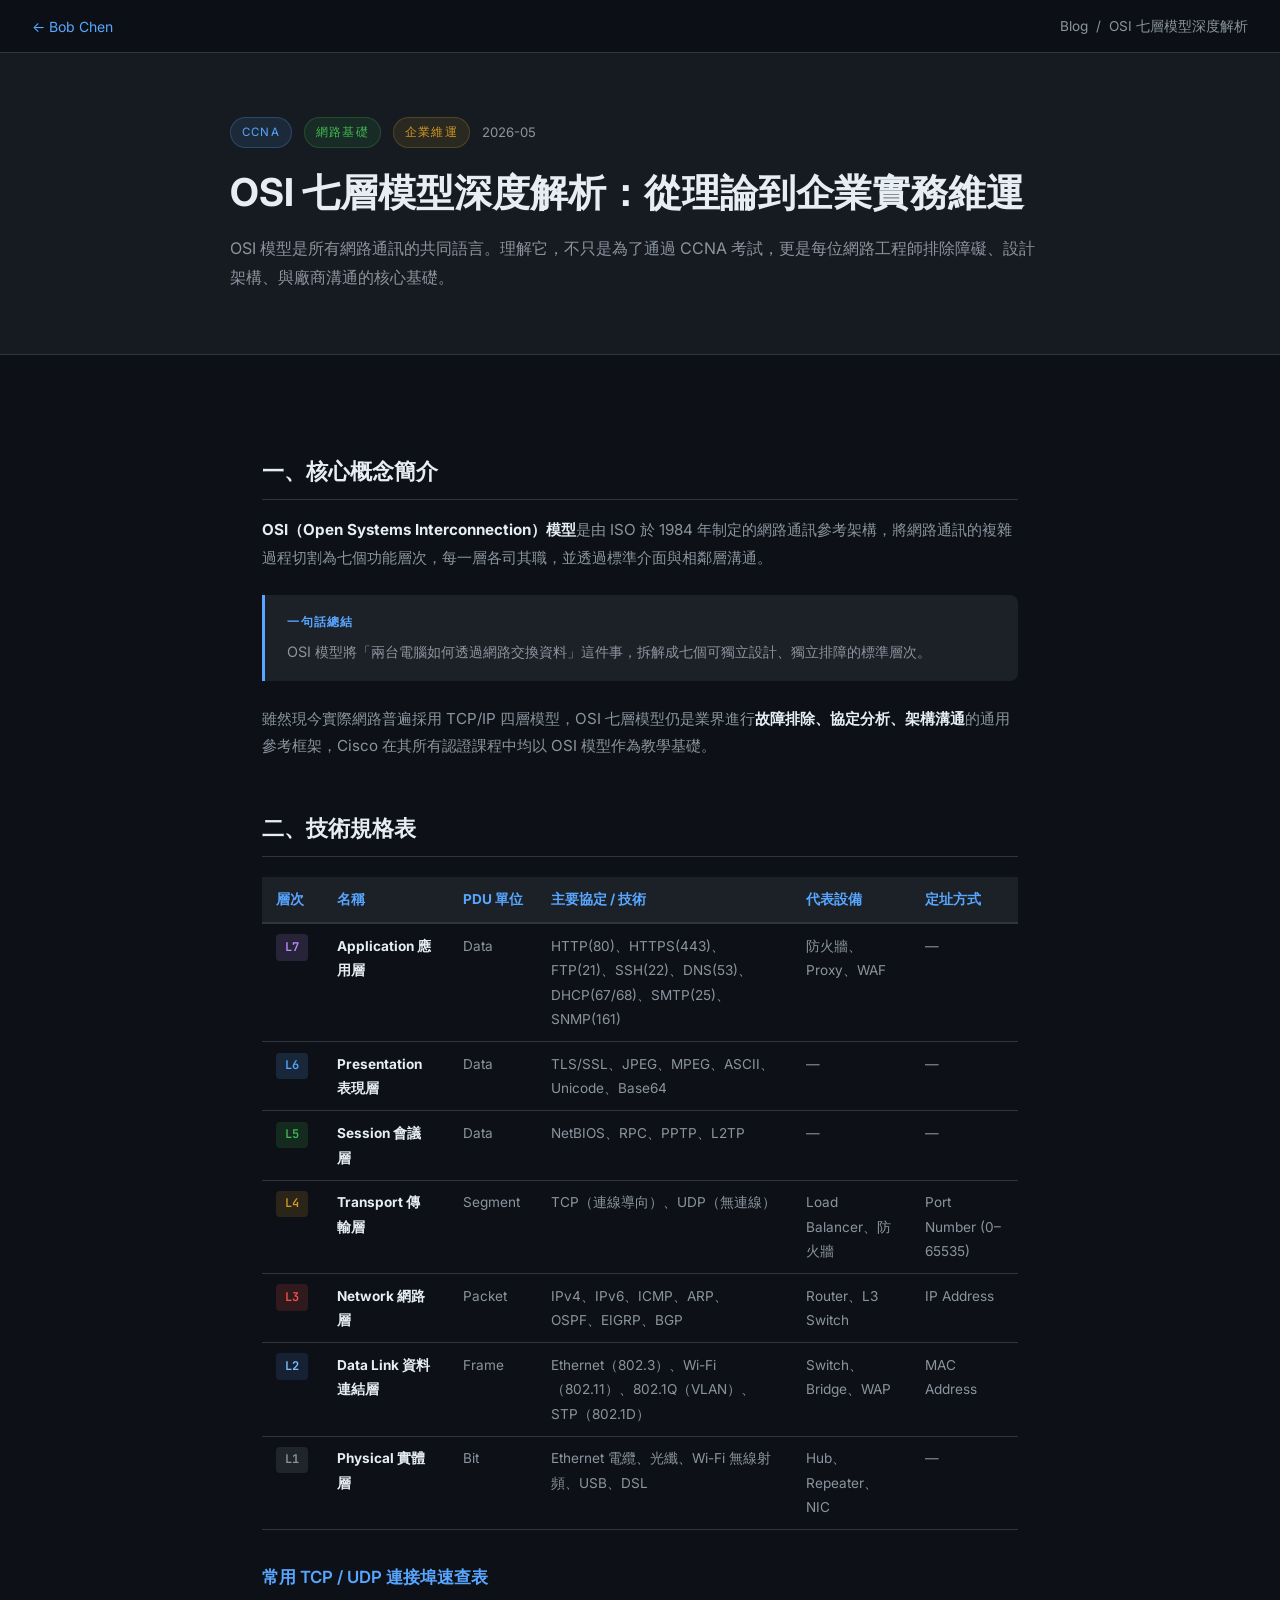
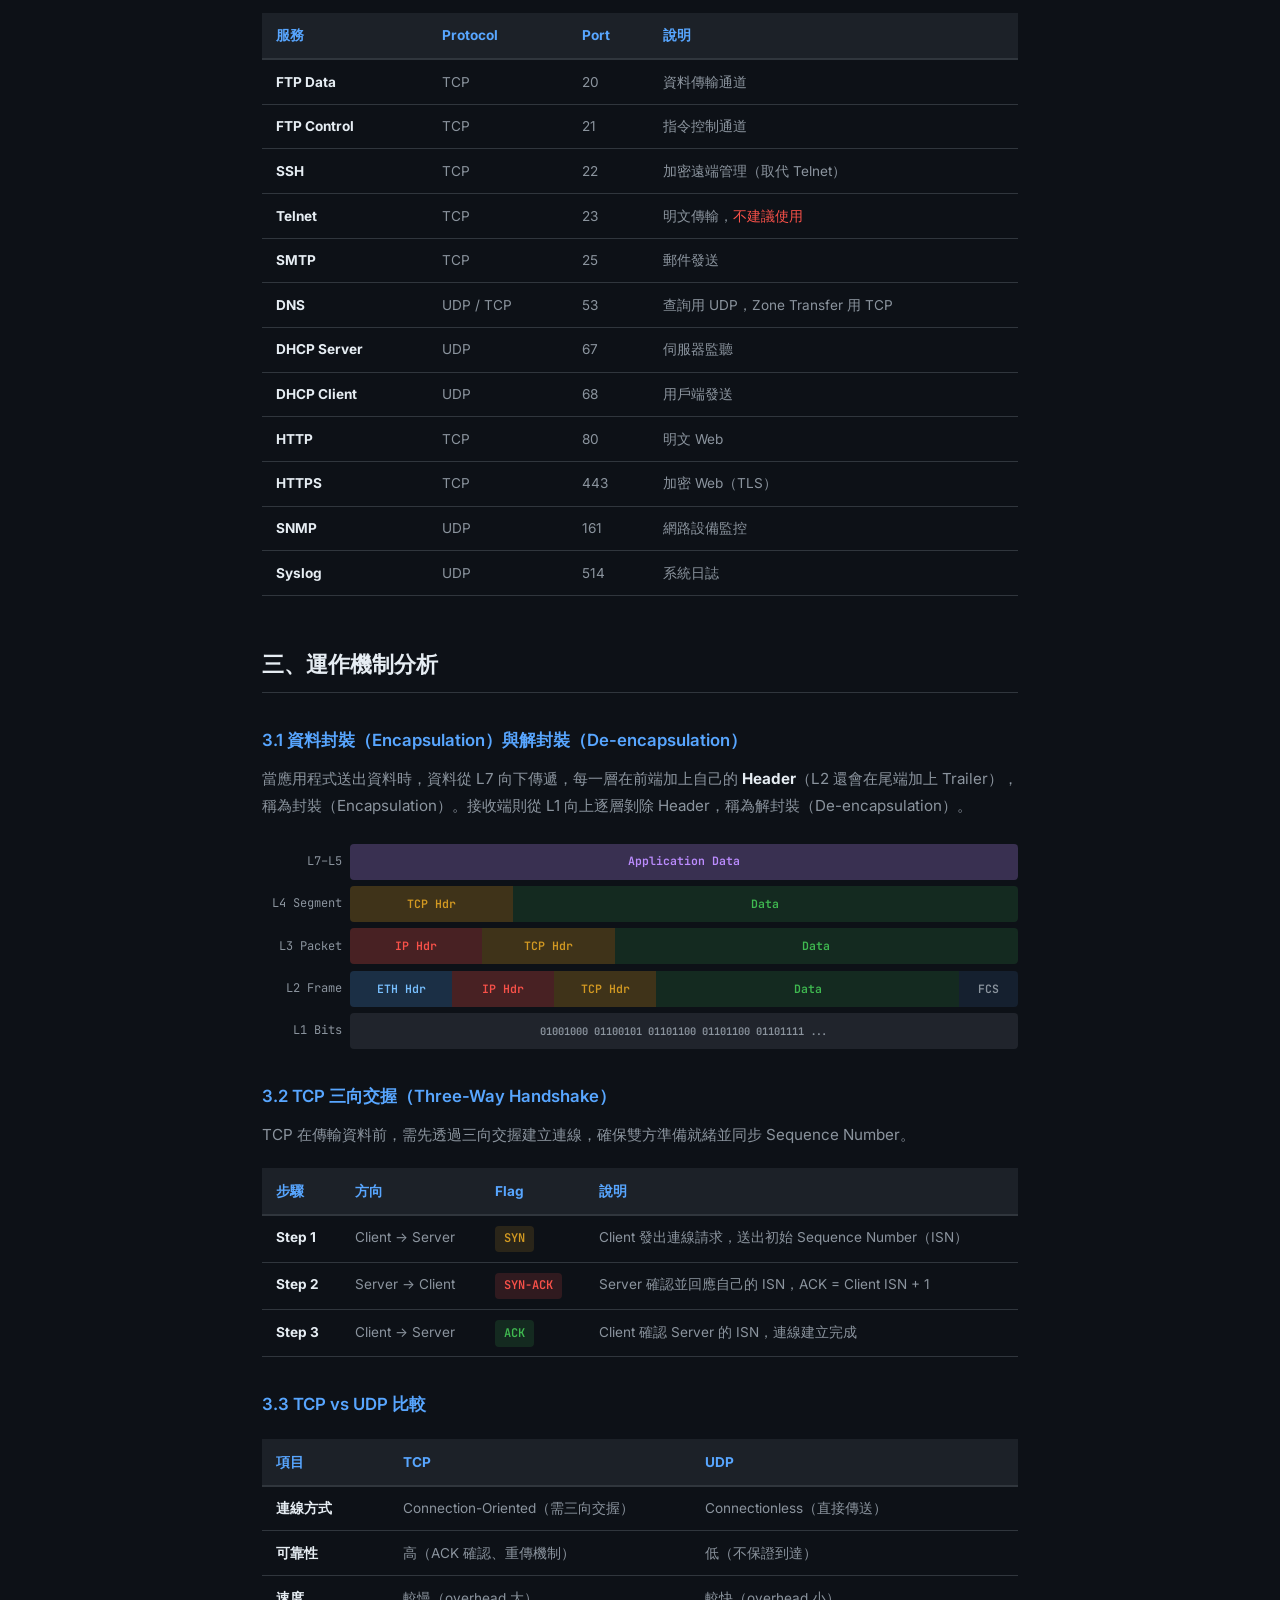
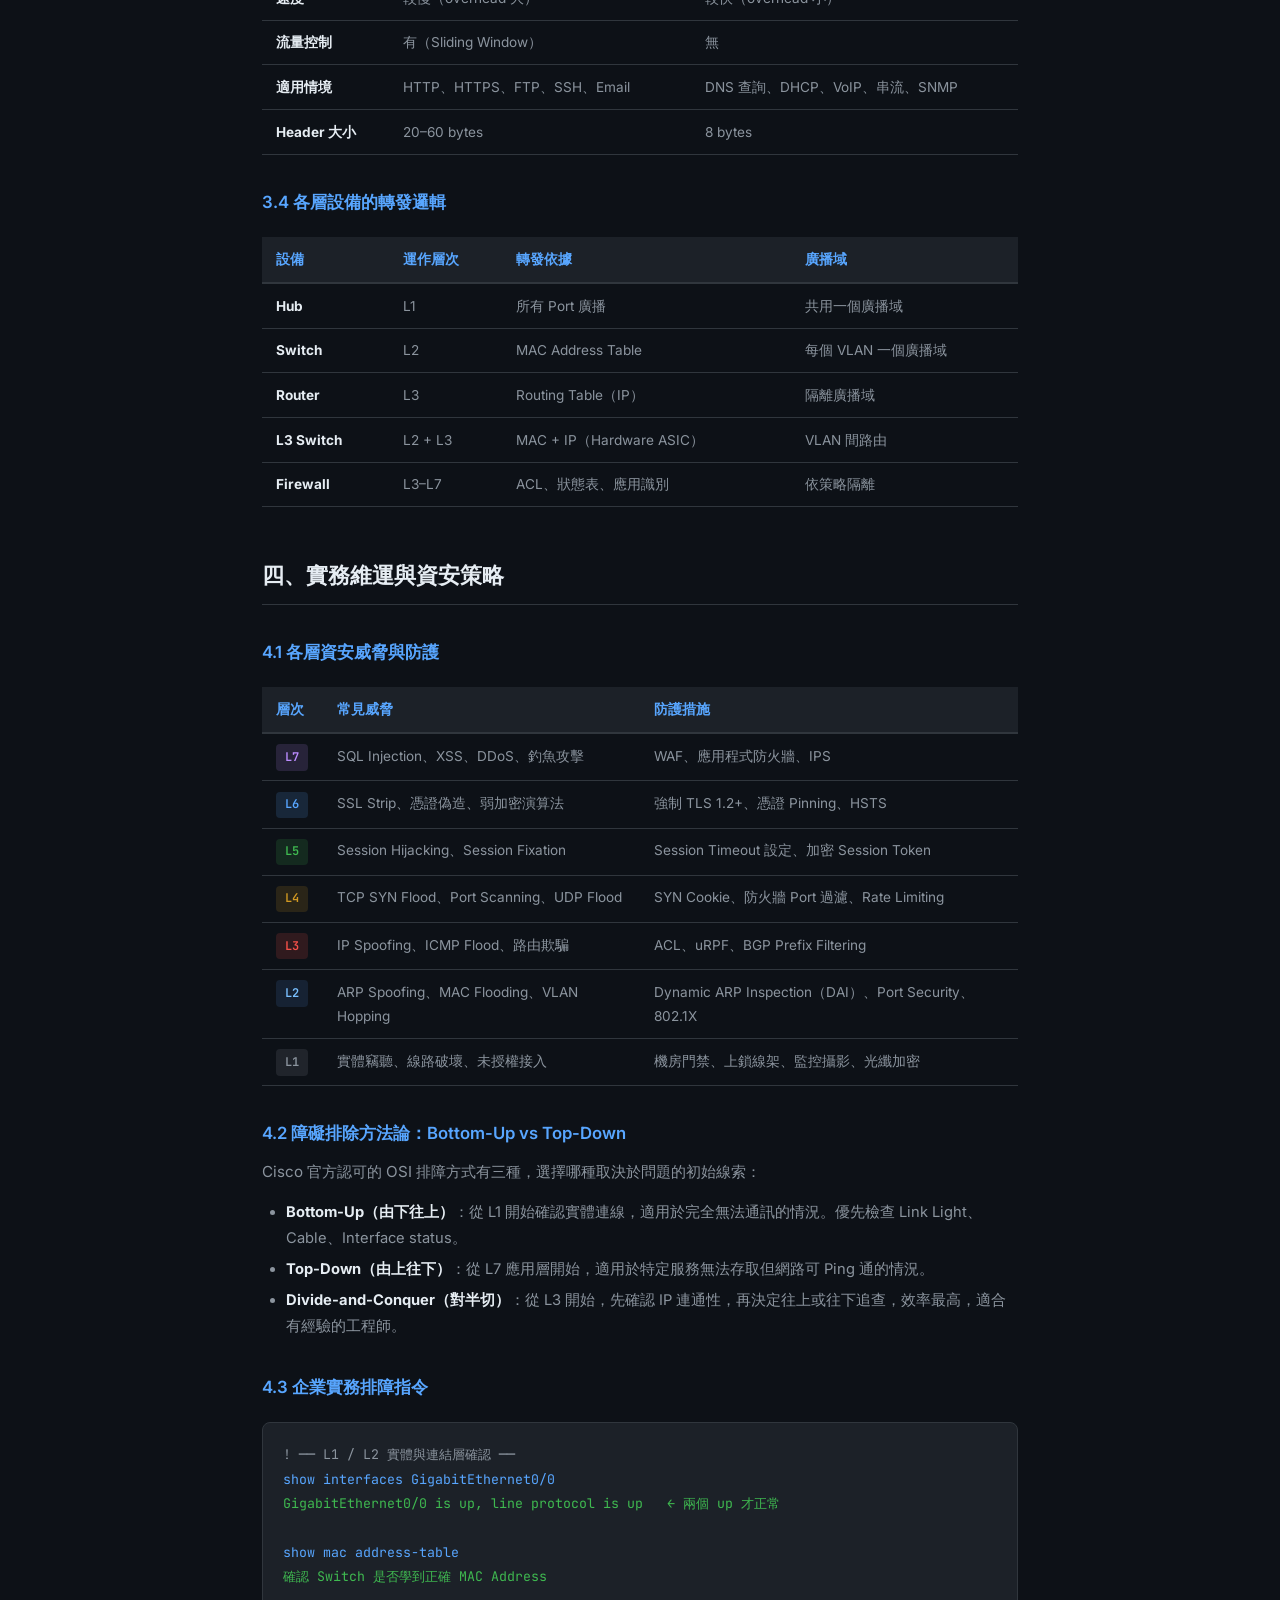
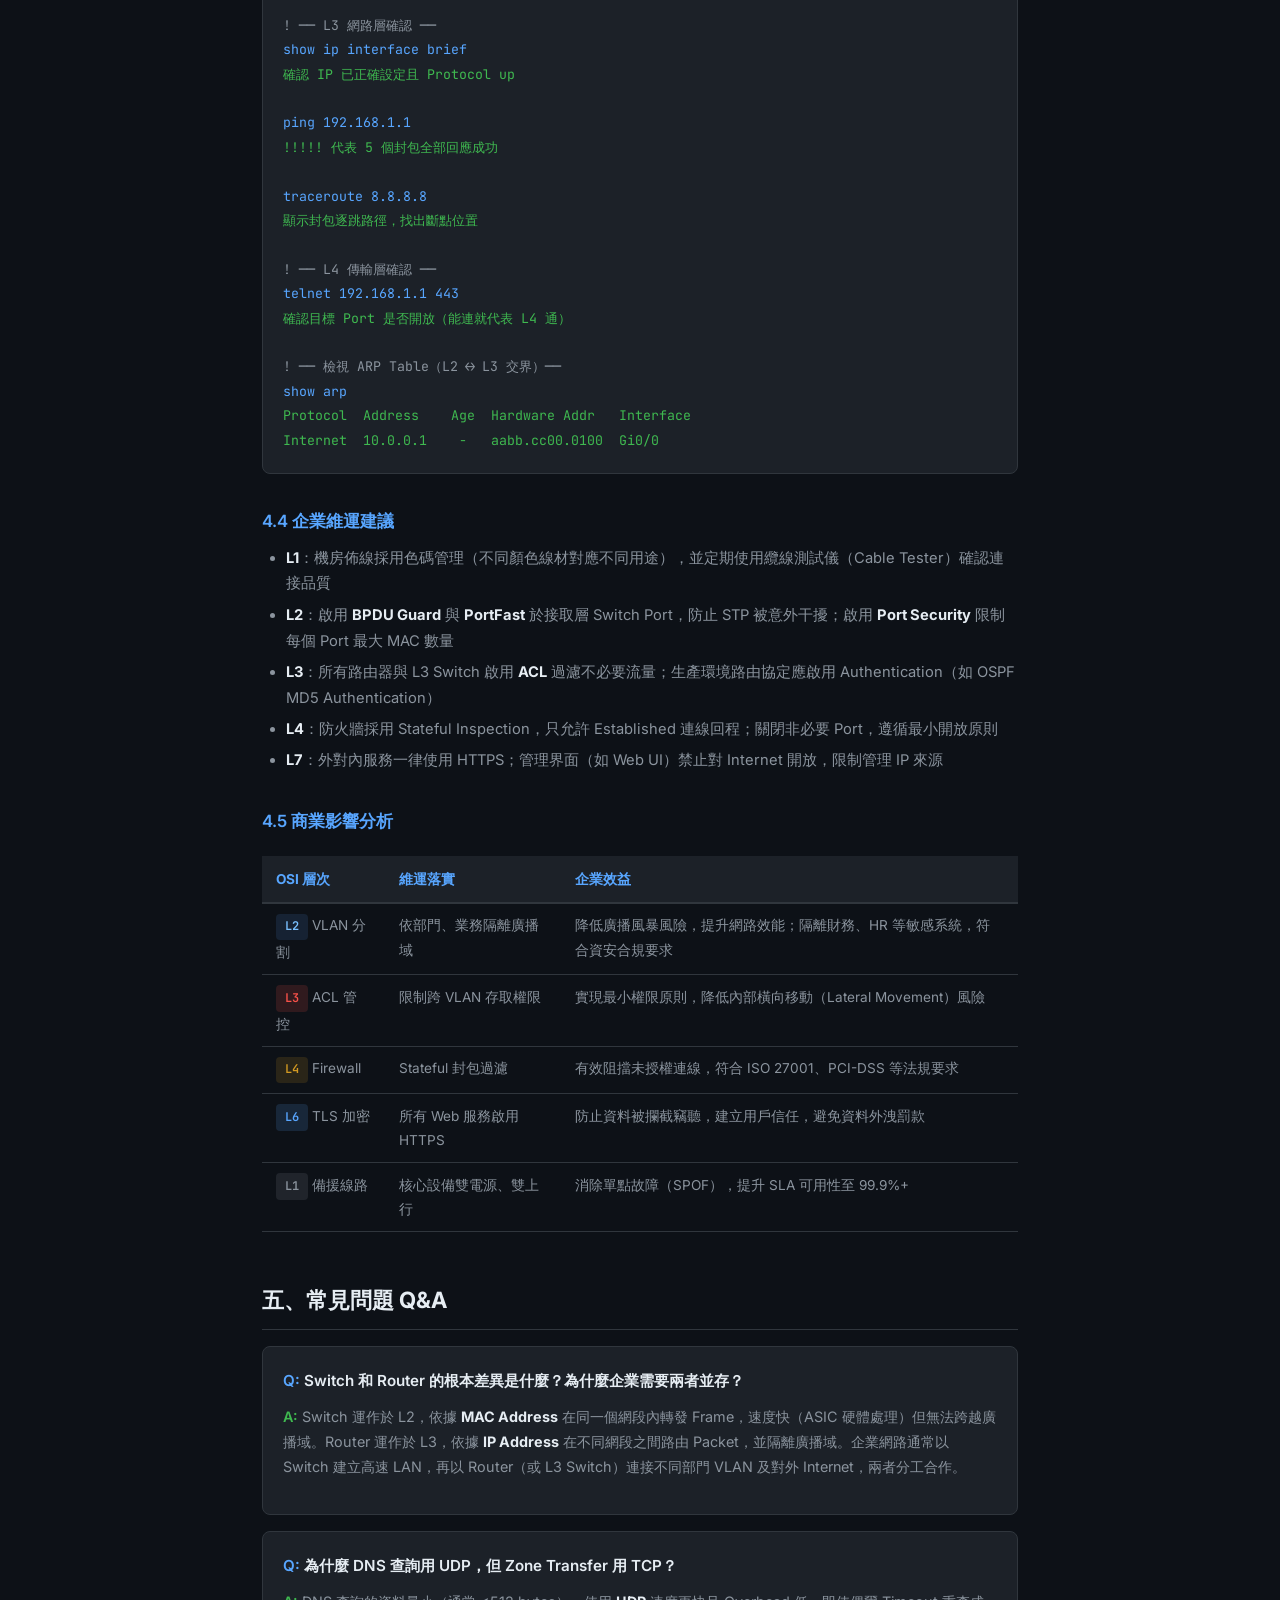
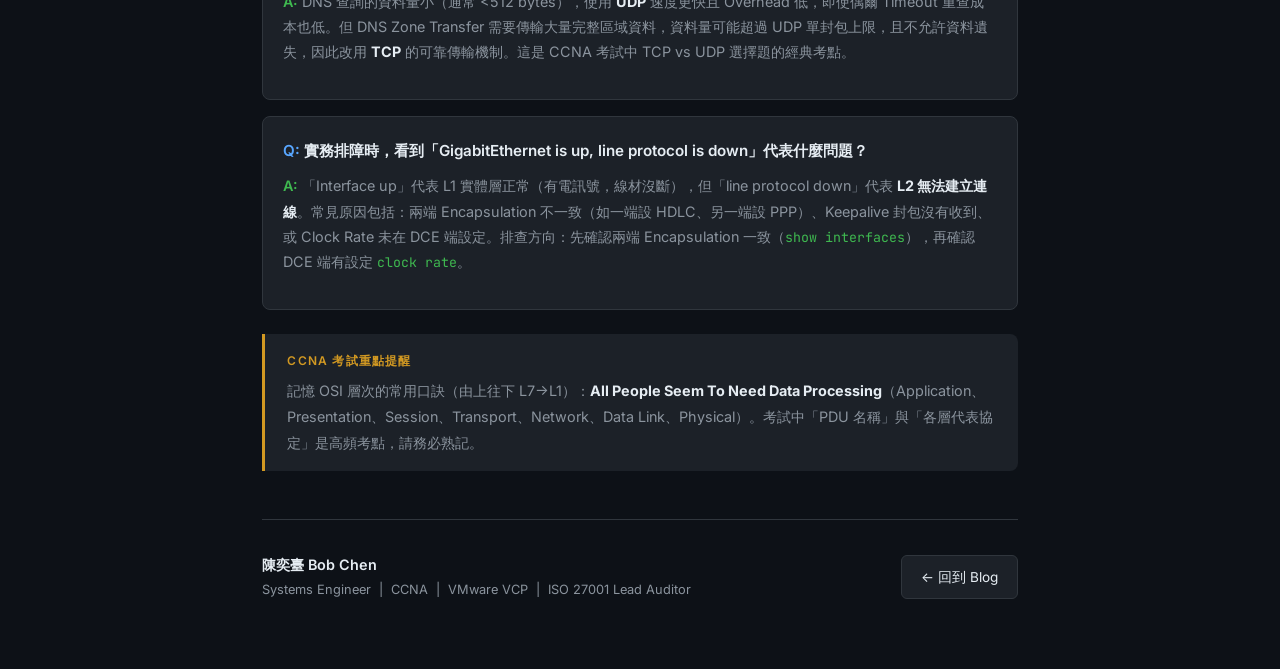
<file: blog-osi.html>
<!DOCTYPE html>
<html lang="zh-TW">
<head>
<meta charset="UTF-8">
<meta name="viewport" content="width=device-width, initial-scale=1.0">
<title>OSI 七層模型深度解析 | Bob Chen</title>
<link rel="preconnect" href="https://fonts.googleapis.com">
<link rel="preconnect" href="https://fonts.gstatic.com" crossorigin>
<link href="https://fonts.googleapis.com/css2?family=Inter:wght@300;400;500;600;700&family=JetBrains+Mono:wght@400;500&display=swap" rel="stylesheet">
<style>
:root {
  --bg:#0d1117; --bg2:#161b22; --card:#1c2128; --border:#30363d;
  --accent:#58a6ff; --green:#3fb950; --orange:#d29922; --red:#f85149; --purple:#bc8cff;
  --text:#e6edf3; --muted:#8b949e;
  --font:'Inter',-apple-system,sans-serif; --mono:'JetBrains Mono',monospace;
}
*{margin:0;padding:0;box-sizing:border-box;}
html{scroll-behavior:smooth;}
body{background:var(--bg);color:var(--text);font-family:var(--font);line-height:1.8;}

.topbar{
  position:sticky;top:0;z-index:99;
  background:rgba(13,17,23,.9);backdrop-filter:blur(12px);
  border-bottom:1px solid var(--border);
  padding:.85rem 2rem;display:flex;align-items:center;justify-content:space-between;
}
.topbar a{color:var(--accent);text-decoration:none;font-size:.875rem;}
.topbar .title{color:var(--muted);font-size:.85rem;}

.hero{background:var(--bg2);border-bottom:1px solid var(--border);padding:4rem 2rem 3rem;}
.hero-inner{max-width:820px;margin:0 auto;}
.hero-meta{display:flex;gap:.75rem;align-items:center;margin-bottom:1.25rem;flex-wrap:wrap;}
.tag{font-size:.72rem;text-transform:uppercase;letter-spacing:.1em;padding:.25rem .7rem;border-radius:20px;background:rgba(88,166,255,.1);color:var(--accent);border:1px solid rgba(88,166,255,.25);}
.tag.green{background:rgba(63,185,80,.1);color:var(--green);border-color:rgba(63,185,80,.25);}
.tag.orange{background:rgba(210,153,34,.1);color:var(--orange);border-color:rgba(210,153,34,.25);}
.date{font-size:.82rem;color:var(--muted);}
.hero h1{font-size:clamp(1.6rem,4vw,2.4rem);font-weight:700;line-height:1.3;margin-bottom:1rem;}
.hero .lead{font-size:1rem;color:var(--muted);line-height:1.8;}

.article{max-width:820px;margin:0 auto;padding:3rem 2rem 5rem;}

h2{font-size:1.4rem;font-weight:700;margin:3rem 0 1rem;padding-bottom:.5rem;border-bottom:1px solid var(--border);}
h3{font-size:1.05rem;font-weight:600;color:var(--accent);margin:2rem 0 .6rem;}
h4{font-size:.95rem;font-weight:600;color:var(--orange);margin:1.5rem 0 .5rem;}
p{color:var(--muted);margin-bottom:.9rem;font-size:.95rem;}
strong{color:var(--text);}
ul,ol{padding-left:1.5rem;margin-bottom:1rem;}
li{color:var(--muted);font-size:.92rem;margin-bottom:.35rem;line-height:1.75;}
li strong{color:var(--text);}

/* Callout */
.callout{background:var(--card);border-left:3px solid var(--accent);border-radius:0 8px 8px 0;padding:1rem 1.4rem;margin:1.5rem 0;}
.callout.orange{border-color:var(--orange);}
.callout.green{border-color:var(--green);}
.callout.red{border-color:var(--red);}
.callout p{margin:0;font-size:.9rem;}
.callout-title{font-size:.75rem;text-transform:uppercase;letter-spacing:.1em;color:var(--accent);margin-bottom:.4rem;font-weight:600;}
.callout.orange .callout-title{color:var(--orange);}
.callout.green .callout-title{color:var(--green);}
.callout.red .callout-title{color:var(--red);}

/* Tables */
table{width:100%;border-collapse:collapse;margin:1.25rem 0;font-size:.85rem;}
th{background:var(--card);color:var(--accent);text-align:left;padding:.65rem .9rem;border-bottom:2px solid var(--border);white-space:nowrap;}
td{padding:.6rem .9rem;border-bottom:1px solid var(--border);color:var(--muted);vertical-align:top;}
tr:hover td{background:rgba(255,255,255,.02);}
td strong{color:var(--text);}
.center{text-align:center;}

/* Layer badges */
.l-badge{display:inline-block;padding:.15rem .55rem;border-radius:4px;font-size:.75rem;font-weight:600;font-family:var(--mono);}
.l7{background:rgba(188,140,255,.15);color:var(--purple);}
.l6{background:rgba(88,166,255,.15);color:var(--accent);}
.l5{background:rgba(63,185,80,.15);color:var(--green);}
.l4{background:rgba(210,153,34,.15);color:var(--orange);}
.l3{background:rgba(248,81,73,.15);color:var(--red);}
.l2{background:rgba(88,166,255,.12);color:#79c0ff;}
.l1{background:rgba(139,148,158,.15);color:var(--muted);}

/* Code */
pre{background:var(--card);border:1px solid var(--border);border-radius:8px;padding:1.25rem;overflow-x:auto;margin:1.25rem 0;}
code{font-family:var(--mono);font-size:.83rem;color:var(--green);}
pre code{color:var(--text);}
.cmd{color:var(--accent);}
.comment{color:var(--muted);}
.output{color:var(--green);}

/* Encapsulation diagram */
.encap{display:flex;flex-direction:column;gap:.4rem;margin:1.5rem 0;}
.encap-row{display:flex;align-items:center;gap:.5rem;}
.encap-label{font-size:.75rem;color:var(--muted);width:80px;text-align:right;flex-shrink:0;font-family:var(--mono);}
.encap-bar{display:flex;flex:1;border-radius:4px;overflow:hidden;height:36px;}
.encap-seg{display:flex;align-items:center;justify-content:center;font-size:.72rem;font-weight:600;font-family:var(--mono);padding:0 .5rem;white-space:nowrap;}
.seg-app{background:rgba(188,140,255,.25);color:var(--purple);flex:4;}
.seg-tcp{background:rgba(210,153,34,.25);color:var(--orange);flex:1.2;}
.seg-ip{background:rgba(248,81,73,.25);color:var(--red);flex:1.2;}
.seg-eth{background:rgba(88,166,255,.2);color:#79c0ff;flex:1.2;}
.seg-trl{background:rgba(88,166,255,.1);color:var(--muted);flex:.6;}
.seg-bit{background:rgba(139,148,158,.15);color:var(--muted);flex:1;font-size:.65rem;}
.seg-data{background:rgba(63,185,80,.15);color:var(--green);flex:4;}

/* TCP handshake */
.handshake{display:grid;grid-template-columns:1fr 2fr 1fr;gap:0;margin:1.5rem 0;text-align:center;font-size:.82rem;}
.hs-host{background:var(--card);border:1px solid var(--border);border-radius:8px 8px 0 0;padding:.5rem;font-weight:600;color:var(--text);}
.hs-line{border-left:2px dashed var(--border);min-height:30px;}
.hs-arrow{padding:.35rem .5rem;color:var(--accent);display:flex;align-items:center;justify-content:center;gap:.5rem;font-size:.8rem;}
.hs-arrow .flag{font-size:.7rem;background:rgba(88,166,255,.15);color:var(--accent);padding:.1rem .4rem;border-radius:4px;font-family:var(--mono);}
.hs-arrow .flag.green{background:rgba(63,185,80,.15);color:var(--green);}

/* Q&A */
.qa-item{background:var(--card);border:1px solid var(--border);border-radius:8px;padding:1.25rem;margin-bottom:1rem;}
.qa-q{font-weight:600;color:var(--text);margin-bottom:.6rem;font-size:.95rem;}
.qa-q::before{content:'Q: ';color:var(--accent);}
.qa-a{color:var(--muted);font-size:.9rem;line-height:1.75;}
.qa-a::before{content:'A: ';color:var(--green);font-weight:600;}

/* Footer */
.article-footer{border-top:1px solid var(--border);padding-top:2rem;margin-top:3rem;display:flex;justify-content:space-between;align-items:center;flex-wrap:wrap;gap:1rem;}
.author-info .name{font-weight:600;font-size:.9rem;}
.author-info .role{font-size:.8rem;color:var(--muted);}
.back-btn{background:var(--card);border:1px solid var(--border);color:var(--text);padding:.55rem 1.2rem;border-radius:6px;text-decoration:none;font-size:.85rem;transition:border-color .2s;}
.back-btn:hover{border-color:var(--accent);color:var(--accent);}

@media(max-width:640px){
  .hero,.article{padding-left:1.25rem;padding-right:1.25rem;}
  .encap-label{display:none;}
  table{font-size:.78rem;}
}
</style>
</head>
<body>

<div class="topbar">
  <a href="index.html">← Bob Chen</a>
  <span class="title">Blog &nbsp;/&nbsp; OSI 七層模型深度解析</span>
</div>

<header class="hero">
  <div class="hero-inner">
    <div class="hero-meta">
      <span class="tag">CCNA</span>
      <span class="tag green">網路基礎</span>
      <span class="tag orange">企業維運</span>
      <span class="date">2026-05</span>
    </div>
    <h1>OSI 七層模型深度解析：從理論到企業實務維運</h1>
    <p class="lead">OSI 模型是所有網路通訊的共同語言。理解它，不只是為了通過 CCNA 考試，更是每位網路工程師排除障礙、設計架構、與廠商溝通的核心基礎。</p>
  </div>
</header>

<article class="article">

<!-- ════ 1. 核心概念 ════ -->
<h2>一、核心概念簡介</h2>
<p><strong>OSI（Open Systems Interconnection）模型</strong>是由 ISO 於 1984 年制定的網路通訊參考架構，將網路通訊的複雜過程切割為七個功能層次，每一層各司其職，並透過標準介面與相鄰層溝通。</p>

<div class="callout">
  <div class="callout-title">一句話總結</div>
  <p>OSI 模型將「兩台電腦如何透過網路交換資料」這件事，拆解成七個可獨立設計、獨立排障的標準層次。</p>
</div>

<p>雖然現今實際網路普遍採用 TCP/IP 四層模型，OSI 七層模型仍是業界進行<strong>故障排除、協定分析、架構溝通</strong>的通用參考框架，Cisco 在其所有認證課程中均以 OSI 模型作為教學基礎。</p>


<!-- ════ 2. 技術規格表 ════ -->
<h2>二、技術規格表</h2>

<table>
  <thead>
    <tr><th>層次</th><th>名稱</th><th>PDU 單位</th><th>主要協定 / 技術</th><th>代表設備</th><th>定址方式</th></tr>
  </thead>
  <tbody>
    <tr><td><span class="l-badge l7">L7</span></td><td><strong>Application 應用層</strong></td><td>Data</td><td>HTTP(80)、HTTPS(443)、FTP(21)、SSH(22)、DNS(53)、DHCP(67/68)、SMTP(25)、SNMP(161)</td><td>防火牆、Proxy、WAF</td><td>—</td></tr>
    <tr><td><span class="l-badge l6">L6</span></td><td><strong>Presentation 表現層</strong></td><td>Data</td><td>TLS/SSL、JPEG、MPEG、ASCII、Unicode、Base64</td><td>—</td><td>—</td></tr>
    <tr><td><span class="l-badge l5">L5</span></td><td><strong>Session 會議層</strong></td><td>Data</td><td>NetBIOS、RPC、PPTP、L2TP</td><td>—</td><td>—</td></tr>
    <tr><td><span class="l-badge l4">L4</span></td><td><strong>Transport 傳輸層</strong></td><td>Segment</td><td>TCP（連線導向）、UDP（無連線）</td><td>Load Balancer、防火牆</td><td>Port Number (0–65535)</td></tr>
    <tr><td><span class="l-badge l3">L3</span></td><td><strong>Network 網路層</strong></td><td>Packet</td><td>IPv4、IPv6、ICMP、ARP、OSPF、EIGRP、BGP</td><td>Router、L3 Switch</td><td>IP Address</td></tr>
    <tr><td><span class="l-badge l2">L2</span></td><td><strong>Data Link 資料連結層</strong></td><td>Frame</td><td>Ethernet（802.3）、Wi-Fi（802.11）、802.1Q（VLAN）、STP（802.1D）</td><td>Switch、Bridge、WAP</td><td>MAC Address</td></tr>
    <tr><td><span class="l-badge l1">L1</span></td><td><strong>Physical 實體層</strong></td><td>Bit</td><td>Ethernet 電纜、光纖、Wi-Fi 無線射頻、USB、DSL</td><td>Hub、Repeater、NIC</td><td>—</td></tr>
  </tbody>
</table>

<h3>常用 TCP / UDP 連接埠速查表</h3>
<table>
  <thead><tr><th>服務</th><th>Protocol</th><th>Port</th><th>說明</th></tr></thead>
  <tbody>
    <tr><td><strong>FTP Data</strong></td><td>TCP</td><td>20</td><td>資料傳輸通道</td></tr>
    <tr><td><strong>FTP Control</strong></td><td>TCP</td><td>21</td><td>指令控制通道</td></tr>
    <tr><td><strong>SSH</strong></td><td>TCP</td><td>22</td><td>加密遠端管理（取代 Telnet）</td></tr>
    <tr><td><strong>Telnet</strong></td><td>TCP</td><td>23</td><td>明文傳輸，<span style="color:var(--red)">不建議使用</span></td></tr>
    <tr><td><strong>SMTP</strong></td><td>TCP</td><td>25</td><td>郵件發送</td></tr>
    <tr><td><strong>DNS</strong></td><td>UDP / TCP</td><td>53</td><td>查詢用 UDP，Zone Transfer 用 TCP</td></tr>
    <tr><td><strong>DHCP Server</strong></td><td>UDP</td><td>67</td><td>伺服器監聽</td></tr>
    <tr><td><strong>DHCP Client</strong></td><td>UDP</td><td>68</td><td>用戶端發送</td></tr>
    <tr><td><strong>HTTP</strong></td><td>TCP</td><td>80</td><td>明文 Web</td></tr>
    <tr><td><strong>HTTPS</strong></td><td>TCP</td><td>443</td><td>加密 Web（TLS）</td></tr>
    <tr><td><strong>SNMP</strong></td><td>UDP</td><td>161</td><td>網路設備監控</td></tr>
    <tr><td><strong>Syslog</strong></td><td>UDP</td><td>514</td><td>系統日誌</td></tr>
  </tbody>
</table>


<!-- ════ 3. 運作機制 ════ -->
<h2>三、運作機制分析</h2>

<h3>3.1 資料封裝（Encapsulation）與解封裝（De-encapsulation）</h3>
<p>當應用程式送出資料時，資料從 L7 向下傳遞，每一層在前端加上自己的 <strong>Header</strong>（L2 還會在尾端加上 Trailer），稱為封裝（Encapsulation）。接收端則從 L1 向上逐層剝除 Header，稱為解封裝（De-encapsulation）。</p>

<div class="encap">
  <div class="encap-row">
    <span class="encap-label">L7–L5</span>
    <div class="encap-bar"><div class="encap-seg seg-app">Application Data</div></div>
  </div>
  <div class="encap-row">
    <span class="encap-label">L4 Segment</span>
    <div class="encap-bar"><div class="encap-seg seg-tcp">TCP Hdr</div><div class="encap-seg seg-data">Data</div></div>
  </div>
  <div class="encap-row">
    <span class="encap-label">L3 Packet</span>
    <div class="encap-bar"><div class="encap-seg seg-ip">IP Hdr</div><div class="encap-seg seg-tcp">TCP Hdr</div><div class="encap-seg seg-data">Data</div></div>
  </div>
  <div class="encap-row">
    <span class="encap-label">L2 Frame</span>
    <div class="encap-bar"><div class="encap-seg seg-eth">ETH Hdr</div><div class="encap-seg seg-ip">IP Hdr</div><div class="encap-seg seg-tcp">TCP Hdr</div><div class="encap-seg seg-data">Data</div><div class="encap-seg seg-trl">FCS</div></div>
  </div>
  <div class="encap-row">
    <span class="encap-label">L1 Bits</span>
    <div class="encap-bar"><div class="encap-seg seg-bit">01001000 01100101 01101100 01101100 01101111 ...</div></div>
  </div>
</div>

<h3>3.2 TCP 三向交握（Three-Way Handshake）</h3>
<p>TCP 在傳輸資料前，需先透過三向交握建立連線，確保雙方準備就緒並同步 Sequence Number。</p>

<table>
  <thead><tr><th>步驟</th><th>方向</th><th>Flag</th><th>說明</th></tr></thead>
  <tbody>
    <tr><td><strong>Step 1</strong></td><td>Client → Server</td><td><span class="l-badge l4">SYN</span></td><td>Client 發出連線請求，送出初始 Sequence Number（ISN）</td></tr>
    <tr><td><strong>Step 2</strong></td><td>Server → Client</td><td><span class="l-badge l3">SYN-ACK</span></td><td>Server 確認並回應自己的 ISN，ACK = Client ISN + 1</td></tr>
    <tr><td><strong>Step 3</strong></td><td>Client → Server</td><td><span class="l-badge l5">ACK</span></td><td>Client 確認 Server 的 ISN，連線建立完成</td></tr>
  </tbody>
</table>

<h3>3.3 TCP vs UDP 比較</h3>
<table>
  <thead><tr><th>項目</th><th>TCP</th><th>UDP</th></tr></thead>
  <tbody>
    <tr><td><strong>連線方式</strong></td><td>Connection-Oriented（需三向交握）</td><td>Connectionless（直接傳送）</td></tr>
    <tr><td><strong>可靠性</strong></td><td>高（ACK 確認、重傳機制）</td><td>低（不保證到達）</td></tr>
    <tr><td><strong>速度</strong></td><td>較慢（overhead 大）</td><td>較快（overhead 小）</td></tr>
    <tr><td><strong>流量控制</strong></td><td>有（Sliding Window）</td><td>無</td></tr>
    <tr><td><strong>適用情境</strong></td><td>HTTP、HTTPS、FTP、SSH、Email</td><td>DNS 查詢、DHCP、VoIP、串流、SNMP</td></tr>
    <tr><td><strong>Header 大小</strong></td><td>20–60 bytes</td><td>8 bytes</td></tr>
  </tbody>
</table>

<h3>3.4 各層設備的轉發邏輯</h3>
<table>
  <thead><tr><th>設備</th><th>運作層次</th><th>轉發依據</th><th>廣播域</th></tr></thead>
  <tbody>
    <tr><td><strong>Hub</strong></td><td>L1</td><td>所有 Port 廣播</td><td>共用一個廣播域</td></tr>
    <tr><td><strong>Switch</strong></td><td>L2</td><td>MAC Address Table</td><td>每個 VLAN 一個廣播域</td></tr>
    <tr><td><strong>Router</strong></td><td>L3</td><td>Routing Table（IP）</td><td>隔離廣播域</td></tr>
    <tr><td><strong>L3 Switch</strong></td><td>L2 + L3</td><td>MAC + IP（Hardware ASIC）</td><td>VLAN 間路由</td></tr>
    <tr><td><strong>Firewall</strong></td><td>L3–L7</td><td>ACL、狀態表、應用識別</td><td>依策略隔離</td></tr>
  </tbody>
</table>


<!-- ════ 4. 實務維運與資安 ════ -->
<h2>四、實務維運與資安策略</h2>

<h3>4.1 各層資安威脅與防護</h3>
<table>
  <thead><tr><th>層次</th><th>常見威脅</th><th>防護措施</th></tr></thead>
  <tbody>
    <tr><td><span class="l-badge l7">L7</span></td><td>SQL Injection、XSS、DDoS、釣魚攻擊</td><td>WAF、應用程式防火牆、IPS</td></tr>
    <tr><td><span class="l-badge l6">L6</span></td><td>SSL Strip、憑證偽造、弱加密演算法</td><td>強制 TLS 1.2+、憑證 Pinning、HSTS</td></tr>
    <tr><td><span class="l-badge l5">L5</span></td><td>Session Hijacking、Session Fixation</td><td>Session Timeout 設定、加密 Session Token</td></tr>
    <tr><td><span class="l-badge l4">L4</span></td><td>TCP SYN Flood、Port Scanning、UDP Flood</td><td>SYN Cookie、防火牆 Port 過濾、Rate Limiting</td></tr>
    <tr><td><span class="l-badge l3">L3</span></td><td>IP Spoofing、ICMP Flood、路由欺騙</td><td>ACL、uRPF、BGP Prefix Filtering</td></tr>
    <tr><td><span class="l-badge l2">L2</span></td><td>ARP Spoofing、MAC Flooding、VLAN Hopping</td><td>Dynamic ARP Inspection（DAI）、Port Security、802.1X</td></tr>
    <tr><td><span class="l-badge l1">L1</span></td><td>實體竊聽、線路破壞、未授權接入</td><td>機房門禁、上鎖線架、監控攝影、光纖加密</td></tr>
  </tbody>
</table>

<h3>4.2 障礙排除方法論：Bottom-Up vs Top-Down</h3>
<p>Cisco 官方認可的 OSI 排障方式有三種，選擇哪種取決於問題的初始線索：</p>
<ul>
  <li><strong>Bottom-Up（由下往上）</strong>：從 L1 開始確認實體連線，適用於完全無法通訊的情況。優先檢查 Link Light、Cable、Interface status。</li>
  <li><strong>Top-Down（由上往下）</strong>：從 L7 應用層開始，適用於特定服務無法存取但網路可 Ping 通的情況。</li>
  <li><strong>Divide-and-Conquer（對半切）</strong>：從 L3 開始，先確認 IP 連通性，再決定往上或往下追查，效率最高，適合有經驗的工程師。</li>
</ul>

<h3>4.3 企業實務排障指令</h3>
<pre><code><span class="comment">! ── L1 / L2 實體與連結層確認 ──</span>
<span class="cmd">show interfaces GigabitEthernet0/0</span>
<span class="output">GigabitEthernet0/0 is up, line protocol is up   ← 兩個 up 才正常</span>

<span class="cmd">show mac address-table</span>
<span class="output">確認 Switch 是否學到正確 MAC Address</span>

<span class="comment">! ── L3 網路層確認 ──</span>
<span class="cmd">show ip interface brief</span>
<span class="output">確認 IP 已正確設定且 Protocol up</span>

<span class="cmd">ping 192.168.1.1</span>
<span class="output">!!!!! 代表 5 個封包全部回應成功</span>

<span class="cmd">traceroute 8.8.8.8</span>
<span class="output">顯示封包逐跳路徑，找出斷點位置</span>

<span class="comment">! ── L4 傳輸層確認 ──</span>
<span class="cmd">telnet 192.168.1.1 443</span>
<span class="output">確認目標 Port 是否開放（能連就代表 L4 通）</span>

<span class="comment">! ── 檢視 ARP Table（L2 ↔ L3 交界）──</span>
<span class="cmd">show arp</span>
<span class="output">Protocol  Address    Age  Hardware Addr   Interface
Internet  10.0.0.1    -   aabb.cc00.0100  Gi0/0</span></code></pre>

<h3>4.4 企業維運建議</h3>
<ul>
  <li><strong>L1</strong>：機房佈線採用色碼管理（不同顏色線材對應不同用途），並定期使用纜線測試儀（Cable Tester）確認連接品質</li>
  <li><strong>L2</strong>：啟用 <strong>BPDU Guard</strong> 與 <strong>PortFast</strong> 於接取層 Switch Port，防止 STP 被意外干擾；啟用 <strong>Port Security</strong> 限制每個 Port 最大 MAC 數量</li>
  <li><strong>L3</strong>：所有路由器與 L3 Switch 啟用 <strong>ACL</strong> 過濾不必要流量；生產環境路由協定應啟用 Authentication（如 OSPF MD5 Authentication）</li>
  <li><strong>L4</strong>：防火牆採用 Stateful Inspection，只允許 Established 連線回程；關閉非必要 Port，遵循最小開放原則</li>
  <li><strong>L7</strong>：外對內服務一律使用 HTTPS；管理界面（如 Web UI）禁止對 Internet 開放，限制管理 IP 來源</li>
</ul>

<h3>4.5 商業影響分析</h3>
<table>
  <thead><tr><th>OSI 層次</th><th>維運落實</th><th>企業效益</th></tr></thead>
  <tbody>
    <tr><td><span class="l-badge l2">L2</span> VLAN 分割</td><td>依部門、業務隔離廣播域</td><td>降低廣播風暴風險，提升網路效能；隔離財務、HR 等敏感系統，符合資安合規要求</td></tr>
    <tr><td><span class="l-badge l3">L3</span> ACL 管控</td><td>限制跨 VLAN 存取權限</td><td>實現最小權限原則，降低內部橫向移動（Lateral Movement）風險</td></tr>
    <tr><td><span class="l-badge l4">L4</span> Firewall</td><td>Stateful 封包過濾</td><td>有效阻擋未授權連線，符合 ISO 27001、PCI-DSS 等法規要求</td></tr>
    <tr><td><span class="l-badge l6">L6</span> TLS 加密</td><td>所有 Web 服務啟用 HTTPS</td><td>防止資料被攔截竊聽，建立用戶信任，避免資料外洩罰款</td></tr>
    <tr><td><span class="l-badge l1">L1</span> 備援線路</td><td>核心設備雙電源、雙上行</td><td>消除單點故障（SPOF），提升 SLA 可用性至 99.9%+</td></tr>
  </tbody>
</table>


<!-- ════ 5. Q&A ════ -->
<h2>五、常見問題 Q&amp;A</h2>

<div class="qa-item">
  <div class="qa-q">Switch 和 Router 的根本差異是什麼？為什麼企業需要兩者並存？</div>
  <p class="qa-a">Switch 運作於 L2，依據 <strong>MAC Address</strong> 在同一個網段內轉發 Frame，速度快（ASIC 硬體處理）但無法跨越廣播域。Router 運作於 L3，依據 <strong>IP Address</strong> 在不同網段之間路由 Packet，並隔離廣播域。企業網路通常以 Switch 建立高速 LAN，再以 Router（或 L3 Switch）連接不同部門 VLAN 及對外 Internet，兩者分工合作。</p>
</div>

<div class="qa-item">
  <div class="qa-q">為什麼 DNS 查詢用 UDP，但 Zone Transfer 用 TCP？</div>
  <p class="qa-a">DNS 查詢的資料量小（通常 &lt;512 bytes），使用 <strong>UDP</strong> 速度更快且 Overhead 低，即使偶爾 Timeout 重查成本也低。但 DNS Zone Transfer 需要傳輸大量完整區域資料，資料量可能超過 UDP 單封包上限，且不允許資料遺失，因此改用 <strong>TCP</strong> 的可靠傳輸機制。這是 CCNA 考試中 TCP vs UDP 選擇題的經典考點。</p>
</div>

<div class="qa-item">
  <div class="qa-q">實務排障時，看到「GigabitEthernet is up, line protocol is down」代表什麼問題？</div>
  <p class="qa-a">「Interface up」代表 L1 實體層正常（有電訊號，線材沒斷），但「line protocol down」代表 <strong>L2 無法建立連線</strong>。常見原因包括：兩端 Encapsulation 不一致（如一端設 HDLC、另一端設 PPP）、Keepalive 封包沒有收到、或 Clock Rate 未在 DCE 端設定。排查方向：先確認兩端 Encapsulation 一致（<code>show interfaces</code>），再確認 DCE 端有設定 <code>clock rate</code>。</p>
</div>

<div class="callout orange">
  <div class="callout-title">CCNA 考試重點提醒</div>
  <p>記憶 OSI 層次的常用口訣（由上往下 L7→L1）：<strong>All People Seem To Need Data Processing</strong>（Application、Presentation、Session、Transport、Network、Data Link、Physical）。考試中「PDU 名稱」與「各層代表協定」是高頻考點，請務必熟記。</p>
</div>

<div class="article-footer">
  <div class="author-info">
    <div class="name">陳奕臺 Bob Chen</div>
    <div class="role">Systems Engineer &nbsp;|&nbsp; CCNA &nbsp;|&nbsp; VMware VCP &nbsp;|&nbsp; ISO 27001 Lead Auditor</div>
  </div>
  <a href="index.html#blog" class="back-btn">← 回到 Blog</a>
</div>

</article>
</body>
</html>
</file>
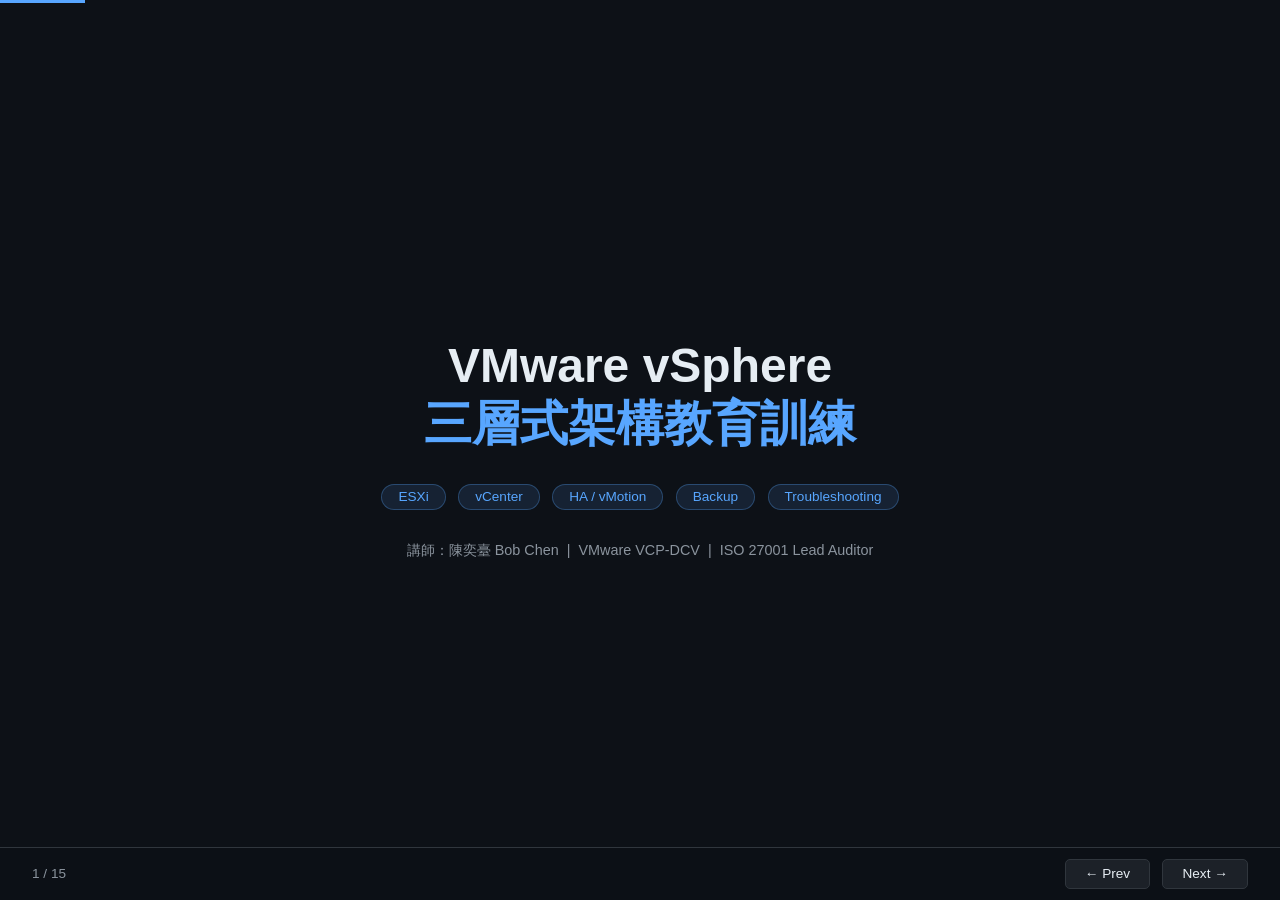
<file: vmware-training.html>
<!DOCTYPE html>
<html lang="zh-TW">
<head>
<meta charset="UTF-8">
<meta name="viewport" content="width=device-width, initial-scale=1.0">
<title>VMware vSphere 三層式架構教育訓練</title>
<style>
:root {
  --bg: #0d1117;
  --bg2: #161b22;
  --card: #1c2128;
  --border: #30363d;
  --blue: #58a6ff;
  --green: #3fb950;
  --orange: #d29922;
  --red: #f85149;
  --purple: #bc8cff;
  --text: #e6edf3;
  --muted: #8b949e;
}
* { margin:0; padding:0; box-sizing:border-box; }
body { background:var(--bg); color:var(--text); font-family:'Segoe UI',Arial,sans-serif; overflow:hidden; }

/* ── Slide container ── */
.deck { width:100vw; height:100vh; position:relative; }
.slide {
  display:none; width:100%; height:100%;
  padding:3.5rem 5rem; position:absolute; top:0; left:0;
  flex-direction:column; justify-content:flex-start;
  animation: fadeIn .35s ease;
}
.slide.active { display:flex; }
@keyframes fadeIn { from{opacity:0;transform:translateY(8px)} to{opacity:1;transform:translateY(0)} }

/* ── Nav bar ── */
.nav-bar {
  position:fixed; bottom:0; left:0; right:0;
  background:rgba(13,17,23,.92); border-top:1px solid var(--border);
  padding:.7rem 2rem; display:flex; align-items:center;
  justify-content:space-between; z-index:99;
}
.nav-bar .slide-info { color:var(--muted); font-size:.85rem; }
.nav-btns { display:flex; gap:.75rem; }
.nav-btns button {
  background:var(--card); border:1px solid var(--border);
  color:var(--text); padding:.4rem 1.2rem; border-radius:5px;
  cursor:pointer; font-size:.85rem; transition:all .2s;
}
.nav-btns button:hover { border-color:var(--blue); color:var(--blue); }
.progress {
  position:fixed; top:0; left:0; height:3px;
  background:var(--blue); transition:width .3s;
}

/* ── Typography ── */
.slide-title {
  font-size:2.2rem; font-weight:700; color:var(--text);
  margin-bottom:.3rem; line-height:1.2;
}
.slide-title .en { font-size:1rem; font-weight:400; color:var(--muted); margin-left:.75rem; }
.slide-sub { color:var(--muted); font-size:1rem; margin-bottom:2rem; }
h3 { font-size:1.15rem; color:var(--blue); margin-bottom:.75rem; }
p  { color:var(--muted); line-height:1.7; font-size:.95rem; }
ul { padding-left:1.4rem; }
ul li { color:var(--muted); font-size:.9rem; line-height:1.8; }
ul li strong { color:var(--text); }

/* ── Title slide ── */
.title-slide { justify-content:center; align-items:center; text-align:center; }
.title-slide .big { font-size:3rem; font-weight:700; line-height:1.2; margin-bottom:.5rem; }
.title-slide .big span { color:var(--blue); }
.badge { display:inline-block; background:rgba(88,166,255,.12); border:1px solid rgba(88,166,255,.3); color:var(--blue); padding:.3rem 1rem; border-radius:20px; font-size:.85rem; margin:.25rem; }
.meta { color:var(--muted); font-size:.9rem; margin-top:1.5rem; }

/* ── Two-col layout ── */
.two-col { display:grid; grid-template-columns:1fr 1fr; gap:2rem; }
.three-col { display:grid; grid-template-columns:1fr 1fr 1fr; gap:1.5rem; }

/* ── Cards ── */
.card {
  background:var(--card); border:1px solid var(--border);
  border-radius:8px; padding:1.25rem;
}
.card h4 { font-size:.85rem; text-transform:uppercase; letter-spacing:.1em; color:var(--blue); margin-bottom:.6rem; }
.card.green h4 { color:var(--green); }
.card.orange h4 { color:var(--orange); }
.card.red h4 { color:var(--red); }
.card.purple h4 { color:var(--purple); }

/* ── Tables ── */
table { width:100%; border-collapse:collapse; font-size:.875rem; }
th { background:var(--card); color:var(--blue); text-align:left; padding:.65rem .9rem; border-bottom:2px solid var(--border); font-weight:600; }
td { padding:.6rem .9rem; border-bottom:1px solid var(--border); color:var(--muted); vertical-align:top; }
tr:hover td { background:rgba(255,255,255,.025); }
td strong { color:var(--text); }
.tag { display:inline-block; padding:.15rem .5rem; border-radius:4px; font-size:.75rem; }
.tag.green { background:rgba(63,185,80,.15); color:var(--green); }
.tag.blue  { background:rgba(88,166,255,.15); color:var(--blue); }
.tag.orange{ background:rgba(210,153,34,.15); color:var(--orange); }
.tag.red   { background:rgba(248,81,73,.15);  color:var(--red); }

/* ── Architecture Diagrams ── */
.diagram { display:flex; flex-direction:column; align-items:center; gap:.5rem; }
.d-row { display:flex; align-items:center; gap:.75rem; flex-wrap:wrap; justify-content:center; }
.d-box {
  background:var(--card); border:1px solid var(--border);
  border-radius:6px; padding:.6rem 1.1rem; font-size:.8rem;
  text-align:center; min-width:100px;
}
.d-box.blue   { border-color:var(--blue);   color:var(--blue); }
.d-box.green  { border-color:var(--green);  color:var(--green); }
.d-box.orange { border-color:var(--orange); color:var(--orange); }
.d-box.red    { border-color:var(--red);    color:var(--red); }
.d-box.purple { border-color:var(--purple); color:var(--purple); }
.d-box small  { display:block; color:var(--muted); font-size:.7rem; }
.d-label { font-size:.75rem; color:var(--muted); text-align:center; }
.d-arrow { color:var(--muted); font-size:1.2rem; }
.d-arrow.h { transform:rotate(-90deg); }
.layer-box {
  width:100%; border:1px solid var(--border); border-radius:8px;
  padding:.75rem 1.25rem; background:var(--card);
}
.layer-box .layer-label {
  font-size:.7rem; text-transform:uppercase; letter-spacing:.12em;
  color:var(--blue); margin-bottom:.5rem;
}

/* ── Checklist ── */
.checklist { list-style:none; padding:0; }
.checklist li {
  display:flex; align-items:flex-start; gap:.6rem;
  color:var(--muted); font-size:.88rem; margin-bottom:.5rem; line-height:1.6;
}
.checklist li::before { content:'☐'; color:var(--border); font-size:.9rem; flex-shrink:0; margin-top:.1rem; }
.checklist li.done::before { content:'✓'; color:var(--green); }

/* Scroll inner content */
.scroll { overflow-y:auto; max-height:calc(100vh - 9rem); padding-right:.5rem; }
.scroll::-webkit-scrollbar { width:4px; }
.scroll::-webkit-scrollbar-thumb { background:var(--border); border-radius:2px; }

.divider { border:none; border-top:1px solid var(--border); margin:1rem 0; }
</style>
</head>
<body>

<div class="progress" id="progress"></div>
<div class="deck" id="deck">

<!-- ════════════════════ SLIDE 0 : 封面 ════════════════════ -->
<div class="slide title-slide active">
  <div class="big">VMware vSphere<br><span>三層式架構教育訓練</span></div>
  <div style="margin-top:1.2rem">
    <span class="badge">ESXi</span>
    <span class="badge">vCenter</span>
    <span class="badge">HA / vMotion</span>
    <span class="badge">Backup</span>
    <span class="badge">Troubleshooting</span>
  </div>
  <p class="meta">講師：陳奕臺 Bob Chen &nbsp;|&nbsp; VMware VCP-DCV &nbsp;|&nbsp; ISO 27001 Lead Auditor</p>
</div>

<!-- ════════════════════ SLIDE 1 : 三層式架構概覽 ════════════════════ -->
<div class="slide">
  <div class="slide-title">三層式架構概覽 <span class="en">VMware 3-Tier Architecture</span></div>
  <p class="slide-sub">Compute、Network、Storage 三層協同運作，由 vCenter 統一管理</p>
  <div class="scroll">
    <div class="diagram">
      <!-- Management Layer -->
      <div class="layer-box" style="border-color:var(--purple)">
        <div class="layer-label" style="color:var(--purple)">Management Layer</div>
        <div class="d-row">
          <div class="d-box purple">vCenter Server<small>集中管理平台</small></div>
          <div class="d-box purple">vSphere Client<small>Web UI / API</small></div>
        </div>
      </div>
      <div class="d-arrow">↓</div>
      <!-- Compute Layer -->
      <div class="layer-box" style="border-color:var(--blue)">
        <div class="layer-label">Compute Layer</div>
        <div class="d-row">
          <div class="d-box blue">ESXi Host 1<small>CPU / RAM</small></div>
          <div class="d-box blue">ESXi Host 2<small>CPU / RAM</small></div>
          <div class="d-box blue">ESXi Host 3<small>CPU / RAM</small></div>
        </div>
      </div>
      <div class="d-row" style="gap:4rem">
        <div class="d-arrow">↓</div>
        <div class="d-arrow">↓</div>
      </div>
      <!-- Network & Storage -->
      <div class="d-row" style="width:100%;align-items:stretch;gap:1.5rem">
        <div class="layer-box" style="border-color:var(--green);flex:1">
          <div class="layer-label" style="color:var(--green)">Network Layer</div>
          <div class="d-row">
            <div class="d-box green">vSwitch / DVS<small>虛擬交換器</small></div>
            <div class="d-box green">VLAN / VXLAN<small>網路隔離</small></div>
          </div>
        </div>
        <div class="layer-box" style="border-color:var(--orange);flex:1">
          <div class="layer-label" style="color:var(--orange)">Storage Layer</div>
          <div class="d-row">
            <div class="d-box orange">Datastore<small>VMFS / NFS</small></div>
            <div class="d-box orange">SAN / NAS<small>共享存儲</small></div>
          </div>
        </div>
      </div>
    </div>
  </div>
</div>

<!-- ════════════════════ SLIDE 2 : ESXi 簡介 ════════════════════ -->
<div class="slide">
  <div class="slide-title">ESXi 簡介 <span class="en">What is ESXi?</span></div>
  <p class="slide-sub">VMware 的 Hypervisor，直接安裝於實體硬體，無需底層 OS</p>
  <div class="scroll two-col">
    <div>
      <div class="card" style="margin-bottom:1rem">
        <h4>Type 1 Hypervisor</h4>
        <div class="diagram">
          <div class="d-box blue" style="width:85%">VM1 &nbsp;&nbsp; VM2 &nbsp;&nbsp; VM3<small>Guest OS + Applications</small></div>
          <div class="d-arrow">↑</div>
          <div class="d-box purple" style="width:85%">VMkernel (ESXi)<small>資源排程與隔離</small></div>
          <div class="d-arrow">↑</div>
          <div class="d-box" style="width:85%">Physical Hardware<small>CPU / RAM / NIC / HDD</small></div>
        </div>
      </div>
    </div>
    <div>
      <div class="card" style="margin-bottom:1rem">
        <h4>核心特性</h4>
        <ul>
          <li><strong>Bare-metal 安裝</strong>：直接跑在硬體上，效能最佳</li>
          <li><strong>VMkernel</strong>：負責 VM 資源排程與硬體溝通</li>
          <li><strong>vSphere Client</strong>：Web UI 管理介面</li>
          <li><strong>ESXi Shell / SSH</strong>：進階指令管理</li>
          <li><strong>High Availability</strong>：搭配 vCenter 支援 HA</li>
        </ul>
      </div>
      <div class="card green">
        <h4>支援的 VM 格式</h4>
        <ul>
          <li>VMDK（VMware 虛擬磁碟）</li>
          <li>OVF / OVA（跨平台部署格式）</li>
          <li>ISO（安裝媒體掛載）</li>
        </ul>
      </div>
    </div>
  </div>
</div>

<!-- ════════════════════ SLIDE 3 : ESXi 安裝需求 ════════════════════ -->
<div class="slide">
  <div class="slide-title">ESXi 安裝需求 <span class="en">Hardware Requirements</span></div>
  <p class="slide-sub">安裝前確認硬體規格，建議使用 VMware HCL 認證設備</p>
  <div class="scroll">
    <table>
      <thead>
        <tr><th>項目</th><th>最低需求</th><th>建議規格</th><th>說明</th></tr>
      </thead>
      <tbody>
        <tr><td><strong>CPU</strong></td><td>2 Core × 64-bit</td><td>2 Socket × 8C以上</td><td>需支援 Intel VT-x 或 AMD-V 虛擬化技術</td></tr>
        <tr><td><strong>RAM</strong></td><td>8 GB</td><td>64 GB 以上</td><td>實際依 VM 數量與規格決定，建議保留 20% 給 ESXi</td></tr>
        <tr><td><strong>Boot Storage</strong></td><td>8 GB (USB/SD)</td><td>SSD 32 GB 以上</td><td>建議使用 M.2 SSD 提升穩定性，避免使用低速 USB</td></tr>
        <tr><td><strong>Datastore</strong></td><td>依需求</td><td>SSD/SAN 共享存儲</td><td>VM 磁碟存放位置，建議與 Boot Storage 分開</td></tr>
        <tr><td><strong>網路卡 NIC</strong></td><td>1 × 1GbE</td><td>2 × 10GbE 以上</td><td>建議最少 2 張 NIC 做 NIC Teaming 備援</td></tr>
        <tr><td><strong>ESXi 版本</strong></td><td>ESXi 7.0</td><td>ESXi 8.0 U2</td><td>選擇對應 vCenter 版本，維持 N-2 版本相容性</td></tr>
      </tbody>
    </table>
    <div class="card" style="margin-top:1.5rem;border-color:var(--orange)">
      <h4 style="color:var(--orange)">⚠ 注意事項</h4>
      <ul>
        <li>安裝前至 <strong>VMware Compatibility Guide (HCL)</strong> 確認硬體相容性</li>
        <li>BIOS 需開啟 <strong>Virtualization Technology (VT-x/AMD-V)</strong> 及 <strong>Hyper-Threading</strong></li>
        <li>Secure Boot、TPM 設定依環境決定是否啟用</li>
      </ul>
    </div>
  </div>
</div>

<!-- ════════════════════ SLIDE 4 : ESXi 資源分配 ════════════════════ -->
<div class="slide">
  <div class="slide-title">ESXi 資源分配 <span class="en">Resource Allocation</span></div>
  <p class="slide-sub">CPU、RAM、Network、Storage 四大資源的分配原則</p>
  <div class="scroll">
    <div class="two-col" style="gap:1rem">
      <div class="card blue">
        <h4>CPU 分配</h4>
        <ul>
          <li><strong>vCPU Overcommit</strong>：建議 1:4 以內（1 pCore → 4 vCPU）</li>
          <li><strong>CPU Reservation</strong>：關鍵 VM 可鎖定保留資源</li>
          <li><strong>CPU Limit</strong>：限制 VM 最大 CPU 用量</li>
          <li><strong>CPU Share</strong>：設定 VM 之間的競爭優先順序</li>
          <li><strong>NUMA Awareness</strong>：大型 VM 需注意 NUMA 邊界</li>
        </ul>
      </div>
      <div class="card green">
        <h4>RAM 分配</h4>
        <ul>
          <li><strong>Memory Balloon</strong>：低壓時 VMware Tools 回收閒置記憶體</li>
          <li><strong>Memory Swap</strong>：緊急時使用 Swap（效能最差，應避免）</li>
          <li><strong>Transparent Page Sharing (TPS)</strong>：相同 OS 頁面去重</li>
          <li><strong>Reservation</strong>：HA 或關鍵 VM 鎖定保留 RAM</li>
          <li>建議實體 RAM 使用率 &lt; 75%</li>
        </ul>
      </div>
      <div class="card" style="border-color:var(--purple)">
        <h4 style="color:var(--purple)">Network 分配</h4>
        <ul>
          <li><strong>vSwitch</strong>：Standard (VSS) 或 Distributed (DVS)</li>
          <li><strong>Port Group</strong>：依業務劃分 VLAN</li>
          <li><strong>VMkernel Port</strong>：管理、vMotion、iSCSI、Fault Tolerance 各自獨立</li>
          <li><strong>NIC Teaming</strong>：Active/Active 或 Active/Standby 備援</li>
        </ul>
      </div>
      <div class="card orange">
        <h4>Storage 分配</h4>
        <ul>
          <li><strong>VMFS</strong>：Block Storage（FC/iSCSI SAN）</li>
          <li><strong>NFS</strong>：File Storage（NAS）</li>
          <li><strong>vSAN</strong>：超融合架構，ESXi 本機磁碟組成叢集存儲</li>
          <li><strong>Thin vs Thick</strong>：Thin Provision 節省空間但需監控 Over-commit</li>
          <li>生產環境建議使用共享存儲，支援 HA/vMotion</li>
        </ul>
      </div>
    </div>
  </div>
</div>

<!-- ════════════════════ SLIDE 5 : vCenter 安裝設定 ════════════════════ -->
<div class="slide">
  <div class="slide-title">vCenter 安裝設定 <span class="en">vCenter Installation</span></div>
  <p class="slide-sub">建議使用 VCSA（vCenter Server Appliance）— Linux-based，維護簡單</p>
  <div class="scroll">
    <table style="margin-bottom:1.5rem">
      <thead>
        <tr><th>項目</th><th>VCSA（建議）</th><th>Windows vCenter</th></tr>
      </thead>
      <tbody>
        <tr><td><strong>作業系統</strong></td><td>Photon OS（內建）</td><td>需自備 Windows Server</td></tr>
        <tr><td><strong>資源需求</strong></td><td>最低 2 vCPU / 12 GB RAM</td><td>需額外 Windows License</td></tr>
        <tr><td><strong>資料庫</strong></td><td>內建 PostgreSQL</td><td>需外掛 SQL Server</td></tr>
        <tr><td><strong>維護難度</strong></td><td><span class="tag green">低</span> 內建更新機制</td><td><span class="tag orange">高</span> 需維護 OS + DB</td></tr>
        <tr><td><strong>VMware 支援</strong></td><td>官方主推，長期支援</td><td>新版本已停止</td></tr>
      </tbody>
    </table>
    <div class="card blue">
      <h4>VCSA 安裝步驟</h4>
      <div class="d-row" style="justify-content:flex-start;flex-wrap:wrap;gap:.5rem">
        <div class="d-box blue" style="min-width:auto;padding:.5rem .9rem;font-size:.78rem">① 下載 ISO</div>
        <div class="d-arrow h">→</div>
        <div class="d-box blue" style="min-width:auto;padding:.5rem .9rem;font-size:.78rem">② Stage 1<small>部署 OVA</small></div>
        <div class="d-arrow h">→</div>
        <div class="d-box blue" style="min-width:auto;padding:.5rem .9rem;font-size:.78rem">③ Stage 2<small>SSO 設定</small></div>
        <div class="d-arrow h">→</div>
        <div class="d-box blue" style="min-width:auto;padding:.5rem .9rem;font-size:.78rem">④ 加入 ESXi</div>
        <div class="d-arrow h">→</div>
        <div class="d-box green" style="min-width:auto;padding:.5rem .9rem;font-size:.78rem">⑤ 完成</div>
      </div>
    </div>
  </div>
</div>

<!-- ════════════════════ SLIDE 6 : vCenter 管理架構 ════════════════════ -->
<div class="slide">
  <div class="slide-title">vCenter 管理架構 <span class="en">vCenter Hierarchy &amp; Features</span></div>
  <p class="slide-sub">以邏輯層級管理所有 ESXi 主機與虛擬機</p>
  <div class="scroll two-col">
    <div>
      <h3>管理層級架構</h3>
      <div class="diagram">
        <div class="d-box purple" style="width:90%">vCenter Server<small>SSO Domain 根節點</small></div>
        <div class="d-arrow">↓</div>
        <div class="d-box blue" style="width:80%">Datacenter<small>邏輯資料中心</small></div>
        <div class="d-arrow">↓</div>
        <div class="d-box blue" style="width:70%">Cluster<small>HA / DRS 叢集</small></div>
        <div class="d-arrow">↓</div>
        <div class="d-row">
          <div class="d-box green" style="min-width:auto">ESXi Host 1</div>
          <div class="d-box green" style="min-width:auto">ESXi Host 2</div>
        </div>
        <div class="d-arrow">↓</div>
        <div class="d-row">
          <div class="d-box" style="font-size:.75rem;min-width:auto">VM</div>
          <div class="d-box" style="font-size:.75rem;min-width:auto">VM</div>
          <div class="d-box" style="font-size:.75rem;min-width:auto">VM</div>
        </div>
      </div>
    </div>
    <div>
      <h3>主要功能</h3>
      <table>
        <thead><tr><th>功能</th><th>說明</th></tr></thead>
        <tbody>
          <tr><td><strong>DRS</strong></td><td>自動負載均衡，依資源使用率遷移 VM</td></tr>
          <tr><td><strong>HA</strong></td><td>Host 故障時自動在其他 Host 重啟 VM</td></tr>
          <tr><td><strong>vMotion</strong></td><td>Live migration，不停機遷移 VM</td></tr>
          <tr><td><strong>Storage vMotion</strong></td><td>線上遷移 VM 磁碟至其他 Datastore</td></tr>
          <tr><td><strong>Distributed Switch</strong></td><td>跨 Host 的集中式虛擬交換器管理</td></tr>
          <tr><td><strong>Content Library</strong></td><td>集中管理 ISO、OVF Template</td></tr>
          <tr><td><strong>vSphere Tags</strong></td><td>資源分類與自動化原則套用</td></tr>
          <tr><td><strong>Role &amp; Permission</strong></td><td>RBAC 角色與權限管理</td></tr>
        </tbody>
      </table>
    </div>
  </div>
</div>

<!-- ════════════════════ SLIDE 7 : vSphere HA ════════════════════ -->
<div class="slide">
  <div class="slide-title">vSphere HA <span class="en">High Availability</span></div>
  <p class="slide-sub">ESXi Host 發生故障時，自動在叢集其他 Host 重啟 VM</p>
  <div class="scroll two-col">
    <div>
      <h3>HA 運作流程</h3>
      <div class="card" style="margin-bottom:1rem">
        <div class="diagram">
          <div class="d-row">
            <div class="d-box blue">Host 1<small>運作中</small></div>
            <div class="d-box blue">Host 2<small>運作中</small></div>
            <div class="d-box red">Host 3<small>❌ 故障</small></div>
          </div>
          <div class="d-arrow">↓ HA 偵測故障（~30秒）</div>
          <div class="d-row">
            <div class="d-box blue">Host 1<small>VM-A 重啟</small></div>
            <div class="d-box blue">Host 2<small>VM-B 重啟</small></div>
            <div class="d-box red">Host 3<small>離線</small></div>
          </div>
        </div>
      </div>
      <div class="card orange">
        <h4>HA 先決條件</h4>
        <ul>
          <li>需建立 vSphere Cluster</li>
          <li>所有 Host 需使用<strong>共享存儲</strong>（SAN/NAS/vSAN）</li>
          <li>需有足夠的 <strong>Failover 預留容量</strong></li>
          <li>VMware Tools 需安裝於 VM</li>
        </ul>
      </div>
    </div>
    <div>
      <h3>HA 設定重點</h3>
      <table>
        <thead><tr><th>設定項目</th><th>說明</th><th>建議值</th></tr></thead>
        <tbody>
          <tr><td><strong>Host Monitoring</strong></td><td>偵測 Host 心跳</td><td>啟用</td></tr>
          <tr><td><strong>Admission Control</strong></td><td>保留 Failover 容量</td><td>1 Host 容量</td></tr>
          <tr><td><strong>VM Restart Priority</strong></td><td>VM 重啟優先順序</td><td>依業務等級設定</td></tr>
          <tr><td><strong>VM Monitoring</strong></td><td>偵測 Guest OS 心跳</td><td>啟用</td></tr>
          <tr><td><strong>Heartbeat Datastore</strong></td><td>備援心跳偵測</td><td>設定 2 個以上</td></tr>
          <tr><td><strong>Isolation Response</strong></td><td>Host 網路隔離時 VM 處置</td><td>Power Off</td></tr>
        </tbody>
      </table>
    </div>
  </div>
</div>

<!-- ════════════════════ SLIDE 8 : vMotion ════════════════════ -->
<div class="slide">
  <div class="slide-title">vMotion <span class="en">Live VM Migration</span></div>
  <p class="slide-sub">不停機將 VM 從一台 ESXi Host 遷移至另一台</p>
  <div class="scroll two-col">
    <div>
      <h3>vMotion 遷移流程</h3>
      <div class="diagram">
        <div class="d-box blue" style="width:85%">Source Host<br><small>VM 記憶體狀態完整複製</small></div>
        <div class="d-arrow">↓ ① 預複製記憶體（Pre-copy）</div>
        <div class="d-box" style="width:85%">傳輸差異頁面<small>持續追蹤變更的記憶體頁面</small></div>
        <div class="d-arrow">↓ ② Stun（極短暫暫停 &lt;1ms）</div>
        <div class="d-box green" style="width:85%">Destination Host<br><small>VM 在目標 Host 恢復執行</small></div>
        <div class="d-arrow">↓ ③ 來源 VM 清除</div>
        <div class="d-box" style="width:85%">Migration 完成 ✓</div>
      </div>
    </div>
    <div>
      <h3>vMotion 需求</h3>
      <table style="margin-bottom:1rem">
        <thead><tr><th>條件</th><th>說明</th></tr></thead>
        <tbody>
          <tr><td><strong>共享存儲</strong></td><td>VM 磁碟須在兩台 Host 皆可存取的 Datastore</td></tr>
          <tr><td><strong>VMkernel Port</strong></td><td>來源與目標 Host 各需一個 vMotion 專用 VMkernel</td></tr>
          <tr><td><strong>相容 CPU</strong></td><td>CPU 世代需相容（或啟用 EVC Mode）</td></tr>
          <tr><td><strong>網路連通</strong></td><td>VM 所用的 Port Group 在目標 Host 也需存在</td></tr>
          <tr><td><strong>vCenter</strong></td><td>需透過 vCenter 執行，Host 間需在同一 Cluster 或 Cross-vCenter</td></tr>
        </tbody>
      </table>
      <div class="card green">
        <h4>vMotion 應用場景</h4>
        <ul>
          <li>ESXi Host 維護前撤離所有 VM（Maintenance Mode）</li>
          <li>DRS 自動負載均衡觸發</li>
          <li>排程遷移（省電、資源調配）</li>
        </ul>
      </div>
    </div>
  </div>
</div>

<!-- ════════════════════ SLIDE 9 : HA vs vMotion ════════════════════ -->
<div class="slide">
  <div class="slide-title">HA vs vMotion 比較 <span class="en">Comparison</span></div>
  <p class="slide-sub">兩種技術互補，共同保障服務可用性</p>
  <div class="scroll">
    <table style="margin-bottom:2rem">
      <thead>
        <tr><th>項目</th><th>vSphere HA</th><th>vMotion</th></tr>
      </thead>
      <tbody>
        <tr><td><strong>目的</strong></td><td>Host 故障自動復原</td><td>不停機主動遷移</td></tr>
        <tr><td><strong>觸發方式</strong></td><td>自動（偵測故障後）</td><td>手動或 DRS 自動</td></tr>
        <tr><td><strong>停機時間</strong></td><td><span class="tag orange">有停機</span>（分鐘級重啟）</td><td><span class="tag green">零停機</span>（毫秒級切換）</td></tr>
        <tr><td><strong>使用情境</strong></td><td>非預期故障（Hardware Failure）</td><td>預期維護、負載均衡</td></tr>
        <tr><td><strong>共享存儲需求</strong></td><td>必須</td><td>必須</td></tr>
        <tr><td><strong>vMotion 網路需求</strong></td><td>不需要</td><td>需要（建議 10GbE）</td></tr>
        <tr><td><strong>CPU 相容性</strong></td><td>不需要</td><td>需要（或 EVC）</td></tr>
        <tr><td><strong>VM 資料遺失</strong></td><td>重啟前未寫入資料可能遺失</td><td>無資料遺失</td></tr>
      </tbody>
    </table>
    <div class="card blue">
      <h4>搭配使用建議</h4>
      <ul>
        <li>啟用 <strong>HA</strong> 作為底線保護，確保 Host 故障時 VM 自動重啟</li>
        <li>啟用 <strong>DRS + vMotion</strong> 做動態負載均衡，維護前先 vMotion 撤離 VM</li>
        <li>關鍵業務可搭配 <strong>Fault Tolerance (FT)</strong> 達到零停機零資料遺失（限制：最多 4 vCPU）</li>
      </ul>
    </div>
  </div>
</div>

<!-- ════════════════════ SLIDE 10 : 備份機制 ════════════════════ -->
<div class="slide">
  <div class="slide-title">備份與備援機制 <span class="en">Backup &amp; Recovery</span></div>
  <p class="slide-sub">多層次備份策略，確保資料可恢復性與業務連續性</p>
  <div class="scroll">
    <div class="two-col" style="margin-bottom:1.5rem">
      <div>
        <h3>Snapshot 快照</h3>
        <div class="card" style="margin-bottom:.75rem">
          <div class="diagram">
            <div class="d-box blue" style="width:85%">Base Disk (VMDK)<small>原始磁碟狀態</small></div>
            <div class="d-arrow">↓ 建立 Snapshot</div>
            <div class="d-box green" style="width:85%">Delta Disk (-000001.vmdk)<small>記錄快照後的所有變更</small></div>
            <div class="d-row">
              <div style="font-size:.78rem;color:var(--green)">還原 → 回到 Base</div>
              <div style="font-size:.78rem;color:var(--muted)">刪除 → 合併 Delta</div>
            </div>
          </div>
        </div>
        <div class="card orange">
          <h4>Snapshot 注意事項</h4>
          <ul>
            <li>Snapshot ≠ 備份，不可長期保留（&gt;72hr 影響效能）</li>
            <li>Delta Disk 持續成長，需監控 Datastore 空間</li>
            <li>建議於更新/測試前建立，完成後立即刪除</li>
          </ul>
        </div>
      </div>
      <div>
        <h3>RPO / RTO 定義</h3>
        <div class="card blue" style="margin-bottom:.75rem">
          <h4>RPO（Recovery Point Objective）</h4>
          <p>可接受的最大資料遺失時間<br>例：RPO = 1hr → 最多損失 1 小時資料</p>
        </div>
        <div class="card green">
          <h4>RTO（Recovery Time Objective）</h4>
          <p>可接受的最大恢復時間<br>例：RTO = 4hr → 4 小時內必須恢復服務</p>
        </div>
      </div>
    </div>
    <h3>備份方案比較</h3>
    <table>
      <thead>
        <tr><th>方案</th><th>類型</th><th>RPO</th><th>RTO</th><th>適用情境</th></tr>
      </thead>
      <tbody>
        <tr><td><strong>VM Snapshot</strong></td><td>狀態保存</td><td>即時</td><td>分鐘級</td><td>短期操作保護</td></tr>
        <tr><td><strong>Veeam Backup</strong></td><td>Image-based 備份</td><td>分鐘~小時</td><td>&lt;15 分鐘</td><td>企業完整備份首選</td></tr>
        <tr><td><strong>vSphere Replication</strong></td><td>非同步複製</td><td>分鐘~1hr</td><td>分鐘級</td><td>DR 站台複製</td></tr>
        <tr><td><strong>Site Recovery Manager</strong></td><td>DR 自動化</td><td>分鐘級</td><td>&lt;1 分鐘</td><td>大規模 DR 切換</td></tr>
        <tr><td><strong>Storage Snapshot</strong></td><td>儲存陣列快照</td><td>即時</td><td>秒級</td><td>存儲層保護</td></tr>
      </tbody>
    </table>
  </div>
</div>

<!-- ════════════════════ SLIDE 11 : 備份架構 ════════════════════ -->
<div class="slide">
  <div class="slide-title">備份架構設計 <span class="en">Backup Architecture</span></div>
  <p class="slide-sub">以 Veeam Backup &amp; Replication 為例的常見企業架構</p>
  <div class="scroll">
    <div class="diagram" style="margin-bottom:1.5rem">
      <div class="d-row" style="width:100%;align-items:stretch;gap:1rem">
        <div class="layer-box" style="border-color:var(--blue);flex:2">
          <div class="layer-label">Production Site</div>
          <div class="d-row">
            <div class="d-box blue">ESXi Host 1<small>VM-A, VM-B</small></div>
            <div class="d-box blue">ESXi Host 2<small>VM-C, VM-D</small></div>
            <div class="d-box purple">vCenter<small>管理</small></div>
          </div>
        </div>
        <div style="display:flex;align-items:center;color:var(--muted);font-size:.9rem">→<br>CBT</div>
        <div class="layer-box" style="border-color:var(--green);flex:1">
          <div class="layer-label" style="color:var(--green)">Backup Server</div>
          <div class="d-box green">Veeam B&amp;R<small>排程 / Job 管理</small></div>
          <div style="margin-top:.5rem">
            <div class="d-box green" style="margin-top:.4rem">Backup Repository<small>備份存儲位置</small></div>
          </div>
        </div>
        <div style="display:flex;align-items:center;color:var(--muted);font-size:.9rem">→<br>Replication</div>
        <div class="layer-box" style="border-color:var(--orange);flex:1">
          <div class="layer-label" style="color:var(--orange)">DR Site</div>
          <div class="d-box orange">ESXi / vCenter<small>DR 環境</small></div>
          <div class="d-box orange" style="margin-top:.4rem">Offsite Repo<small>異地備份</small></div>
        </div>
      </div>
    </div>
    <div class="card blue">
      <h4>CBT（Changed Block Tracking）說明</h4>
      <ul>
        <li>ESXi 內建機制，追蹤 VM 磁碟的變更區塊</li>
        <li>增量備份只傳輸「上次備份後有變更的區塊」，大幅減少備份視窗與網路流量</li>
        <li>若 CBT 異常（Snapshot 殘留、強制關機），需執行 CBT Reset</li>
      </ul>
    </div>
  </div>
</div>

<!-- ════════════════════ SLIDE 12 : 點檢清單 ════════════════════ -->
<div class="slide">
  <div class="slide-title">基礎點檢清單 <span class="en">Operational Checklist</span></div>
  <p class="slide-sub">定期執行點檢，確保環境穩定，降低故障風險</p>
  <div class="scroll three-col">
    <div class="card blue">
      <h4>每日 Daily</h4>
      <ul class="checklist">
        <li>確認 vCenter 告警（Alarms）無紅色</li>
        <li>確認所有 ESXi Host 狀態為 Connected</li>
        <li>確認 VM 運行狀態，無意外關機</li>
        <li>確認備份 Job 執行結果（成功/失敗）</li>
        <li>檢查 Datastore 使用率 &lt; 80%</li>
        <li>確認 HA / DRS 叢集狀態正常</li>
      </ul>
    </div>
    <div class="card green">
      <h4>每週 Weekly</h4>
      <ul class="checklist">
        <li>確認 ESXi Host CPU / RAM 平均使用率趨勢</li>
        <li>清理過期 Snapshot（&gt;7天）</li>
        <li>確認 NIC Teaming 備援狀態</li>
        <li>確認 Storage Path 狀態（Active/Standby）</li>
        <li>確認 vCenter / ESXi 是否有可用更新</li>
        <li>確認 VMware Tools 版本狀態</li>
        <li>確認備份 Repository 空間充足</li>
      </ul>
    </div>
    <div class="card orange">
      <h4>每月 Monthly</h4>
      <ul class="checklist">
        <li>執行備份還原測試（DR Drill）</li>
        <li>確認 SSL 憑證有效期限</li>
        <li>確認 vCenter DB 大小與效能</li>
        <li>審查 Role &amp; Permission 設定</li>
        <li>確認 ESXi 系統日誌無異常</li>
        <li>確認 UPS / 電源備援狀態</li>
        <li>更新容量規劃報告</li>
      </ul>
    </div>
  </div>
</div>

<!-- ════════════════════ SLIDE 13 : 障礙排除 ════════════════════ -->
<div class="slide">
  <div class="slide-title">常見問題與障礙排除 <span class="en">Troubleshooting</span></div>
  <p class="slide-sub">常見故障現象、原因分析與對應處置</p>
  <div class="scroll">
    <table>
      <thead>
        <tr><th>現象</th><th>可能原因</th><th>排除步驟</th><th>嚴重度</th></tr>
      </thead>
      <tbody>
        <tr>
          <td><strong>ESXi Host 變成 Not Responding</strong></td>
          <td>Management Network 中斷、主機當機</td>
          <td>① Ping 管理 IP → ② SSH 登入測試 → ③ 查 vmkernel log → ④ IPMI/iDRAC 確認主機狀態</td>
          <td><span class="tag red">Critical</span></td>
        </tr>
        <tr>
          <td><strong>VM 無法啟動 (Failed to power on)</strong></td>
          <td>Datastore 空間不足、資源不足、Snapshot 損壞</td>
          <td>① 確認 Datastore 空間 → ② 確認 CPU/RAM 容量 → ③ 檢查 vmware.log → ④ 移除孤立 Snapshot</td>
          <td><span class="tag red">High</span></td>
        </tr>
        <tr>
          <td><strong>vMotion 失敗</strong></td>
          <td>vMotion 網路不通、CPU 不相容、Snapshot 存在</td>
          <td>① 確認 vMotion VMkernel 連通 → ② 確認 EVC Mode → ③ 確認 VM 無 Snapshot → ④ 查 vCenter event log</td>
          <td><span class="tag orange">Medium</span></td>
        </tr>
        <tr>
          <td><strong>Datastore 空間爆滿</strong></td>
          <td>Snapshot 未清理、VM 磁碟成長、Log 累積</td>
          <td>① 確認並刪除過期 Snapshot → ② 確認 Thin Disk 實際佔用 → ③ 移動 VM 至其他 Datastore</td>
          <td><span class="tag orange">High</span></td>
        </tr>
        <tr>
          <td><strong>HA 未觸發 Failover</strong></td>
          <td>Admission Control 容量不足、Datastore Heartbeat 異常</td>
          <td>① 確認 Admission Control 設定 → ② 確認 Heartbeat Datastore 連通 → ③ 確認 vCenter 可連線至所有 Host</td>
          <td><span class="tag red">Critical</span></td>
        </tr>
        <tr>
          <td><strong>vCenter 無法登入</strong></td>
          <td>SSO 服務異常、憑證過期、資料庫服務停止</td>
          <td>① SSH 登入 VCSA → ② 執行 service-control --status --all → ③ 重啟 vmware-vpxd → ④ 確認憑證有效期</td>
          <td><span class="tag red">Critical</span></td>
        </tr>
      </tbody>
    </table>
    <div class="card blue" style="margin-top:1.25rem">
      <h4>關鍵 Log 位置</h4>
      <ul>
        <li><strong>ESXi vmkernel</strong>：/var/log/vmkernel.log（Host 核心訊息）</li>
        <li><strong>ESXi hostd</strong>：/var/log/hostd.log（Host Agent 訊息）</li>
        <li><strong>vCenter vpxd</strong>：/var/log/vmware/vpxd/vpxd.log（vCenter 核心）</li>
        <li><strong>VM 開機 log</strong>：[Datastore] VM名稱/vmware.log</li>
      </ul>
    </div>
  </div>
</div>

<!-- ════════════════════ SLIDE 14 : Q&A ════════════════════ -->
<div class="slide title-slide">
  <div class="big">Q &amp; A<br><span>問題與討論</span></div>
  <p style="color:var(--muted);margin-top:1.5rem;font-size:1.05rem">感謝各位的參與，歡迎提問</p>
  <div style="margin-top:2rem">
    <span class="badge">Bob Chen</span>
    <span class="badge">nelsonchen0824@gmail.com</span>
    <span class="badge">VMware VCP-DCV</span>
  </div>
</div>

</div><!-- end deck -->

<!-- ── Navigation bar ── -->
<nav class="nav-bar">
  <span class="slide-info" id="slideInfo">1 / 15</span>
  <div class="nav-btns">
    <button id="btnPrev">← Prev</button>
    <button id="btnNext">Next →</button>
  </div>
</nav>

<script>
const slides = document.querySelectorAll('.slide');
const info   = document.getElementById('slideInfo');
const prog   = document.getElementById('progress');
let cur = 0;

function go(n) {
  slides[cur].classList.remove('active');
  cur = (n + slides.length) % slides.length;
  slides[cur].classList.add('active');
  info.textContent = (cur + 1) + ' / ' + slides.length;
  prog.style.width = ((cur + 1) / slides.length * 100) + '%';
}

document.getElementById('btnNext').addEventListener('click', () => go(cur + 1));
document.getElementById('btnPrev').addEventListener('click', () => go(cur - 1));

document.addEventListener('keydown', e => {
  if (e.key === 'ArrowRight' || e.key === 'ArrowDown' || e.key === ' ') go(cur + 1);
  if (e.key === 'ArrowLeft'  || e.key === 'ArrowUp')                    go(cur - 1);
});

go(0);
</script>
</body>
</html>
</file>
